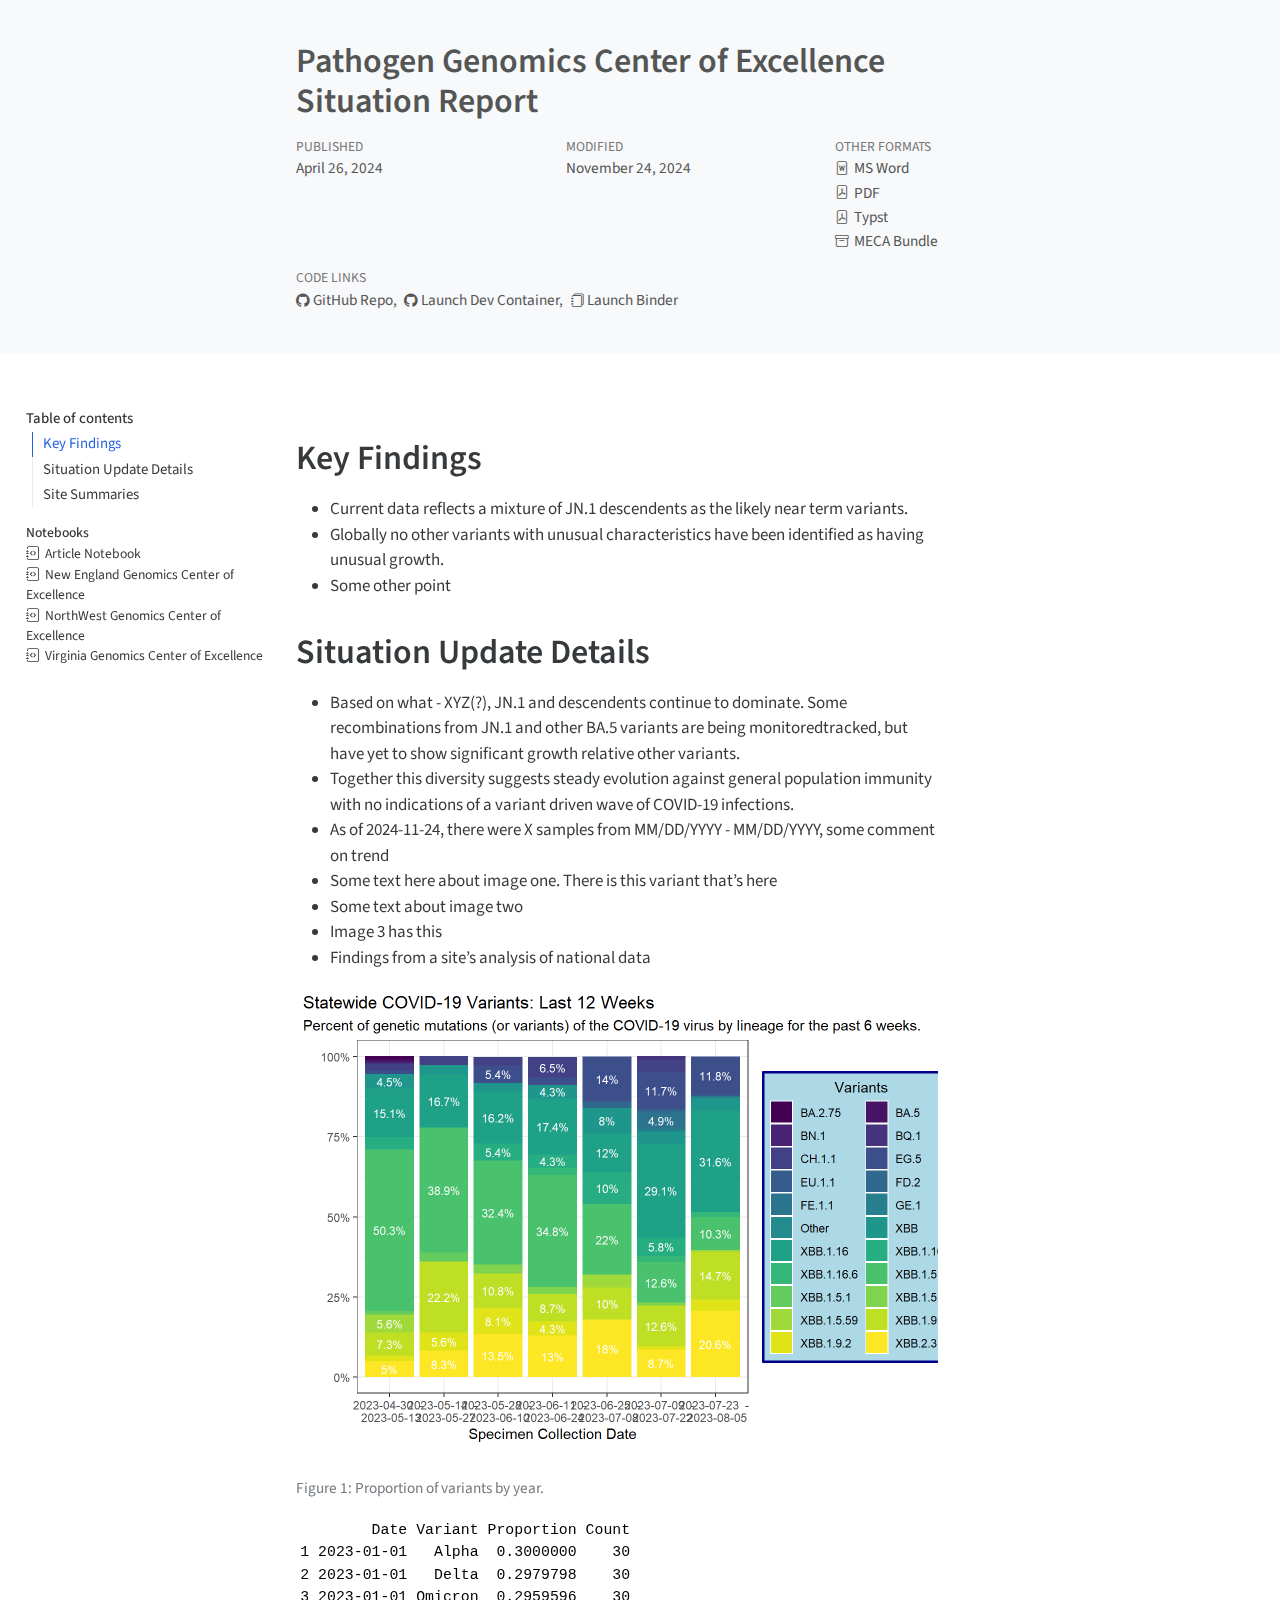
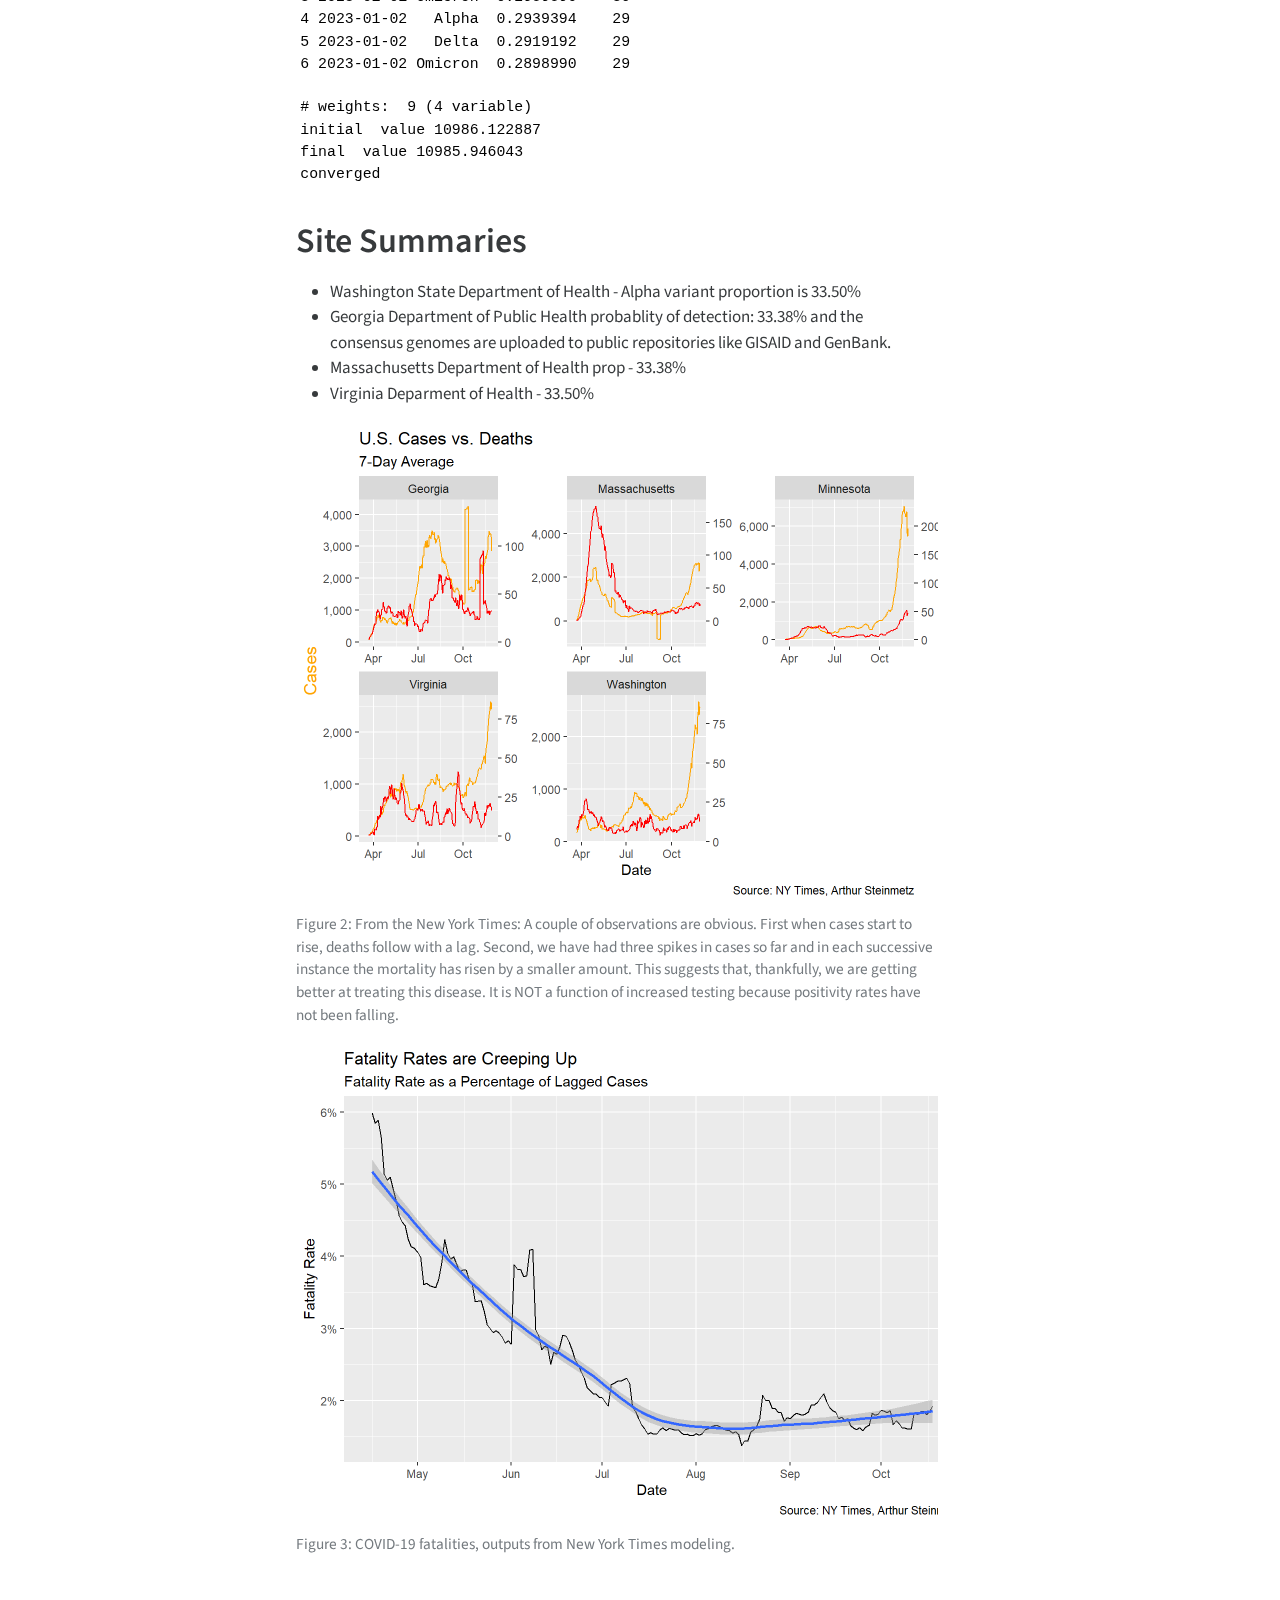
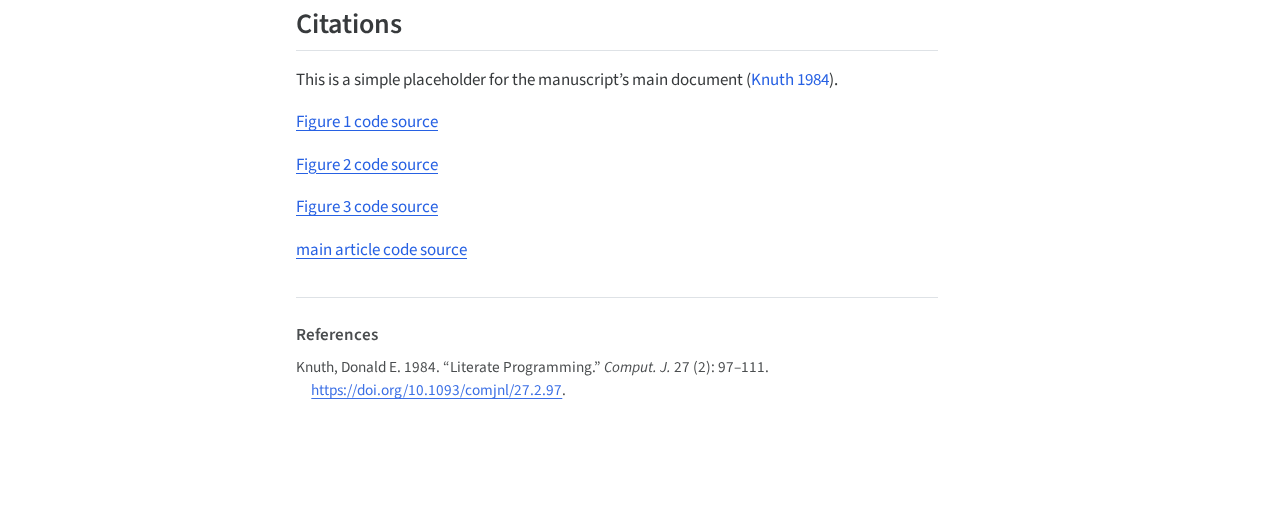
<file: index.html>
<!DOCTYPE html>
<html xmlns="http://www.w3.org/1999/xhtml" lang="en" xml:lang="en"><head>

<meta charset="utf-8">
<meta name="generator" content="quarto-1.5.22">

<meta name="viewport" content="width=device-width, initial-scale=1.0, user-scalable=yes">

<meta name="dcterms.date" content="2024-04-26">

<title>Pathogen Genomics Center of Excellence Situation Report</title>
<style>
code{white-space: pre-wrap;}
span.smallcaps{font-variant: small-caps;}
div.columns{display: flex; gap: min(4vw, 1.5em);}
div.column{flex: auto; overflow-x: auto;}
div.hanging-indent{margin-left: 1.5em; text-indent: -1.5em;}
ul.task-list{list-style: none;}
ul.task-list li input[type="checkbox"] {
  width: 0.8em;
  margin: 0 0.8em 0.2em -1em; /* quarto-specific, see https://github.com/quarto-dev/quarto-cli/issues/4556 */ 
  vertical-align: middle;
}
/* CSS for citations */
div.csl-bib-body { }
div.csl-entry {
  clear: both;
  margin-bottom: 0em;
}
.hanging-indent div.csl-entry {
  margin-left:2em;
  text-indent:-2em;
}
div.csl-left-margin {
  min-width:2em;
  float:left;
}
div.csl-right-inline {
  margin-left:2em;
  padding-left:1em;
}
div.csl-indent {
  margin-left: 2em;
}</style>


<script src="site_libs/clipboard/clipboard.min.js"></script>
<script src="site_libs/quarto-html/quarto.js"></script>
<script src="site_libs/quarto-html/popper.min.js"></script>
<script src="site_libs/quarto-html/tippy.umd.min.js"></script>
<script src="site_libs/quarto-html/anchor.min.js"></script>
<link href="site_libs/quarto-html/tippy.css" rel="stylesheet">
<link href="site_libs/quarto-html/quarto-syntax-highlighting.css" rel="stylesheet" id="quarto-text-highlighting-styles">
<script src="site_libs/bootstrap/bootstrap.min.js"></script>
<link href="site_libs/bootstrap/bootstrap-icons.css" rel="stylesheet">
<link href="site_libs/bootstrap/bootstrap.min.css" rel="stylesheet" id="quarto-bootstrap" data-mode="light">
<script src="site_libs/quarto-contrib/glightbox/glightbox.min.js"></script>
<link href="site_libs/quarto-contrib/glightbox/glightbox.min.css" rel="stylesheet">
<link href="site_libs/quarto-contrib/glightbox/lightbox.css" rel="stylesheet">
<script async="" src="https://hypothes.is/embed.js"></script>
<script>
  window.document.addEventListener("DOMContentLoaded", function (_event) {
    document.body.classList.add('hypothesis-enabled');
  });
</script>


<meta name="citation_title" content="Pathogen Genomics Center of Excellence Situation Report">
<meta name="citation_publication_date" content="2024-04-26">
<meta name="citation_cover_date" content="2024-04-26">
<meta name="citation_year" content="2024">
<meta name="citation_online_date" content="2024-04-26">
<meta name="citation_language" content="en">
<meta name="citation_reference" content="citation_title=Literate programming;,citation_author=Donald E. Knuth;,citation_publication_date=1984-05;,citation_cover_date=1984-05;,citation_year=1984;,citation_fulltext_html_url=https://doi.org/10.1093/comjnl/27.2.97;,citation_issue=2;,citation_doi=10.1093/comjnl/27.2.97;,citation_issn=0010-4620;,citation_volume=27;,citation_journal_title=Comput. J.;,citation_publisher=Oxford University Press, Inc.;">
</head>

<body>

<header id="title-block-header" class="quarto-title-block default toc-left page-columns page-full">
  <div class="quarto-title-banner page-columns page-full">
    <div class="quarto-title column-body">
      <h1 class="title">Pathogen Genomics Center of Excellence Situation Report</h1>
          </div>

    
    <div class="quarto-title-meta-container">
      <div class="quarto-title-meta-column-start">
        
        <div class="quarto-title-meta">

                
                <div>
            <div class="quarto-title-meta-heading">Published</div>
            <div class="quarto-title-meta-contents">
              <p class="date">April 26, 2024</p>
            </div>
          </div>
          
                <div>
            <div class="quarto-title-meta-heading">Modified</div>
            <div class="quarto-title-meta-contents">
              <p class="date-modified">November 24, 2024</p>
            </div>
          </div>
                
              </div>
      </div>
      <div class="quarto-title-meta-column-end quarto-other-formats-target">
      <div class="quarto-alternate-formats"><div class="quarto-title-meta-heading">Other Formats</div><div class="quarto-title-meta-contents"><p><a href="index.docx"><i class="bi bi-file-word"></i>MS Word</a></p></div><div class="quarto-title-meta-contents"><p><a href="report.pdf"><i class="bi bi-file-pdf"></i>PDF</a></p></div><div class="quarto-title-meta-contents"><p><a href="typst-report.pdf"><i class="bi bi-file-pdf"></i>Typst</a></p></div><div class="quarto-title-meta-contents"><p><a href="index-meca.zip" data-meca-link="true"><i class="bi bi-archive"></i>MECA Bundle</a></p></div></div></div>
    </div>



    <div class="quarto-other-links-text-target">
    <div class="quarto-code-links"><div class="quarto-title-meta-heading">Code Links</div><div class="quarto-title-meta-contents"><span style="padding-right: 0.5em;"><a href="https://github.com/coe-test-org/sitrep-demo/" target="_blank"><i class="bi bi-github"></i>GitHub Repo</a>,</span><span style="padding-right: 0.5em;"><a href="https://github.com/codespaces/new/coe-test-org/sitrep-demo?resume=1" target="_blank"><i class="bi bi-github"></i>Launch Dev Container</a>,</span><span><a href="https://mybinder.org/v2/gh/coe-test-org/sitrep-demo/HEAD?urlpath=rstudio" target="_blank"><i class="bi bi-journals"></i>Launch Binder</a></span></div></div></div>  </div>
</header><div id="quarto-content" class="page-columns page-rows-contents page-layout-article toc-left">
<div id="quarto-sidebar-toc-left" class="sidebar toc-left">
  <nav id="TOC" role="doc-toc" class="toc-active">
    <h2 id="toc-title">Table of contents</h2>
   
  <ul>
  <li><a href="#key-findings" id="toc-key-findings" class="nav-link active" data-scroll-target="#key-findings">Key Findings</a></li>
  <li><a href="#situation-update-details" id="toc-situation-update-details" class="nav-link" data-scroll-target="#situation-update-details">Situation Update Details</a></li>
  <li><a href="#site-summaries" id="toc-site-summaries" class="nav-link" data-scroll-target="#site-summaries">Site Summaries</a>
  <ul class="collapse">
  <li><a href="#citations" id="toc-citations" class="nav-link" data-scroll-target="#citations">Citations</a></li>
  </ul></li>
  </ul>
<div class="quarto-alternate-notebooks"><h2>Notebooks</h2><ul><li><a href="index-preview.html"><i class="bi bi-journal-code"></i>Article Notebook</a></li><li><a href="notebooks\necoe-preview.html"><i class="bi bi-journal-code"></i>New England Genomics Center of Excellence</a></li><li><a href="notebooks\nwcoe-preview.html"><i class="bi bi-journal-code"></i>NorthWest Genomics Center of Excellence</a></li><li><a href="notebooks\vacoe-preview.html"><i class="bi bi-journal-code"></i>Virginia Genomics Center of Excellence</a></li></ul></div></nav>
</div>
<div id="quarto-margin-sidebar" class="sidebar margin-sidebar zindex-bottom">
</div>
<main class="content quarto-banner-title-block" id="quarto-document-content">



  


<section id="key-findings" class="level1">
<h1>Key Findings</h1>
<ul>
<li>Current data reflects a mixture of JN.1 descendents as the likely near term variants.<br>
</li>
<li>Globally no other variants with unusual characteristics have been identified as having unusual growth.</li>
<li>Some other point</li>
</ul>
</section>
<section id="situation-update-details" class="level1">
<h1>Situation Update Details</h1>
<ul>
<li>Based on what - XYZ(?), JN.1 and descendents continue to dominate. Some recombinations from JN.1 and other BA.5 variants are being monitoredtracked, but have yet to show significant growth relative other variants.</li>
<li>Together this diversity suggests steady evolution against general population immunity with no indications of a variant driven wave of COVID-19 infections.</li>
<li>As of 2024-11-24, there were X samples from MM/DD/YYYY - MM/DD/YYYY, some comment on trend</li>
<li>Some text here about image one. There is this variant that’s here</li>
<li>Some text about image two</li>
<li>Image 3 has this</li>
<li>Findings from a site’s analysis of national data</li>
</ul>
<div class="quarto-embed-nb-cell">
<div id="cell-fig-countprop" class="cell">
<div class="cell-output cell-output-display">
<div id="fig-countprop" class="quarto-figure quarto-figure-center quarto-float anchored">
<figure class="quarto-float quarto-float-fig figure">
<div aria-describedby="fig-countprop-caption-0ceaefa1-69ba-4598-a22c-09a6ac19f8ca">
<a href="index_files/figure-html/notebooks-nwcoe-fig-countprop-output-1.png" class="lightbox" data-gallery="quarto-lightbox-gallery-1" title="Figure&nbsp;1: Proportion of variants by year."><img src="index_files/figure-html/notebooks-nwcoe-fig-countprop-output-1.png" width="672" height="480" class="figure-img"></a>
</div>
<figcaption class="quarto-float-caption-bottom quarto-float-caption quarto-float-fig" id="fig-countprop-caption-0ceaefa1-69ba-4598-a22c-09a6ac19f8ca">
Figure&nbsp;1: Proportion of variants by year.
</figcaption>
</figure>
</div>
</div>
</div>
</div>
<div class="cell">
<div class="cell-output cell-output-stdout">
<pre><code>        Date Variant Proportion Count
1 2023-01-01   Alpha  0.3000000    30
2 2023-01-01   Delta  0.2979798    30
3 2023-01-01 Omicron  0.2959596    30
4 2023-01-02   Alpha  0.2939394    29
5 2023-01-02   Delta  0.2919192    29
6 2023-01-02 Omicron  0.2898990    29</code></pre>
</div>
<div class="cell-output cell-output-stdout">
<pre><code># weights:  9 (4 variable)
initial  value 10986.122887 
final  value 10985.946043 
converged</code></pre>
</div>
</div>
</section>
<section id="site-summaries" class="level1">
<h1>Site Summaries</h1>
<ul>
<li>Washington State Department of Health - Alpha variant proportion is 33.50%</li>
<li>Georgia Department of Public Health probablity of detection: 33.38% and the consensus genomes are uploaded to public repositories like GISAID and GenBank.</li>
<li>Massachusetts Department of Health prop - 33.38%</li>
<li>Virginia Deparment of Health - 33.50%</li>
</ul>
<div class="quarto-embed-nb-cell">
<div id="cell-fig-state-analysis" class="cell" data-message="false">
<div class="cell-output cell-output-display">
<div id="fig-state-analysis" class="quarto-figure quarto-figure-center quarto-float anchored">
<figure class="quarto-float quarto-float-fig figure">
<div aria-describedby="fig-state-analysis-caption-0ceaefa1-69ba-4598-a22c-09a6ac19f8ca">
<a href="index_files/figure-html/notebooks-necoe-fig-state-analysis-output-2.png" class="lightbox" data-gallery="quarto-lightbox-gallery-2" title="Figure&nbsp;2: From the New York Times: A couple of observations are obvious. First when cases start to rise, deaths follow with a lag. Second, we have had three spikes in cases so far and in each successive instance the mortality has risen by a smaller amount. This suggests that, thankfully, we are getting better at treating this disease. It is NOT a function of increased testing because positivity rates have not been falling."><img src="index_files/figure-html/notebooks-necoe-fig-state-analysis-output-2.png" width="672" height="480" class="figure-img"></a>
</div>
<figcaption class="quarto-float-caption-bottom quarto-float-caption quarto-float-fig" id="fig-state-analysis-caption-0ceaefa1-69ba-4598-a22c-09a6ac19f8ca">
Figure&nbsp;2: From the New York Times: A couple of observations are obvious. First when cases start to rise, deaths follow with a lag. Second, we have had three spikes in cases so far and in each successive instance the mortality has risen by a smaller amount. This suggests that, thankfully, we are getting better at treating this disease. It is NOT a function of increased testing because positivity rates have not been falling.
</figcaption>
</figure>
</div>
</div>
</div>
</div>
<div class="quarto-embed-nb-cell">
<div id="cell-fig-fatality-plot" class="cell" data-message="false">
<div class="cell-output cell-output-display">
<div id="fig-fatality-plot" class="quarto-figure quarto-figure-center quarto-float anchored">
<figure class="quarto-float quarto-float-fig figure">
<div aria-describedby="fig-fatality-plot-caption-0ceaefa1-69ba-4598-a22c-09a6ac19f8ca">
<a href="index_files/figure-html/notebooks-vacoe-fig-fatality-plot-output-2.png" class="lightbox" data-gallery="quarto-lightbox-gallery-3" title="Figure&nbsp;3: COVID-19 fatalities, outputs from New York Times modeling."><img src="index_files/figure-html/notebooks-vacoe-fig-fatality-plot-output-2.png" width="672" height="480" class="figure-img"></a>
</div>
<figcaption class="quarto-float-caption-bottom quarto-float-caption quarto-float-fig" id="fig-fatality-plot-caption-0ceaefa1-69ba-4598-a22c-09a6ac19f8ca">
Figure&nbsp;3: COVID-19 fatalities, outputs from New York Times modeling.
</figcaption>
</figure>
</div>
</div>
</div>
</div>
<section id="citations" class="level2">
<h2 class="anchored" data-anchor-id="citations">Citations</h2>
<p>This is a simple placeholder for the manuscript’s main document <span class="citation" data-cites="knuth84">(<a href="#ref-knuth84" role="doc-biblioref">Knuth 1984</a>)</span>.</p>
<p><a href="https://coe-test-org.github.io/sitrep-demo/notebooks/nwcoe-preview.html#cell-fig-countprop"><span class="quarto-xref">Figure&nbsp;1</span> code source</a></p>
<p><a href="https://coe-test-org.github.io/sitrep-demo/notebooks/necoe-preview.html#cell-fig-state-analysis"><span class="quarto-xref">Figure&nbsp;2</span> code source</a></p>
<p><a href="https://coe-test-org.github.io/sitrep-demo/notebooks/vacoe-preview.html#cell-fig-fatality-plot"><span class="quarto-xref">Figure&nbsp;3</span> code source</a></p>
<p><a href="https://coe-test-org.github.io/sitrep-demo/index-preview.html">main article code source</a></p>

</section>
</section>

<div id="quarto-appendix" class="default"><section class="quarto-appendix-contents" role="doc-bibliography" id="quarto-bibliography"><h2 class="anchored quarto-appendix-heading">References</h2><div id="refs" class="references csl-bib-body hanging-indent" data-entry-spacing="0" role="list">
<div id="ref-knuth84" class="csl-entry" role="listitem">
Knuth, Donald E. 1984. <span>“Literate Programming.”</span> <em>Comput. J.</em> 27 (2): 97–111. <a href="https://doi.org/10.1093/comjnl/27.2.97">https://doi.org/10.1093/comjnl/27.2.97</a>.
</div>
</div></section></div></main>
<!-- /main column -->
<script id="quarto-html-after-body" type="application/javascript">
window.document.addEventListener("DOMContentLoaded", function (event) {
  const toggleBodyColorMode = (bsSheetEl) => {
    const mode = bsSheetEl.getAttribute("data-mode");
    const bodyEl = window.document.querySelector("body");
    if (mode === "dark") {
      bodyEl.classList.add("quarto-dark");
      bodyEl.classList.remove("quarto-light");
    } else {
      bodyEl.classList.add("quarto-light");
      bodyEl.classList.remove("quarto-dark");
    }
  }
  const toggleBodyColorPrimary = () => {
    const bsSheetEl = window.document.querySelector("link#quarto-bootstrap");
    if (bsSheetEl) {
      toggleBodyColorMode(bsSheetEl);
    }
  }
  toggleBodyColorPrimary();  
  const icon = "";
  const anchorJS = new window.AnchorJS();
  anchorJS.options = {
    placement: 'right',
    icon: icon
  };
  anchorJS.add('.anchored');
  const isCodeAnnotation = (el) => {
    for (const clz of el.classList) {
      if (clz.startsWith('code-annotation-')) {                     
        return true;
      }
    }
    return false;
  }
  const clipboard = new window.ClipboardJS('.code-copy-button', {
    text: function(trigger) {
      const codeEl = trigger.previousElementSibling.cloneNode(true);
      for (const childEl of codeEl.children) {
        if (isCodeAnnotation(childEl)) {
          childEl.remove();
        }
      }
      return codeEl.innerText;
    }
  });
  clipboard.on('success', function(e) {
    // button target
    const button = e.trigger;
    // don't keep focus
    button.blur();
    // flash "checked"
    button.classList.add('code-copy-button-checked');
    var currentTitle = button.getAttribute("title");
    button.setAttribute("title", "Copied!");
    let tooltip;
    if (window.bootstrap) {
      button.setAttribute("data-bs-toggle", "tooltip");
      button.setAttribute("data-bs-placement", "left");
      button.setAttribute("data-bs-title", "Copied!");
      tooltip = new bootstrap.Tooltip(button, 
        { trigger: "manual", 
          customClass: "code-copy-button-tooltip",
          offset: [0, -8]});
      tooltip.show();    
    }
    setTimeout(function() {
      if (tooltip) {
        tooltip.hide();
        button.removeAttribute("data-bs-title");
        button.removeAttribute("data-bs-toggle");
        button.removeAttribute("data-bs-placement");
      }
      button.setAttribute("title", currentTitle);
      button.classList.remove('code-copy-button-checked');
    }, 1000);
    // clear code selection
    e.clearSelection();
  });
    var localhostRegex = new RegExp(/^(?:http|https):\/\/localhost\:?[0-9]*\//);
    var mailtoRegex = new RegExp(/^mailto:/);
      var filterRegex = new RegExp('/' + window.location.host + '/');
    var isInternal = (href) => {
        return filterRegex.test(href) || localhostRegex.test(href) || mailtoRegex.test(href);
    }
    // Inspect non-navigation links and adorn them if external
 	var links = window.document.querySelectorAll('a[href]:not(.nav-link):not(.navbar-brand):not(.toc-action):not(.sidebar-link):not(.sidebar-item-toggle):not(.pagination-link):not(.no-external):not([aria-hidden]):not(.dropdown-item):not(.quarto-navigation-tool)');
    for (var i=0; i<links.length; i++) {
      const link = links[i];
      if (!isInternal(link.href)) {
        // undo the damage that might have been done by quarto-nav.js in the case of
        // links that we want to consider external
        if (link.dataset.originalHref !== undefined) {
          link.href = link.dataset.originalHref;
        }
      }
    }
  function tippyHover(el, contentFn, onTriggerFn, onUntriggerFn) {
    const config = {
      allowHTML: true,
      maxWidth: 500,
      delay: 100,
      arrow: false,
      appendTo: function(el) {
          return el.parentElement;
      },
      interactive: true,
      interactiveBorder: 10,
      theme: 'quarto',
      placement: 'bottom-start',
    };
    if (contentFn) {
      config.content = contentFn;
    }
    if (onTriggerFn) {
      config.onTrigger = onTriggerFn;
    }
    if (onUntriggerFn) {
      config.onUntrigger = onUntriggerFn;
    }
    window.tippy(el, config); 
  }
  const noterefs = window.document.querySelectorAll('a[role="doc-noteref"]');
  for (var i=0; i<noterefs.length; i++) {
    const ref = noterefs[i];
    tippyHover(ref, function() {
      // use id or data attribute instead here
      let href = ref.getAttribute('data-footnote-href') || ref.getAttribute('href');
      try { href = new URL(href).hash; } catch {}
      const id = href.replace(/^#\/?/, "");
      const note = window.document.getElementById(id);
      if (note) {
        return note.innerHTML;
      } else {
        return "";
      }
    });
  }
  const xrefs = window.document.querySelectorAll('a.quarto-xref');
  const processXRef = (id, note) => {
    // Strip column container classes
    const stripColumnClz = (el) => {
      el.classList.remove("page-full", "page-columns");
      if (el.children) {
        for (const child of el.children) {
          stripColumnClz(child);
        }
      }
    }
    stripColumnClz(note)
    if (id === null || id.startsWith('sec-')) {
      // Special case sections, only their first couple elements
      const container = document.createElement("div");
      if (note.children && note.children.length > 2) {
        container.appendChild(note.children[0].cloneNode(true));
        for (let i = 1; i < note.children.length; i++) {
          const child = note.children[i];
          if (child.tagName === "P" && child.innerText === "") {
            continue;
          } else {
            container.appendChild(child.cloneNode(true));
            break;
          }
        }
        if (window.Quarto?.typesetMath) {
          window.Quarto.typesetMath(container);
        }
        return container.innerHTML
      } else {
        if (window.Quarto?.typesetMath) {
          window.Quarto.typesetMath(note);
        }
        return note.innerHTML;
      }
    } else {
      // Remove any anchor links if they are present
      const anchorLink = note.querySelector('a.anchorjs-link');
      if (anchorLink) {
        anchorLink.remove();
      }
      if (window.Quarto?.typesetMath) {
        window.Quarto.typesetMath(note);
      }
      // TODO in 1.5, we should make sure this works without a callout special case
      if (note.classList.contains("callout")) {
        return note.outerHTML;
      } else {
        return note.innerHTML;
      }
    }
  }
  for (var i=0; i<xrefs.length; i++) {
    const xref = xrefs[i];
    tippyHover(xref, undefined, function(instance) {
      instance.disable();
      let url = xref.getAttribute('href');
      let hash = undefined; 
      if (url.startsWith('#')) {
        hash = url;
      } else {
        try { hash = new URL(url).hash; } catch {}
      }
      if (hash) {
        const id = hash.replace(/^#\/?/, "");
        const note = window.document.getElementById(id);
        if (note !== null) {
          try {
            const html = processXRef(id, note.cloneNode(true));
            instance.setContent(html);
          } finally {
            instance.enable();
            instance.show();
          }
        } else {
          // See if we can fetch this
          fetch(url.split('#')[0])
          .then(res => res.text())
          .then(html => {
            const parser = new DOMParser();
            const htmlDoc = parser.parseFromString(html, "text/html");
            const note = htmlDoc.getElementById(id);
            if (note !== null) {
              const html = processXRef(id, note);
              instance.setContent(html);
            } 
          }).finally(() => {
            instance.enable();
            instance.show();
          });
        }
      } else {
        // See if we can fetch a full url (with no hash to target)
        // This is a special case and we should probably do some content thinning / targeting
        fetch(url)
        .then(res => res.text())
        .then(html => {
          const parser = new DOMParser();
          const htmlDoc = parser.parseFromString(html, "text/html");
          const note = htmlDoc.querySelector('main.content');
          if (note !== null) {
            // This should only happen for chapter cross references
            // (since there is no id in the URL)
            // remove the first header
            if (note.children.length > 0 && note.children[0].tagName === "HEADER") {
              note.children[0].remove();
            }
            const html = processXRef(null, note);
            instance.setContent(html);
          } 
        }).finally(() => {
          instance.enable();
          instance.show();
        });
      }
    }, function(instance) {
    });
  }
      let selectedAnnoteEl;
      const selectorForAnnotation = ( cell, annotation) => {
        let cellAttr = 'data-code-cell="' + cell + '"';
        let lineAttr = 'data-code-annotation="' +  annotation + '"';
        const selector = 'span[' + cellAttr + '][' + lineAttr + ']';
        return selector;
      }
      const selectCodeLines = (annoteEl) => {
        const doc = window.document;
        const targetCell = annoteEl.getAttribute("data-target-cell");
        const targetAnnotation = annoteEl.getAttribute("data-target-annotation");
        const annoteSpan = window.document.querySelector(selectorForAnnotation(targetCell, targetAnnotation));
        const lines = annoteSpan.getAttribute("data-code-lines").split(",");
        const lineIds = lines.map((line) => {
          return targetCell + "-" + line;
        })
        let top = null;
        let height = null;
        let parent = null;
        if (lineIds.length > 0) {
            //compute the position of the single el (top and bottom and make a div)
            const el = window.document.getElementById(lineIds[0]);
            top = el.offsetTop;
            height = el.offsetHeight;
            parent = el.parentElement.parentElement;
          if (lineIds.length > 1) {
            const lastEl = window.document.getElementById(lineIds[lineIds.length - 1]);
            const bottom = lastEl.offsetTop + lastEl.offsetHeight;
            height = bottom - top;
          }
          if (top !== null && height !== null && parent !== null) {
            // cook up a div (if necessary) and position it 
            let div = window.document.getElementById("code-annotation-line-highlight");
            if (div === null) {
              div = window.document.createElement("div");
              div.setAttribute("id", "code-annotation-line-highlight");
              div.style.position = 'absolute';
              parent.appendChild(div);
            }
            div.style.top = top - 2 + "px";
            div.style.height = height + 4 + "px";
            div.style.left = 0;
            let gutterDiv = window.document.getElementById("code-annotation-line-highlight-gutter");
            if (gutterDiv === null) {
              gutterDiv = window.document.createElement("div");
              gutterDiv.setAttribute("id", "code-annotation-line-highlight-gutter");
              gutterDiv.style.position = 'absolute';
              const codeCell = window.document.getElementById(targetCell);
              const gutter = codeCell.querySelector('.code-annotation-gutter');
              gutter.appendChild(gutterDiv);
            }
            gutterDiv.style.top = top - 2 + "px";
            gutterDiv.style.height = height + 4 + "px";
          }
          selectedAnnoteEl = annoteEl;
        }
      };
      const unselectCodeLines = () => {
        const elementsIds = ["code-annotation-line-highlight", "code-annotation-line-highlight-gutter"];
        elementsIds.forEach((elId) => {
          const div = window.document.getElementById(elId);
          if (div) {
            div.remove();
          }
        });
        selectedAnnoteEl = undefined;
      };
        // Handle positioning of the toggle
    window.addEventListener(
      "resize",
      throttle(() => {
        elRect = undefined;
        if (selectedAnnoteEl) {
          selectCodeLines(selectedAnnoteEl);
        }
      }, 10)
    );
    function throttle(fn, ms) {
    let throttle = false;
    let timer;
      return (...args) => {
        if(!throttle) { // first call gets through
            fn.apply(this, args);
            throttle = true;
        } else { // all the others get throttled
            if(timer) clearTimeout(timer); // cancel #2
            timer = setTimeout(() => {
              fn.apply(this, args);
              timer = throttle = false;
            }, ms);
        }
      };
    }
      // Attach click handler to the DT
      const annoteDls = window.document.querySelectorAll('dt[data-target-cell]');
      for (const annoteDlNode of annoteDls) {
        annoteDlNode.addEventListener('click', (event) => {
          const clickedEl = event.target;
          if (clickedEl !== selectedAnnoteEl) {
            unselectCodeLines();
            const activeEl = window.document.querySelector('dt[data-target-cell].code-annotation-active');
            if (activeEl) {
              activeEl.classList.remove('code-annotation-active');
            }
            selectCodeLines(clickedEl);
            clickedEl.classList.add('code-annotation-active');
          } else {
            // Unselect the line
            unselectCodeLines();
            clickedEl.classList.remove('code-annotation-active');
          }
        });
      }
  const findCites = (el) => {
    const parentEl = el.parentElement;
    if (parentEl) {
      const cites = parentEl.dataset.cites;
      if (cites) {
        return {
          el,
          cites: cites.split(' ')
        };
      } else {
        return findCites(el.parentElement)
      }
    } else {
      return undefined;
    }
  };
  var bibliorefs = window.document.querySelectorAll('a[role="doc-biblioref"]');
  for (var i=0; i<bibliorefs.length; i++) {
    const ref = bibliorefs[i];
    const citeInfo = findCites(ref);
    if (citeInfo) {
      tippyHover(citeInfo.el, function() {
        var popup = window.document.createElement('div');
        citeInfo.cites.forEach(function(cite) {
          var citeDiv = window.document.createElement('div');
          citeDiv.classList.add('hanging-indent');
          citeDiv.classList.add('csl-entry');
          var biblioDiv = window.document.getElementById('ref-' + cite);
          if (biblioDiv) {
            citeDiv.innerHTML = biblioDiv.innerHTML;
          }
          popup.appendChild(citeDiv);
        });
        return popup.innerHTML;
      });
    }
  }
});
</script>
</div> <!-- /content -->
<script>var lightboxQuarto = GLightbox({"loop":false,"openEffect":"zoom","selector":".lightbox","closeEffect":"zoom","descPosition":"bottom"});
window.onload = () => {
  lightboxQuarto.on('slide_before_load', (data) => {
    const { slideIndex, slideNode, slideConfig, player, trigger } = data;
    const href = trigger.getAttribute('href');
    if (href !== null) {
      const imgEl = window.document.querySelector(`a[href="${href}"] img`);
      if (imgEl !== null) {
        const srcAttr = imgEl.getAttribute("src");
        if (srcAttr && srcAttr.startsWith("data:")) {
          slideConfig.href = srcAttr;
        }
      }
    } 
  });

  lightboxQuarto.on('slide_after_load', (data) => {
    const { slideIndex, slideNode, slideConfig, player, trigger } = data;
    if (window.Quarto?.typesetMath) {
      window.Quarto.typesetMath(slideNode);
    }
  });

};
          </script>




</body></html>
</file>
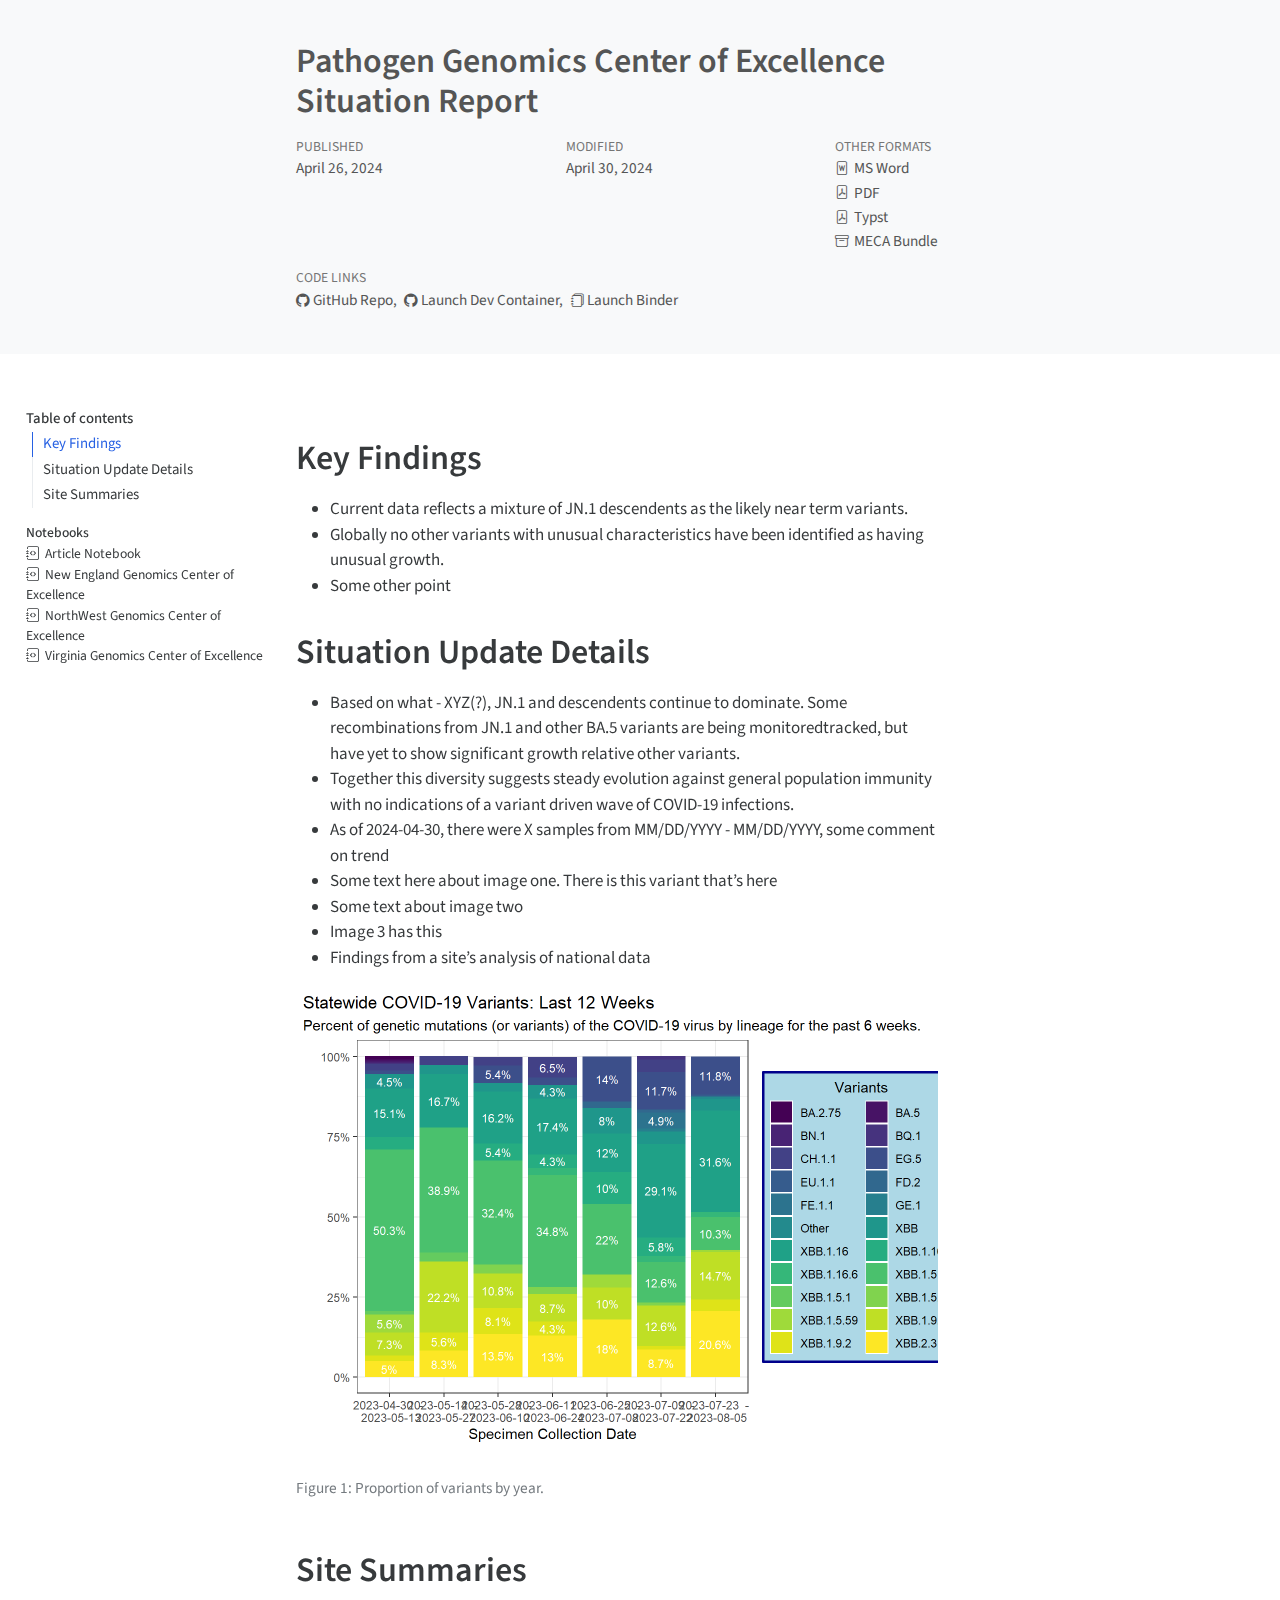
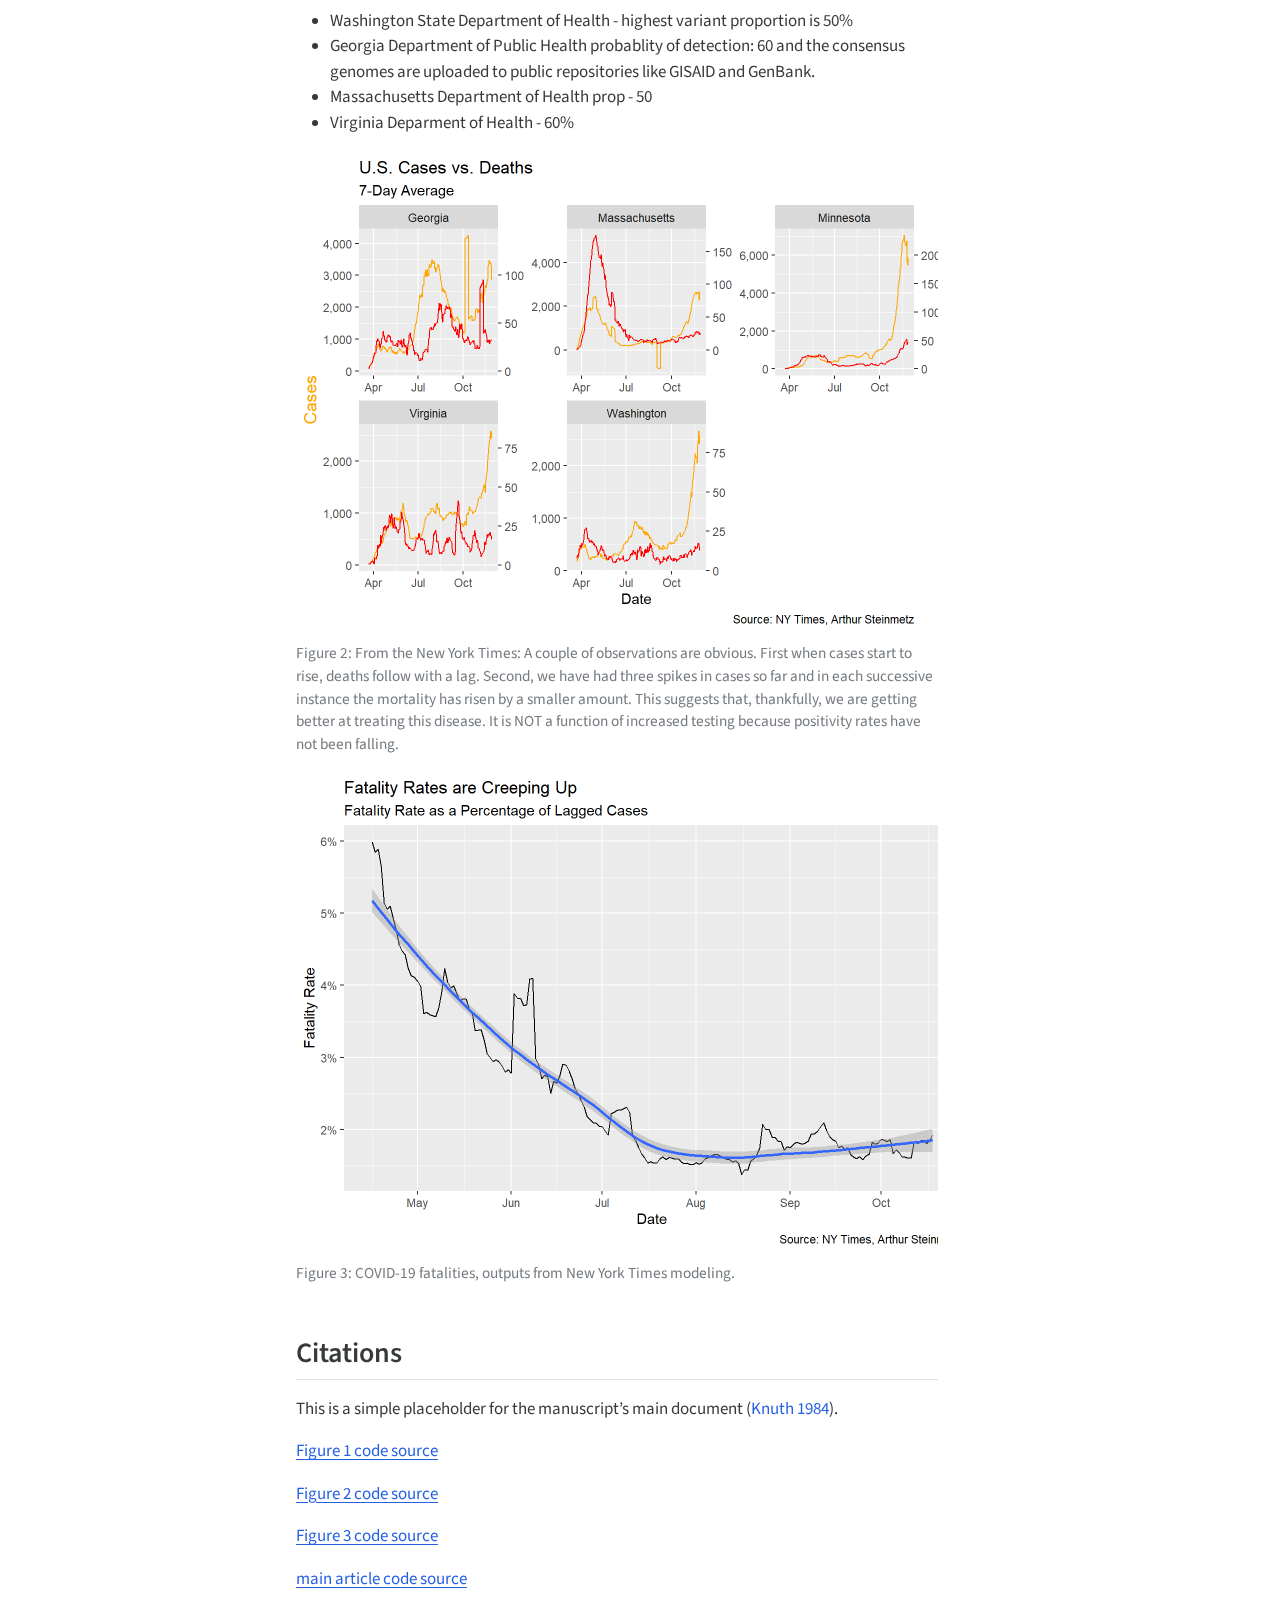
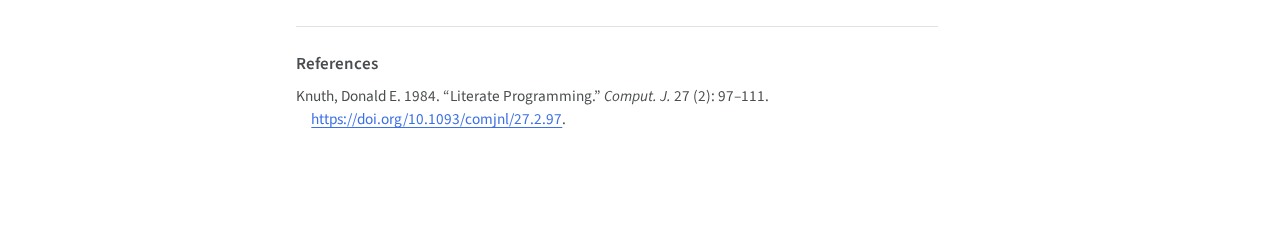
<file: docs/_manuscript/index.html>
<!DOCTYPE html>
<html xmlns="http://www.w3.org/1999/xhtml" lang="en" xml:lang="en"><head>

<meta charset="utf-8">
<meta name="generator" content="quarto-1.5.22">

<meta name="viewport" content="width=device-width, initial-scale=1.0, user-scalable=yes">

<meta name="dcterms.date" content="2024-04-26">

<title>Pathogen Genomics Center of Excellence Situation Report</title>
<style>
code{white-space: pre-wrap;}
span.smallcaps{font-variant: small-caps;}
div.columns{display: flex; gap: min(4vw, 1.5em);}
div.column{flex: auto; overflow-x: auto;}
div.hanging-indent{margin-left: 1.5em; text-indent: -1.5em;}
ul.task-list{list-style: none;}
ul.task-list li input[type="checkbox"] {
  width: 0.8em;
  margin: 0 0.8em 0.2em -1em; /* quarto-specific, see https://github.com/quarto-dev/quarto-cli/issues/4556 */ 
  vertical-align: middle;
}
/* CSS for citations */
div.csl-bib-body { }
div.csl-entry {
  clear: both;
  margin-bottom: 0em;
}
.hanging-indent div.csl-entry {
  margin-left:2em;
  text-indent:-2em;
}
div.csl-left-margin {
  min-width:2em;
  float:left;
}
div.csl-right-inline {
  margin-left:2em;
  padding-left:1em;
}
div.csl-indent {
  margin-left: 2em;
}</style>


<script src="site_libs/clipboard/clipboard.min.js"></script>
<script src="site_libs/quarto-html/quarto.js"></script>
<script src="site_libs/quarto-html/popper.min.js"></script>
<script src="site_libs/quarto-html/tippy.umd.min.js"></script>
<script src="site_libs/quarto-html/anchor.min.js"></script>
<link href="site_libs/quarto-html/tippy.css" rel="stylesheet">
<link href="site_libs/quarto-html/quarto-syntax-highlighting.css" rel="stylesheet" id="quarto-text-highlighting-styles">
<script src="site_libs/bootstrap/bootstrap.min.js"></script>
<link href="site_libs/bootstrap/bootstrap-icons.css" rel="stylesheet">
<link href="site_libs/bootstrap/bootstrap.min.css" rel="stylesheet" id="quarto-bootstrap" data-mode="light">
<script src="site_libs/quarto-contrib/glightbox/glightbox.min.js"></script>
<link href="site_libs/quarto-contrib/glightbox/glightbox.min.css" rel="stylesheet">
<link href="site_libs/quarto-contrib/glightbox/lightbox.css" rel="stylesheet">
<script async="" src="https://hypothes.is/embed.js"></script>
<script>
  window.document.addEventListener("DOMContentLoaded", function (_event) {
    document.body.classList.add('hypothesis-enabled');
  });
</script>


<meta name="citation_title" content="Pathogen Genomics Center of Excellence Situation Report">
<meta name="citation_publication_date" content="2024-04-26">
<meta name="citation_cover_date" content="2024-04-26">
<meta name="citation_year" content="2024">
<meta name="citation_online_date" content="2024-04-26">
<meta name="citation_language" content="en">
<meta name="citation_reference" content="citation_title=Literate programming;,citation_author=Donald E. Knuth;,citation_publication_date=1984-05;,citation_cover_date=1984-05;,citation_year=1984;,citation_fulltext_html_url=https://doi.org/10.1093/comjnl/27.2.97;,citation_issue=2;,citation_doi=10.1093/comjnl/27.2.97;,citation_issn=0010-4620;,citation_volume=27;,citation_journal_title=Comput. J.;,citation_publisher=Oxford University Press, Inc.;">
</head>

<body>

<header id="title-block-header" class="quarto-title-block default toc-left page-columns page-full">
  <div class="quarto-title-banner page-columns page-full">
    <div class="quarto-title column-body">
      <h1 class="title">Pathogen Genomics Center of Excellence Situation Report</h1>
          </div>

    
    <div class="quarto-title-meta-container">
      <div class="quarto-title-meta-column-start">
        
        <div class="quarto-title-meta">

                
                <div>
            <div class="quarto-title-meta-heading">Published</div>
            <div class="quarto-title-meta-contents">
              <p class="date">April 26, 2024</p>
            </div>
          </div>
          
                <div>
            <div class="quarto-title-meta-heading">Modified</div>
            <div class="quarto-title-meta-contents">
              <p class="date-modified">April 30, 2024</p>
            </div>
          </div>
                
              </div>
      </div>
      <div class="quarto-title-meta-column-end quarto-other-formats-target">
      <div class="quarto-alternate-formats"><div class="quarto-title-meta-heading">Other Formats</div><div class="quarto-title-meta-contents"><p><a href="index.docx"><i class="bi bi-file-word"></i>MS Word</a></p></div><div class="quarto-title-meta-contents"><p><a href="report.pdf"><i class="bi bi-file-pdf"></i>PDF</a></p></div><div class="quarto-title-meta-contents"><p><a href="typst-report.pdf"><i class="bi bi-file-pdf"></i>Typst</a></p></div><div class="quarto-title-meta-contents"><p><a href="index-meca.zip" data-meca-link="true"><i class="bi bi-archive"></i>MECA Bundle</a></p></div></div></div>
    </div>



    <div class="quarto-other-links-text-target">
    <div class="quarto-code-links"><div class="quarto-title-meta-heading">Code Links</div><div class="quarto-title-meta-contents"><span style="padding-right: 0.5em;"><a href="https://github.com/coe-test-org/sitrep-demo/" target="_blank"><i class="bi bi-github"></i>GitHub Repo</a>,</span><span style="padding-right: 0.5em;"><a href="https://github.com/codespaces/new/coe-test-org/sitrep-demo?resume=1" target="_blank"><i class="bi bi-github"></i>Launch Dev Container</a>,</span><span><a href="https://mybinder.org/v2/gh/coe-test-org/sitrep-demo/HEAD?urlpath=rstudio" target="_blank"><i class="bi bi-journals"></i>Launch Binder</a></span></div></div></div>  </div>
</header><div id="quarto-content" class="page-columns page-rows-contents page-layout-article toc-left">
<div id="quarto-sidebar-toc-left" class="sidebar toc-left">
  <nav id="TOC" role="doc-toc" class="toc-active">
    <h2 id="toc-title">Table of contents</h2>
   
  <ul>
  <li><a href="#key-findings" id="toc-key-findings" class="nav-link active" data-scroll-target="#key-findings">Key Findings</a></li>
  <li><a href="#situation-update-details" id="toc-situation-update-details" class="nav-link" data-scroll-target="#situation-update-details">Situation Update Details</a></li>
  <li><a href="#site-summaries" id="toc-site-summaries" class="nav-link" data-scroll-target="#site-summaries">Site Summaries</a>
  <ul class="collapse">
  <li><a href="#citations" id="toc-citations" class="nav-link" data-scroll-target="#citations">Citations</a></li>
  </ul></li>
  </ul>
<div class="quarto-alternate-notebooks"><h2>Notebooks</h2><ul><li><a href="index-preview.html"><i class="bi bi-journal-code"></i>Article Notebook</a></li><li><a href="notebooks\necoe-preview.html"><i class="bi bi-journal-code"></i>New England Genomics Center of Excellence</a></li><li><a href="notebooks\nwcoe-preview.html"><i class="bi bi-journal-code"></i>NorthWest Genomics Center of Excellence</a></li><li><a href="notebooks\vacoe-preview.html"><i class="bi bi-journal-code"></i>Virginia Genomics Center of Excellence</a></li></ul></div></nav>
</div>
<div id="quarto-margin-sidebar" class="sidebar margin-sidebar zindex-bottom">
</div>
<main class="content quarto-banner-title-block" id="quarto-document-content">



  


<section id="key-findings" class="level1">
<h1>Key Findings</h1>
<ul>
<li>Current data reflects a mixture of JN.1 descendents as the likely near term variants.<br>
</li>
<li>Globally no other variants with unusual characteristics have been identified as having unusual growth.</li>
<li>Some other point</li>
</ul>
</section>
<section id="situation-update-details" class="level1">
<h1>Situation Update Details</h1>
<ul>
<li>Based on what - XYZ(?), JN.1 and descendents continue to dominate. Some recombinations from JN.1 and other BA.5 variants are being monitoredtracked, but have yet to show significant growth relative other variants.</li>
<li>Together this diversity suggests steady evolution against general population immunity with no indications of a variant driven wave of COVID-19 infections.</li>
<li>As of 2024-04-30, there were X samples from MM/DD/YYYY - MM/DD/YYYY, some comment on trend</li>
<li>Some text here about image one. There is this variant that’s here</li>
<li>Some text about image two</li>
<li>Image 3 has this</li>
<li>Findings from a site’s analysis of national data</li>
</ul>
<div class="quarto-embed-nb-cell">
<div id="cell-fig-countprop" class="cell">
<div class="cell-output cell-output-display">
<div id="fig-countprop" class="quarto-figure quarto-figure-center quarto-float anchored">
<figure class="quarto-float quarto-float-fig figure">
<div aria-describedby="fig-countprop-caption-0ceaefa1-69ba-4598-a22c-09a6ac19f8ca">
<a href="index_files/figure-html/notebooks-nwcoe-fig-countprop-output-1.png" class="lightbox" data-gallery="quarto-lightbox-gallery-1" title="Figure&nbsp;1: Proportion of variants by year."><img src="index_files/figure-html/notebooks-nwcoe-fig-countprop-output-1.png" width="672" height="480" class="figure-img"></a>
</div>
<figcaption class="quarto-float-caption-bottom quarto-float-caption quarto-float-fig" id="fig-countprop-caption-0ceaefa1-69ba-4598-a22c-09a6ac19f8ca">
Figure&nbsp;1: Proportion of variants by year.
</figcaption>
</figure>
</div>
</div>
</div>
</div>
</section>
<section id="site-summaries" class="level1">
<h1>Site Summaries</h1>
<ul>
<li>Washington State Department of Health - highest variant proportion is 50%</li>
<li>Georgia Department of Public Health probablity of detection: 60 and the consensus genomes are uploaded to public repositories like GISAID and GenBank.</li>
<li>Massachusetts Department of Health prop - 50</li>
<li>Virginia Deparment of Health - 60%</li>
</ul>
<div class="quarto-embed-nb-cell">
<div id="cell-fig-state-analysis" class="cell" data-message="false">
<div class="cell-output cell-output-display">
<div id="fig-state-analysis" class="quarto-figure quarto-figure-center quarto-float anchored">
<figure class="quarto-float quarto-float-fig figure">
<div aria-describedby="fig-state-analysis-caption-0ceaefa1-69ba-4598-a22c-09a6ac19f8ca">
<a href="index_files/figure-html/notebooks-necoe-fig-state-analysis-output-2.png" class="lightbox" data-gallery="quarto-lightbox-gallery-2" title="Figure&nbsp;2: From the New York Times: A couple of observations are obvious. First when cases start to rise, deaths follow with a lag. Second, we have had three spikes in cases so far and in each successive instance the mortality has risen by a smaller amount. This suggests that, thankfully, we are getting better at treating this disease. It is NOT a function of increased testing because positivity rates have not been falling."><img src="index_files/figure-html/notebooks-necoe-fig-state-analysis-output-2.png" width="672" height="480" class="figure-img"></a>
</div>
<figcaption class="quarto-float-caption-bottom quarto-float-caption quarto-float-fig" id="fig-state-analysis-caption-0ceaefa1-69ba-4598-a22c-09a6ac19f8ca">
Figure&nbsp;2: From the New York Times: A couple of observations are obvious. First when cases start to rise, deaths follow with a lag. Second, we have had three spikes in cases so far and in each successive instance the mortality has risen by a smaller amount. This suggests that, thankfully, we are getting better at treating this disease. It is NOT a function of increased testing because positivity rates have not been falling.
</figcaption>
</figure>
</div>
</div>
</div>
</div>
<div class="quarto-embed-nb-cell">
<div id="cell-fig-fatality-plot" class="cell" data-message="false">
<div class="cell-output cell-output-display">
<div id="fig-fatality-plot" class="quarto-figure quarto-figure-center quarto-float anchored">
<figure class="quarto-float quarto-float-fig figure">
<div aria-describedby="fig-fatality-plot-caption-0ceaefa1-69ba-4598-a22c-09a6ac19f8ca">
<a href="index_files/figure-html/notebooks-vacoe-fig-fatality-plot-output-2.png" class="lightbox" data-gallery="quarto-lightbox-gallery-3" title="Figure&nbsp;3: COVID-19 fatalities, outputs from New York Times modeling."><img src="index_files/figure-html/notebooks-vacoe-fig-fatality-plot-output-2.png" width="672" height="480" class="figure-img"></a>
</div>
<figcaption class="quarto-float-caption-bottom quarto-float-caption quarto-float-fig" id="fig-fatality-plot-caption-0ceaefa1-69ba-4598-a22c-09a6ac19f8ca">
Figure&nbsp;3: COVID-19 fatalities, outputs from New York Times modeling.
</figcaption>
</figure>
</div>
</div>
</div>
</div>
<section id="citations" class="level2">
<h2 class="anchored" data-anchor-id="citations">Citations</h2>
<p>This is a simple placeholder for the manuscript’s main document <span class="citation" data-cites="knuth84">(<a href="#ref-knuth84" role="doc-biblioref">Knuth 1984</a>)</span>.</p>
<p><a href="https://coe-test-org.github.io/sitrep-demo/notebooks/nwcoe-preview.html#cell-fig-countprop"><span class="quarto-xref">Figure&nbsp;1</span> code source</a></p>
<p><a href="https://coe-test-org.github.io/sitrep-demo/notebooks/necoe-preview.html#cell-fig-state-analysis"><span class="quarto-xref">Figure&nbsp;2</span> code source</a></p>
<p><a href="https://coe-test-org.github.io/sitrep-demo/notebooks/vacoe-preview.html#cell-fig-fatality-plot"><span class="quarto-xref">Figure&nbsp;3</span> code source</a></p>
<p><a href="https://coe-test-org.github.io/sitrep-demo/index-preview.html">main article code source</a></p>

</section>
</section>

<div id="quarto-appendix" class="default"><section class="quarto-appendix-contents" role="doc-bibliography" id="quarto-bibliography"><h2 class="anchored quarto-appendix-heading">References</h2><div id="refs" class="references csl-bib-body hanging-indent" data-entry-spacing="0" role="list">
<div id="ref-knuth84" class="csl-entry" role="listitem">
Knuth, Donald E. 1984. <span>“Literate Programming.”</span> <em>Comput. J.</em> 27 (2): 97–111. <a href="https://doi.org/10.1093/comjnl/27.2.97">https://doi.org/10.1093/comjnl/27.2.97</a>.
</div>
</div></section></div></main>
<!-- /main column -->
<script id="quarto-html-after-body" type="application/javascript">
window.document.addEventListener("DOMContentLoaded", function (event) {
  const toggleBodyColorMode = (bsSheetEl) => {
    const mode = bsSheetEl.getAttribute("data-mode");
    const bodyEl = window.document.querySelector("body");
    if (mode === "dark") {
      bodyEl.classList.add("quarto-dark");
      bodyEl.classList.remove("quarto-light");
    } else {
      bodyEl.classList.add("quarto-light");
      bodyEl.classList.remove("quarto-dark");
    }
  }
  const toggleBodyColorPrimary = () => {
    const bsSheetEl = window.document.querySelector("link#quarto-bootstrap");
    if (bsSheetEl) {
      toggleBodyColorMode(bsSheetEl);
    }
  }
  toggleBodyColorPrimary();  
  const icon = "";
  const anchorJS = new window.AnchorJS();
  anchorJS.options = {
    placement: 'right',
    icon: icon
  };
  anchorJS.add('.anchored');
  const isCodeAnnotation = (el) => {
    for (const clz of el.classList) {
      if (clz.startsWith('code-annotation-')) {                     
        return true;
      }
    }
    return false;
  }
  const clipboard = new window.ClipboardJS('.code-copy-button', {
    text: function(trigger) {
      const codeEl = trigger.previousElementSibling.cloneNode(true);
      for (const childEl of codeEl.children) {
        if (isCodeAnnotation(childEl)) {
          childEl.remove();
        }
      }
      return codeEl.innerText;
    }
  });
  clipboard.on('success', function(e) {
    // button target
    const button = e.trigger;
    // don't keep focus
    button.blur();
    // flash "checked"
    button.classList.add('code-copy-button-checked');
    var currentTitle = button.getAttribute("title");
    button.setAttribute("title", "Copied!");
    let tooltip;
    if (window.bootstrap) {
      button.setAttribute("data-bs-toggle", "tooltip");
      button.setAttribute("data-bs-placement", "left");
      button.setAttribute("data-bs-title", "Copied!");
      tooltip = new bootstrap.Tooltip(button, 
        { trigger: "manual", 
          customClass: "code-copy-button-tooltip",
          offset: [0, -8]});
      tooltip.show();    
    }
    setTimeout(function() {
      if (tooltip) {
        tooltip.hide();
        button.removeAttribute("data-bs-title");
        button.removeAttribute("data-bs-toggle");
        button.removeAttribute("data-bs-placement");
      }
      button.setAttribute("title", currentTitle);
      button.classList.remove('code-copy-button-checked');
    }, 1000);
    // clear code selection
    e.clearSelection();
  });
    var localhostRegex = new RegExp(/^(?:http|https):\/\/localhost\:?[0-9]*\//);
    var mailtoRegex = new RegExp(/^mailto:/);
      var filterRegex = new RegExp('/' + window.location.host + '/');
    var isInternal = (href) => {
        return filterRegex.test(href) || localhostRegex.test(href) || mailtoRegex.test(href);
    }
    // Inspect non-navigation links and adorn them if external
 	var links = window.document.querySelectorAll('a[href]:not(.nav-link):not(.navbar-brand):not(.toc-action):not(.sidebar-link):not(.sidebar-item-toggle):not(.pagination-link):not(.no-external):not([aria-hidden]):not(.dropdown-item):not(.quarto-navigation-tool)');
    for (var i=0; i<links.length; i++) {
      const link = links[i];
      if (!isInternal(link.href)) {
        // undo the damage that might have been done by quarto-nav.js in the case of
        // links that we want to consider external
        if (link.dataset.originalHref !== undefined) {
          link.href = link.dataset.originalHref;
        }
      }
    }
  function tippyHover(el, contentFn, onTriggerFn, onUntriggerFn) {
    const config = {
      allowHTML: true,
      maxWidth: 500,
      delay: 100,
      arrow: false,
      appendTo: function(el) {
          return el.parentElement;
      },
      interactive: true,
      interactiveBorder: 10,
      theme: 'quarto',
      placement: 'bottom-start',
    };
    if (contentFn) {
      config.content = contentFn;
    }
    if (onTriggerFn) {
      config.onTrigger = onTriggerFn;
    }
    if (onUntriggerFn) {
      config.onUntrigger = onUntriggerFn;
    }
    window.tippy(el, config); 
  }
  const noterefs = window.document.querySelectorAll('a[role="doc-noteref"]');
  for (var i=0; i<noterefs.length; i++) {
    const ref = noterefs[i];
    tippyHover(ref, function() {
      // use id or data attribute instead here
      let href = ref.getAttribute('data-footnote-href') || ref.getAttribute('href');
      try { href = new URL(href).hash; } catch {}
      const id = href.replace(/^#\/?/, "");
      const note = window.document.getElementById(id);
      if (note) {
        return note.innerHTML;
      } else {
        return "";
      }
    });
  }
  const xrefs = window.document.querySelectorAll('a.quarto-xref');
  const processXRef = (id, note) => {
    // Strip column container classes
    const stripColumnClz = (el) => {
      el.classList.remove("page-full", "page-columns");
      if (el.children) {
        for (const child of el.children) {
          stripColumnClz(child);
        }
      }
    }
    stripColumnClz(note)
    if (id === null || id.startsWith('sec-')) {
      // Special case sections, only their first couple elements
      const container = document.createElement("div");
      if (note.children && note.children.length > 2) {
        container.appendChild(note.children[0].cloneNode(true));
        for (let i = 1; i < note.children.length; i++) {
          const child = note.children[i];
          if (child.tagName === "P" && child.innerText === "") {
            continue;
          } else {
            container.appendChild(child.cloneNode(true));
            break;
          }
        }
        if (window.Quarto?.typesetMath) {
          window.Quarto.typesetMath(container);
        }
        return container.innerHTML
      } else {
        if (window.Quarto?.typesetMath) {
          window.Quarto.typesetMath(note);
        }
        return note.innerHTML;
      }
    } else {
      // Remove any anchor links if they are present
      const anchorLink = note.querySelector('a.anchorjs-link');
      if (anchorLink) {
        anchorLink.remove();
      }
      if (window.Quarto?.typesetMath) {
        window.Quarto.typesetMath(note);
      }
      // TODO in 1.5, we should make sure this works without a callout special case
      if (note.classList.contains("callout")) {
        return note.outerHTML;
      } else {
        return note.innerHTML;
      }
    }
  }
  for (var i=0; i<xrefs.length; i++) {
    const xref = xrefs[i];
    tippyHover(xref, undefined, function(instance) {
      instance.disable();
      let url = xref.getAttribute('href');
      let hash = undefined; 
      if (url.startsWith('#')) {
        hash = url;
      } else {
        try { hash = new URL(url).hash; } catch {}
      }
      if (hash) {
        const id = hash.replace(/^#\/?/, "");
        const note = window.document.getElementById(id);
        if (note !== null) {
          try {
            const html = processXRef(id, note.cloneNode(true));
            instance.setContent(html);
          } finally {
            instance.enable();
            instance.show();
          }
        } else {
          // See if we can fetch this
          fetch(url.split('#')[0])
          .then(res => res.text())
          .then(html => {
            const parser = new DOMParser();
            const htmlDoc = parser.parseFromString(html, "text/html");
            const note = htmlDoc.getElementById(id);
            if (note !== null) {
              const html = processXRef(id, note);
              instance.setContent(html);
            } 
          }).finally(() => {
            instance.enable();
            instance.show();
          });
        }
      } else {
        // See if we can fetch a full url (with no hash to target)
        // This is a special case and we should probably do some content thinning / targeting
        fetch(url)
        .then(res => res.text())
        .then(html => {
          const parser = new DOMParser();
          const htmlDoc = parser.parseFromString(html, "text/html");
          const note = htmlDoc.querySelector('main.content');
          if (note !== null) {
            // This should only happen for chapter cross references
            // (since there is no id in the URL)
            // remove the first header
            if (note.children.length > 0 && note.children[0].tagName === "HEADER") {
              note.children[0].remove();
            }
            const html = processXRef(null, note);
            instance.setContent(html);
          } 
        }).finally(() => {
          instance.enable();
          instance.show();
        });
      }
    }, function(instance) {
    });
  }
      let selectedAnnoteEl;
      const selectorForAnnotation = ( cell, annotation) => {
        let cellAttr = 'data-code-cell="' + cell + '"';
        let lineAttr = 'data-code-annotation="' +  annotation + '"';
        const selector = 'span[' + cellAttr + '][' + lineAttr + ']';
        return selector;
      }
      const selectCodeLines = (annoteEl) => {
        const doc = window.document;
        const targetCell = annoteEl.getAttribute("data-target-cell");
        const targetAnnotation = annoteEl.getAttribute("data-target-annotation");
        const annoteSpan = window.document.querySelector(selectorForAnnotation(targetCell, targetAnnotation));
        const lines = annoteSpan.getAttribute("data-code-lines").split(",");
        const lineIds = lines.map((line) => {
          return targetCell + "-" + line;
        })
        let top = null;
        let height = null;
        let parent = null;
        if (lineIds.length > 0) {
            //compute the position of the single el (top and bottom and make a div)
            const el = window.document.getElementById(lineIds[0]);
            top = el.offsetTop;
            height = el.offsetHeight;
            parent = el.parentElement.parentElement;
          if (lineIds.length > 1) {
            const lastEl = window.document.getElementById(lineIds[lineIds.length - 1]);
            const bottom = lastEl.offsetTop + lastEl.offsetHeight;
            height = bottom - top;
          }
          if (top !== null && height !== null && parent !== null) {
            // cook up a div (if necessary) and position it 
            let div = window.document.getElementById("code-annotation-line-highlight");
            if (div === null) {
              div = window.document.createElement("div");
              div.setAttribute("id", "code-annotation-line-highlight");
              div.style.position = 'absolute';
              parent.appendChild(div);
            }
            div.style.top = top - 2 + "px";
            div.style.height = height + 4 + "px";
            div.style.left = 0;
            let gutterDiv = window.document.getElementById("code-annotation-line-highlight-gutter");
            if (gutterDiv === null) {
              gutterDiv = window.document.createElement("div");
              gutterDiv.setAttribute("id", "code-annotation-line-highlight-gutter");
              gutterDiv.style.position = 'absolute';
              const codeCell = window.document.getElementById(targetCell);
              const gutter = codeCell.querySelector('.code-annotation-gutter');
              gutter.appendChild(gutterDiv);
            }
            gutterDiv.style.top = top - 2 + "px";
            gutterDiv.style.height = height + 4 + "px";
          }
          selectedAnnoteEl = annoteEl;
        }
      };
      const unselectCodeLines = () => {
        const elementsIds = ["code-annotation-line-highlight", "code-annotation-line-highlight-gutter"];
        elementsIds.forEach((elId) => {
          const div = window.document.getElementById(elId);
          if (div) {
            div.remove();
          }
        });
        selectedAnnoteEl = undefined;
      };
        // Handle positioning of the toggle
    window.addEventListener(
      "resize",
      throttle(() => {
        elRect = undefined;
        if (selectedAnnoteEl) {
          selectCodeLines(selectedAnnoteEl);
        }
      }, 10)
    );
    function throttle(fn, ms) {
    let throttle = false;
    let timer;
      return (...args) => {
        if(!throttle) { // first call gets through
            fn.apply(this, args);
            throttle = true;
        } else { // all the others get throttled
            if(timer) clearTimeout(timer); // cancel #2
            timer = setTimeout(() => {
              fn.apply(this, args);
              timer = throttle = false;
            }, ms);
        }
      };
    }
      // Attach click handler to the DT
      const annoteDls = window.document.querySelectorAll('dt[data-target-cell]');
      for (const annoteDlNode of annoteDls) {
        annoteDlNode.addEventListener('click', (event) => {
          const clickedEl = event.target;
          if (clickedEl !== selectedAnnoteEl) {
            unselectCodeLines();
            const activeEl = window.document.querySelector('dt[data-target-cell].code-annotation-active');
            if (activeEl) {
              activeEl.classList.remove('code-annotation-active');
            }
            selectCodeLines(clickedEl);
            clickedEl.classList.add('code-annotation-active');
          } else {
            // Unselect the line
            unselectCodeLines();
            clickedEl.classList.remove('code-annotation-active');
          }
        });
      }
  const findCites = (el) => {
    const parentEl = el.parentElement;
    if (parentEl) {
      const cites = parentEl.dataset.cites;
      if (cites) {
        return {
          el,
          cites: cites.split(' ')
        };
      } else {
        return findCites(el.parentElement)
      }
    } else {
      return undefined;
    }
  };
  var bibliorefs = window.document.querySelectorAll('a[role="doc-biblioref"]');
  for (var i=0; i<bibliorefs.length; i++) {
    const ref = bibliorefs[i];
    const citeInfo = findCites(ref);
    if (citeInfo) {
      tippyHover(citeInfo.el, function() {
        var popup = window.document.createElement('div');
        citeInfo.cites.forEach(function(cite) {
          var citeDiv = window.document.createElement('div');
          citeDiv.classList.add('hanging-indent');
          citeDiv.classList.add('csl-entry');
          var biblioDiv = window.document.getElementById('ref-' + cite);
          if (biblioDiv) {
            citeDiv.innerHTML = biblioDiv.innerHTML;
          }
          popup.appendChild(citeDiv);
        });
        return popup.innerHTML;
      });
    }
  }
});
</script>
</div> <!-- /content -->
<script>var lightboxQuarto = GLightbox({"openEffect":"zoom","closeEffect":"zoom","selector":".lightbox","loop":false,"descPosition":"bottom"});
window.onload = () => {
  lightboxQuarto.on('slide_before_load', (data) => {
    const { slideIndex, slideNode, slideConfig, player, trigger } = data;
    const href = trigger.getAttribute('href');
    if (href !== null) {
      const imgEl = window.document.querySelector(`a[href="${href}"] img`);
      if (imgEl !== null) {
        const srcAttr = imgEl.getAttribute("src");
        if (srcAttr && srcAttr.startsWith("data:")) {
          slideConfig.href = srcAttr;
        }
      }
    } 
  });

  lightboxQuarto.on('slide_after_load', (data) => {
    const { slideIndex, slideNode, slideConfig, player, trigger } = data;
    if (window.Quarto?.typesetMath) {
      window.Quarto.typesetMath(slideNode);
    }
  });

};
          </script>




</body></html>
</file>
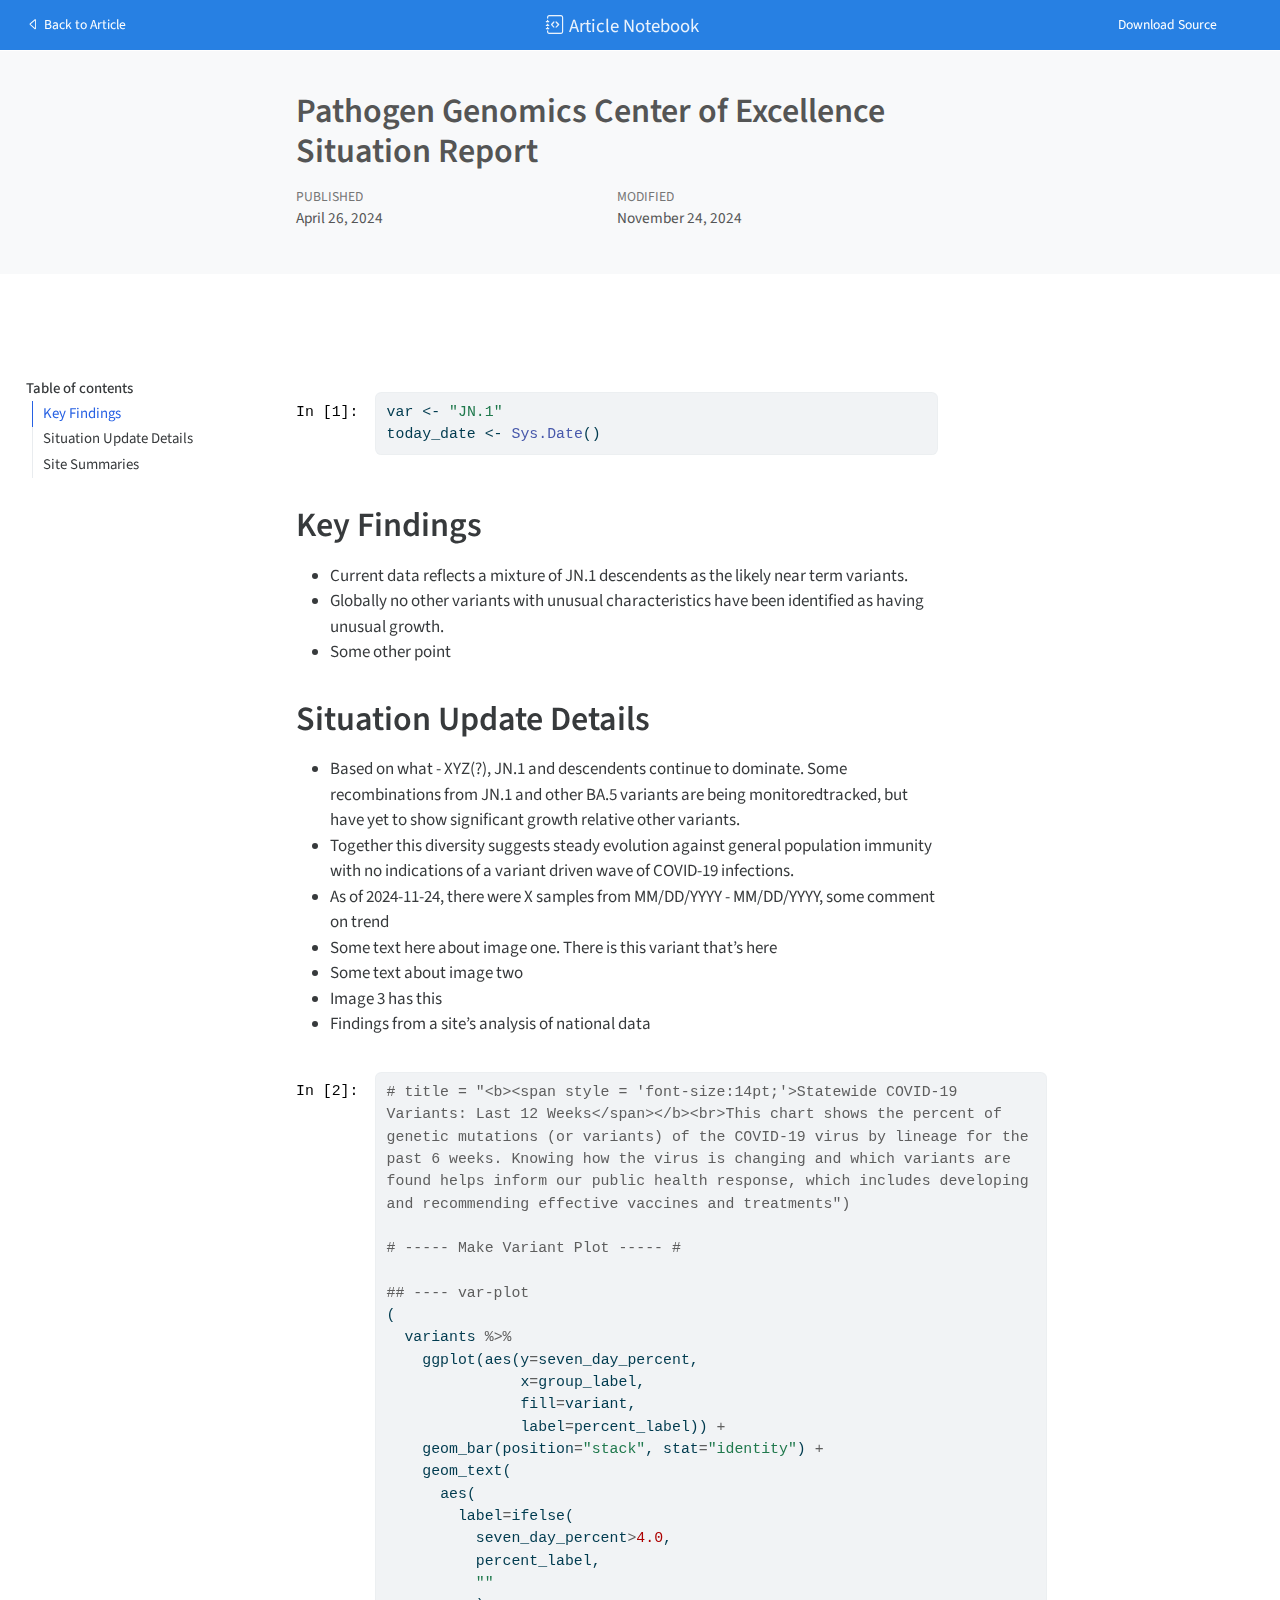
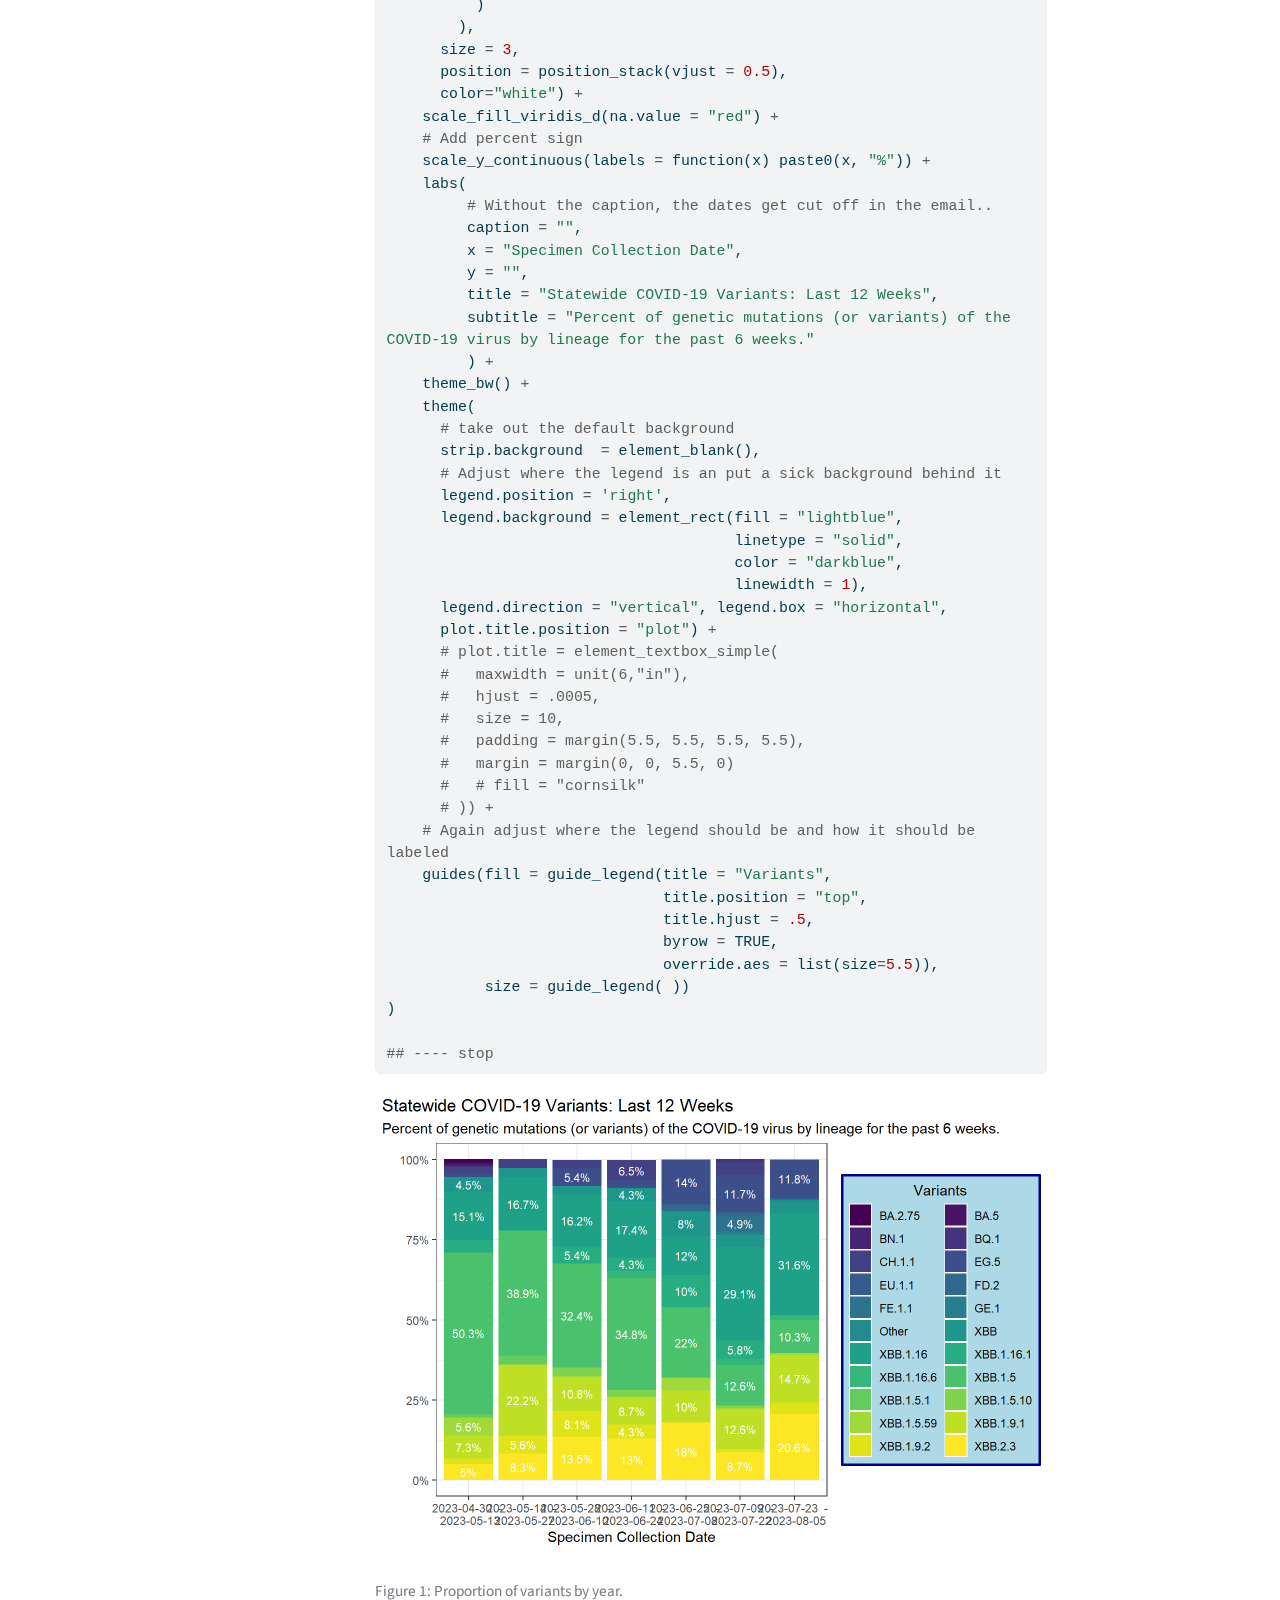
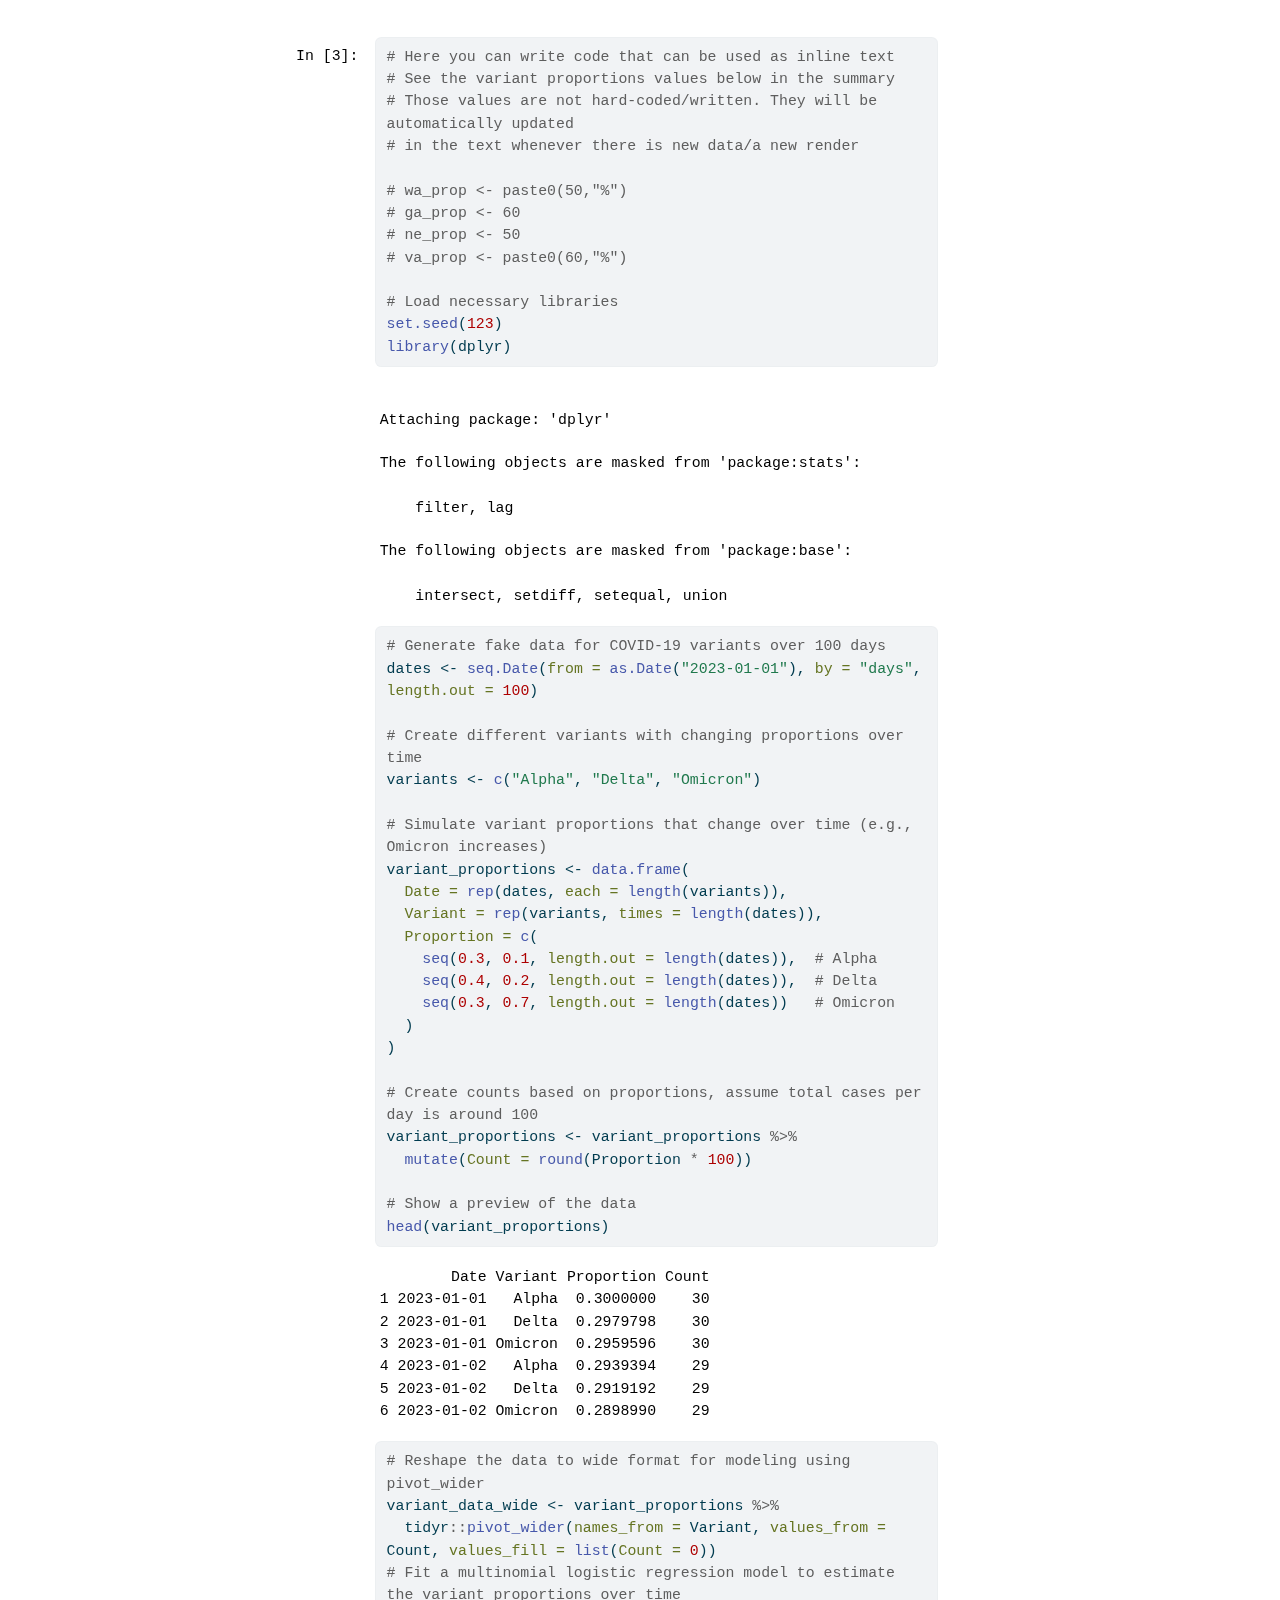
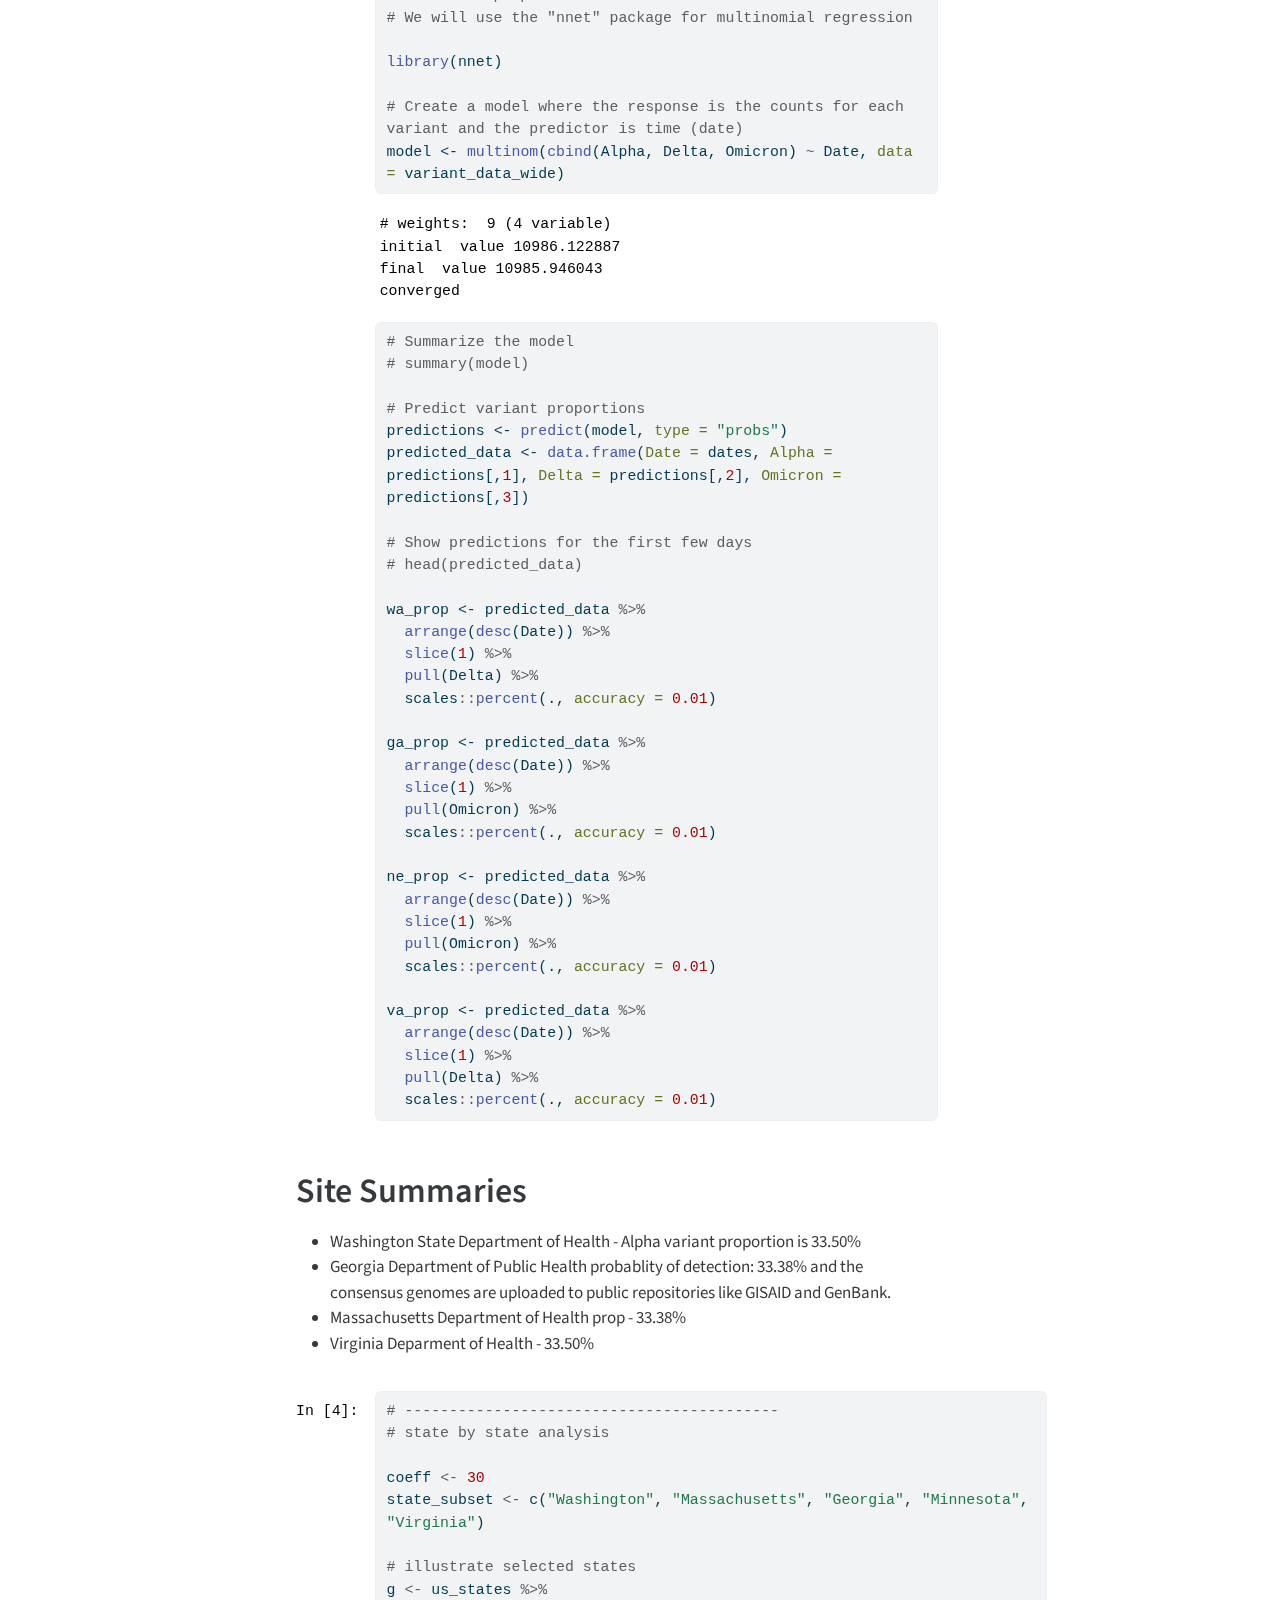
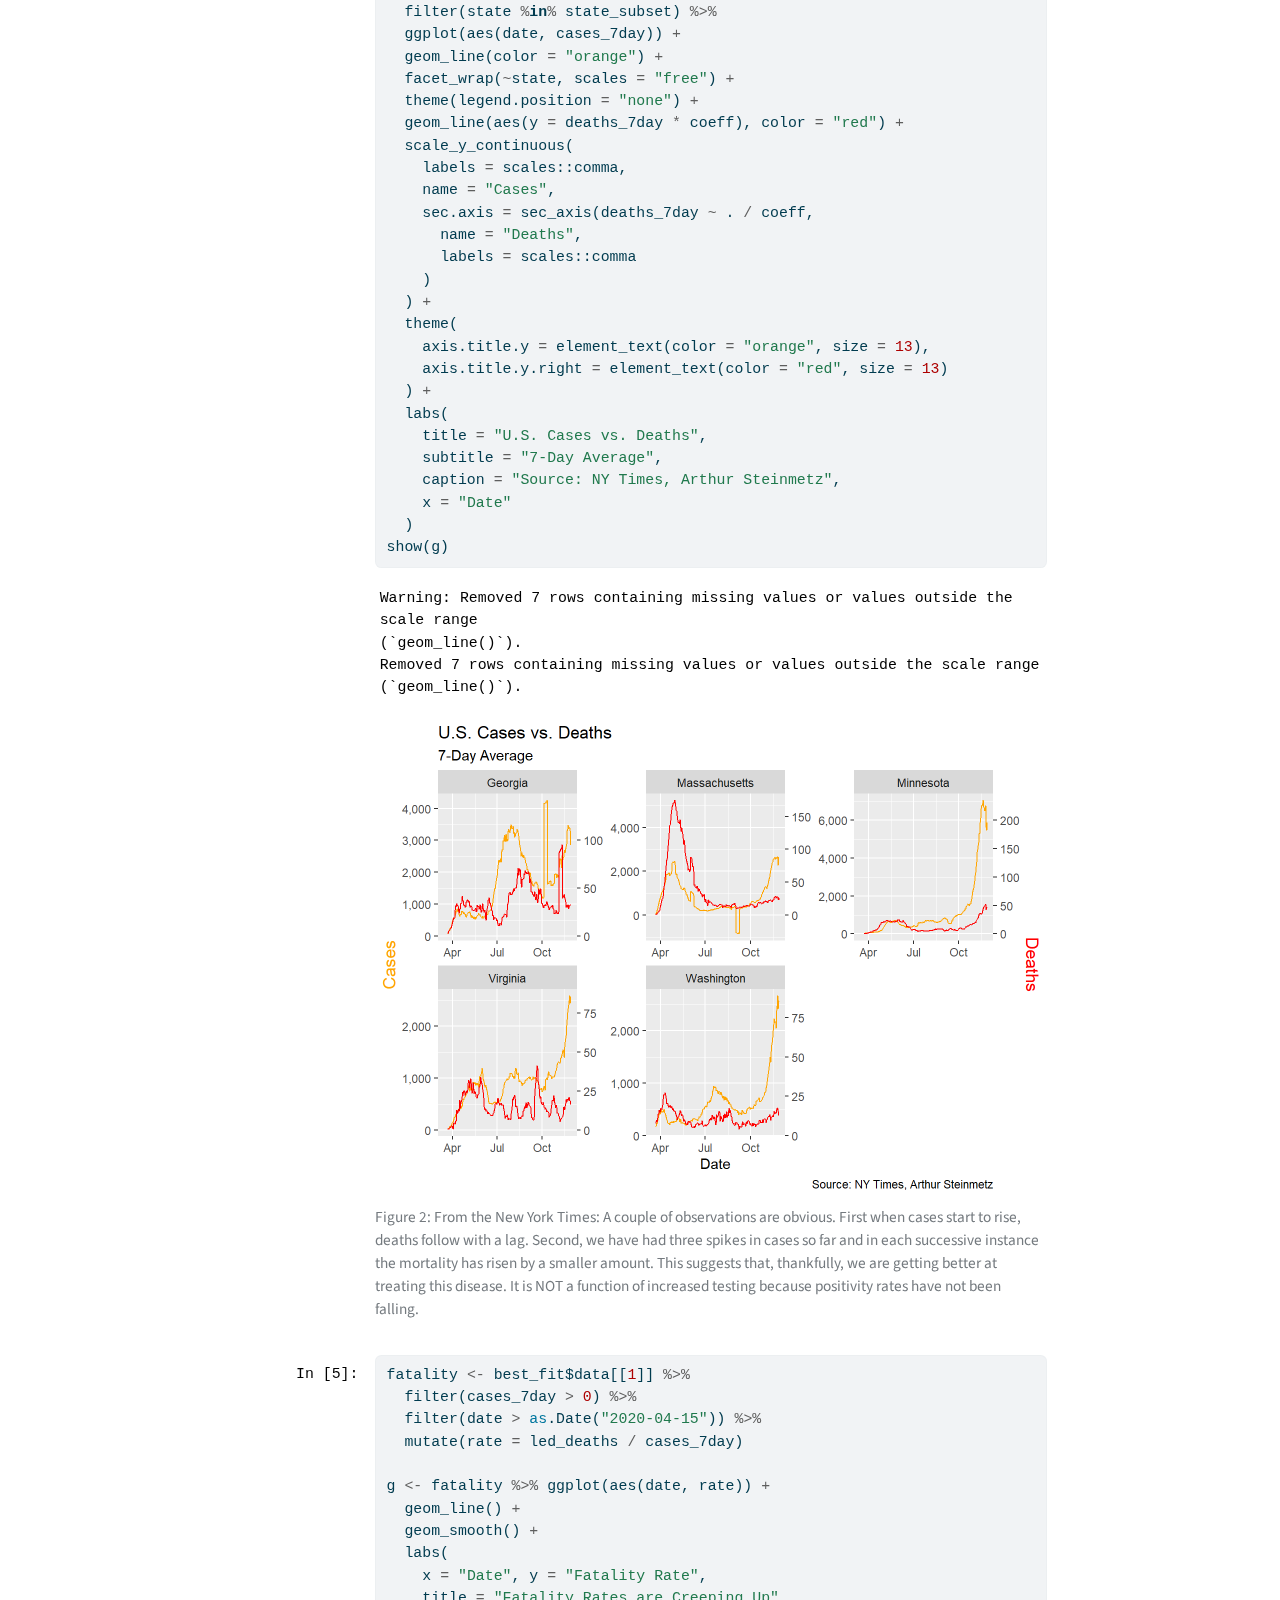
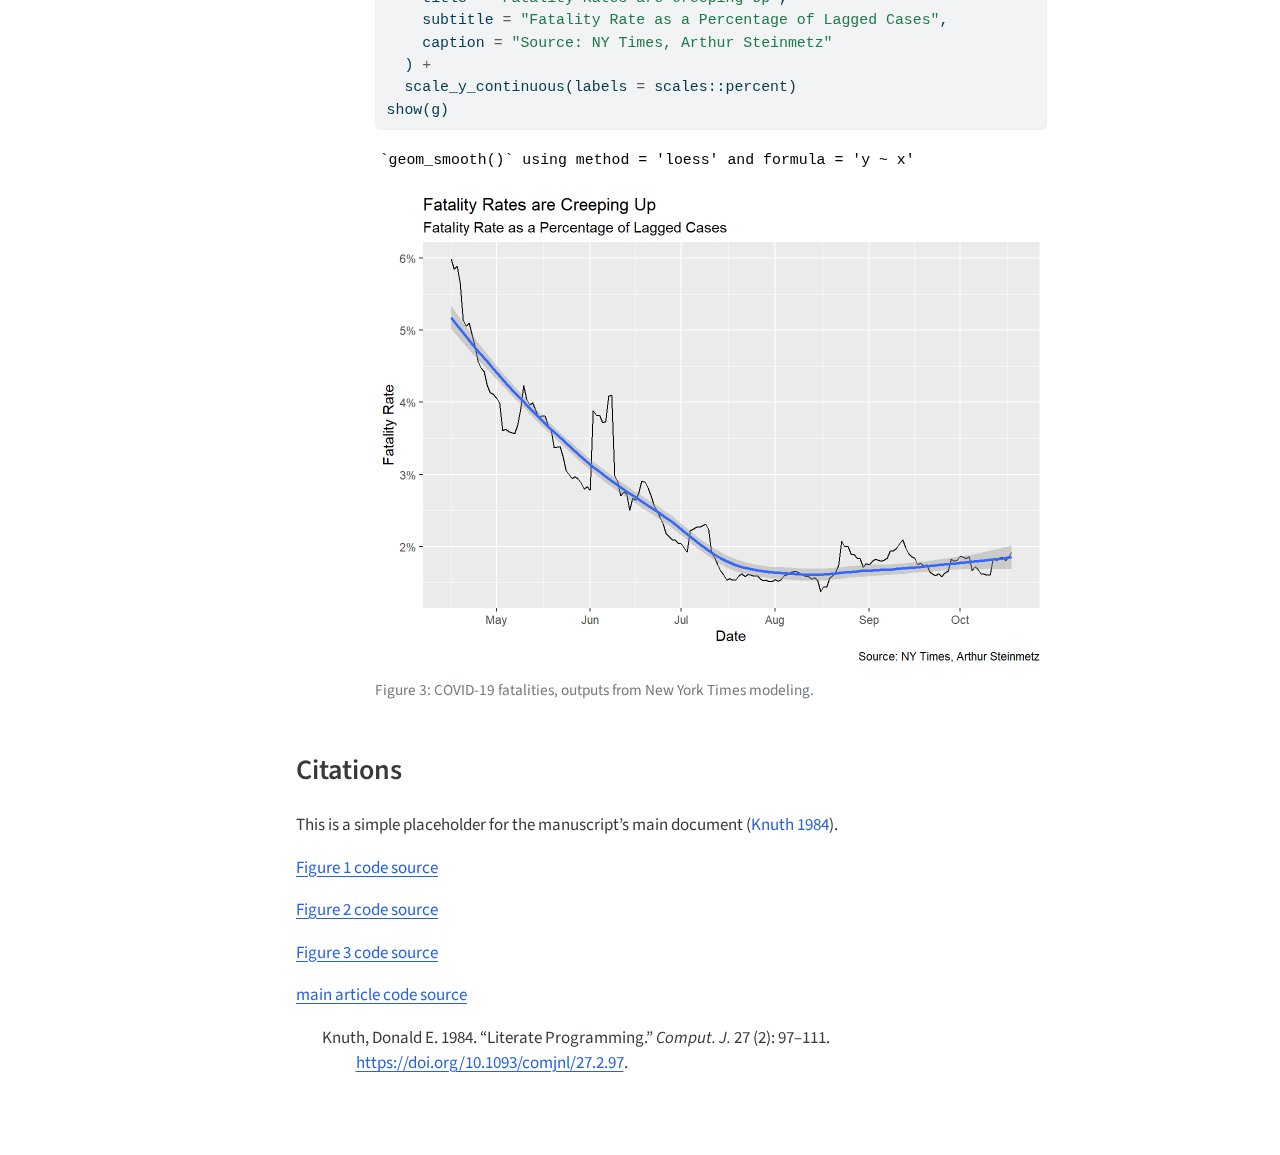
<file: index-preview.html>
<!DOCTYPE html>
<html xmlns="http://www.w3.org/1999/xhtml" lang="en" xml:lang="en"><head>
    <meta charset="utf-8">
    <meta name="generator" content="quarto-1.5.22">

    <meta name="viewport" content="width=device-width, initial-scale=1.0, user-scalable=yes">

    <meta name="dcterms.date" content="2024-04-26">

    <title>Pathogen Genomics Center of Excellence Situation Report</title>
    <style>
      code{white-space: pre-wrap;}
      span.smallcaps{font-variant: small-caps;}
      div.columns{display: flex; gap: min(4vw, 1.5em);}
      div.column{flex: auto; overflow-x: auto;}
      div.hanging-indent{margin-left: 1.5em; text-indent: -1.5em;}
      ul.task-list{list-style: none;}
      ul.task-list li input[type="checkbox"] {
        width: 0.8em;
        margin: 0 0.8em 0.2em -1em; /* quarto-specific, see https://github.com/quarto-dev/quarto-cli/issues/4556 */ 
        vertical-align: middle;
      }
      /* CSS for syntax highlighting */
      pre > code.sourceCode { white-space: pre; position: relative; }
      pre > code.sourceCode > span { line-height: 1.25; }
      pre > code.sourceCode > span:empty { height: 1.2em; }
      .sourceCode { overflow: visible; }
      code.sourceCode > span { color: inherit; text-decoration: inherit; }
      div.sourceCode { margin: 1em 0; }
      pre.sourceCode { margin: 0; }
      @media screen {
      div.sourceCode { overflow: auto; }
      }
      @media print {
      pre > code.sourceCode { white-space: pre-wrap; }
      pre > code.sourceCode > span { text-indent: -5em; padding-left: 5em; }
      }
      pre.numberSource code
        { counter-reset: source-line 0; }
      pre.numberSource code > span
        { position: relative; left: -4em; counter-increment: source-line; }
      pre.numberSource code > span > a:first-child::before
        { content: counter(source-line);
          position: relative; left: -1em; text-align: right; vertical-align: baseline;
          border: none; display: inline-block;
          -webkit-touch-callout: none; -webkit-user-select: none;
          -khtml-user-select: none; -moz-user-select: none;
          -ms-user-select: none; user-select: none;
          padding: 0 4px; width: 4em;
        }
      pre.numberSource { margin-left: 3em;  padding-left: 4px; }
      div.sourceCode
        {   }
      @media screen {
      pre > code.sourceCode > span > a:first-child::before { text-decoration: underline; }
      }
      /* CSS for citations */
      div.csl-bib-body { }
      div.csl-entry {
        clear: both;
        margin-bottom: 0em;
      }
      .hanging-indent div.csl-entry {
        margin-left:2em;
        text-indent:-2em;
      }
      div.csl-left-margin {
        min-width:2em;
        float:left;
      }
      div.csl-right-inline {
        margin-left:2em;
        padding-left:1em;
      }
      div.csl-indent {
        margin-left: 2em;
      }    </style>

    <style>
      body.hypothesis-enabled #quarto-embed-header {
        padding-right: 36px;
      }

      #quarto-embed-header {
        height: 3em;
        width: 100%;
        display: flex;
        justify-content: space-between;
        align-items: center;
        border-bottom: solid 1px;
      }

      #quarto-embed-header h6 {
        font-size: 1.1em;
        padding-top: 0.6em;
        margin-left: 1em;
        margin-right: 1em;
        font-weight: 400;
      }

      #quarto-embed-header a.quarto-back-link,
      #quarto-embed-header a.quarto-download-embed {
        font-size: 0.8em;
        margin-top: 1em;
        margin-bottom: 1em;
        margin-left: 1em;
        margin-right: 1em;
      }

      .quarto-back-container {
        padding-left: 0.5em;
        display: flex;
      }

      .headroom {
          will-change: transform;
          transition: transform 200ms linear;
      }

      .headroom--pinned {
          transform: translateY(0%);
      }

      .headroom--unpinned {
          transform: translateY(-100%);
      }      
    </style>

    <script>
    window.document.addEventListener("DOMContentLoaded", function () {

      var header = window.document.querySelector("#quarto-embed-header");
      const titleBannerEl = window.document.querySelector("body > #title-block-header");
      if (titleBannerEl) {
        titleBannerEl.style.paddingTop = header.clientHeight + "px";
      }
      const contentEl = window.document.getElementById('quarto-content');
      for (const child of contentEl.children) {
        child.style.paddingTop = header.clientHeight + "px";
        child.style.marginTop = "1em";
      }

      // Use the article root if the `back` call doesn't work. This isn't perfect
      // but should typically work
      window.quartoBackToArticle = () => {
        var currentUrl = window.location.href;
        window.history.back();
        setTimeout(() => {
            // if location was not changed in 100 ms, then there is no history back
            if(currentUrl === window.location.href){              
                // redirect to site root
                window.location.href = "index.html";
            }
        }, 100);
      }

      const headroom = new window.Headroom(header, {
        tolerance: 5,
        onPin: function () {
        },
        onUnpin: function () {
        },
      });
      headroom.init();
    });
    </script>

    
<script src="site_libs/manuscript-notebook/headroom.min.js"></script>
<script src="site_libs/clipboard/clipboard.min.js"></script>
<script src="site_libs/quarto-html/quarto.js"></script>
<script src="site_libs/quarto-html/popper.min.js"></script>
<script src="site_libs/quarto-html/tippy.umd.min.js"></script>
<script src="site_libs/quarto-html/anchor.min.js"></script>
<link href="site_libs/quarto-html/tippy.css" rel="stylesheet">
<link href="site_libs/quarto-html/quarto-syntax-highlighting.css" rel="stylesheet" id="quarto-text-highlighting-styles">
<script src="site_libs/bootstrap/bootstrap.min.js"></script>
<link href="site_libs/bootstrap/bootstrap-icons.css" rel="stylesheet">
<link href="site_libs/bootstrap/bootstrap.min.css" rel="stylesheet" id="quarto-bootstrap" data-mode="light">
<script src="site_libs/quarto-contrib/glightbox/glightbox.min.js"></script>
<link href="site_libs/quarto-contrib/glightbox/glightbox.min.css" rel="stylesheet">
<link href="site_libs/quarto-contrib/glightbox/lightbox.css" rel="stylesheet">
     <script async="" src="https://hypothes.is/embed.js"></script>
<script>
  window.document.addEventListener("DOMContentLoaded", function (_event) {
    document.body.classList.add('hypothesis-enabled');
  });
</script>  
      <meta name="citation_title" content="Pathogen Genomics Center of Excellence Situation Report">
<meta name="citation_publication_date" content="2024-04-26">
<meta name="citation_cover_date" content="2024-04-26">
<meta name="citation_year" content="2024">
<meta name="citation_online_date" content="2024-04-26">
<meta name="citation_language" content="en">
<meta name="citation_reference" content="citation_title=Literate programming;,citation_author=Donald E. Knuth;,citation_publication_date=1984-05;,citation_cover_date=1984-05;,citation_year=1984;,citation_fulltext_html_url=https://doi.org/10.1093/comjnl/27.2.97;,citation_issue=2;,citation_doi=10.1093/comjnl/27.2.97;,citation_issn=0010-4620;,citation_volume=27;,citation_journal_title=Comput. J.;,citation_publisher=Oxford University Press, Inc.;">
</head>

  <body class="quarto-notebook">
    <div id="quarto-embed-header" class="headroom fixed-top bg-primary">
      
      <a onclick="window.quartoBackToArticle(); return false;" class="btn btn-primary quarto-back-link" href=""><i class="bi bi-caret-left"></i> Back to Article</a>
      <h6><i class="bi bi-journal-code"></i> Article Notebook</h6>

            <a href="./index.qmd" class="btn btn-primary quarto-download-embed" download="index.qmd">Download Source</a>
          </div>

     <header id="title-block-header" class="quarto-title-block default toc-left page-columns page-full">
  <div class="quarto-title-banner page-columns page-full">
    <div class="quarto-title column-body">
      <h1 class="title">Pathogen Genomics Center of Excellence Situation Report</h1>
          </div>

    
    <div class="quarto-title-meta-container">
      <div class="quarto-title-meta-column-start">
        
        <div class="quarto-title-meta">

                
                <div>
            <div class="quarto-title-meta-heading">Published</div>
            <div class="quarto-title-meta-contents">
              <p class="date">April 26, 2024</p>
            </div>
          </div>
          
                <div>
            <div class="quarto-title-meta-heading">Modified</div>
            <div class="quarto-title-meta-contents">
              <p class="date-modified">November 24, 2024</p>
            </div>
          </div>
                
              </div>
      </div>
      <div class="quarto-title-meta-column-end quarto-other-formats-target">
      </div>
    </div>



    <div class="quarto-other-links-text-target">
    </div>  </div>
</header><div id="quarto-content" class="page-columns page-rows-contents page-layout-article toc-left">
<div id="quarto-sidebar-toc-left" class="sidebar toc-left">
  <nav id="TOC" role="doc-toc" class="toc-active">
    <h2 id="toc-title">Table of contents</h2>
   
  <ul>
  <li><a href="#key-findings" id="toc-key-findings" class="nav-link active" data-scroll-target="#key-findings">Key Findings</a></li>
  <li><a href="#situation-update-details" id="toc-situation-update-details" class="nav-link" data-scroll-target="#situation-update-details">Situation Update Details</a></li>
  <li><a href="#site-summaries" id="toc-site-summaries" class="nav-link" data-scroll-target="#site-summaries">Site Summaries</a>
  <ul class="collapse">
  <li><a href="#citations" id="toc-citations" class="nav-link" data-scroll-target="#citations">Citations</a></li>
  </ul></li>
  </ul>
</nav>
</div>
<div id="quarto-margin-sidebar" class="sidebar margin-sidebar zindex-bottom">
</div>
<main class="content quarto-banner-title-block" id="quarto-document-content">      

       <div class="cell-container"><div class="cell-decorator"><pre>In [1]:</pre></div><div class="cell">
<div class="sourceCode cell-code" id="cb1"><pre class="sourceCode r code-with-copy"><code class="sourceCode r"><span id="cb1-1"><a href="#cb1-1" aria-hidden="true" tabindex="-1"></a>var <span class="ot">&lt;-</span> <span class="st">"JN.1"</span></span>
<span id="cb1-2"><a href="#cb1-2" aria-hidden="true" tabindex="-1"></a>today_date <span class="ot">&lt;-</span> <span class="fu">Sys.Date</span>()</span></code><button title="Copy to Clipboard" class="code-copy-button"><i class="bi"></i></button></pre></div>
</div></div>
<section id="key-findings" class="level1">
<h1>Key Findings</h1>
<ul>
<li>Current data reflects a mixture of JN.1 descendents as the likely near term variants.<br>
</li>
<li>Globally no other variants with unusual characteristics have been identified as having unusual growth.</li>
<li>Some other point</li>
</ul>
</section>
<section id="situation-update-details" class="level1">
<h1>Situation Update Details</h1>
<ul>
<li>Based on what - XYZ(?), JN.1 and descendents continue to dominate. Some recombinations from JN.1 and other BA.5 variants are being monitoredtracked, but have yet to show significant growth relative other variants.</li>
<li>Together this diversity suggests steady evolution against general population immunity with no indications of a variant driven wave of COVID-19 infections.</li>
<li>As of 2024-11-24, there were X samples from MM/DD/YYYY - MM/DD/YYYY, some comment on trend</li>
<li>Some text here about image one. There is this variant that’s here</li>
<li>Some text about image two</li>
<li>Image 3 has this</li>
<li>Findings from a site’s analysis of national data</li>
</ul>
<div class="quarto-embed-nb-cell" data-notebook="D:\a\sitrep-demo\sitrep-demo\docs\notebooks\nwcoe.qmd" data-notebook-title="NorthWest Genomics Center of Excellence" data-notebook-cellid="cell-fig-countprop">
<div class="cell-container"><div class="cell-decorator"><pre>In [2]:</pre></div><div id="cell-fig-countprop" class="cell">
<div class="sourceCode cell-code" id="cb2"><pre class="sourceCode python code-with-copy"><code class="sourceCode python"><span id="cb2-1"><a href="#cb2-1" aria-hidden="true" tabindex="-1"></a><span class="co"># title = "&lt;b&gt;&lt;span style = 'font-size:14pt;'&gt;Statewide COVID-19 Variants: Last 12 Weeks&lt;/span&gt;&lt;/b&gt;&lt;br&gt;This chart shows the percent of genetic mutations (or variants) of the COVID-19 virus by lineage for the past 6 weeks. Knowing how the virus is changing and which variants are found helps inform our public health response, which includes developing and recommending effective vaccines and treatments")</span></span>
<span id="cb2-2"><a href="#cb2-2" aria-hidden="true" tabindex="-1"></a></span>
<span id="cb2-3"><a href="#cb2-3" aria-hidden="true" tabindex="-1"></a><span class="co"># ----- Make Variant Plot ----- #</span></span>
<span id="cb2-4"><a href="#cb2-4" aria-hidden="true" tabindex="-1"></a></span>
<span id="cb2-5"><a href="#cb2-5" aria-hidden="true" tabindex="-1"></a><span class="co">## ---- var-plot</span></span>
<span id="cb2-6"><a href="#cb2-6" aria-hidden="true" tabindex="-1"></a>(</span>
<span id="cb2-7"><a href="#cb2-7" aria-hidden="true" tabindex="-1"></a>  variants <span class="op">%&gt;%</span></span>
<span id="cb2-8"><a href="#cb2-8" aria-hidden="true" tabindex="-1"></a>    ggplot(aes(y<span class="op">=</span>seven_day_percent,</span>
<span id="cb2-9"><a href="#cb2-9" aria-hidden="true" tabindex="-1"></a>               x<span class="op">=</span>group_label,</span>
<span id="cb2-10"><a href="#cb2-10" aria-hidden="true" tabindex="-1"></a>               fill<span class="op">=</span>variant,</span>
<span id="cb2-11"><a href="#cb2-11" aria-hidden="true" tabindex="-1"></a>               label<span class="op">=</span>percent_label)) <span class="op">+</span></span>
<span id="cb2-12"><a href="#cb2-12" aria-hidden="true" tabindex="-1"></a>    geom_bar(position<span class="op">=</span><span class="st">"stack"</span>, stat<span class="op">=</span><span class="st">"identity"</span>) <span class="op">+</span></span>
<span id="cb2-13"><a href="#cb2-13" aria-hidden="true" tabindex="-1"></a>    geom_text(</span>
<span id="cb2-14"><a href="#cb2-14" aria-hidden="true" tabindex="-1"></a>      aes(</span>
<span id="cb2-15"><a href="#cb2-15" aria-hidden="true" tabindex="-1"></a>        label<span class="op">=</span>ifelse(</span>
<span id="cb2-16"><a href="#cb2-16" aria-hidden="true" tabindex="-1"></a>          seven_day_percent<span class="op">&gt;</span><span class="fl">4.0</span>,</span>
<span id="cb2-17"><a href="#cb2-17" aria-hidden="true" tabindex="-1"></a>          percent_label,</span>
<span id="cb2-18"><a href="#cb2-18" aria-hidden="true" tabindex="-1"></a>          <span class="st">""</span></span>
<span id="cb2-19"><a href="#cb2-19" aria-hidden="true" tabindex="-1"></a>          )</span>
<span id="cb2-20"><a href="#cb2-20" aria-hidden="true" tabindex="-1"></a>        ),</span>
<span id="cb2-21"><a href="#cb2-21" aria-hidden="true" tabindex="-1"></a>      size <span class="op">=</span> <span class="dv">3</span>,</span>
<span id="cb2-22"><a href="#cb2-22" aria-hidden="true" tabindex="-1"></a>      position <span class="op">=</span> position_stack(vjust <span class="op">=</span> <span class="fl">0.5</span>),</span>
<span id="cb2-23"><a href="#cb2-23" aria-hidden="true" tabindex="-1"></a>      color<span class="op">=</span><span class="st">"white"</span>) <span class="op">+</span></span>
<span id="cb2-24"><a href="#cb2-24" aria-hidden="true" tabindex="-1"></a>    scale_fill_viridis_d(na.value <span class="op">=</span> <span class="st">"red"</span>) <span class="op">+</span></span>
<span id="cb2-25"><a href="#cb2-25" aria-hidden="true" tabindex="-1"></a>    <span class="co"># Add percent sign </span></span>
<span id="cb2-26"><a href="#cb2-26" aria-hidden="true" tabindex="-1"></a>    scale_y_continuous(labels <span class="op">=</span> function(x) paste0(x, <span class="st">"%"</span>)) <span class="op">+</span></span>
<span id="cb2-27"><a href="#cb2-27" aria-hidden="true" tabindex="-1"></a>    labs(</span>
<span id="cb2-28"><a href="#cb2-28" aria-hidden="true" tabindex="-1"></a>         <span class="co"># Without the caption, the dates get cut off in the email..</span></span>
<span id="cb2-29"><a href="#cb2-29" aria-hidden="true" tabindex="-1"></a>         caption <span class="op">=</span> <span class="st">""</span>,</span>
<span id="cb2-30"><a href="#cb2-30" aria-hidden="true" tabindex="-1"></a>         x <span class="op">=</span> <span class="st">"Specimen Collection Date"</span>,</span>
<span id="cb2-31"><a href="#cb2-31" aria-hidden="true" tabindex="-1"></a>         y <span class="op">=</span> <span class="st">""</span>,</span>
<span id="cb2-32"><a href="#cb2-32" aria-hidden="true" tabindex="-1"></a>         title <span class="op">=</span> <span class="st">"Statewide COVID-19 Variants: Last 12 Weeks"</span>,</span>
<span id="cb2-33"><a href="#cb2-33" aria-hidden="true" tabindex="-1"></a>         subtitle <span class="op">=</span> <span class="st">"Percent of genetic mutations (or variants) of the COVID-19 virus by lineage for the past 6 weeks."</span></span>
<span id="cb2-34"><a href="#cb2-34" aria-hidden="true" tabindex="-1"></a>         ) <span class="op">+</span></span>
<span id="cb2-35"><a href="#cb2-35" aria-hidden="true" tabindex="-1"></a>    theme_bw() <span class="op">+</span></span>
<span id="cb2-36"><a href="#cb2-36" aria-hidden="true" tabindex="-1"></a>    theme(</span>
<span id="cb2-37"><a href="#cb2-37" aria-hidden="true" tabindex="-1"></a>      <span class="co"># take out the default background</span></span>
<span id="cb2-38"><a href="#cb2-38" aria-hidden="true" tabindex="-1"></a>      strip.background  <span class="op">=</span> element_blank(),</span>
<span id="cb2-39"><a href="#cb2-39" aria-hidden="true" tabindex="-1"></a>      <span class="co"># Adjust where the legend is an put a sick background behind it</span></span>
<span id="cb2-40"><a href="#cb2-40" aria-hidden="true" tabindex="-1"></a>      legend.position <span class="op">=</span> <span class="st">'right'</span>,</span>
<span id="cb2-41"><a href="#cb2-41" aria-hidden="true" tabindex="-1"></a>      legend.background <span class="op">=</span> element_rect(fill <span class="op">=</span> <span class="st">"lightblue"</span>,</span>
<span id="cb2-42"><a href="#cb2-42" aria-hidden="true" tabindex="-1"></a>                                       linetype <span class="op">=</span> <span class="st">"solid"</span>,</span>
<span id="cb2-43"><a href="#cb2-43" aria-hidden="true" tabindex="-1"></a>                                       color <span class="op">=</span> <span class="st">"darkblue"</span>,</span>
<span id="cb2-44"><a href="#cb2-44" aria-hidden="true" tabindex="-1"></a>                                       linewidth <span class="op">=</span> <span class="dv">1</span>),</span>
<span id="cb2-45"><a href="#cb2-45" aria-hidden="true" tabindex="-1"></a>      legend.direction <span class="op">=</span> <span class="st">"vertical"</span>, legend.box <span class="op">=</span> <span class="st">"horizontal"</span>,</span>
<span id="cb2-46"><a href="#cb2-46" aria-hidden="true" tabindex="-1"></a>      plot.title.position <span class="op">=</span> <span class="st">"plot"</span>) <span class="op">+</span></span>
<span id="cb2-47"><a href="#cb2-47" aria-hidden="true" tabindex="-1"></a>      <span class="co"># plot.title = element_textbox_simple(</span></span>
<span id="cb2-48"><a href="#cb2-48" aria-hidden="true" tabindex="-1"></a>      <span class="co">#   maxwidth = unit(6,"in"),</span></span>
<span id="cb2-49"><a href="#cb2-49" aria-hidden="true" tabindex="-1"></a>      <span class="co">#   hjust = .0005,</span></span>
<span id="cb2-50"><a href="#cb2-50" aria-hidden="true" tabindex="-1"></a>      <span class="co">#   size = 10,</span></span>
<span id="cb2-51"><a href="#cb2-51" aria-hidden="true" tabindex="-1"></a>      <span class="co">#   padding = margin(5.5, 5.5, 5.5, 5.5),</span></span>
<span id="cb2-52"><a href="#cb2-52" aria-hidden="true" tabindex="-1"></a>      <span class="co">#   margin = margin(0, 0, 5.5, 0)</span></span>
<span id="cb2-53"><a href="#cb2-53" aria-hidden="true" tabindex="-1"></a>      <span class="co">#   # fill = "cornsilk"</span></span>
<span id="cb2-54"><a href="#cb2-54" aria-hidden="true" tabindex="-1"></a>      <span class="co"># )) +</span></span>
<span id="cb2-55"><a href="#cb2-55" aria-hidden="true" tabindex="-1"></a>    <span class="co"># Again adjust where the legend should be and how it should be labeled</span></span>
<span id="cb2-56"><a href="#cb2-56" aria-hidden="true" tabindex="-1"></a>    guides(fill <span class="op">=</span> guide_legend(title <span class="op">=</span> <span class="st">"Variants"</span>, </span>
<span id="cb2-57"><a href="#cb2-57" aria-hidden="true" tabindex="-1"></a>                               title.position <span class="op">=</span> <span class="st">"top"</span>,</span>
<span id="cb2-58"><a href="#cb2-58" aria-hidden="true" tabindex="-1"></a>                               title.hjust <span class="op">=</span> <span class="fl">.5</span>,</span>
<span id="cb2-59"><a href="#cb2-59" aria-hidden="true" tabindex="-1"></a>                               byrow <span class="op">=</span> TRUE,</span>
<span id="cb2-60"><a href="#cb2-60" aria-hidden="true" tabindex="-1"></a>                               override.aes <span class="op">=</span> <span class="bu">list</span>(size<span class="op">=</span><span class="fl">5.5</span>)),</span>
<span id="cb2-61"><a href="#cb2-61" aria-hidden="true" tabindex="-1"></a>           size <span class="op">=</span> guide_legend( )) </span>
<span id="cb2-62"><a href="#cb2-62" aria-hidden="true" tabindex="-1"></a>)</span>
<span id="cb2-63"><a href="#cb2-63" aria-hidden="true" tabindex="-1"></a></span>
<span id="cb2-64"><a href="#cb2-64" aria-hidden="true" tabindex="-1"></a><span class="co">## ---- stop</span></span></code><button title="Copy to Clipboard" class="code-copy-button"><i class="bi"></i></button></pre></div>
<div class="cell-output cell-output-display">
<div id="fig-countprop" class="quarto-figure quarto-figure-center quarto-float anchored">
<figure class="quarto-float quarto-float-fig figure">
<div aria-describedby="fig-countprop-caption-0ceaefa1-69ba-4598-a22c-09a6ac19f8ca" class="">
<a href="index_files/figure-html/notebooks-nwcoe-fig-countprop-output-1.png" class="lightbox" data-gallery="quarto-lightbox-gallery-1" title="Figure&nbsp;1: Proportion of variants by year."><img src="index_files/figure-html/notebooks-nwcoe-fig-countprop-output-1.png" width="672" height="480" class="figure-img"></a>
</div>
<figcaption class="quarto-float-caption-bottom quarto-float-caption quarto-float-fig" id="fig-countprop-caption-0ceaefa1-69ba-4598-a22c-09a6ac19f8ca">
Figure&nbsp;1: Proportion of variants by year.
</figcaption>
</figure>
</div>
</div>
</div></div>
</div>
<div class="cell-container"><div class="cell-decorator"><pre>In [3]:</pre></div><div class="cell">
<div class="sourceCode cell-code" id="cb3"><pre class="sourceCode r code-with-copy"><code class="sourceCode r"><span id="cb3-1"><a href="#cb3-1" aria-hidden="true" tabindex="-1"></a><span class="co"># Here you can write code that can be used as inline text</span></span>
<span id="cb3-2"><a href="#cb3-2" aria-hidden="true" tabindex="-1"></a><span class="co"># See the variant proportions values below in the summary</span></span>
<span id="cb3-3"><a href="#cb3-3" aria-hidden="true" tabindex="-1"></a><span class="co"># Those values are not hard-coded/written. They will be automatically updated </span></span>
<span id="cb3-4"><a href="#cb3-4" aria-hidden="true" tabindex="-1"></a><span class="co"># in the text whenever there is new data/a new render</span></span>
<span id="cb3-5"><a href="#cb3-5" aria-hidden="true" tabindex="-1"></a></span>
<span id="cb3-6"><a href="#cb3-6" aria-hidden="true" tabindex="-1"></a><span class="co"># wa_prop &lt;- paste0(50,"%")</span></span>
<span id="cb3-7"><a href="#cb3-7" aria-hidden="true" tabindex="-1"></a><span class="co"># ga_prop &lt;- 60</span></span>
<span id="cb3-8"><a href="#cb3-8" aria-hidden="true" tabindex="-1"></a><span class="co"># ne_prop &lt;- 50</span></span>
<span id="cb3-9"><a href="#cb3-9" aria-hidden="true" tabindex="-1"></a><span class="co"># va_prop &lt;- paste0(60,"%")</span></span>
<span id="cb3-10"><a href="#cb3-10" aria-hidden="true" tabindex="-1"></a></span>
<span id="cb3-11"><a href="#cb3-11" aria-hidden="true" tabindex="-1"></a><span class="co"># Load necessary libraries</span></span>
<span id="cb3-12"><a href="#cb3-12" aria-hidden="true" tabindex="-1"></a><span class="fu">set.seed</span>(<span class="dv">123</span>)</span>
<span id="cb3-13"><a href="#cb3-13" aria-hidden="true" tabindex="-1"></a><span class="fu">library</span>(dplyr)</span></code><button title="Copy to Clipboard" class="code-copy-button"><i class="bi"></i></button></pre></div>
<div class="cell-output cell-output-stderr">
<pre><code>
Attaching package: 'dplyr'</code></pre>
</div>
<div class="cell-output cell-output-stderr">
<pre><code>The following objects are masked from 'package:stats':

    filter, lag</code></pre>
</div>
<div class="cell-output cell-output-stderr">
<pre><code>The following objects are masked from 'package:base':

    intersect, setdiff, setequal, union</code></pre>
</div>
<div class="sourceCode cell-code" id="cb7"><pre class="sourceCode r code-with-copy"><code class="sourceCode r"><span id="cb7-1"><a href="#cb7-1" aria-hidden="true" tabindex="-1"></a><span class="co"># Generate fake data for COVID-19 variants over 100 days</span></span>
<span id="cb7-2"><a href="#cb7-2" aria-hidden="true" tabindex="-1"></a>dates <span class="ot">&lt;-</span> <span class="fu">seq.Date</span>(<span class="at">from =</span> <span class="fu">as.Date</span>(<span class="st">"2023-01-01"</span>), <span class="at">by =</span> <span class="st">"days"</span>, <span class="at">length.out =</span> <span class="dv">100</span>)</span>
<span id="cb7-3"><a href="#cb7-3" aria-hidden="true" tabindex="-1"></a></span>
<span id="cb7-4"><a href="#cb7-4" aria-hidden="true" tabindex="-1"></a><span class="co"># Create different variants with changing proportions over time</span></span>
<span id="cb7-5"><a href="#cb7-5" aria-hidden="true" tabindex="-1"></a>variants <span class="ot">&lt;-</span> <span class="fu">c</span>(<span class="st">"Alpha"</span>, <span class="st">"Delta"</span>, <span class="st">"Omicron"</span>)</span>
<span id="cb7-6"><a href="#cb7-6" aria-hidden="true" tabindex="-1"></a></span>
<span id="cb7-7"><a href="#cb7-7" aria-hidden="true" tabindex="-1"></a><span class="co"># Simulate variant proportions that change over time (e.g., Omicron increases)</span></span>
<span id="cb7-8"><a href="#cb7-8" aria-hidden="true" tabindex="-1"></a>variant_proportions <span class="ot">&lt;-</span> <span class="fu">data.frame</span>(</span>
<span id="cb7-9"><a href="#cb7-9" aria-hidden="true" tabindex="-1"></a>  <span class="at">Date =</span> <span class="fu">rep</span>(dates, <span class="at">each =</span> <span class="fu">length</span>(variants)),</span>
<span id="cb7-10"><a href="#cb7-10" aria-hidden="true" tabindex="-1"></a>  <span class="at">Variant =</span> <span class="fu">rep</span>(variants, <span class="at">times =</span> <span class="fu">length</span>(dates)),</span>
<span id="cb7-11"><a href="#cb7-11" aria-hidden="true" tabindex="-1"></a>  <span class="at">Proportion =</span> <span class="fu">c</span>(</span>
<span id="cb7-12"><a href="#cb7-12" aria-hidden="true" tabindex="-1"></a>    <span class="fu">seq</span>(<span class="fl">0.3</span>, <span class="fl">0.1</span>, <span class="at">length.out =</span> <span class="fu">length</span>(dates)),  <span class="co"># Alpha</span></span>
<span id="cb7-13"><a href="#cb7-13" aria-hidden="true" tabindex="-1"></a>    <span class="fu">seq</span>(<span class="fl">0.4</span>, <span class="fl">0.2</span>, <span class="at">length.out =</span> <span class="fu">length</span>(dates)),  <span class="co"># Delta</span></span>
<span id="cb7-14"><a href="#cb7-14" aria-hidden="true" tabindex="-1"></a>    <span class="fu">seq</span>(<span class="fl">0.3</span>, <span class="fl">0.7</span>, <span class="at">length.out =</span> <span class="fu">length</span>(dates))   <span class="co"># Omicron</span></span>
<span id="cb7-15"><a href="#cb7-15" aria-hidden="true" tabindex="-1"></a>  )</span>
<span id="cb7-16"><a href="#cb7-16" aria-hidden="true" tabindex="-1"></a>)</span>
<span id="cb7-17"><a href="#cb7-17" aria-hidden="true" tabindex="-1"></a></span>
<span id="cb7-18"><a href="#cb7-18" aria-hidden="true" tabindex="-1"></a><span class="co"># Create counts based on proportions, assume total cases per day is around 100</span></span>
<span id="cb7-19"><a href="#cb7-19" aria-hidden="true" tabindex="-1"></a>variant_proportions <span class="ot">&lt;-</span> variant_proportions <span class="sc">%&gt;%</span></span>
<span id="cb7-20"><a href="#cb7-20" aria-hidden="true" tabindex="-1"></a>  <span class="fu">mutate</span>(<span class="at">Count =</span> <span class="fu">round</span>(Proportion <span class="sc">*</span> <span class="dv">100</span>))</span>
<span id="cb7-21"><a href="#cb7-21" aria-hidden="true" tabindex="-1"></a></span>
<span id="cb7-22"><a href="#cb7-22" aria-hidden="true" tabindex="-1"></a><span class="co"># Show a preview of the data</span></span>
<span id="cb7-23"><a href="#cb7-23" aria-hidden="true" tabindex="-1"></a><span class="fu">head</span>(variant_proportions)</span></code><button title="Copy to Clipboard" class="code-copy-button"><i class="bi"></i></button></pre></div>
<div class="cell-output cell-output-stdout">
<pre><code>        Date Variant Proportion Count
1 2023-01-01   Alpha  0.3000000    30
2 2023-01-01   Delta  0.2979798    30
3 2023-01-01 Omicron  0.2959596    30
4 2023-01-02   Alpha  0.2939394    29
5 2023-01-02   Delta  0.2919192    29
6 2023-01-02 Omicron  0.2898990    29</code></pre>
</div>
<div class="sourceCode cell-code" id="cb9"><pre class="sourceCode r code-with-copy"><code class="sourceCode r"><span id="cb9-1"><a href="#cb9-1" aria-hidden="true" tabindex="-1"></a><span class="co"># Reshape the data to wide format for modeling using pivot_wider</span></span>
<span id="cb9-2"><a href="#cb9-2" aria-hidden="true" tabindex="-1"></a>variant_data_wide <span class="ot">&lt;-</span> variant_proportions <span class="sc">%&gt;%</span></span>
<span id="cb9-3"><a href="#cb9-3" aria-hidden="true" tabindex="-1"></a>  tidyr<span class="sc">::</span><span class="fu">pivot_wider</span>(<span class="at">names_from =</span> Variant, <span class="at">values_from =</span> Count, <span class="at">values_fill =</span> <span class="fu">list</span>(<span class="at">Count =</span> <span class="dv">0</span>))</span>
<span id="cb9-4"><a href="#cb9-4" aria-hidden="true" tabindex="-1"></a><span class="co"># Fit a multinomial logistic regression model to estimate the variant proportions over time</span></span>
<span id="cb9-5"><a href="#cb9-5" aria-hidden="true" tabindex="-1"></a><span class="co"># We will use the "nnet" package for multinomial regression</span></span>
<span id="cb9-6"><a href="#cb9-6" aria-hidden="true" tabindex="-1"></a></span>
<span id="cb9-7"><a href="#cb9-7" aria-hidden="true" tabindex="-1"></a><span class="fu">library</span>(nnet)</span>
<span id="cb9-8"><a href="#cb9-8" aria-hidden="true" tabindex="-1"></a></span>
<span id="cb9-9"><a href="#cb9-9" aria-hidden="true" tabindex="-1"></a><span class="co"># Create a model where the response is the counts for each variant and the predictor is time (date)</span></span>
<span id="cb9-10"><a href="#cb9-10" aria-hidden="true" tabindex="-1"></a>model <span class="ot">&lt;-</span> <span class="fu">multinom</span>(<span class="fu">cbind</span>(Alpha, Delta, Omicron) <span class="sc">~</span> Date, <span class="at">data =</span> variant_data_wide)</span></code><button title="Copy to Clipboard" class="code-copy-button"><i class="bi"></i></button></pre></div>
<div class="cell-output cell-output-stdout">
<pre><code># weights:  9 (4 variable)
initial  value 10986.122887 
final  value 10985.946043 
converged</code></pre>
</div>
<div class="sourceCode cell-code" id="cb11"><pre class="sourceCode r code-with-copy"><code class="sourceCode r"><span id="cb11-1"><a href="#cb11-1" aria-hidden="true" tabindex="-1"></a><span class="co"># Summarize the model</span></span>
<span id="cb11-2"><a href="#cb11-2" aria-hidden="true" tabindex="-1"></a><span class="co"># summary(model)</span></span>
<span id="cb11-3"><a href="#cb11-3" aria-hidden="true" tabindex="-1"></a></span>
<span id="cb11-4"><a href="#cb11-4" aria-hidden="true" tabindex="-1"></a><span class="co"># Predict variant proportions</span></span>
<span id="cb11-5"><a href="#cb11-5" aria-hidden="true" tabindex="-1"></a>predictions <span class="ot">&lt;-</span> <span class="fu">predict</span>(model, <span class="at">type =</span> <span class="st">"probs"</span>)</span>
<span id="cb11-6"><a href="#cb11-6" aria-hidden="true" tabindex="-1"></a>predicted_data <span class="ot">&lt;-</span> <span class="fu">data.frame</span>(<span class="at">Date =</span> dates, <span class="at">Alpha =</span> predictions[,<span class="dv">1</span>], <span class="at">Delta =</span> predictions[,<span class="dv">2</span>], <span class="at">Omicron =</span> predictions[,<span class="dv">3</span>])</span>
<span id="cb11-7"><a href="#cb11-7" aria-hidden="true" tabindex="-1"></a></span>
<span id="cb11-8"><a href="#cb11-8" aria-hidden="true" tabindex="-1"></a><span class="co"># Show predictions for the first few days</span></span>
<span id="cb11-9"><a href="#cb11-9" aria-hidden="true" tabindex="-1"></a><span class="co"># head(predicted_data)</span></span>
<span id="cb11-10"><a href="#cb11-10" aria-hidden="true" tabindex="-1"></a></span>
<span id="cb11-11"><a href="#cb11-11" aria-hidden="true" tabindex="-1"></a>wa_prop <span class="ot">&lt;-</span> predicted_data <span class="sc">%&gt;%</span></span>
<span id="cb11-12"><a href="#cb11-12" aria-hidden="true" tabindex="-1"></a>  <span class="fu">arrange</span>(<span class="fu">desc</span>(Date)) <span class="sc">%&gt;%</span></span>
<span id="cb11-13"><a href="#cb11-13" aria-hidden="true" tabindex="-1"></a>  <span class="fu">slice</span>(<span class="dv">1</span>) <span class="sc">%&gt;%</span></span>
<span id="cb11-14"><a href="#cb11-14" aria-hidden="true" tabindex="-1"></a>  <span class="fu">pull</span>(Delta) <span class="sc">%&gt;%</span></span>
<span id="cb11-15"><a href="#cb11-15" aria-hidden="true" tabindex="-1"></a>  scales<span class="sc">::</span><span class="fu">percent</span>(., <span class="at">accuracy =</span> <span class="fl">0.01</span>)</span>
<span id="cb11-16"><a href="#cb11-16" aria-hidden="true" tabindex="-1"></a></span>
<span id="cb11-17"><a href="#cb11-17" aria-hidden="true" tabindex="-1"></a>ga_prop <span class="ot">&lt;-</span> predicted_data <span class="sc">%&gt;%</span></span>
<span id="cb11-18"><a href="#cb11-18" aria-hidden="true" tabindex="-1"></a>  <span class="fu">arrange</span>(<span class="fu">desc</span>(Date)) <span class="sc">%&gt;%</span></span>
<span id="cb11-19"><a href="#cb11-19" aria-hidden="true" tabindex="-1"></a>  <span class="fu">slice</span>(<span class="dv">1</span>) <span class="sc">%&gt;%</span></span>
<span id="cb11-20"><a href="#cb11-20" aria-hidden="true" tabindex="-1"></a>  <span class="fu">pull</span>(Omicron) <span class="sc">%&gt;%</span></span>
<span id="cb11-21"><a href="#cb11-21" aria-hidden="true" tabindex="-1"></a>  scales<span class="sc">::</span><span class="fu">percent</span>(., <span class="at">accuracy =</span> <span class="fl">0.01</span>)</span>
<span id="cb11-22"><a href="#cb11-22" aria-hidden="true" tabindex="-1"></a></span>
<span id="cb11-23"><a href="#cb11-23" aria-hidden="true" tabindex="-1"></a>ne_prop <span class="ot">&lt;-</span> predicted_data <span class="sc">%&gt;%</span></span>
<span id="cb11-24"><a href="#cb11-24" aria-hidden="true" tabindex="-1"></a>  <span class="fu">arrange</span>(<span class="fu">desc</span>(Date)) <span class="sc">%&gt;%</span></span>
<span id="cb11-25"><a href="#cb11-25" aria-hidden="true" tabindex="-1"></a>  <span class="fu">slice</span>(<span class="dv">1</span>) <span class="sc">%&gt;%</span></span>
<span id="cb11-26"><a href="#cb11-26" aria-hidden="true" tabindex="-1"></a>  <span class="fu">pull</span>(Omicron) <span class="sc">%&gt;%</span></span>
<span id="cb11-27"><a href="#cb11-27" aria-hidden="true" tabindex="-1"></a>  scales<span class="sc">::</span><span class="fu">percent</span>(., <span class="at">accuracy =</span> <span class="fl">0.01</span>)</span>
<span id="cb11-28"><a href="#cb11-28" aria-hidden="true" tabindex="-1"></a></span>
<span id="cb11-29"><a href="#cb11-29" aria-hidden="true" tabindex="-1"></a>va_prop <span class="ot">&lt;-</span> predicted_data <span class="sc">%&gt;%</span></span>
<span id="cb11-30"><a href="#cb11-30" aria-hidden="true" tabindex="-1"></a>  <span class="fu">arrange</span>(<span class="fu">desc</span>(Date)) <span class="sc">%&gt;%</span></span>
<span id="cb11-31"><a href="#cb11-31" aria-hidden="true" tabindex="-1"></a>  <span class="fu">slice</span>(<span class="dv">1</span>) <span class="sc">%&gt;%</span></span>
<span id="cb11-32"><a href="#cb11-32" aria-hidden="true" tabindex="-1"></a>  <span class="fu">pull</span>(Delta) <span class="sc">%&gt;%</span></span>
<span id="cb11-33"><a href="#cb11-33" aria-hidden="true" tabindex="-1"></a>  scales<span class="sc">::</span><span class="fu">percent</span>(., <span class="at">accuracy =</span> <span class="fl">0.01</span>)</span></code><button title="Copy to Clipboard" class="code-copy-button"><i class="bi"></i></button></pre></div>
</div></div>
</section>
<section id="site-summaries" class="level1">
<h1>Site Summaries</h1>
<ul>
<li>Washington State Department of Health - Alpha variant proportion is 33.50%</li>
<li>Georgia Department of Public Health probablity of detection: 33.38% and the consensus genomes are uploaded to public repositories like GISAID and GenBank.</li>
<li>Massachusetts Department of Health prop - 33.38%</li>
<li>Virginia Deparment of Health - 33.50%</li>
</ul>
<div class="quarto-embed-nb-cell" data-notebook="D:\a\sitrep-demo\sitrep-demo\docs\notebooks\necoe.qmd" data-notebook-title="New England Genomics Center of Excellence" data-notebook-cellid="cell-fig-state-analysis">
<div class="cell-container"><div class="cell-decorator"><pre>In [4]:</pre></div><div id="cell-fig-state-analysis" class="cell" data-message="false">
<div class="sourceCode cell-code" id="cb12"><pre class="sourceCode python code-with-copy"><code class="sourceCode python"><span id="cb12-1"><a href="#cb12-1" aria-hidden="true" tabindex="-1"></a><span class="co"># ------------------------------------------</span></span>
<span id="cb12-2"><a href="#cb12-2" aria-hidden="true" tabindex="-1"></a><span class="co"># state by state analysis</span></span>
<span id="cb12-3"><a href="#cb12-3" aria-hidden="true" tabindex="-1"></a></span>
<span id="cb12-4"><a href="#cb12-4" aria-hidden="true" tabindex="-1"></a>coeff <span class="op">&lt;-</span> <span class="dv">30</span></span>
<span id="cb12-5"><a href="#cb12-5" aria-hidden="true" tabindex="-1"></a>state_subset <span class="op">&lt;-</span> c(<span class="st">"Washington"</span>, <span class="st">"Massachusetts"</span>, <span class="st">"Georgia"</span>, <span class="st">"Minnesota"</span>, <span class="st">"Virginia"</span>)</span>
<span id="cb12-6"><a href="#cb12-6" aria-hidden="true" tabindex="-1"></a></span>
<span id="cb12-7"><a href="#cb12-7" aria-hidden="true" tabindex="-1"></a><span class="co"># illustrate selected states</span></span>
<span id="cb12-8"><a href="#cb12-8" aria-hidden="true" tabindex="-1"></a>g <span class="op">&lt;-</span> us_states <span class="op">%&gt;%</span></span>
<span id="cb12-9"><a href="#cb12-9" aria-hidden="true" tabindex="-1"></a>  <span class="bu">filter</span>(state <span class="op">%</span><span class="kw">in</span><span class="op">%</span> state_subset) <span class="op">%&gt;%</span></span>
<span id="cb12-10"><a href="#cb12-10" aria-hidden="true" tabindex="-1"></a>  ggplot(aes(date, cases_7day)) <span class="op">+</span></span>
<span id="cb12-11"><a href="#cb12-11" aria-hidden="true" tabindex="-1"></a>  geom_line(color <span class="op">=</span> <span class="st">"orange"</span>) <span class="op">+</span></span>
<span id="cb12-12"><a href="#cb12-12" aria-hidden="true" tabindex="-1"></a>  facet_wrap(<span class="op">~</span>state, scales <span class="op">=</span> <span class="st">"free"</span>) <span class="op">+</span></span>
<span id="cb12-13"><a href="#cb12-13" aria-hidden="true" tabindex="-1"></a>  theme(legend.position <span class="op">=</span> <span class="st">"none"</span>) <span class="op">+</span></span>
<span id="cb12-14"><a href="#cb12-14" aria-hidden="true" tabindex="-1"></a>  geom_line(aes(y <span class="op">=</span> deaths_7day <span class="op">*</span> coeff), color <span class="op">=</span> <span class="st">"red"</span>) <span class="op">+</span></span>
<span id="cb12-15"><a href="#cb12-15" aria-hidden="true" tabindex="-1"></a>  scale_y_continuous(</span>
<span id="cb12-16"><a href="#cb12-16" aria-hidden="true" tabindex="-1"></a>    labels <span class="op">=</span> scales::comma,</span>
<span id="cb12-17"><a href="#cb12-17" aria-hidden="true" tabindex="-1"></a>    name <span class="op">=</span> <span class="st">"Cases"</span>,</span>
<span id="cb12-18"><a href="#cb12-18" aria-hidden="true" tabindex="-1"></a>    sec.axis <span class="op">=</span> sec_axis(deaths_7day <span class="op">~</span> . <span class="op">/</span> coeff,</span>
<span id="cb12-19"><a href="#cb12-19" aria-hidden="true" tabindex="-1"></a>      name <span class="op">=</span> <span class="st">"Deaths"</span>,</span>
<span id="cb12-20"><a href="#cb12-20" aria-hidden="true" tabindex="-1"></a>      labels <span class="op">=</span> scales::comma</span>
<span id="cb12-21"><a href="#cb12-21" aria-hidden="true" tabindex="-1"></a>    )</span>
<span id="cb12-22"><a href="#cb12-22" aria-hidden="true" tabindex="-1"></a>  ) <span class="op">+</span></span>
<span id="cb12-23"><a href="#cb12-23" aria-hidden="true" tabindex="-1"></a>  theme(</span>
<span id="cb12-24"><a href="#cb12-24" aria-hidden="true" tabindex="-1"></a>    axis.title.y <span class="op">=</span> element_text(color <span class="op">=</span> <span class="st">"orange"</span>, size <span class="op">=</span> <span class="dv">13</span>),</span>
<span id="cb12-25"><a href="#cb12-25" aria-hidden="true" tabindex="-1"></a>    axis.title.y.right <span class="op">=</span> element_text(color <span class="op">=</span> <span class="st">"red"</span>, size <span class="op">=</span> <span class="dv">13</span>)</span>
<span id="cb12-26"><a href="#cb12-26" aria-hidden="true" tabindex="-1"></a>  ) <span class="op">+</span></span>
<span id="cb12-27"><a href="#cb12-27" aria-hidden="true" tabindex="-1"></a>  labs(</span>
<span id="cb12-28"><a href="#cb12-28" aria-hidden="true" tabindex="-1"></a>    title <span class="op">=</span> <span class="st">"U.S. Cases vs. Deaths"</span>,</span>
<span id="cb12-29"><a href="#cb12-29" aria-hidden="true" tabindex="-1"></a>    subtitle <span class="op">=</span> <span class="st">"7-Day Average"</span>,</span>
<span id="cb12-30"><a href="#cb12-30" aria-hidden="true" tabindex="-1"></a>    caption <span class="op">=</span> <span class="st">"Source: NY Times, Arthur Steinmetz"</span>,</span>
<span id="cb12-31"><a href="#cb12-31" aria-hidden="true" tabindex="-1"></a>    x <span class="op">=</span> <span class="st">"Date"</span></span>
<span id="cb12-32"><a href="#cb12-32" aria-hidden="true" tabindex="-1"></a>  )</span>
<span id="cb12-33"><a href="#cb12-33" aria-hidden="true" tabindex="-1"></a>show(g)</span></code><button title="Copy to Clipboard" class="code-copy-button"><i class="bi"></i></button></pre></div>
<div class="cell-output cell-output-stderr">
<pre><code>Warning: Removed 7 rows containing missing values or values outside the scale range
(`geom_line()`).
Removed 7 rows containing missing values or values outside the scale range
(`geom_line()`).</code></pre>
</div>
<div class="cell-output cell-output-display">
<div id="fig-state-analysis" class="quarto-figure quarto-figure-center quarto-float anchored">
<figure class="quarto-float quarto-float-fig figure">
<div aria-describedby="fig-state-analysis-caption-0ceaefa1-69ba-4598-a22c-09a6ac19f8ca" class="">
<a href="index_files/figure-html/notebooks-necoe-fig-state-analysis-output-2.png" class="lightbox" data-gallery="quarto-lightbox-gallery-2" title="Figure&nbsp;2: From the New York Times: A couple of observations are obvious. First when cases start to rise, deaths follow with a lag. Second, we have had three spikes in cases so far and in each successive instance the mortality has risen by a smaller amount. This suggests that, thankfully, we are getting better at treating this disease. It is NOT a function of increased testing because positivity rates have not been falling."><img src="index_files/figure-html/notebooks-necoe-fig-state-analysis-output-2.png" width="672" height="480" class="figure-img"></a>
</div>
<figcaption class="quarto-float-caption-bottom quarto-float-caption quarto-float-fig" id="fig-state-analysis-caption-0ceaefa1-69ba-4598-a22c-09a6ac19f8ca">
Figure&nbsp;2: From the New York Times: A couple of observations are obvious. First when cases start to rise, deaths follow with a lag. Second, we have had three spikes in cases so far and in each successive instance the mortality has risen by a smaller amount. This suggests that, thankfully, we are getting better at treating this disease. It is NOT a function of increased testing because positivity rates have not been falling.
</figcaption>
</figure>
</div>
</div>
</div></div>
</div>
<div class="quarto-embed-nb-cell" data-notebook="D:\a\sitrep-demo\sitrep-demo\docs\notebooks\vacoe.qmd" data-notebook-title="Virginia Genomics Center of Excellence" data-notebook-cellid="cell-fig-fatality-plot">
<div class="cell-container"><div class="cell-decorator"><pre>In [5]:</pre></div><div id="cell-fig-fatality-plot" class="cell" data-message="false">
<div class="sourceCode cell-code" id="cb14"><pre class="sourceCode python code-with-copy"><code class="sourceCode python"><span id="cb14-1"><a href="#cb14-1" aria-hidden="true" tabindex="-1"></a>fatality <span class="op">&lt;-</span> best_fit$data[[<span class="dv">1</span>]] <span class="op">%&gt;%</span></span>
<span id="cb14-2"><a href="#cb14-2" aria-hidden="true" tabindex="-1"></a>  <span class="bu">filter</span>(cases_7day <span class="op">&gt;</span> <span class="dv">0</span>) <span class="op">%&gt;%</span></span>
<span id="cb14-3"><a href="#cb14-3" aria-hidden="true" tabindex="-1"></a>  <span class="bu">filter</span>(date <span class="op">&gt;</span> <span class="im">as</span>.Date(<span class="st">"2020-04-15"</span>)) <span class="op">%&gt;%</span></span>
<span id="cb14-4"><a href="#cb14-4" aria-hidden="true" tabindex="-1"></a>  mutate(rate <span class="op">=</span> led_deaths <span class="op">/</span> cases_7day)</span>
<span id="cb14-5"><a href="#cb14-5" aria-hidden="true" tabindex="-1"></a></span>
<span id="cb14-6"><a href="#cb14-6" aria-hidden="true" tabindex="-1"></a>g <span class="op">&lt;-</span> fatality <span class="op">%&gt;%</span> ggplot(aes(date, rate)) <span class="op">+</span></span>
<span id="cb14-7"><a href="#cb14-7" aria-hidden="true" tabindex="-1"></a>  geom_line() <span class="op">+</span></span>
<span id="cb14-8"><a href="#cb14-8" aria-hidden="true" tabindex="-1"></a>  geom_smooth() <span class="op">+</span></span>
<span id="cb14-9"><a href="#cb14-9" aria-hidden="true" tabindex="-1"></a>  labs(</span>
<span id="cb14-10"><a href="#cb14-10" aria-hidden="true" tabindex="-1"></a>    x <span class="op">=</span> <span class="st">"Date"</span>, y <span class="op">=</span> <span class="st">"Fatality Rate"</span>,</span>
<span id="cb14-11"><a href="#cb14-11" aria-hidden="true" tabindex="-1"></a>    title <span class="op">=</span> <span class="st">"Fatality Rates are Creeping Up"</span>,</span>
<span id="cb14-12"><a href="#cb14-12" aria-hidden="true" tabindex="-1"></a>    subtitle <span class="op">=</span> <span class="st">"Fatality Rate as a Percentage of Lagged Cases"</span>,</span>
<span id="cb14-13"><a href="#cb14-13" aria-hidden="true" tabindex="-1"></a>    caption <span class="op">=</span> <span class="st">"Source: NY Times, Arthur Steinmetz"</span></span>
<span id="cb14-14"><a href="#cb14-14" aria-hidden="true" tabindex="-1"></a>  ) <span class="op">+</span></span>
<span id="cb14-15"><a href="#cb14-15" aria-hidden="true" tabindex="-1"></a>  scale_y_continuous(labels <span class="op">=</span> scales::percent)</span>
<span id="cb14-16"><a href="#cb14-16" aria-hidden="true" tabindex="-1"></a>show(g)</span></code><button title="Copy to Clipboard" class="code-copy-button"><i class="bi"></i></button></pre></div>
<div class="cell-output cell-output-stderr">
<pre><code>`geom_smooth()` using method = 'loess' and formula = 'y ~ x'</code></pre>
</div>
<div class="cell-output cell-output-display">
<div id="fig-fatality-plot" class="quarto-figure quarto-figure-center quarto-float anchored">
<figure class="quarto-float quarto-float-fig figure">
<div aria-describedby="fig-fatality-plot-caption-0ceaefa1-69ba-4598-a22c-09a6ac19f8ca" class="">
<a href="index_files/figure-html/notebooks-vacoe-fig-fatality-plot-output-2.png" class="lightbox" data-gallery="quarto-lightbox-gallery-3" title="Figure&nbsp;3: COVID-19 fatalities, outputs from New York Times modeling."><img src="index_files/figure-html/notebooks-vacoe-fig-fatality-plot-output-2.png" width="672" height="480" class="figure-img"></a>
</div>
<figcaption class="quarto-float-caption-bottom quarto-float-caption quarto-float-fig" id="fig-fatality-plot-caption-0ceaefa1-69ba-4598-a22c-09a6ac19f8ca">
Figure&nbsp;3: COVID-19 fatalities, outputs from New York Times modeling.
</figcaption>
</figure>
</div>
</div>
</div></div>
</div>
<section id="citations" class="level2">
<h2 class="anchored" data-anchor-id="citations">Citations</h2>
<p>This is a simple placeholder for the manuscript’s main document <span class="citation" data-cites="knuth84">(<a href="#ref-knuth84" role="doc-biblioref">Knuth 1984</a>)</span>.</p>
<p><a href="https://coe-test-org.github.io/sitrep-demo/notebooks/nwcoe-preview.html#cell-fig-countprop"><span class="quarto-xref">Figure&nbsp;1</span> code source</a></p>
<p><a href="https://coe-test-org.github.io/sitrep-demo/notebooks/necoe-preview.html#cell-fig-state-analysis"><span class="quarto-xref">Figure&nbsp;2</span> code source</a></p>
<p><a href="https://coe-test-org.github.io/sitrep-demo/notebooks/vacoe-preview.html#cell-fig-fatality-plot"><span class="quarto-xref">Figure&nbsp;3</span> code source</a></p>
<p><a href="https://coe-test-org.github.io/sitrep-demo/index-preview.html">main article code source</a></p>
<div id="refs" class="references csl-bib-body hanging-indent" data-entry-spacing="0" role="list">
<div id="ref-knuth84" class="csl-entry" role="listitem">
Knuth, Donald E. 1984. <span>“Literate Programming.”</span> <em>Comput. J.</em> 27 (2): 97–111. <a href="https://doi.org/10.1093/comjnl/27.2.97">https://doi.org/10.1093/comjnl/27.2.97</a>.
</div>
</div>
</section>
</section>
     </main>
<!-- /main column -->  <script id="quarto-html-after-body" type="application/javascript">
window.document.addEventListener("DOMContentLoaded", function (event) {
  const toggleBodyColorMode = (bsSheetEl) => {
    const mode = bsSheetEl.getAttribute("data-mode");
    const bodyEl = window.document.querySelector("body");
    if (mode === "dark") {
      bodyEl.classList.add("quarto-dark");
      bodyEl.classList.remove("quarto-light");
    } else {
      bodyEl.classList.add("quarto-light");
      bodyEl.classList.remove("quarto-dark");
    }
  }
  const toggleBodyColorPrimary = () => {
    const bsSheetEl = window.document.querySelector("link#quarto-bootstrap");
    if (bsSheetEl) {
      toggleBodyColorMode(bsSheetEl);
    }
  }
  toggleBodyColorPrimary();  
  const icon = "";
  const anchorJS = new window.AnchorJS();
  anchorJS.options = {
    placement: 'right',
    icon: icon
  };
  anchorJS.add('.anchored');
  const isCodeAnnotation = (el) => {
    for (const clz of el.classList) {
      if (clz.startsWith('code-annotation-')) {                     
        return true;
      }
    }
    return false;
  }
  const clipboard = new window.ClipboardJS('.code-copy-button', {
    text: function(trigger) {
      const codeEl = trigger.previousElementSibling.cloneNode(true);
      for (const childEl of codeEl.children) {
        if (isCodeAnnotation(childEl)) {
          childEl.remove();
        }
      }
      return codeEl.innerText;
    }
  });
  clipboard.on('success', function(e) {
    // button target
    const button = e.trigger;
    // don't keep focus
    button.blur();
    // flash "checked"
    button.classList.add('code-copy-button-checked');
    var currentTitle = button.getAttribute("title");
    button.setAttribute("title", "Copied!");
    let tooltip;
    if (window.bootstrap) {
      button.setAttribute("data-bs-toggle", "tooltip");
      button.setAttribute("data-bs-placement", "left");
      button.setAttribute("data-bs-title", "Copied!");
      tooltip = new bootstrap.Tooltip(button, 
        { trigger: "manual", 
          customClass: "code-copy-button-tooltip",
          offset: [0, -8]});
      tooltip.show();    
    }
    setTimeout(function() {
      if (tooltip) {
        tooltip.hide();
        button.removeAttribute("data-bs-title");
        button.removeAttribute("data-bs-toggle");
        button.removeAttribute("data-bs-placement");
      }
      button.setAttribute("title", currentTitle);
      button.classList.remove('code-copy-button-checked');
    }, 1000);
    // clear code selection
    e.clearSelection();
  });
    var localhostRegex = new RegExp(/^(?:http|https):\/\/localhost\:?[0-9]*\//);
    var mailtoRegex = new RegExp(/^mailto:/);
      var filterRegex = new RegExp('/' + window.location.host + '/');
    var isInternal = (href) => {
        return filterRegex.test(href) || localhostRegex.test(href) || mailtoRegex.test(href);
    }
    // Inspect non-navigation links and adorn them if external
 	var links = window.document.querySelectorAll('a[href]:not(.nav-link):not(.navbar-brand):not(.toc-action):not(.sidebar-link):not(.sidebar-item-toggle):not(.pagination-link):not(.no-external):not([aria-hidden]):not(.dropdown-item):not(.quarto-navigation-tool)');
    for (var i=0; i<links.length; i++) {
      const link = links[i];
      if (!isInternal(link.href)) {
        // undo the damage that might have been done by quarto-nav.js in the case of
        // links that we want to consider external
        if (link.dataset.originalHref !== undefined) {
          link.href = link.dataset.originalHref;
        }
      }
    }
  function tippyHover(el, contentFn, onTriggerFn, onUntriggerFn) {
    const config = {
      allowHTML: true,
      maxWidth: 500,
      delay: 100,
      arrow: false,
      appendTo: function(el) {
          return el.parentElement;
      },
      interactive: true,
      interactiveBorder: 10,
      theme: 'quarto',
      placement: 'bottom-start',
    };
    if (contentFn) {
      config.content = contentFn;
    }
    if (onTriggerFn) {
      config.onTrigger = onTriggerFn;
    }
    if (onUntriggerFn) {
      config.onUntrigger = onUntriggerFn;
    }
    window.tippy(el, config); 
  }
  const noterefs = window.document.querySelectorAll('a[role="doc-noteref"]');
  for (var i=0; i<noterefs.length; i++) {
    const ref = noterefs[i];
    tippyHover(ref, function() {
      // use id or data attribute instead here
      let href = ref.getAttribute('data-footnote-href') || ref.getAttribute('href');
      try { href = new URL(href).hash; } catch {}
      const id = href.replace(/^#\/?/, "");
      const note = window.document.getElementById(id);
      if (note) {
        return note.innerHTML;
      } else {
        return "";
      }
    });
  }
  const xrefs = window.document.querySelectorAll('a.quarto-xref');
  const processXRef = (id, note) => {
    // Strip column container classes
    const stripColumnClz = (el) => {
      el.classList.remove("page-full", "page-columns");
      if (el.children) {
        for (const child of el.children) {
          stripColumnClz(child);
        }
      }
    }
    stripColumnClz(note)
    if (id === null || id.startsWith('sec-')) {
      // Special case sections, only their first couple elements
      const container = document.createElement("div");
      if (note.children && note.children.length > 2) {
        container.appendChild(note.children[0].cloneNode(true));
        for (let i = 1; i < note.children.length; i++) {
          const child = note.children[i];
          if (child.tagName === "P" && child.innerText === "") {
            continue;
          } else {
            container.appendChild(child.cloneNode(true));
            break;
          }
        }
        if (window.Quarto?.typesetMath) {
          window.Quarto.typesetMath(container);
        }
        return container.innerHTML
      } else {
        if (window.Quarto?.typesetMath) {
          window.Quarto.typesetMath(note);
        }
        return note.innerHTML;
      }
    } else {
      // Remove any anchor links if they are present
      const anchorLink = note.querySelector('a.anchorjs-link');
      if (anchorLink) {
        anchorLink.remove();
      }
      if (window.Quarto?.typesetMath) {
        window.Quarto.typesetMath(note);
      }
      // TODO in 1.5, we should make sure this works without a callout special case
      if (note.classList.contains("callout")) {
        return note.outerHTML;
      } else {
        return note.innerHTML;
      }
    }
  }
  for (var i=0; i<xrefs.length; i++) {
    const xref = xrefs[i];
    tippyHover(xref, undefined, function(instance) {
      instance.disable();
      let url = xref.getAttribute('href');
      let hash = undefined; 
      if (url.startsWith('#')) {
        hash = url;
      } else {
        try { hash = new URL(url).hash; } catch {}
      }
      if (hash) {
        const id = hash.replace(/^#\/?/, "");
        const note = window.document.getElementById(id);
        if (note !== null) {
          try {
            const html = processXRef(id, note.cloneNode(true));
            instance.setContent(html);
          } finally {
            instance.enable();
            instance.show();
          }
        } else {
          // See if we can fetch this
          fetch(url.split('#')[0])
          .then(res => res.text())
          .then(html => {
            const parser = new DOMParser();
            const htmlDoc = parser.parseFromString(html, "text/html");
            const note = htmlDoc.getElementById(id);
            if (note !== null) {
              const html = processXRef(id, note);
              instance.setContent(html);
            } 
          }).finally(() => {
            instance.enable();
            instance.show();
          });
        }
      } else {
        // See if we can fetch a full url (with no hash to target)
        // This is a special case and we should probably do some content thinning / targeting
        fetch(url)
        .then(res => res.text())
        .then(html => {
          const parser = new DOMParser();
          const htmlDoc = parser.parseFromString(html, "text/html");
          const note = htmlDoc.querySelector('main.content');
          if (note !== null) {
            // This should only happen for chapter cross references
            // (since there is no id in the URL)
            // remove the first header
            if (note.children.length > 0 && note.children[0].tagName === "HEADER") {
              note.children[0].remove();
            }
            const html = processXRef(null, note);
            instance.setContent(html);
          } 
        }).finally(() => {
          instance.enable();
          instance.show();
        });
      }
    }, function(instance) {
    });
  }
      let selectedAnnoteEl;
      const selectorForAnnotation = ( cell, annotation) => {
        let cellAttr = 'data-code-cell="' + cell + '"';
        let lineAttr = 'data-code-annotation="' +  annotation + '"';
        const selector = 'span[' + cellAttr + '][' + lineAttr + ']';
        return selector;
      }
      const selectCodeLines = (annoteEl) => {
        const doc = window.document;
        const targetCell = annoteEl.getAttribute("data-target-cell");
        const targetAnnotation = annoteEl.getAttribute("data-target-annotation");
        const annoteSpan = window.document.querySelector(selectorForAnnotation(targetCell, targetAnnotation));
        const lines = annoteSpan.getAttribute("data-code-lines").split(",");
        const lineIds = lines.map((line) => {
          return targetCell + "-" + line;
        })
        let top = null;
        let height = null;
        let parent = null;
        if (lineIds.length > 0) {
            //compute the position of the single el (top and bottom and make a div)
            const el = window.document.getElementById(lineIds[0]);
            top = el.offsetTop;
            height = el.offsetHeight;
            parent = el.parentElement.parentElement;
          if (lineIds.length > 1) {
            const lastEl = window.document.getElementById(lineIds[lineIds.length - 1]);
            const bottom = lastEl.offsetTop + lastEl.offsetHeight;
            height = bottom - top;
          }
          if (top !== null && height !== null && parent !== null) {
            // cook up a div (if necessary) and position it 
            let div = window.document.getElementById("code-annotation-line-highlight");
            if (div === null) {
              div = window.document.createElement("div");
              div.setAttribute("id", "code-annotation-line-highlight");
              div.style.position = 'absolute';
              parent.appendChild(div);
            }
            div.style.top = top - 2 + "px";
            div.style.height = height + 4 + "px";
            div.style.left = 0;
            let gutterDiv = window.document.getElementById("code-annotation-line-highlight-gutter");
            if (gutterDiv === null) {
              gutterDiv = window.document.createElement("div");
              gutterDiv.setAttribute("id", "code-annotation-line-highlight-gutter");
              gutterDiv.style.position = 'absolute';
              const codeCell = window.document.getElementById(targetCell);
              const gutter = codeCell.querySelector('.code-annotation-gutter');
              gutter.appendChild(gutterDiv);
            }
            gutterDiv.style.top = top - 2 + "px";
            gutterDiv.style.height = height + 4 + "px";
          }
          selectedAnnoteEl = annoteEl;
        }
      };
      const unselectCodeLines = () => {
        const elementsIds = ["code-annotation-line-highlight", "code-annotation-line-highlight-gutter"];
        elementsIds.forEach((elId) => {
          const div = window.document.getElementById(elId);
          if (div) {
            div.remove();
          }
        });
        selectedAnnoteEl = undefined;
      };
        // Handle positioning of the toggle
    window.addEventListener(
      "resize",
      throttle(() => {
        elRect = undefined;
        if (selectedAnnoteEl) {
          selectCodeLines(selectedAnnoteEl);
        }
      }, 10)
    );
    function throttle(fn, ms) {
    let throttle = false;
    let timer;
      return (...args) => {
        if(!throttle) { // first call gets through
            fn.apply(this, args);
            throttle = true;
        } else { // all the others get throttled
            if(timer) clearTimeout(timer); // cancel #2
            timer = setTimeout(() => {
              fn.apply(this, args);
              timer = throttle = false;
            }, ms);
        }
      };
    }
      // Attach click handler to the DT
      const annoteDls = window.document.querySelectorAll('dt[data-target-cell]');
      for (const annoteDlNode of annoteDls) {
        annoteDlNode.addEventListener('click', (event) => {
          const clickedEl = event.target;
          if (clickedEl !== selectedAnnoteEl) {
            unselectCodeLines();
            const activeEl = window.document.querySelector('dt[data-target-cell].code-annotation-active');
            if (activeEl) {
              activeEl.classList.remove('code-annotation-active');
            }
            selectCodeLines(clickedEl);
            clickedEl.classList.add('code-annotation-active');
          } else {
            // Unselect the line
            unselectCodeLines();
            clickedEl.classList.remove('code-annotation-active');
          }
        });
      }
  const findCites = (el) => {
    const parentEl = el.parentElement;
    if (parentEl) {
      const cites = parentEl.dataset.cites;
      if (cites) {
        return {
          el,
          cites: cites.split(' ')
        };
      } else {
        return findCites(el.parentElement)
      }
    } else {
      return undefined;
    }
  };
  var bibliorefs = window.document.querySelectorAll('a[role="doc-biblioref"]');
  for (var i=0; i<bibliorefs.length; i++) {
    const ref = bibliorefs[i];
    const citeInfo = findCites(ref);
    if (citeInfo) {
      tippyHover(citeInfo.el, function() {
        var popup = window.document.createElement('div');
        citeInfo.cites.forEach(function(cite) {
          var citeDiv = window.document.createElement('div');
          citeDiv.classList.add('hanging-indent');
          citeDiv.classList.add('csl-entry');
          var biblioDiv = window.document.getElementById('ref-' + cite);
          if (biblioDiv) {
            citeDiv.innerHTML = biblioDiv.innerHTML;
          }
          popup.appendChild(citeDiv);
        });
        return popup.innerHTML;
      });
    }
  }
});
</script>  </div> <!-- /content -->  <script>var lightboxQuarto = GLightbox({"selector":".lightbox","closeEffect":"zoom","openEffect":"zoom","descPosition":"bottom","loop":false});
window.onload = () => {
  lightboxQuarto.on('slide_before_load', (data) => {
    const { slideIndex, slideNode, slideConfig, player, trigger } = data;
    const href = trigger.getAttribute('href');
    if (href !== null) {
      const imgEl = window.document.querySelector(`a[href="${href}"] img`);
      if (imgEl !== null) {
        const srcAttr = imgEl.getAttribute("src");
        if (srcAttr && srcAttr.startsWith("data:")) {
          slideConfig.href = srcAttr;
        }
      }
    } 
  });

  lightboxQuarto.on('slide_after_load', (data) => {
    const { slideIndex, slideNode, slideConfig, player, trigger } = data;
    if (window.Quarto?.typesetMath) {
      window.Quarto.typesetMath(slideNode);
    }
  });

};
          </script> 
  
</body></html>
</file>
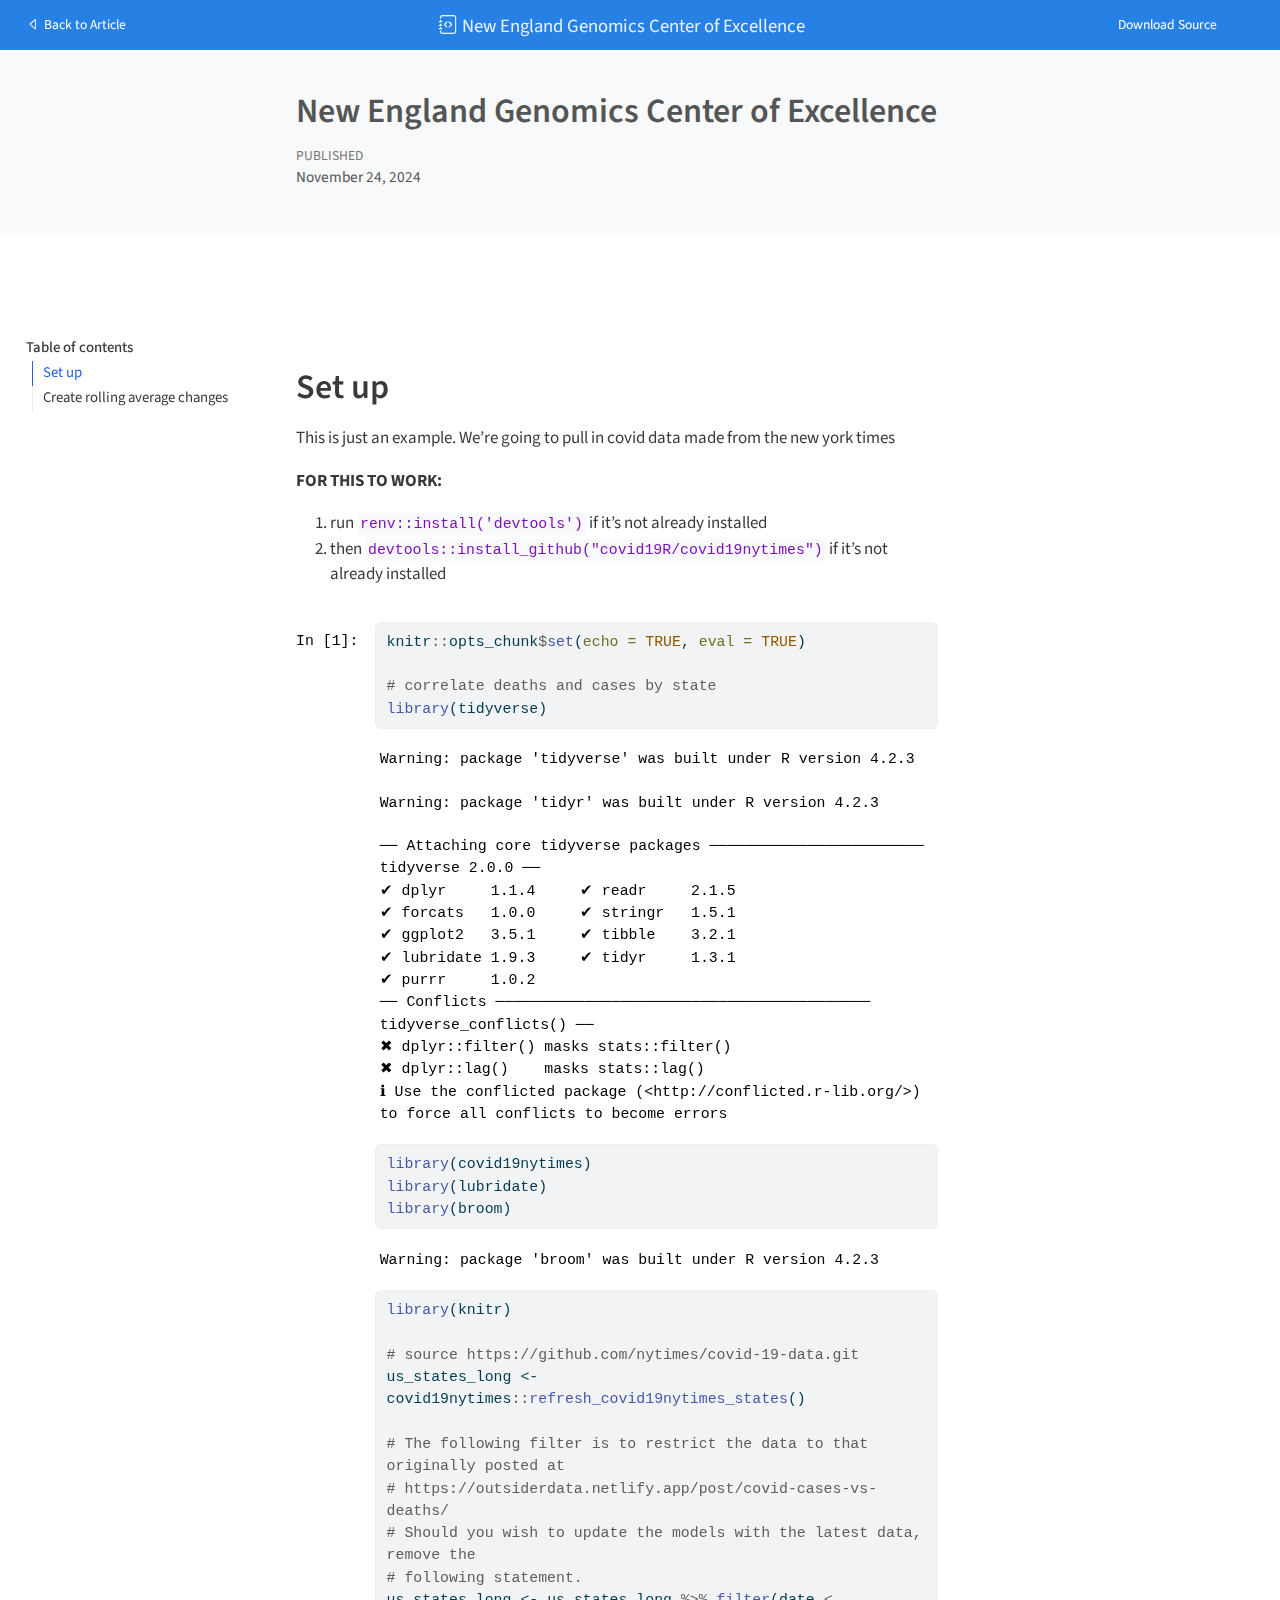
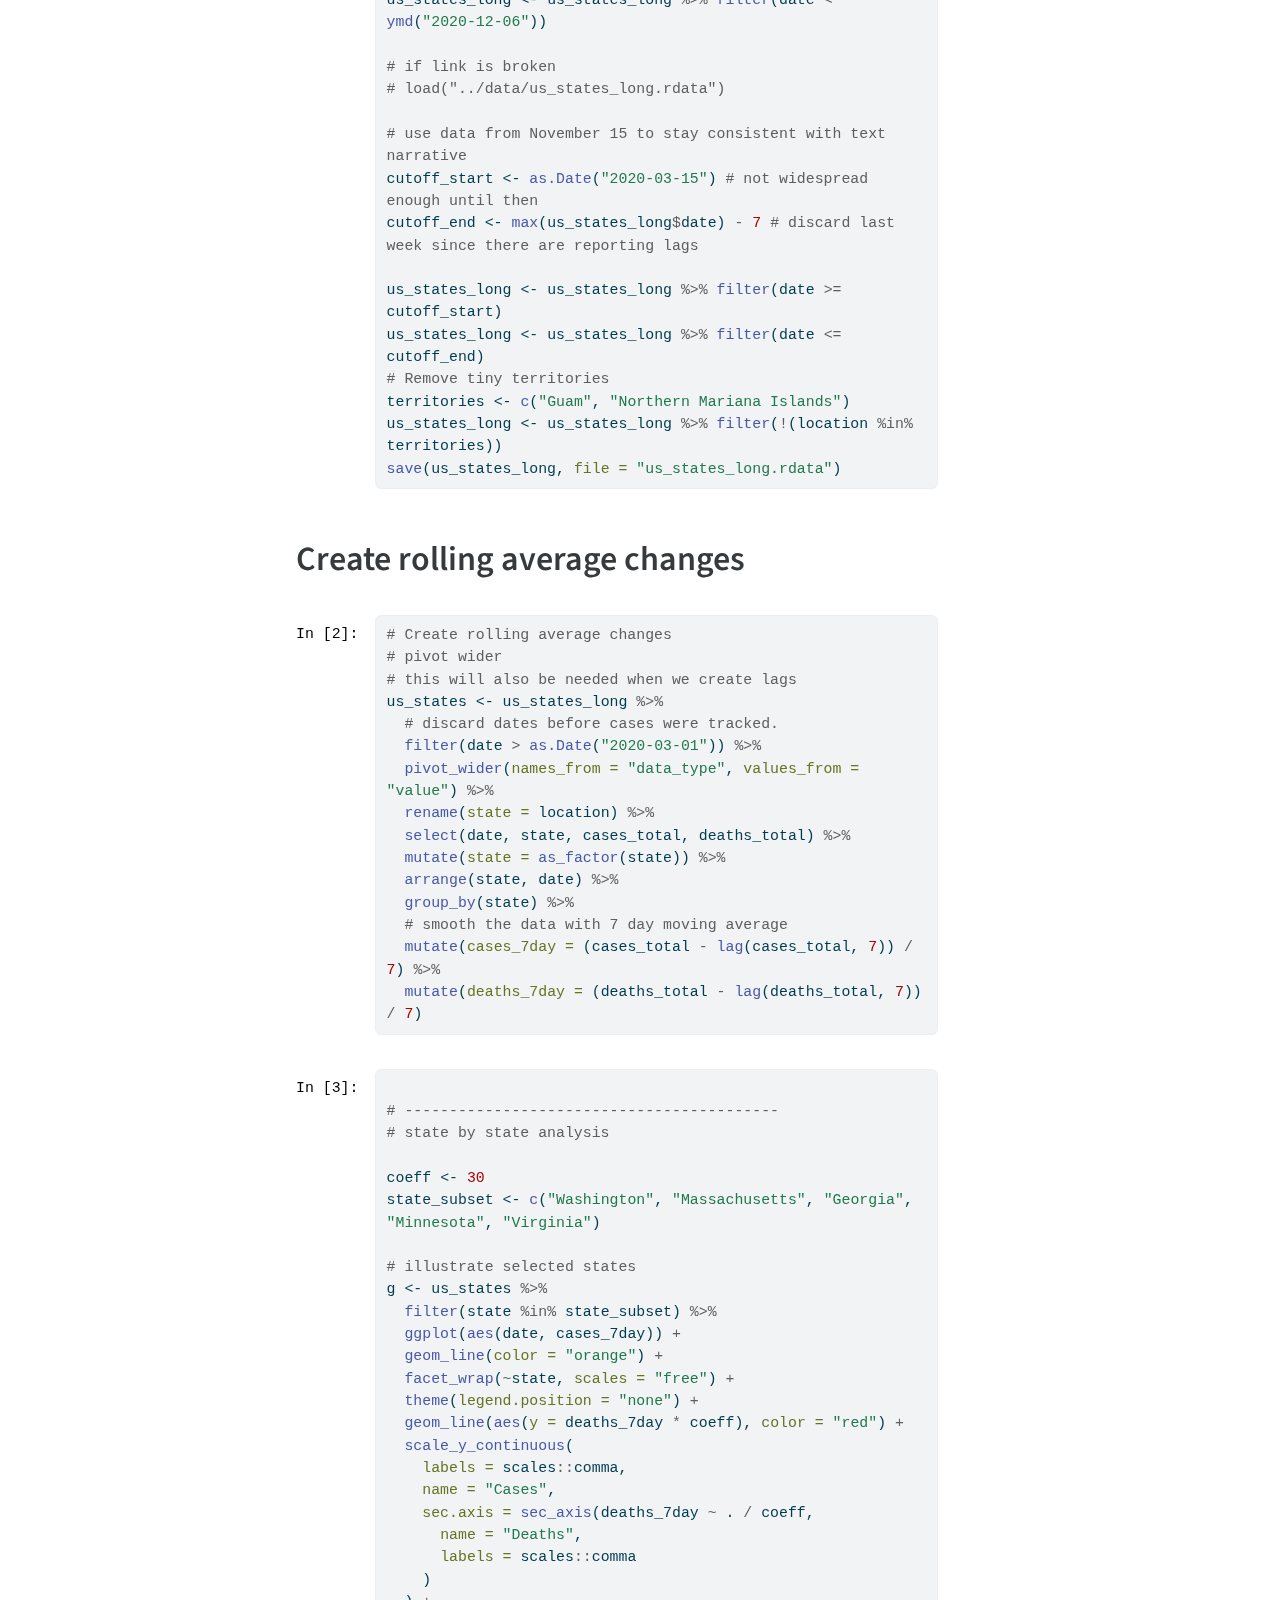
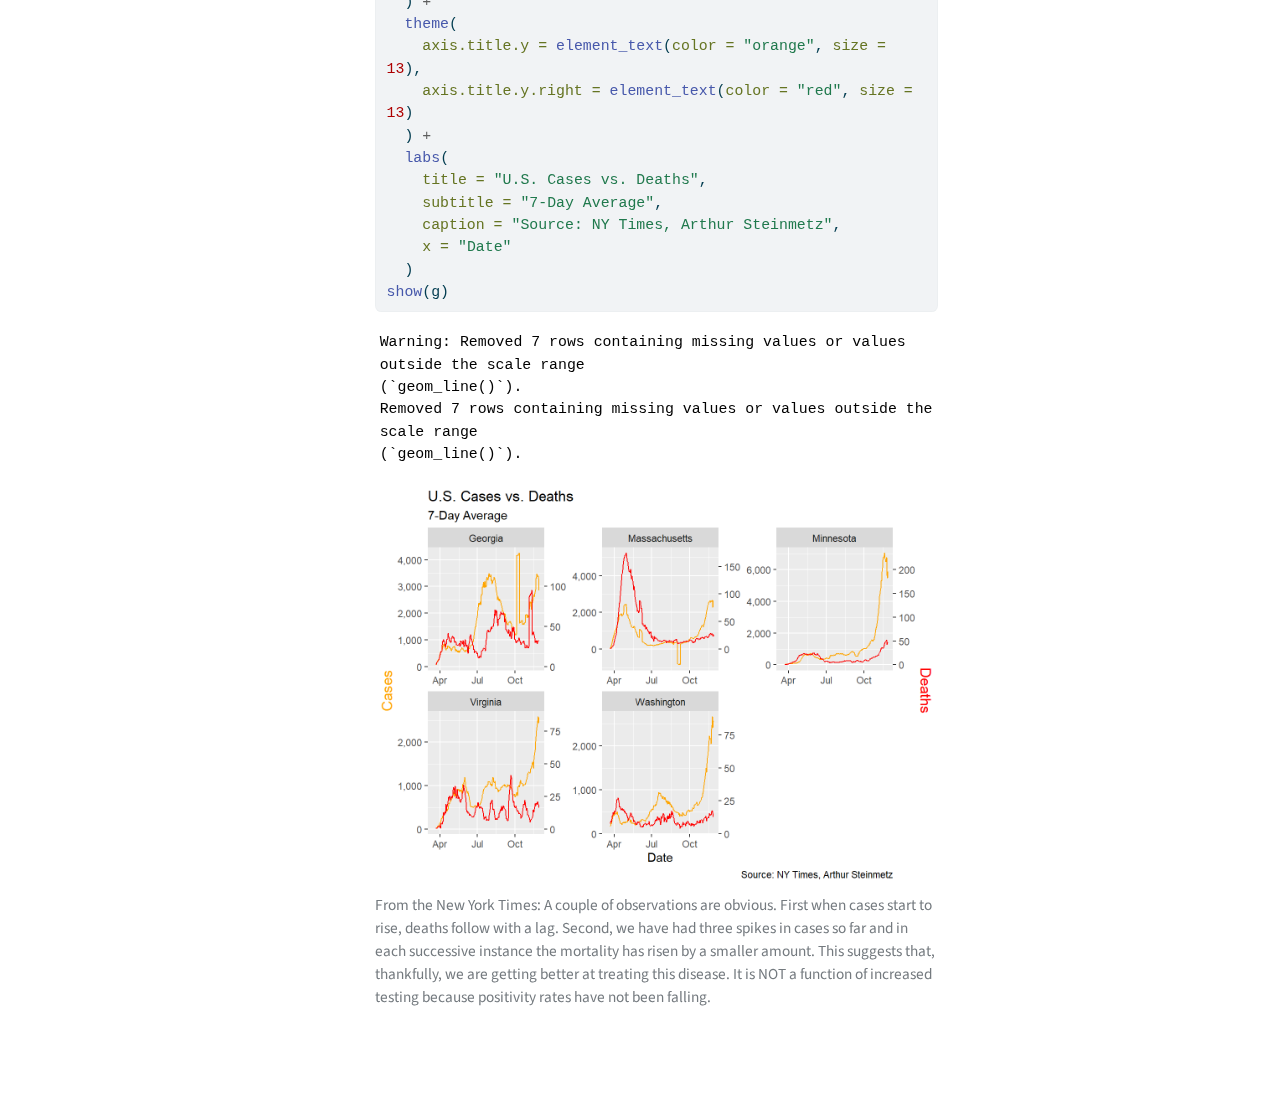
<file: notebooks/necoe-preview.html>
<!DOCTYPE html>
<html xmlns="http://www.w3.org/1999/xhtml" lang="en" xml:lang="en"><head>
    <meta charset="utf-8">
    <meta name="generator" content="quarto-1.5.22">

    <meta name="viewport" content="width=device-width, initial-scale=1.0, user-scalable=yes">

    <meta name="dcterms.date" content="2024-11-24">

    <title>New England Genomics Center of Excellence</title>
    <style>
      code{white-space: pre-wrap;}
      span.smallcaps{font-variant: small-caps;}
      div.columns{display: flex; gap: min(4vw, 1.5em);}
      div.column{flex: auto; overflow-x: auto;}
      div.hanging-indent{margin-left: 1.5em; text-indent: -1.5em;}
      ul.task-list{list-style: none;}
      ul.task-list li input[type="checkbox"] {
        width: 0.8em;
        margin: 0 0.8em 0.2em -1em; /* quarto-specific, see https://github.com/quarto-dev/quarto-cli/issues/4556 */ 
        vertical-align: middle;
      }
      /* CSS for syntax highlighting */
      pre > code.sourceCode { white-space: pre; position: relative; }
      pre > code.sourceCode > span { line-height: 1.25; }
      pre > code.sourceCode > span:empty { height: 1.2em; }
      .sourceCode { overflow: visible; }
      code.sourceCode > span { color: inherit; text-decoration: inherit; }
      div.sourceCode { margin: 1em 0; }
      pre.sourceCode { margin: 0; }
      @media screen {
      div.sourceCode { overflow: auto; }
      }
      @media print {
      pre > code.sourceCode { white-space: pre-wrap; }
      pre > code.sourceCode > span { text-indent: -5em; padding-left: 5em; }
      }
      pre.numberSource code
        { counter-reset: source-line 0; }
      pre.numberSource code > span
        { position: relative; left: -4em; counter-increment: source-line; }
      pre.numberSource code > span > a:first-child::before
        { content: counter(source-line);
          position: relative; left: -1em; text-align: right; vertical-align: baseline;
          border: none; display: inline-block;
          -webkit-touch-callout: none; -webkit-user-select: none;
          -khtml-user-select: none; -moz-user-select: none;
          -ms-user-select: none; user-select: none;
          padding: 0 4px; width: 4em;
        }
      pre.numberSource { margin-left: 3em;  padding-left: 4px; }
      div.sourceCode
        {   }
      @media screen {
      pre > code.sourceCode > span > a:first-child::before { text-decoration: underline; }
      }
    </style>

    <style>
      body.hypothesis-enabled #quarto-embed-header {
        padding-right: 36px;
      }

      #quarto-embed-header {
        height: 3em;
        width: 100%;
        display: flex;
        justify-content: space-between;
        align-items: center;
        border-bottom: solid 1px;
      }

      #quarto-embed-header h6 {
        font-size: 1.1em;
        padding-top: 0.6em;
        margin-left: 1em;
        margin-right: 1em;
        font-weight: 400;
      }

      #quarto-embed-header a.quarto-back-link,
      #quarto-embed-header a.quarto-download-embed {
        font-size: 0.8em;
        margin-top: 1em;
        margin-bottom: 1em;
        margin-left: 1em;
        margin-right: 1em;
      }

      .quarto-back-container {
        padding-left: 0.5em;
        display: flex;
      }

      .headroom {
          will-change: transform;
          transition: transform 200ms linear;
      }

      .headroom--pinned {
          transform: translateY(0%);
      }

      .headroom--unpinned {
          transform: translateY(-100%);
      }      
    </style>

    <script>
    window.document.addEventListener("DOMContentLoaded", function () {

      var header = window.document.querySelector("#quarto-embed-header");
      const titleBannerEl = window.document.querySelector("body > #title-block-header");
      if (titleBannerEl) {
        titleBannerEl.style.paddingTop = header.clientHeight + "px";
      }
      const contentEl = window.document.getElementById('quarto-content');
      for (const child of contentEl.children) {
        child.style.paddingTop = header.clientHeight + "px";
        child.style.marginTop = "1em";
      }

      // Use the article root if the `back` call doesn't work. This isn't perfect
      // but should typically work
      window.quartoBackToArticle = () => {
        var currentUrl = window.location.href;
        window.history.back();
        setTimeout(() => {
            // if location was not changed in 100 ms, then there is no history back
            if(currentUrl === window.location.href){              
                // redirect to site root
                window.location.href = "...html";
            }
        }, 100);
      }

      const headroom = new window.Headroom(header, {
        tolerance: 5,
        onPin: function () {
        },
        onUnpin: function () {
        },
      });
      headroom.init();
    });
    </script>

    
<script src="../site_libs/manuscript-notebook/headroom.min.js"></script>
<script src="../site_libs/clipboard/clipboard.min.js"></script>
<script src="../site_libs/quarto-html/quarto.js"></script>
<script src="../site_libs/quarto-html/popper.min.js"></script>
<script src="../site_libs/quarto-html/tippy.umd.min.js"></script>
<script src="../site_libs/quarto-html/anchor.min.js"></script>
<link href="../site_libs/quarto-html/tippy.css" rel="stylesheet">
<link href="../site_libs/quarto-html/quarto-syntax-highlighting.css" rel="stylesheet" id="quarto-text-highlighting-styles">
<script src="../site_libs/bootstrap/bootstrap.min.js"></script>
<link href="../site_libs/bootstrap/bootstrap-icons.css" rel="stylesheet">
<link href="../site_libs/bootstrap/bootstrap.min.css" rel="stylesheet" id="quarto-bootstrap" data-mode="light">
<script src="../site_libs/quarto-contrib/glightbox/glightbox.min.js"></script>
<link href="../site_libs/quarto-contrib/glightbox/glightbox.min.css" rel="stylesheet">
<link href="../site_libs/quarto-contrib/glightbox/lightbox.css" rel="stylesheet">
     <script async="" src="https://hypothes.is/embed.js"></script>
<script>
  window.document.addEventListener("DOMContentLoaded", function (_event) {
    document.body.classList.add('hypothesis-enabled');
  });
</script>  
      </head>

  <body class="quarto-notebook">
    <div id="quarto-embed-header" class="headroom fixed-top bg-primary">
      
      <a onclick="window.quartoBackToArticle(); return false;" class="btn btn-primary quarto-back-link" href=""><i class="bi bi-caret-left"></i> Back to Article</a>
      <h6><i class="bi bi-journal-code"></i> New England Genomics Center of Excellence</h6>

            <a href="../notebooks/necoe.qmd" class="btn btn-primary quarto-download-embed" download="necoe.qmd">Download Source</a>
          </div>

     <header id="title-block-header" class="quarto-title-block default toc-left page-columns page-full">
  <div class="quarto-title-banner page-columns page-full">
    <div class="quarto-title column-body">
      <h1 class="title">New England Genomics Center of Excellence</h1>
          </div>

    
    <div class="quarto-title-meta-container">
      <div class="quarto-title-meta-column-start">
        
        <div class="quarto-title-meta">

                
                <div>
            <div class="quarto-title-meta-heading">Published</div>
            <div class="quarto-title-meta-contents">
              <p class="date">November 24, 2024</p>
            </div>
          </div>
          
                
              </div>
      </div>
      <div class="quarto-title-meta-column-end quarto-other-formats-target">
      </div>
    </div>



    <div class="quarto-other-links-text-target">
    </div>  </div>
</header><div id="quarto-content" class="page-columns page-rows-contents page-layout-article toc-left">
<div id="quarto-sidebar-toc-left" class="sidebar toc-left">
  <nav id="TOC" role="doc-toc" class="toc-active">
    <h2 id="toc-title">Table of contents</h2>
   
  <ul>
  <li><a href="#set-up" id="toc-set-up" class="nav-link active" data-scroll-target="#set-up">Set up</a></li>
  <li><a href="#create-rolling-average-changes" id="toc-create-rolling-average-changes" class="nav-link" data-scroll-target="#create-rolling-average-changes">Create rolling average changes</a></li>
  </ul>
</nav>
</div>
<div id="quarto-margin-sidebar" class="sidebar margin-sidebar zindex-bottom">
</div>
<main class="content quarto-banner-title-block" id="quarto-document-content">      

       <section id="set-up" class="level1">
<h1>Set up</h1>
<p>This is just an example. We’re going to pull in covid data made from the new york times</p>
<p><strong>FOR THIS TO WORK:</strong></p>
<ol type="1">
<li>run <code>renv::install('devtools')</code> if it’s not already installed</li>
<li>then <code>devtools::install_github("covid19R/covid19nytimes")</code> if it’s not already installed</li>
</ol>
<div class="cell-container"><div class="cell-decorator"><pre>In [1]:</pre></div><div class="cell">
<div class="sourceCode cell-code" id="cb1"><pre class="sourceCode r code-with-copy"><code class="sourceCode r"><span id="cb1-1"><a href="#cb1-1" aria-hidden="true" tabindex="-1"></a>knitr<span class="sc">::</span>opts_chunk<span class="sc">$</span><span class="fu">set</span>(<span class="at">echo =</span> <span class="cn">TRUE</span>, <span class="at">eval =</span> <span class="cn">TRUE</span>)</span>
<span id="cb1-2"><a href="#cb1-2" aria-hidden="true" tabindex="-1"></a></span>
<span id="cb1-3"><a href="#cb1-3" aria-hidden="true" tabindex="-1"></a><span class="co"># correlate deaths and cases by state</span></span>
<span id="cb1-4"><a href="#cb1-4" aria-hidden="true" tabindex="-1"></a><span class="fu">library</span>(tidyverse)</span></code><button title="Copy to Clipboard" class="code-copy-button"><i class="bi"></i></button></pre></div>
<div class="cell-output cell-output-stderr">
<pre><code>Warning: package 'tidyverse' was built under R version 4.2.3</code></pre>
</div>
<div class="cell-output cell-output-stderr">
<pre><code>Warning: package 'tidyr' was built under R version 4.2.3</code></pre>
</div>
<div class="cell-output cell-output-stderr">
<pre><code>── Attaching core tidyverse packages ──────────────────────── tidyverse 2.0.0 ──
✔ dplyr     1.1.4     ✔ readr     2.1.5
✔ forcats   1.0.0     ✔ stringr   1.5.1
✔ ggplot2   3.5.1     ✔ tibble    3.2.1
✔ lubridate 1.9.3     ✔ tidyr     1.3.1
✔ purrr     1.0.2     
── Conflicts ────────────────────────────────────────── tidyverse_conflicts() ──
✖ dplyr::filter() masks stats::filter()
✖ dplyr::lag()    masks stats::lag()
ℹ Use the conflicted package (&lt;http://conflicted.r-lib.org/&gt;) to force all conflicts to become errors</code></pre>
</div>
<div class="sourceCode cell-code" id="cb5"><pre class="sourceCode r code-with-copy"><code class="sourceCode r"><span id="cb5-1"><a href="#cb5-1" aria-hidden="true" tabindex="-1"></a><span class="fu">library</span>(covid19nytimes)</span>
<span id="cb5-2"><a href="#cb5-2" aria-hidden="true" tabindex="-1"></a><span class="fu">library</span>(lubridate)</span>
<span id="cb5-3"><a href="#cb5-3" aria-hidden="true" tabindex="-1"></a><span class="fu">library</span>(broom)</span></code><button title="Copy to Clipboard" class="code-copy-button"><i class="bi"></i></button></pre></div>
<div class="cell-output cell-output-stderr">
<pre><code>Warning: package 'broom' was built under R version 4.2.3</code></pre>
</div>
<div class="sourceCode cell-code" id="cb7"><pre class="sourceCode r code-with-copy"><code class="sourceCode r"><span id="cb7-1"><a href="#cb7-1" aria-hidden="true" tabindex="-1"></a><span class="fu">library</span>(knitr)</span>
<span id="cb7-2"><a href="#cb7-2" aria-hidden="true" tabindex="-1"></a></span>
<span id="cb7-3"><a href="#cb7-3" aria-hidden="true" tabindex="-1"></a><span class="co"># source https://github.com/nytimes/covid-19-data.git</span></span>
<span id="cb7-4"><a href="#cb7-4" aria-hidden="true" tabindex="-1"></a>us_states_long <span class="ot">&lt;-</span> covid19nytimes<span class="sc">::</span><span class="fu">refresh_covid19nytimes_states</span>()</span>
<span id="cb7-5"><a href="#cb7-5" aria-hidden="true" tabindex="-1"></a></span>
<span id="cb7-6"><a href="#cb7-6" aria-hidden="true" tabindex="-1"></a><span class="co"># The following filter is to restrict the data to that originally posted at</span></span>
<span id="cb7-7"><a href="#cb7-7" aria-hidden="true" tabindex="-1"></a><span class="co"># https://outsiderdata.netlify.app/post/covid-cases-vs-deaths/</span></span>
<span id="cb7-8"><a href="#cb7-8" aria-hidden="true" tabindex="-1"></a><span class="co"># Should you wish to update the models with the latest data, remove the</span></span>
<span id="cb7-9"><a href="#cb7-9" aria-hidden="true" tabindex="-1"></a><span class="co"># following statement.</span></span>
<span id="cb7-10"><a href="#cb7-10" aria-hidden="true" tabindex="-1"></a>us_states_long <span class="ot">&lt;-</span> us_states_long <span class="sc">%&gt;%</span> <span class="fu">filter</span>(date <span class="sc">&lt;</span> <span class="fu">ymd</span>(<span class="st">"2020-12-06"</span>))</span>
<span id="cb7-11"><a href="#cb7-11" aria-hidden="true" tabindex="-1"></a></span>
<span id="cb7-12"><a href="#cb7-12" aria-hidden="true" tabindex="-1"></a><span class="co"># if link is broken</span></span>
<span id="cb7-13"><a href="#cb7-13" aria-hidden="true" tabindex="-1"></a><span class="co"># load("../data/us_states_long.rdata")</span></span>
<span id="cb7-14"><a href="#cb7-14" aria-hidden="true" tabindex="-1"></a></span>
<span id="cb7-15"><a href="#cb7-15" aria-hidden="true" tabindex="-1"></a><span class="co"># use data from November 15 to stay consistent with text narrative</span></span>
<span id="cb7-16"><a href="#cb7-16" aria-hidden="true" tabindex="-1"></a>cutoff_start <span class="ot">&lt;-</span> <span class="fu">as.Date</span>(<span class="st">"2020-03-15"</span>) <span class="co"># not widespread enough until then</span></span>
<span id="cb7-17"><a href="#cb7-17" aria-hidden="true" tabindex="-1"></a>cutoff_end <span class="ot">&lt;-</span> <span class="fu">max</span>(us_states_long<span class="sc">$</span>date) <span class="sc">-</span> <span class="dv">7</span> <span class="co"># discard last week since there are reporting lags</span></span>
<span id="cb7-18"><a href="#cb7-18" aria-hidden="true" tabindex="-1"></a></span>
<span id="cb7-19"><a href="#cb7-19" aria-hidden="true" tabindex="-1"></a>us_states_long <span class="ot">&lt;-</span> us_states_long <span class="sc">%&gt;%</span> <span class="fu">filter</span>(date <span class="sc">&gt;=</span> cutoff_start)</span>
<span id="cb7-20"><a href="#cb7-20" aria-hidden="true" tabindex="-1"></a>us_states_long <span class="ot">&lt;-</span> us_states_long <span class="sc">%&gt;%</span> <span class="fu">filter</span>(date <span class="sc">&lt;=</span> cutoff_end)</span>
<span id="cb7-21"><a href="#cb7-21" aria-hidden="true" tabindex="-1"></a><span class="co"># Remove tiny territories</span></span>
<span id="cb7-22"><a href="#cb7-22" aria-hidden="true" tabindex="-1"></a>territories <span class="ot">&lt;-</span> <span class="fu">c</span>(<span class="st">"Guam"</span>, <span class="st">"Northern Mariana Islands"</span>)</span>
<span id="cb7-23"><a href="#cb7-23" aria-hidden="true" tabindex="-1"></a>us_states_long <span class="ot">&lt;-</span> us_states_long <span class="sc">%&gt;%</span> <span class="fu">filter</span>(<span class="sc">!</span>(location <span class="sc">%in%</span> territories))</span>
<span id="cb7-24"><a href="#cb7-24" aria-hidden="true" tabindex="-1"></a><span class="fu">save</span>(us_states_long, <span class="at">file =</span> <span class="st">"us_states_long.rdata"</span>)</span></code><button title="Copy to Clipboard" class="code-copy-button"><i class="bi"></i></button></pre></div>
</div></div>
</section>
<section id="create-rolling-average-changes" class="level1">
<h1>Create rolling average changes</h1>
<div class="cell-container"><div class="cell-decorator"><pre>In [2]:</pre></div><div class="cell">
<div class="sourceCode cell-code" id="cb8"><pre class="sourceCode r code-with-copy"><code class="sourceCode r"><span id="cb8-1"><a href="#cb8-1" aria-hidden="true" tabindex="-1"></a><span class="co"># Create rolling average changes</span></span>
<span id="cb8-2"><a href="#cb8-2" aria-hidden="true" tabindex="-1"></a><span class="co"># pivot wider</span></span>
<span id="cb8-3"><a href="#cb8-3" aria-hidden="true" tabindex="-1"></a><span class="co"># this will also be needed when we create lags</span></span>
<span id="cb8-4"><a href="#cb8-4" aria-hidden="true" tabindex="-1"></a>us_states <span class="ot">&lt;-</span> us_states_long <span class="sc">%&gt;%</span></span>
<span id="cb8-5"><a href="#cb8-5" aria-hidden="true" tabindex="-1"></a>  <span class="co"># discard dates before cases were tracked.</span></span>
<span id="cb8-6"><a href="#cb8-6" aria-hidden="true" tabindex="-1"></a>  <span class="fu">filter</span>(date <span class="sc">&gt;</span> <span class="fu">as.Date</span>(<span class="st">"2020-03-01"</span>)) <span class="sc">%&gt;%</span></span>
<span id="cb8-7"><a href="#cb8-7" aria-hidden="true" tabindex="-1"></a>  <span class="fu">pivot_wider</span>(<span class="at">names_from =</span> <span class="st">"data_type"</span>, <span class="at">values_from =</span> <span class="st">"value"</span>) <span class="sc">%&gt;%</span></span>
<span id="cb8-8"><a href="#cb8-8" aria-hidden="true" tabindex="-1"></a>  <span class="fu">rename</span>(<span class="at">state =</span> location) <span class="sc">%&gt;%</span></span>
<span id="cb8-9"><a href="#cb8-9" aria-hidden="true" tabindex="-1"></a>  <span class="fu">select</span>(date, state, cases_total, deaths_total) <span class="sc">%&gt;%</span></span>
<span id="cb8-10"><a href="#cb8-10" aria-hidden="true" tabindex="-1"></a>  <span class="fu">mutate</span>(<span class="at">state =</span> <span class="fu">as_factor</span>(state)) <span class="sc">%&gt;%</span></span>
<span id="cb8-11"><a href="#cb8-11" aria-hidden="true" tabindex="-1"></a>  <span class="fu">arrange</span>(state, date) <span class="sc">%&gt;%</span></span>
<span id="cb8-12"><a href="#cb8-12" aria-hidden="true" tabindex="-1"></a>  <span class="fu">group_by</span>(state) <span class="sc">%&gt;%</span></span>
<span id="cb8-13"><a href="#cb8-13" aria-hidden="true" tabindex="-1"></a>  <span class="co"># smooth the data with 7 day moving average</span></span>
<span id="cb8-14"><a href="#cb8-14" aria-hidden="true" tabindex="-1"></a>  <span class="fu">mutate</span>(<span class="at">cases_7day =</span> (cases_total <span class="sc">-</span> <span class="fu">lag</span>(cases_total, <span class="dv">7</span>)) <span class="sc">/</span> <span class="dv">7</span>) <span class="sc">%&gt;%</span></span>
<span id="cb8-15"><a href="#cb8-15" aria-hidden="true" tabindex="-1"></a>  <span class="fu">mutate</span>(<span class="at">deaths_7day =</span> (deaths_total <span class="sc">-</span> <span class="fu">lag</span>(deaths_total, <span class="dv">7</span>)) <span class="sc">/</span> <span class="dv">7</span>)</span></code><button title="Copy to Clipboard" class="code-copy-button"><i class="bi"></i></button></pre></div>
</div></div>
<div class="cell-container"><div class="cell-decorator"><pre>In [3]:</pre></div><div id="cell-fig-state-analysis" class="cell">
<div class="sourceCode cell-code" id="cb9"><pre class="sourceCode r code-with-copy"><code class="sourceCode r"><span id="cb9-1"><a href="#cb9-1" aria-hidden="true" tabindex="-1"></a></span>
<span id="cb9-2"><a href="#cb9-2" aria-hidden="true" tabindex="-1"></a><span class="co"># ------------------------------------------</span></span>
<span id="cb9-3"><a href="#cb9-3" aria-hidden="true" tabindex="-1"></a><span class="co"># state by state analysis</span></span>
<span id="cb9-4"><a href="#cb9-4" aria-hidden="true" tabindex="-1"></a></span>
<span id="cb9-5"><a href="#cb9-5" aria-hidden="true" tabindex="-1"></a>coeff <span class="ot">&lt;-</span> <span class="dv">30</span></span>
<span id="cb9-6"><a href="#cb9-6" aria-hidden="true" tabindex="-1"></a>state_subset <span class="ot">&lt;-</span> <span class="fu">c</span>(<span class="st">"Washington"</span>, <span class="st">"Massachusetts"</span>, <span class="st">"Georgia"</span>, <span class="st">"Minnesota"</span>, <span class="st">"Virginia"</span>)</span>
<span id="cb9-7"><a href="#cb9-7" aria-hidden="true" tabindex="-1"></a></span>
<span id="cb9-8"><a href="#cb9-8" aria-hidden="true" tabindex="-1"></a><span class="co"># illustrate selected states</span></span>
<span id="cb9-9"><a href="#cb9-9" aria-hidden="true" tabindex="-1"></a>g <span class="ot">&lt;-</span> us_states <span class="sc">%&gt;%</span></span>
<span id="cb9-10"><a href="#cb9-10" aria-hidden="true" tabindex="-1"></a>  <span class="fu">filter</span>(state <span class="sc">%in%</span> state_subset) <span class="sc">%&gt;%</span></span>
<span id="cb9-11"><a href="#cb9-11" aria-hidden="true" tabindex="-1"></a>  <span class="fu">ggplot</span>(<span class="fu">aes</span>(date, cases_7day)) <span class="sc">+</span></span>
<span id="cb9-12"><a href="#cb9-12" aria-hidden="true" tabindex="-1"></a>  <span class="fu">geom_line</span>(<span class="at">color =</span> <span class="st">"orange"</span>) <span class="sc">+</span></span>
<span id="cb9-13"><a href="#cb9-13" aria-hidden="true" tabindex="-1"></a>  <span class="fu">facet_wrap</span>(<span class="sc">~</span>state, <span class="at">scales =</span> <span class="st">"free"</span>) <span class="sc">+</span></span>
<span id="cb9-14"><a href="#cb9-14" aria-hidden="true" tabindex="-1"></a>  <span class="fu">theme</span>(<span class="at">legend.position =</span> <span class="st">"none"</span>) <span class="sc">+</span></span>
<span id="cb9-15"><a href="#cb9-15" aria-hidden="true" tabindex="-1"></a>  <span class="fu">geom_line</span>(<span class="fu">aes</span>(<span class="at">y =</span> deaths_7day <span class="sc">*</span> coeff), <span class="at">color =</span> <span class="st">"red"</span>) <span class="sc">+</span></span>
<span id="cb9-16"><a href="#cb9-16" aria-hidden="true" tabindex="-1"></a>  <span class="fu">scale_y_continuous</span>(</span>
<span id="cb9-17"><a href="#cb9-17" aria-hidden="true" tabindex="-1"></a>    <span class="at">labels =</span> scales<span class="sc">::</span>comma,</span>
<span id="cb9-18"><a href="#cb9-18" aria-hidden="true" tabindex="-1"></a>    <span class="at">name =</span> <span class="st">"Cases"</span>,</span>
<span id="cb9-19"><a href="#cb9-19" aria-hidden="true" tabindex="-1"></a>    <span class="at">sec.axis =</span> <span class="fu">sec_axis</span>(deaths_7day <span class="sc">~</span> . <span class="sc">/</span> coeff,</span>
<span id="cb9-20"><a href="#cb9-20" aria-hidden="true" tabindex="-1"></a>      <span class="at">name =</span> <span class="st">"Deaths"</span>,</span>
<span id="cb9-21"><a href="#cb9-21" aria-hidden="true" tabindex="-1"></a>      <span class="at">labels =</span> scales<span class="sc">::</span>comma</span>
<span id="cb9-22"><a href="#cb9-22" aria-hidden="true" tabindex="-1"></a>    )</span>
<span id="cb9-23"><a href="#cb9-23" aria-hidden="true" tabindex="-1"></a>  ) <span class="sc">+</span></span>
<span id="cb9-24"><a href="#cb9-24" aria-hidden="true" tabindex="-1"></a>  <span class="fu">theme</span>(</span>
<span id="cb9-25"><a href="#cb9-25" aria-hidden="true" tabindex="-1"></a>    <span class="at">axis.title.y =</span> <span class="fu">element_text</span>(<span class="at">color =</span> <span class="st">"orange"</span>, <span class="at">size =</span> <span class="dv">13</span>),</span>
<span id="cb9-26"><a href="#cb9-26" aria-hidden="true" tabindex="-1"></a>    <span class="at">axis.title.y.right =</span> <span class="fu">element_text</span>(<span class="at">color =</span> <span class="st">"red"</span>, <span class="at">size =</span> <span class="dv">13</span>)</span>
<span id="cb9-27"><a href="#cb9-27" aria-hidden="true" tabindex="-1"></a>  ) <span class="sc">+</span></span>
<span id="cb9-28"><a href="#cb9-28" aria-hidden="true" tabindex="-1"></a>  <span class="fu">labs</span>(</span>
<span id="cb9-29"><a href="#cb9-29" aria-hidden="true" tabindex="-1"></a>    <span class="at">title =</span> <span class="st">"U.S. Cases vs. Deaths"</span>,</span>
<span id="cb9-30"><a href="#cb9-30" aria-hidden="true" tabindex="-1"></a>    <span class="at">subtitle =</span> <span class="st">"7-Day Average"</span>,</span>
<span id="cb9-31"><a href="#cb9-31" aria-hidden="true" tabindex="-1"></a>    <span class="at">caption =</span> <span class="st">"Source: NY Times, Arthur Steinmetz"</span>,</span>
<span id="cb9-32"><a href="#cb9-32" aria-hidden="true" tabindex="-1"></a>    <span class="at">x =</span> <span class="st">"Date"</span></span>
<span id="cb9-33"><a href="#cb9-33" aria-hidden="true" tabindex="-1"></a>  )</span>
<span id="cb9-34"><a href="#cb9-34" aria-hidden="true" tabindex="-1"></a><span class="fu">show</span>(g)</span></code><button title="Copy to Clipboard" class="code-copy-button"><i class="bi"></i></button></pre></div>
<div class="cell-output cell-output-stderr">
<pre><code>Warning: Removed 7 rows containing missing values or values outside the scale range
(`geom_line()`).
Removed 7 rows containing missing values or values outside the scale range
(`geom_line()`).</code></pre>
</div>
<div class="cell-output-display">
<div id="fig-state-analysis" class="quarto-figure quarto-figure-center quarto-float anchored">
<figure class="quarto-float quarto-float-fig figure">
<div aria-describedby="fig-state-analysis-caption-0ceaefa1-69ba-4598-a22c-09a6ac19f8ca" class="">
<a href="necoe_files/figure-html/fig-state-analysis-1.png" class="lightbox" data-gallery="quarto-lightbox-gallery-1" title="From the New York Times: A couple of observations are obvious. First when cases start to rise, deaths follow with a lag. Second, we have had three spikes in cases so far and in each successive instance the mortality has risen by a smaller amount. This suggests that, thankfully, we are getting better at treating this disease. It is NOT a function of increased testing because positivity rates have not been falling."><img src="necoe_files/figure-html/fig-state-analysis-1.png" class="img-fluid figure-img" width="672"></a>
</div>
<figcaption class="quarto-float-caption-bottom quarto-float-caption quarto-float-fig" id="fig-state-analysis-caption-0ceaefa1-69ba-4598-a22c-09a6ac19f8ca">
From the New York Times: A couple of observations are obvious. First when cases start to rise, deaths follow with a lag. Second, we have had three spikes in cases so far and in each successive instance the mortality has risen by a smaller amount. This suggests that, thankfully, we are getting better at treating this disease. It is NOT a function of increased testing because positivity rates have not been falling.
</figcaption>
</figure>
</div>
</div>
</div></div>
</section>
     </main>
<!-- /main column -->  <script id="quarto-html-after-body" type="application/javascript">
window.document.addEventListener("DOMContentLoaded", function (event) {
  const toggleBodyColorMode = (bsSheetEl) => {
    const mode = bsSheetEl.getAttribute("data-mode");
    const bodyEl = window.document.querySelector("body");
    if (mode === "dark") {
      bodyEl.classList.add("quarto-dark");
      bodyEl.classList.remove("quarto-light");
    } else {
      bodyEl.classList.add("quarto-light");
      bodyEl.classList.remove("quarto-dark");
    }
  }
  const toggleBodyColorPrimary = () => {
    const bsSheetEl = window.document.querySelector("link#quarto-bootstrap");
    if (bsSheetEl) {
      toggleBodyColorMode(bsSheetEl);
    }
  }
  toggleBodyColorPrimary();  
  const icon = "";
  const anchorJS = new window.AnchorJS();
  anchorJS.options = {
    placement: 'right',
    icon: icon
  };
  anchorJS.add('.anchored');
  const isCodeAnnotation = (el) => {
    for (const clz of el.classList) {
      if (clz.startsWith('code-annotation-')) {                     
        return true;
      }
    }
    return false;
  }
  const clipboard = new window.ClipboardJS('.code-copy-button', {
    text: function(trigger) {
      const codeEl = trigger.previousElementSibling.cloneNode(true);
      for (const childEl of codeEl.children) {
        if (isCodeAnnotation(childEl)) {
          childEl.remove();
        }
      }
      return codeEl.innerText;
    }
  });
  clipboard.on('success', function(e) {
    // button target
    const button = e.trigger;
    // don't keep focus
    button.blur();
    // flash "checked"
    button.classList.add('code-copy-button-checked');
    var currentTitle = button.getAttribute("title");
    button.setAttribute("title", "Copied!");
    let tooltip;
    if (window.bootstrap) {
      button.setAttribute("data-bs-toggle", "tooltip");
      button.setAttribute("data-bs-placement", "left");
      button.setAttribute("data-bs-title", "Copied!");
      tooltip = new bootstrap.Tooltip(button, 
        { trigger: "manual", 
          customClass: "code-copy-button-tooltip",
          offset: [0, -8]});
      tooltip.show();    
    }
    setTimeout(function() {
      if (tooltip) {
        tooltip.hide();
        button.removeAttribute("data-bs-title");
        button.removeAttribute("data-bs-toggle");
        button.removeAttribute("data-bs-placement");
      }
      button.setAttribute("title", currentTitle);
      button.classList.remove('code-copy-button-checked');
    }, 1000);
    // clear code selection
    e.clearSelection();
  });
    var localhostRegex = new RegExp(/^(?:http|https):\/\/localhost\:?[0-9]*\//);
    var mailtoRegex = new RegExp(/^mailto:/);
      var filterRegex = new RegExp('/' + window.location.host + '/');
    var isInternal = (href) => {
        return filterRegex.test(href) || localhostRegex.test(href) || mailtoRegex.test(href);
    }
    // Inspect non-navigation links and adorn them if external
 	var links = window.document.querySelectorAll('a[href]:not(.nav-link):not(.navbar-brand):not(.toc-action):not(.sidebar-link):not(.sidebar-item-toggle):not(.pagination-link):not(.no-external):not([aria-hidden]):not(.dropdown-item):not(.quarto-navigation-tool)');
    for (var i=0; i<links.length; i++) {
      const link = links[i];
      if (!isInternal(link.href)) {
        // undo the damage that might have been done by quarto-nav.js in the case of
        // links that we want to consider external
        if (link.dataset.originalHref !== undefined) {
          link.href = link.dataset.originalHref;
        }
      }
    }
  function tippyHover(el, contentFn, onTriggerFn, onUntriggerFn) {
    const config = {
      allowHTML: true,
      maxWidth: 500,
      delay: 100,
      arrow: false,
      appendTo: function(el) {
          return el.parentElement;
      },
      interactive: true,
      interactiveBorder: 10,
      theme: 'quarto',
      placement: 'bottom-start',
    };
    if (contentFn) {
      config.content = contentFn;
    }
    if (onTriggerFn) {
      config.onTrigger = onTriggerFn;
    }
    if (onUntriggerFn) {
      config.onUntrigger = onUntriggerFn;
    }
    window.tippy(el, config); 
  }
  const noterefs = window.document.querySelectorAll('a[role="doc-noteref"]');
  for (var i=0; i<noterefs.length; i++) {
    const ref = noterefs[i];
    tippyHover(ref, function() {
      // use id or data attribute instead here
      let href = ref.getAttribute('data-footnote-href') || ref.getAttribute('href');
      try { href = new URL(href).hash; } catch {}
      const id = href.replace(/^#\/?/, "");
      const note = window.document.getElementById(id);
      if (note) {
        return note.innerHTML;
      } else {
        return "";
      }
    });
  }
  const xrefs = window.document.querySelectorAll('a.quarto-xref');
  const processXRef = (id, note) => {
    // Strip column container classes
    const stripColumnClz = (el) => {
      el.classList.remove("page-full", "page-columns");
      if (el.children) {
        for (const child of el.children) {
          stripColumnClz(child);
        }
      }
    }
    stripColumnClz(note)
    if (id === null || id.startsWith('sec-')) {
      // Special case sections, only their first couple elements
      const container = document.createElement("div");
      if (note.children && note.children.length > 2) {
        container.appendChild(note.children[0].cloneNode(true));
        for (let i = 1; i < note.children.length; i++) {
          const child = note.children[i];
          if (child.tagName === "P" && child.innerText === "") {
            continue;
          } else {
            container.appendChild(child.cloneNode(true));
            break;
          }
        }
        if (window.Quarto?.typesetMath) {
          window.Quarto.typesetMath(container);
        }
        return container.innerHTML
      } else {
        if (window.Quarto?.typesetMath) {
          window.Quarto.typesetMath(note);
        }
        return note.innerHTML;
      }
    } else {
      // Remove any anchor links if they are present
      const anchorLink = note.querySelector('a.anchorjs-link');
      if (anchorLink) {
        anchorLink.remove();
      }
      if (window.Quarto?.typesetMath) {
        window.Quarto.typesetMath(note);
      }
      // TODO in 1.5, we should make sure this works without a callout special case
      if (note.classList.contains("callout")) {
        return note.outerHTML;
      } else {
        return note.innerHTML;
      }
    }
  }
  for (var i=0; i<xrefs.length; i++) {
    const xref = xrefs[i];
    tippyHover(xref, undefined, function(instance) {
      instance.disable();
      let url = xref.getAttribute('href');
      let hash = undefined; 
      if (url.startsWith('#')) {
        hash = url;
      } else {
        try { hash = new URL(url).hash; } catch {}
      }
      if (hash) {
        const id = hash.replace(/^#\/?/, "");
        const note = window.document.getElementById(id);
        if (note !== null) {
          try {
            const html = processXRef(id, note.cloneNode(true));
            instance.setContent(html);
          } finally {
            instance.enable();
            instance.show();
          }
        } else {
          // See if we can fetch this
          fetch(url.split('#')[0])
          .then(res => res.text())
          .then(html => {
            const parser = new DOMParser();
            const htmlDoc = parser.parseFromString(html, "text/html");
            const note = htmlDoc.getElementById(id);
            if (note !== null) {
              const html = processXRef(id, note);
              instance.setContent(html);
            } 
          }).finally(() => {
            instance.enable();
            instance.show();
          });
        }
      } else {
        // See if we can fetch a full url (with no hash to target)
        // This is a special case and we should probably do some content thinning / targeting
        fetch(url)
        .then(res => res.text())
        .then(html => {
          const parser = new DOMParser();
          const htmlDoc = parser.parseFromString(html, "text/html");
          const note = htmlDoc.querySelector('main.content');
          if (note !== null) {
            // This should only happen for chapter cross references
            // (since there is no id in the URL)
            // remove the first header
            if (note.children.length > 0 && note.children[0].tagName === "HEADER") {
              note.children[0].remove();
            }
            const html = processXRef(null, note);
            instance.setContent(html);
          } 
        }).finally(() => {
          instance.enable();
          instance.show();
        });
      }
    }, function(instance) {
    });
  }
      let selectedAnnoteEl;
      const selectorForAnnotation = ( cell, annotation) => {
        let cellAttr = 'data-code-cell="' + cell + '"';
        let lineAttr = 'data-code-annotation="' +  annotation + '"';
        const selector = 'span[' + cellAttr + '][' + lineAttr + ']';
        return selector;
      }
      const selectCodeLines = (annoteEl) => {
        const doc = window.document;
        const targetCell = annoteEl.getAttribute("data-target-cell");
        const targetAnnotation = annoteEl.getAttribute("data-target-annotation");
        const annoteSpan = window.document.querySelector(selectorForAnnotation(targetCell, targetAnnotation));
        const lines = annoteSpan.getAttribute("data-code-lines").split(",");
        const lineIds = lines.map((line) => {
          return targetCell + "-" + line;
        })
        let top = null;
        let height = null;
        let parent = null;
        if (lineIds.length > 0) {
            //compute the position of the single el (top and bottom and make a div)
            const el = window.document.getElementById(lineIds[0]);
            top = el.offsetTop;
            height = el.offsetHeight;
            parent = el.parentElement.parentElement;
          if (lineIds.length > 1) {
            const lastEl = window.document.getElementById(lineIds[lineIds.length - 1]);
            const bottom = lastEl.offsetTop + lastEl.offsetHeight;
            height = bottom - top;
          }
          if (top !== null && height !== null && parent !== null) {
            // cook up a div (if necessary) and position it 
            let div = window.document.getElementById("code-annotation-line-highlight");
            if (div === null) {
              div = window.document.createElement("div");
              div.setAttribute("id", "code-annotation-line-highlight");
              div.style.position = 'absolute';
              parent.appendChild(div);
            }
            div.style.top = top - 2 + "px";
            div.style.height = height + 4 + "px";
            div.style.left = 0;
            let gutterDiv = window.document.getElementById("code-annotation-line-highlight-gutter");
            if (gutterDiv === null) {
              gutterDiv = window.document.createElement("div");
              gutterDiv.setAttribute("id", "code-annotation-line-highlight-gutter");
              gutterDiv.style.position = 'absolute';
              const codeCell = window.document.getElementById(targetCell);
              const gutter = codeCell.querySelector('.code-annotation-gutter');
              gutter.appendChild(gutterDiv);
            }
            gutterDiv.style.top = top - 2 + "px";
            gutterDiv.style.height = height + 4 + "px";
          }
          selectedAnnoteEl = annoteEl;
        }
      };
      const unselectCodeLines = () => {
        const elementsIds = ["code-annotation-line-highlight", "code-annotation-line-highlight-gutter"];
        elementsIds.forEach((elId) => {
          const div = window.document.getElementById(elId);
          if (div) {
            div.remove();
          }
        });
        selectedAnnoteEl = undefined;
      };
        // Handle positioning of the toggle
    window.addEventListener(
      "resize",
      throttle(() => {
        elRect = undefined;
        if (selectedAnnoteEl) {
          selectCodeLines(selectedAnnoteEl);
        }
      }, 10)
    );
    function throttle(fn, ms) {
    let throttle = false;
    let timer;
      return (...args) => {
        if(!throttle) { // first call gets through
            fn.apply(this, args);
            throttle = true;
        } else { // all the others get throttled
            if(timer) clearTimeout(timer); // cancel #2
            timer = setTimeout(() => {
              fn.apply(this, args);
              timer = throttle = false;
            }, ms);
        }
      };
    }
      // Attach click handler to the DT
      const annoteDls = window.document.querySelectorAll('dt[data-target-cell]');
      for (const annoteDlNode of annoteDls) {
        annoteDlNode.addEventListener('click', (event) => {
          const clickedEl = event.target;
          if (clickedEl !== selectedAnnoteEl) {
            unselectCodeLines();
            const activeEl = window.document.querySelector('dt[data-target-cell].code-annotation-active');
            if (activeEl) {
              activeEl.classList.remove('code-annotation-active');
            }
            selectCodeLines(clickedEl);
            clickedEl.classList.add('code-annotation-active');
          } else {
            // Unselect the line
            unselectCodeLines();
            clickedEl.classList.remove('code-annotation-active');
          }
        });
      }
  const findCites = (el) => {
    const parentEl = el.parentElement;
    if (parentEl) {
      const cites = parentEl.dataset.cites;
      if (cites) {
        return {
          el,
          cites: cites.split(' ')
        };
      } else {
        return findCites(el.parentElement)
      }
    } else {
      return undefined;
    }
  };
  var bibliorefs = window.document.querySelectorAll('a[role="doc-biblioref"]');
  for (var i=0; i<bibliorefs.length; i++) {
    const ref = bibliorefs[i];
    const citeInfo = findCites(ref);
    if (citeInfo) {
      tippyHover(citeInfo.el, function() {
        var popup = window.document.createElement('div');
        citeInfo.cites.forEach(function(cite) {
          var citeDiv = window.document.createElement('div');
          citeDiv.classList.add('hanging-indent');
          citeDiv.classList.add('csl-entry');
          var biblioDiv = window.document.getElementById('ref-' + cite);
          if (biblioDiv) {
            citeDiv.innerHTML = biblioDiv.innerHTML;
          }
          popup.appendChild(citeDiv);
        });
        return popup.innerHTML;
      });
    }
  }
});
</script>  </div> <!-- /content -->  <script>var lightboxQuarto = GLightbox({"closeEffect":"zoom","loop":false,"selector":".lightbox","descPosition":"bottom","openEffect":"zoom"});
window.onload = () => {
  lightboxQuarto.on('slide_before_load', (data) => {
    const { slideIndex, slideNode, slideConfig, player, trigger } = data;
    const href = trigger.getAttribute('href');
    if (href !== null) {
      const imgEl = window.document.querySelector(`a[href="${href}"] img`);
      if (imgEl !== null) {
        const srcAttr = imgEl.getAttribute("src");
        if (srcAttr && srcAttr.startsWith("data:")) {
          slideConfig.href = srcAttr;
        }
      }
    } 
  });

  lightboxQuarto.on('slide_after_load', (data) => {
    const { slideIndex, slideNode, slideConfig, player, trigger } = data;
    if (window.Quarto?.typesetMath) {
      window.Quarto.typesetMath(slideNode);
    }
  });

};
          </script> 
  
</body></html>
</file>
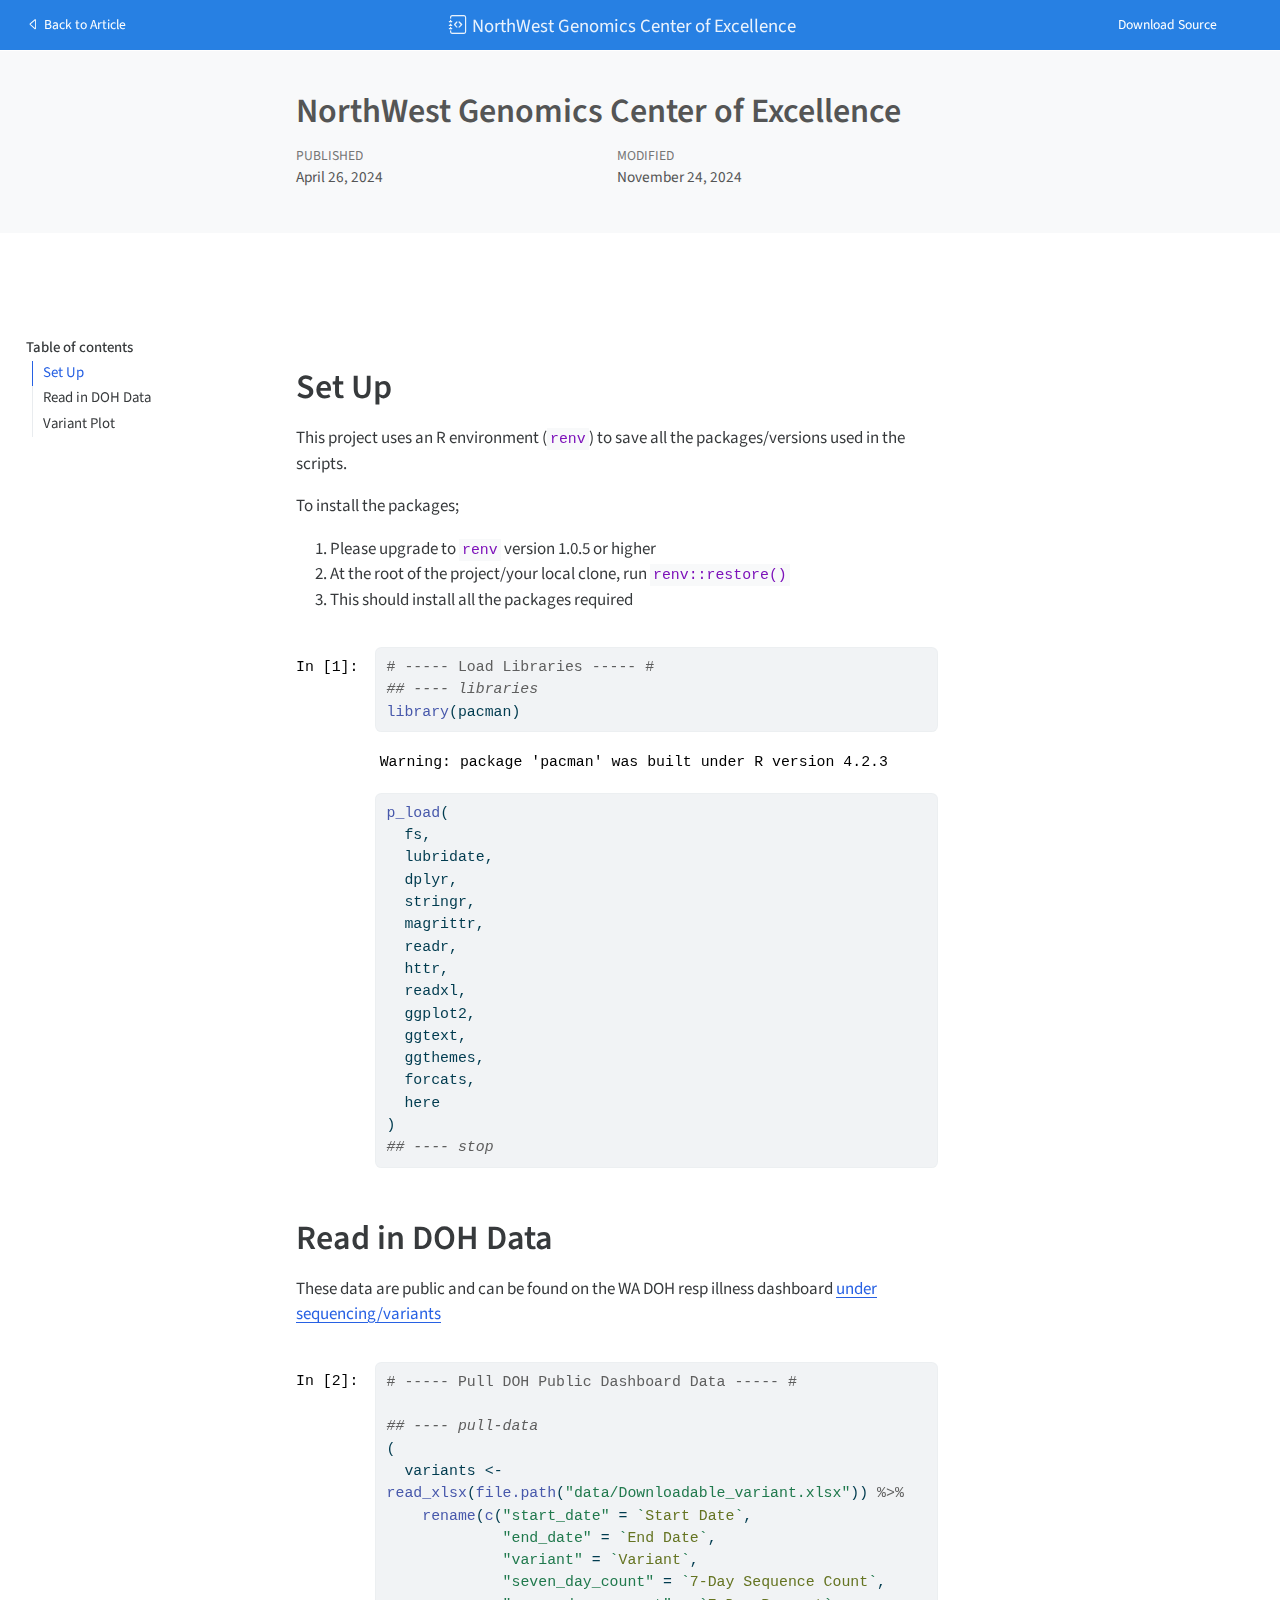
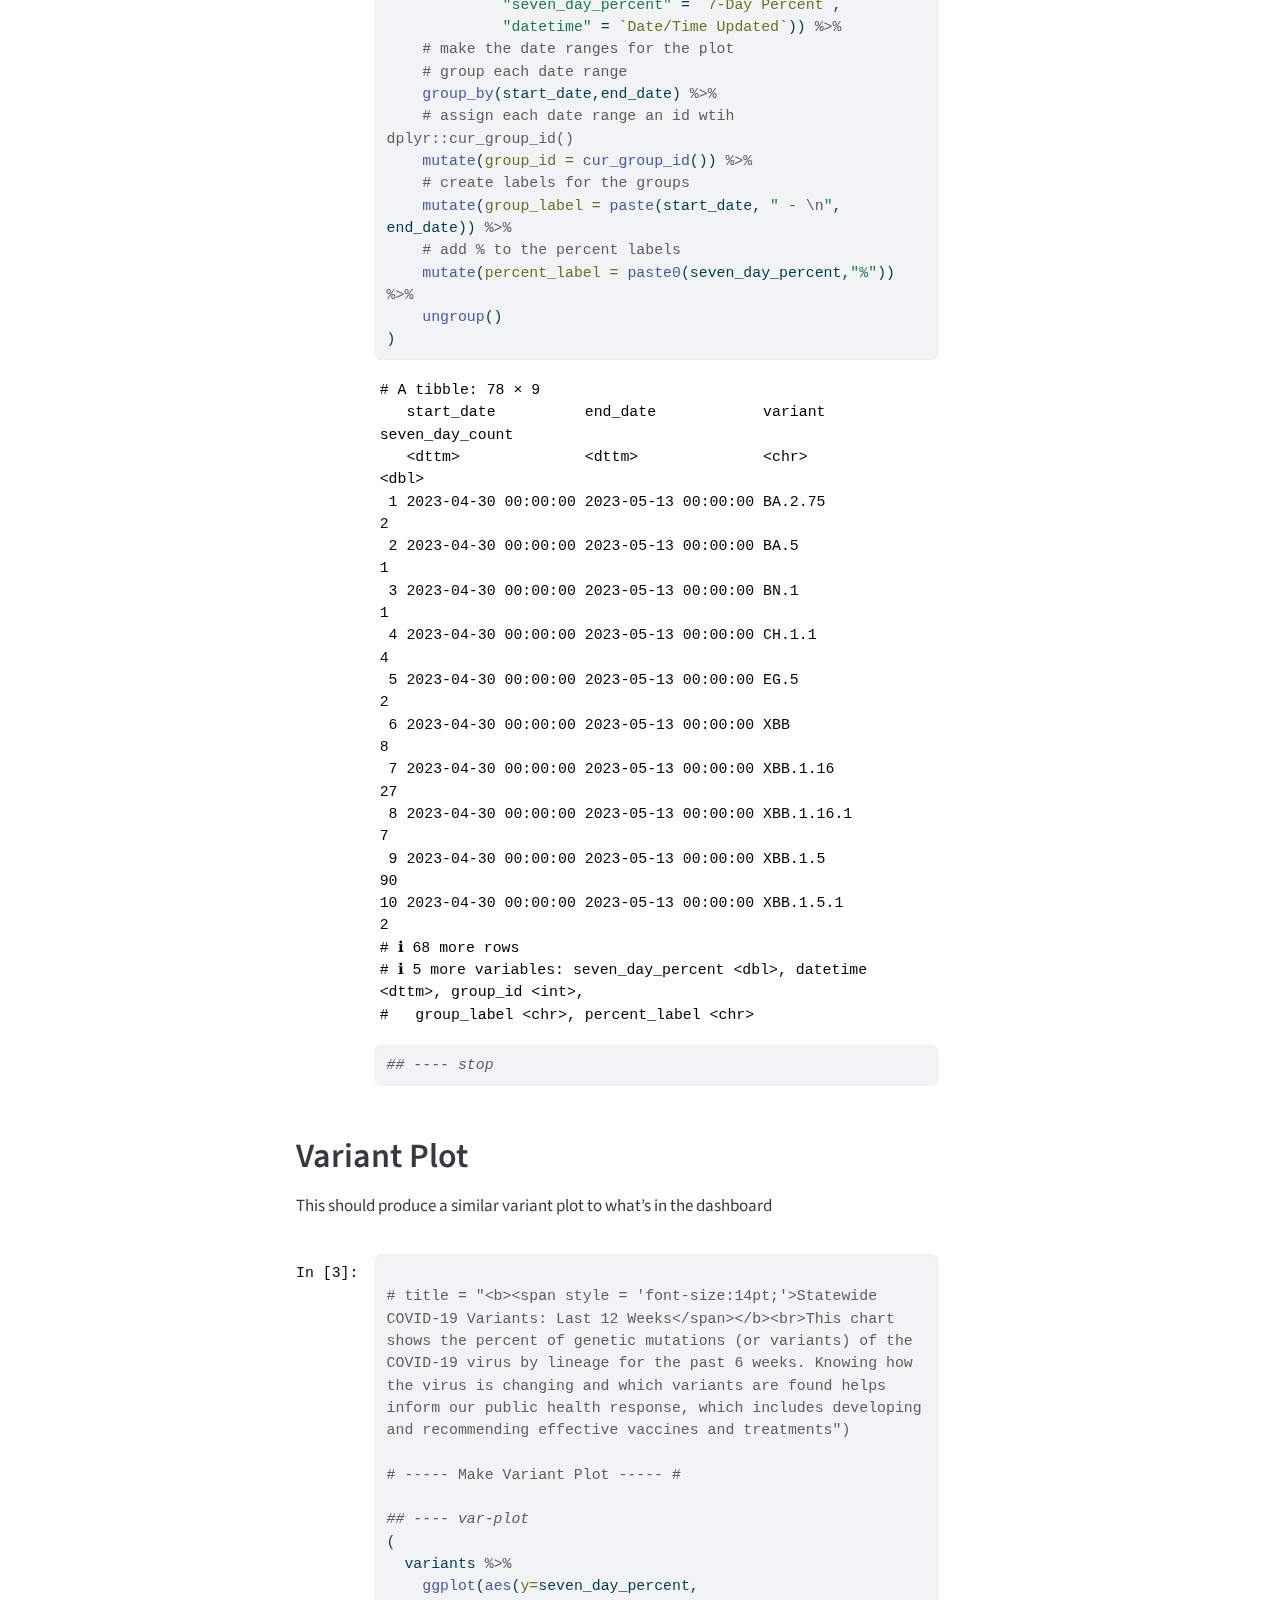
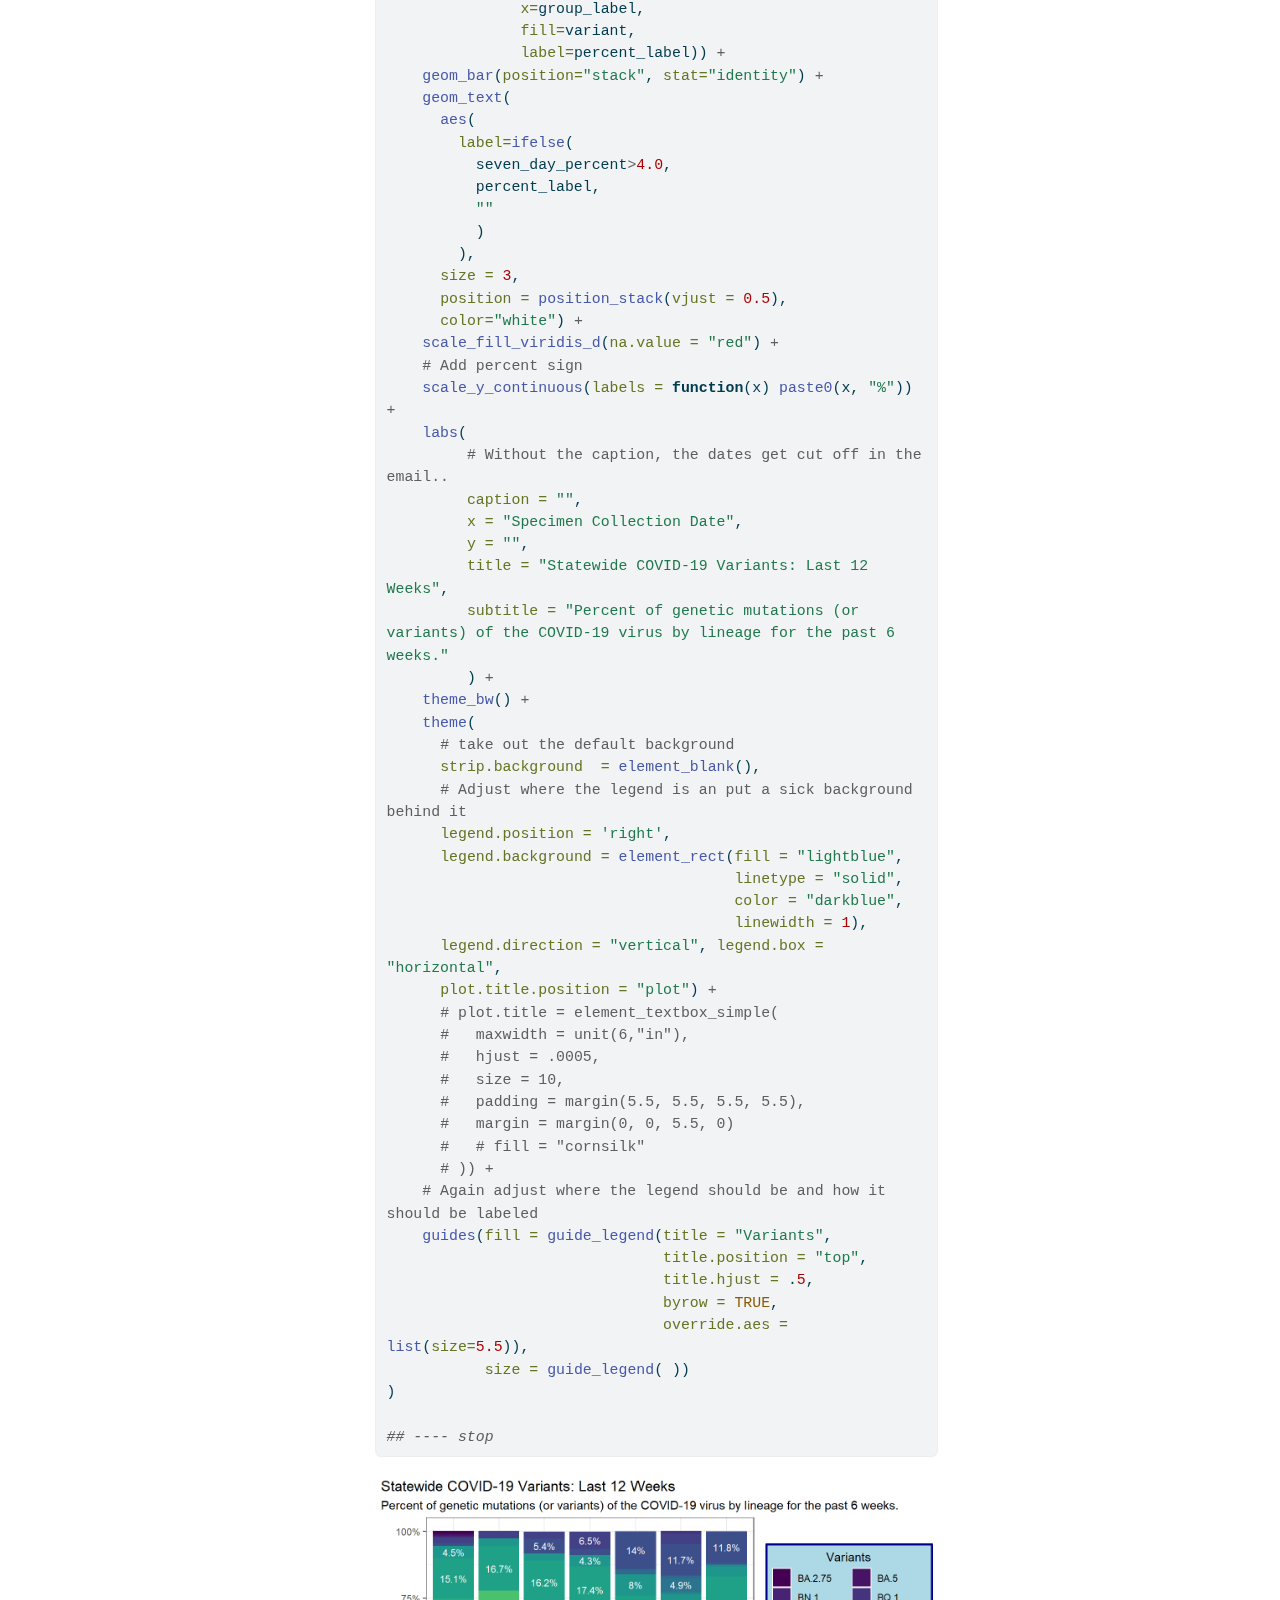
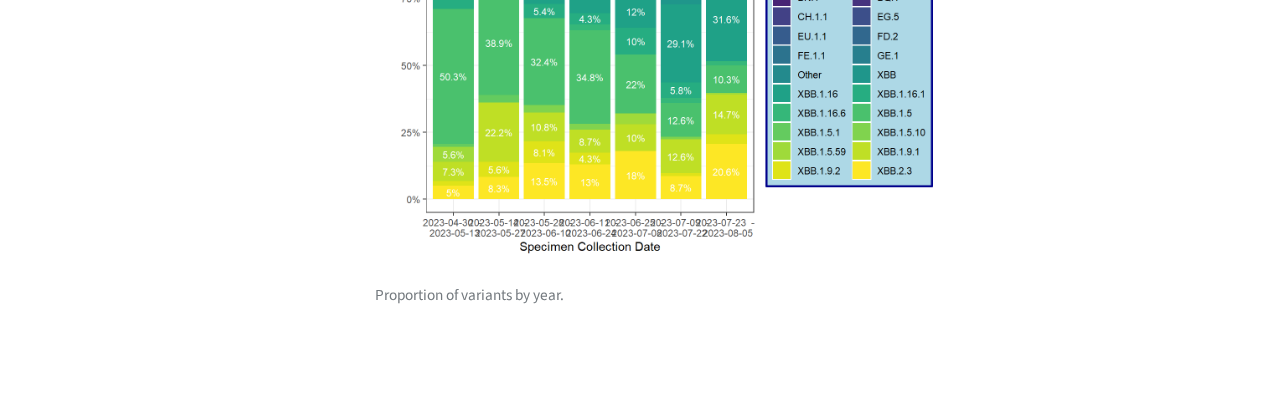
<file: notebooks/nwcoe-preview.html>
<!DOCTYPE html>
<html xmlns="http://www.w3.org/1999/xhtml" lang="en" xml:lang="en"><head>
    <meta charset="utf-8">
    <meta name="generator" content="quarto-1.5.22">

    <meta name="viewport" content="width=device-width, initial-scale=1.0, user-scalable=yes">

    <meta name="dcterms.date" content="2024-04-26">

    <title>NorthWest Genomics Center of Excellence</title>
    <style>
      code{white-space: pre-wrap;}
      span.smallcaps{font-variant: small-caps;}
      div.columns{display: flex; gap: min(4vw, 1.5em);}
      div.column{flex: auto; overflow-x: auto;}
      div.hanging-indent{margin-left: 1.5em; text-indent: -1.5em;}
      ul.task-list{list-style: none;}
      ul.task-list li input[type="checkbox"] {
        width: 0.8em;
        margin: 0 0.8em 0.2em -1em; /* quarto-specific, see https://github.com/quarto-dev/quarto-cli/issues/4556 */ 
        vertical-align: middle;
      }
      /* CSS for syntax highlighting */
      pre > code.sourceCode { white-space: pre; position: relative; }
      pre > code.sourceCode > span { line-height: 1.25; }
      pre > code.sourceCode > span:empty { height: 1.2em; }
      .sourceCode { overflow: visible; }
      code.sourceCode > span { color: inherit; text-decoration: inherit; }
      div.sourceCode { margin: 1em 0; }
      pre.sourceCode { margin: 0; }
      @media screen {
      div.sourceCode { overflow: auto; }
      }
      @media print {
      pre > code.sourceCode { white-space: pre-wrap; }
      pre > code.sourceCode > span { text-indent: -5em; padding-left: 5em; }
      }
      pre.numberSource code
        { counter-reset: source-line 0; }
      pre.numberSource code > span
        { position: relative; left: -4em; counter-increment: source-line; }
      pre.numberSource code > span > a:first-child::before
        { content: counter(source-line);
          position: relative; left: -1em; text-align: right; vertical-align: baseline;
          border: none; display: inline-block;
          -webkit-touch-callout: none; -webkit-user-select: none;
          -khtml-user-select: none; -moz-user-select: none;
          -ms-user-select: none; user-select: none;
          padding: 0 4px; width: 4em;
        }
      pre.numberSource { margin-left: 3em;  padding-left: 4px; }
      div.sourceCode
        {   }
      @media screen {
      pre > code.sourceCode > span > a:first-child::before { text-decoration: underline; }
      }
    </style>

    <style>
      body.hypothesis-enabled #quarto-embed-header {
        padding-right: 36px;
      }

      #quarto-embed-header {
        height: 3em;
        width: 100%;
        display: flex;
        justify-content: space-between;
        align-items: center;
        border-bottom: solid 1px;
      }

      #quarto-embed-header h6 {
        font-size: 1.1em;
        padding-top: 0.6em;
        margin-left: 1em;
        margin-right: 1em;
        font-weight: 400;
      }

      #quarto-embed-header a.quarto-back-link,
      #quarto-embed-header a.quarto-download-embed {
        font-size: 0.8em;
        margin-top: 1em;
        margin-bottom: 1em;
        margin-left: 1em;
        margin-right: 1em;
      }

      .quarto-back-container {
        padding-left: 0.5em;
        display: flex;
      }

      .headroom {
          will-change: transform;
          transition: transform 200ms linear;
      }

      .headroom--pinned {
          transform: translateY(0%);
      }

      .headroom--unpinned {
          transform: translateY(-100%);
      }      
    </style>

    <script>
    window.document.addEventListener("DOMContentLoaded", function () {

      var header = window.document.querySelector("#quarto-embed-header");
      const titleBannerEl = window.document.querySelector("body > #title-block-header");
      if (titleBannerEl) {
        titleBannerEl.style.paddingTop = header.clientHeight + "px";
      }
      const contentEl = window.document.getElementById('quarto-content');
      for (const child of contentEl.children) {
        child.style.paddingTop = header.clientHeight + "px";
        child.style.marginTop = "1em";
      }

      // Use the article root if the `back` call doesn't work. This isn't perfect
      // but should typically work
      window.quartoBackToArticle = () => {
        var currentUrl = window.location.href;
        window.history.back();
        setTimeout(() => {
            // if location was not changed in 100 ms, then there is no history back
            if(currentUrl === window.location.href){              
                // redirect to site root
                window.location.href = "...html";
            }
        }, 100);
      }

      const headroom = new window.Headroom(header, {
        tolerance: 5,
        onPin: function () {
        },
        onUnpin: function () {
        },
      });
      headroom.init();
    });
    </script>

    
<script src="../site_libs/manuscript-notebook/headroom.min.js"></script>
<script src="../site_libs/clipboard/clipboard.min.js"></script>
<script src="../site_libs/quarto-html/quarto.js"></script>
<script src="../site_libs/quarto-html/popper.min.js"></script>
<script src="../site_libs/quarto-html/tippy.umd.min.js"></script>
<script src="../site_libs/quarto-html/anchor.min.js"></script>
<link href="../site_libs/quarto-html/tippy.css" rel="stylesheet">
<link href="../site_libs/quarto-html/quarto-syntax-highlighting.css" rel="stylesheet" id="quarto-text-highlighting-styles">
<script src="../site_libs/bootstrap/bootstrap.min.js"></script>
<link href="../site_libs/bootstrap/bootstrap-icons.css" rel="stylesheet">
<link href="../site_libs/bootstrap/bootstrap.min.css" rel="stylesheet" id="quarto-bootstrap" data-mode="light">
<script src="../site_libs/quarto-contrib/glightbox/glightbox.min.js"></script>
<link href="../site_libs/quarto-contrib/glightbox/glightbox.min.css" rel="stylesheet">
<link href="../site_libs/quarto-contrib/glightbox/lightbox.css" rel="stylesheet">
     <script async="" src="https://hypothes.is/embed.js"></script>
<script>
  window.document.addEventListener("DOMContentLoaded", function (_event) {
    document.body.classList.add('hypothesis-enabled');
  });
</script>  
      </head>

  <body class="quarto-notebook">
    <div id="quarto-embed-header" class="headroom fixed-top bg-primary">
      
      <a onclick="window.quartoBackToArticle(); return false;" class="btn btn-primary quarto-back-link" href=""><i class="bi bi-caret-left"></i> Back to Article</a>
      <h6><i class="bi bi-journal-code"></i> NorthWest Genomics Center of Excellence</h6>

            <a href="../notebooks/nwcoe.qmd" class="btn btn-primary quarto-download-embed" download="nwcoe.qmd">Download Source</a>
          </div>

     <header id="title-block-header" class="quarto-title-block default toc-left page-columns page-full">
  <div class="quarto-title-banner page-columns page-full">
    <div class="quarto-title column-body">
      <h1 class="title">NorthWest Genomics Center of Excellence</h1>
          </div>

    
    <div class="quarto-title-meta-container">
      <div class="quarto-title-meta-column-start">
        
        <div class="quarto-title-meta">

                
                <div>
            <div class="quarto-title-meta-heading">Published</div>
            <div class="quarto-title-meta-contents">
              <p class="date">April 26, 2024</p>
            </div>
          </div>
          
                <div>
            <div class="quarto-title-meta-heading">Modified</div>
            <div class="quarto-title-meta-contents">
              <p class="date-modified">November 24, 2024</p>
            </div>
          </div>
                
              </div>
      </div>
      <div class="quarto-title-meta-column-end quarto-other-formats-target">
      </div>
    </div>



    <div class="quarto-other-links-text-target">
    </div>  </div>
</header><div id="quarto-content" class="page-columns page-rows-contents page-layout-article toc-left">
<div id="quarto-sidebar-toc-left" class="sidebar toc-left">
  <nav id="TOC" role="doc-toc" class="toc-active">
    <h2 id="toc-title">Table of contents</h2>
   
  <ul>
  <li><a href="#set-up" id="toc-set-up" class="nav-link active" data-scroll-target="#set-up">Set Up</a></li>
  <li><a href="#read-in-doh-data" id="toc-read-in-doh-data" class="nav-link" data-scroll-target="#read-in-doh-data">Read in DOH Data</a></li>
  <li><a href="#variant-plot" id="toc-variant-plot" class="nav-link" data-scroll-target="#variant-plot">Variant Plot</a></li>
  </ul>
</nav>
</div>
<div id="quarto-margin-sidebar" class="sidebar margin-sidebar zindex-bottom">
</div>
<main class="content quarto-banner-title-block" id="quarto-document-content">      

       <section id="set-up" class="level1">
<h1>Set Up</h1>
<p>This project uses an R environment (<code>renv</code>) to save all the packages/versions used in the scripts.</p>
<p>To install the packages;</p>
<ol type="1">
<li>Please upgrade to <code>renv</code> version 1.0.5 or higher</li>
<li>At the root of the project/your local clone, run <code>renv::restore()</code></li>
<li>This should install all the packages required</li>
</ol>
<div class="cell-container"><div class="cell-decorator"><pre>In [1]:</pre></div><div class="cell">
<div class="sourceCode cell-code" id="cb1"><pre class="sourceCode r code-with-copy"><code class="sourceCode r"><span id="cb1-1"><a href="#cb1-1" aria-hidden="true" tabindex="-1"></a><span class="co"># ----- Load Libraries ----- #</span></span>
<span id="cb1-2"><a href="#cb1-2" aria-hidden="true" tabindex="-1"></a><span class="do">## ---- libraries</span></span>
<span id="cb1-3"><a href="#cb1-3" aria-hidden="true" tabindex="-1"></a><span class="fu">library</span>(pacman)</span></code><button title="Copy to Clipboard" class="code-copy-button"><i class="bi"></i></button></pre></div>
<div class="cell-output cell-output-stderr">
<pre><code>Warning: package 'pacman' was built under R version 4.2.3</code></pre>
</div>
<div class="sourceCode cell-code" id="cb3"><pre class="sourceCode r code-with-copy"><code class="sourceCode r"><span id="cb3-1"><a href="#cb3-1" aria-hidden="true" tabindex="-1"></a><span class="fu">p_load</span>(</span>
<span id="cb3-2"><a href="#cb3-2" aria-hidden="true" tabindex="-1"></a>  fs,</span>
<span id="cb3-3"><a href="#cb3-3" aria-hidden="true" tabindex="-1"></a>  lubridate,</span>
<span id="cb3-4"><a href="#cb3-4" aria-hidden="true" tabindex="-1"></a>  dplyr,</span>
<span id="cb3-5"><a href="#cb3-5" aria-hidden="true" tabindex="-1"></a>  stringr,</span>
<span id="cb3-6"><a href="#cb3-6" aria-hidden="true" tabindex="-1"></a>  magrittr,</span>
<span id="cb3-7"><a href="#cb3-7" aria-hidden="true" tabindex="-1"></a>  readr,</span>
<span id="cb3-8"><a href="#cb3-8" aria-hidden="true" tabindex="-1"></a>  httr,</span>
<span id="cb3-9"><a href="#cb3-9" aria-hidden="true" tabindex="-1"></a>  readxl,</span>
<span id="cb3-10"><a href="#cb3-10" aria-hidden="true" tabindex="-1"></a>  ggplot2,</span>
<span id="cb3-11"><a href="#cb3-11" aria-hidden="true" tabindex="-1"></a>  ggtext,</span>
<span id="cb3-12"><a href="#cb3-12" aria-hidden="true" tabindex="-1"></a>  ggthemes,</span>
<span id="cb3-13"><a href="#cb3-13" aria-hidden="true" tabindex="-1"></a>  forcats,</span>
<span id="cb3-14"><a href="#cb3-14" aria-hidden="true" tabindex="-1"></a>  here</span>
<span id="cb3-15"><a href="#cb3-15" aria-hidden="true" tabindex="-1"></a>)</span>
<span id="cb3-16"><a href="#cb3-16" aria-hidden="true" tabindex="-1"></a><span class="do">## ---- stop</span></span></code><button title="Copy to Clipboard" class="code-copy-button"><i class="bi"></i></button></pre></div>
</div></div>
</section>
<section id="read-in-doh-data" class="level1">
<h1>Read in DOH Data</h1>
<p>These data are public and can be found on the WA DOH resp illness dashboard <a href="https://doh.wa.gov/data-and-statistical-reports/diseases-and-chronic-conditions/communicable-disease-surveillance-data/respiratory-illness-data-dashboard#downloads">under sequencing/variants</a></p>
<div class="cell-container"><div class="cell-decorator"><pre>In [2]:</pre></div><div class="cell">
<div class="sourceCode cell-code" id="cb4"><pre class="sourceCode r code-with-copy"><code class="sourceCode r"><span id="cb4-1"><a href="#cb4-1" aria-hidden="true" tabindex="-1"></a><span class="co"># ----- Pull DOH Public Dashboard Data ----- #</span></span>
<span id="cb4-2"><a href="#cb4-2" aria-hidden="true" tabindex="-1"></a></span>
<span id="cb4-3"><a href="#cb4-3" aria-hidden="true" tabindex="-1"></a><span class="do">## ---- pull-data</span></span>
<span id="cb4-4"><a href="#cb4-4" aria-hidden="true" tabindex="-1"></a>(</span>
<span id="cb4-5"><a href="#cb4-5" aria-hidden="true" tabindex="-1"></a>  variants <span class="ot">&lt;-</span> <span class="fu">read_xlsx</span>(<span class="fu">file.path</span>(<span class="st">"data/Downloadable_variant.xlsx"</span>)) <span class="sc">%&gt;%</span></span>
<span id="cb4-6"><a href="#cb4-6" aria-hidden="true" tabindex="-1"></a>    <span class="fu">rename</span>(<span class="fu">c</span>(<span class="st">"start_date"</span> <span class="ot">=</span> <span class="st">`</span><span class="at">Start Date</span><span class="st">`</span>,</span>
<span id="cb4-7"><a href="#cb4-7" aria-hidden="true" tabindex="-1"></a>             <span class="st">"end_date"</span> <span class="ot">=</span> <span class="st">`</span><span class="at">End Date</span><span class="st">`</span>,</span>
<span id="cb4-8"><a href="#cb4-8" aria-hidden="true" tabindex="-1"></a>             <span class="st">"variant"</span> <span class="ot">=</span> <span class="st">`</span><span class="at">Variant</span><span class="st">`</span>,</span>
<span id="cb4-9"><a href="#cb4-9" aria-hidden="true" tabindex="-1"></a>             <span class="st">"seven_day_count"</span> <span class="ot">=</span> <span class="st">`</span><span class="at">7-Day Sequence Count</span><span class="st">`</span>,</span>
<span id="cb4-10"><a href="#cb4-10" aria-hidden="true" tabindex="-1"></a>             <span class="st">"seven_day_percent"</span> <span class="ot">=</span> <span class="st">`</span><span class="at">7-Day Percent</span><span class="st">`</span>,</span>
<span id="cb4-11"><a href="#cb4-11" aria-hidden="true" tabindex="-1"></a>             <span class="st">"datetime"</span> <span class="ot">=</span> <span class="st">`</span><span class="at">Date/Time Updated</span><span class="st">`</span>)) <span class="sc">%&gt;%</span></span>
<span id="cb4-12"><a href="#cb4-12" aria-hidden="true" tabindex="-1"></a>    <span class="co"># make the date ranges for the plot</span></span>
<span id="cb4-13"><a href="#cb4-13" aria-hidden="true" tabindex="-1"></a>    <span class="co"># group each date range</span></span>
<span id="cb4-14"><a href="#cb4-14" aria-hidden="true" tabindex="-1"></a>    <span class="fu">group_by</span>(start_date,end_date) <span class="sc">%&gt;%</span></span>
<span id="cb4-15"><a href="#cb4-15" aria-hidden="true" tabindex="-1"></a>    <span class="co"># assign each date range an id wtih dplyr::cur_group_id()</span></span>
<span id="cb4-16"><a href="#cb4-16" aria-hidden="true" tabindex="-1"></a>    <span class="fu">mutate</span>(<span class="at">group_id =</span> <span class="fu">cur_group_id</span>()) <span class="sc">%&gt;%</span></span>
<span id="cb4-17"><a href="#cb4-17" aria-hidden="true" tabindex="-1"></a>    <span class="co"># create labels for the groups</span></span>
<span id="cb4-18"><a href="#cb4-18" aria-hidden="true" tabindex="-1"></a>    <span class="fu">mutate</span>(<span class="at">group_label =</span> <span class="fu">paste</span>(start_date, <span class="st">" - </span><span class="sc">\n</span><span class="st">"</span>, end_date)) <span class="sc">%&gt;%</span></span>
<span id="cb4-19"><a href="#cb4-19" aria-hidden="true" tabindex="-1"></a>    <span class="co"># add % to the percent labels</span></span>
<span id="cb4-20"><a href="#cb4-20" aria-hidden="true" tabindex="-1"></a>    <span class="fu">mutate</span>(<span class="at">percent_label =</span> <span class="fu">paste0</span>(seven_day_percent,<span class="st">"%"</span>)) <span class="sc">%&gt;%</span></span>
<span id="cb4-21"><a href="#cb4-21" aria-hidden="true" tabindex="-1"></a>    <span class="fu">ungroup</span>()</span>
<span id="cb4-22"><a href="#cb4-22" aria-hidden="true" tabindex="-1"></a>)</span></code><button title="Copy to Clipboard" class="code-copy-button"><i class="bi"></i></button></pre></div>
<div class="cell-output cell-output-stdout">
<pre><code># A tibble: 78 × 9
   start_date          end_date            variant    seven_day_count
   &lt;dttm&gt;              &lt;dttm&gt;              &lt;chr&gt;                &lt;dbl&gt;
 1 2023-04-30 00:00:00 2023-05-13 00:00:00 BA.2.75                  2
 2 2023-04-30 00:00:00 2023-05-13 00:00:00 BA.5                     1
 3 2023-04-30 00:00:00 2023-05-13 00:00:00 BN.1                     1
 4 2023-04-30 00:00:00 2023-05-13 00:00:00 CH.1.1                   4
 5 2023-04-30 00:00:00 2023-05-13 00:00:00 EG.5                     2
 6 2023-04-30 00:00:00 2023-05-13 00:00:00 XBB                      8
 7 2023-04-30 00:00:00 2023-05-13 00:00:00 XBB.1.16                27
 8 2023-04-30 00:00:00 2023-05-13 00:00:00 XBB.1.16.1               7
 9 2023-04-30 00:00:00 2023-05-13 00:00:00 XBB.1.5                 90
10 2023-04-30 00:00:00 2023-05-13 00:00:00 XBB.1.5.1                2
# ℹ 68 more rows
# ℹ 5 more variables: seven_day_percent &lt;dbl&gt;, datetime &lt;dttm&gt;, group_id &lt;int&gt;,
#   group_label &lt;chr&gt;, percent_label &lt;chr&gt;</code></pre>
</div>
<div class="sourceCode cell-code" id="cb6"><pre class="sourceCode r code-with-copy"><code class="sourceCode r"><span id="cb6-1"><a href="#cb6-1" aria-hidden="true" tabindex="-1"></a><span class="do">## ---- stop</span></span></code><button title="Copy to Clipboard" class="code-copy-button"><i class="bi"></i></button></pre></div>
</div></div>
</section>
<section id="variant-plot" class="level1">
<h1>Variant Plot</h1>
<p>This should produce a similar variant plot to what’s in the dashboard</p>
<div class="cell-container"><div class="cell-decorator"><pre>In [3]:</pre></div><div id="cell-fig-countprop" class="cell">
<div class="sourceCode cell-code" id="cb7"><pre class="sourceCode r code-with-copy"><code class="sourceCode r"><span id="cb7-1"><a href="#cb7-1" aria-hidden="true" tabindex="-1"></a></span>
<span id="cb7-2"><a href="#cb7-2" aria-hidden="true" tabindex="-1"></a><span class="co"># title = "&lt;b&gt;&lt;span style = 'font-size:14pt;'&gt;Statewide COVID-19 Variants: Last 12 Weeks&lt;/span&gt;&lt;/b&gt;&lt;br&gt;This chart shows the percent of genetic mutations (or variants) of the COVID-19 virus by lineage for the past 6 weeks. Knowing how the virus is changing and which variants are found helps inform our public health response, which includes developing and recommending effective vaccines and treatments")</span></span>
<span id="cb7-3"><a href="#cb7-3" aria-hidden="true" tabindex="-1"></a></span>
<span id="cb7-4"><a href="#cb7-4" aria-hidden="true" tabindex="-1"></a><span class="co"># ----- Make Variant Plot ----- #</span></span>
<span id="cb7-5"><a href="#cb7-5" aria-hidden="true" tabindex="-1"></a></span>
<span id="cb7-6"><a href="#cb7-6" aria-hidden="true" tabindex="-1"></a><span class="do">## ---- var-plot</span></span>
<span id="cb7-7"><a href="#cb7-7" aria-hidden="true" tabindex="-1"></a>(</span>
<span id="cb7-8"><a href="#cb7-8" aria-hidden="true" tabindex="-1"></a>  variants <span class="sc">%&gt;%</span></span>
<span id="cb7-9"><a href="#cb7-9" aria-hidden="true" tabindex="-1"></a>    <span class="fu">ggplot</span>(<span class="fu">aes</span>(<span class="at">y=</span>seven_day_percent,</span>
<span id="cb7-10"><a href="#cb7-10" aria-hidden="true" tabindex="-1"></a>               <span class="at">x=</span>group_label,</span>
<span id="cb7-11"><a href="#cb7-11" aria-hidden="true" tabindex="-1"></a>               <span class="at">fill=</span>variant,</span>
<span id="cb7-12"><a href="#cb7-12" aria-hidden="true" tabindex="-1"></a>               <span class="at">label=</span>percent_label)) <span class="sc">+</span></span>
<span id="cb7-13"><a href="#cb7-13" aria-hidden="true" tabindex="-1"></a>    <span class="fu">geom_bar</span>(<span class="at">position=</span><span class="st">"stack"</span>, <span class="at">stat=</span><span class="st">"identity"</span>) <span class="sc">+</span></span>
<span id="cb7-14"><a href="#cb7-14" aria-hidden="true" tabindex="-1"></a>    <span class="fu">geom_text</span>(</span>
<span id="cb7-15"><a href="#cb7-15" aria-hidden="true" tabindex="-1"></a>      <span class="fu">aes</span>(</span>
<span id="cb7-16"><a href="#cb7-16" aria-hidden="true" tabindex="-1"></a>        <span class="at">label=</span><span class="fu">ifelse</span>(</span>
<span id="cb7-17"><a href="#cb7-17" aria-hidden="true" tabindex="-1"></a>          seven_day_percent<span class="sc">&gt;</span><span class="fl">4.0</span>,</span>
<span id="cb7-18"><a href="#cb7-18" aria-hidden="true" tabindex="-1"></a>          percent_label,</span>
<span id="cb7-19"><a href="#cb7-19" aria-hidden="true" tabindex="-1"></a>          <span class="st">""</span></span>
<span id="cb7-20"><a href="#cb7-20" aria-hidden="true" tabindex="-1"></a>          )</span>
<span id="cb7-21"><a href="#cb7-21" aria-hidden="true" tabindex="-1"></a>        ),</span>
<span id="cb7-22"><a href="#cb7-22" aria-hidden="true" tabindex="-1"></a>      <span class="at">size =</span> <span class="dv">3</span>,</span>
<span id="cb7-23"><a href="#cb7-23" aria-hidden="true" tabindex="-1"></a>      <span class="at">position =</span> <span class="fu">position_stack</span>(<span class="at">vjust =</span> <span class="fl">0.5</span>),</span>
<span id="cb7-24"><a href="#cb7-24" aria-hidden="true" tabindex="-1"></a>      <span class="at">color=</span><span class="st">"white"</span>) <span class="sc">+</span></span>
<span id="cb7-25"><a href="#cb7-25" aria-hidden="true" tabindex="-1"></a>    <span class="fu">scale_fill_viridis_d</span>(<span class="at">na.value =</span> <span class="st">"red"</span>) <span class="sc">+</span></span>
<span id="cb7-26"><a href="#cb7-26" aria-hidden="true" tabindex="-1"></a>    <span class="co"># Add percent sign </span></span>
<span id="cb7-27"><a href="#cb7-27" aria-hidden="true" tabindex="-1"></a>    <span class="fu">scale_y_continuous</span>(<span class="at">labels =</span> <span class="cf">function</span>(x) <span class="fu">paste0</span>(x, <span class="st">"%"</span>)) <span class="sc">+</span></span>
<span id="cb7-28"><a href="#cb7-28" aria-hidden="true" tabindex="-1"></a>    <span class="fu">labs</span>(</span>
<span id="cb7-29"><a href="#cb7-29" aria-hidden="true" tabindex="-1"></a>         <span class="co"># Without the caption, the dates get cut off in the email..</span></span>
<span id="cb7-30"><a href="#cb7-30" aria-hidden="true" tabindex="-1"></a>         <span class="at">caption =</span> <span class="st">""</span>,</span>
<span id="cb7-31"><a href="#cb7-31" aria-hidden="true" tabindex="-1"></a>         <span class="at">x =</span> <span class="st">"Specimen Collection Date"</span>,</span>
<span id="cb7-32"><a href="#cb7-32" aria-hidden="true" tabindex="-1"></a>         <span class="at">y =</span> <span class="st">""</span>,</span>
<span id="cb7-33"><a href="#cb7-33" aria-hidden="true" tabindex="-1"></a>         <span class="at">title =</span> <span class="st">"Statewide COVID-19 Variants: Last 12 Weeks"</span>,</span>
<span id="cb7-34"><a href="#cb7-34" aria-hidden="true" tabindex="-1"></a>         <span class="at">subtitle =</span> <span class="st">"Percent of genetic mutations (or variants) of the COVID-19 virus by lineage for the past 6 weeks."</span></span>
<span id="cb7-35"><a href="#cb7-35" aria-hidden="true" tabindex="-1"></a>         ) <span class="sc">+</span></span>
<span id="cb7-36"><a href="#cb7-36" aria-hidden="true" tabindex="-1"></a>    <span class="fu">theme_bw</span>() <span class="sc">+</span></span>
<span id="cb7-37"><a href="#cb7-37" aria-hidden="true" tabindex="-1"></a>    <span class="fu">theme</span>(</span>
<span id="cb7-38"><a href="#cb7-38" aria-hidden="true" tabindex="-1"></a>      <span class="co"># take out the default background</span></span>
<span id="cb7-39"><a href="#cb7-39" aria-hidden="true" tabindex="-1"></a>      <span class="at">strip.background  =</span> <span class="fu">element_blank</span>(),</span>
<span id="cb7-40"><a href="#cb7-40" aria-hidden="true" tabindex="-1"></a>      <span class="co"># Adjust where the legend is an put a sick background behind it</span></span>
<span id="cb7-41"><a href="#cb7-41" aria-hidden="true" tabindex="-1"></a>      <span class="at">legend.position =</span> <span class="st">'right'</span>,</span>
<span id="cb7-42"><a href="#cb7-42" aria-hidden="true" tabindex="-1"></a>      <span class="at">legend.background =</span> <span class="fu">element_rect</span>(<span class="at">fill =</span> <span class="st">"lightblue"</span>,</span>
<span id="cb7-43"><a href="#cb7-43" aria-hidden="true" tabindex="-1"></a>                                       <span class="at">linetype =</span> <span class="st">"solid"</span>,</span>
<span id="cb7-44"><a href="#cb7-44" aria-hidden="true" tabindex="-1"></a>                                       <span class="at">color =</span> <span class="st">"darkblue"</span>,</span>
<span id="cb7-45"><a href="#cb7-45" aria-hidden="true" tabindex="-1"></a>                                       <span class="at">linewidth =</span> <span class="dv">1</span>),</span>
<span id="cb7-46"><a href="#cb7-46" aria-hidden="true" tabindex="-1"></a>      <span class="at">legend.direction =</span> <span class="st">"vertical"</span>, <span class="at">legend.box =</span> <span class="st">"horizontal"</span>,</span>
<span id="cb7-47"><a href="#cb7-47" aria-hidden="true" tabindex="-1"></a>      <span class="at">plot.title.position =</span> <span class="st">"plot"</span>) <span class="sc">+</span></span>
<span id="cb7-48"><a href="#cb7-48" aria-hidden="true" tabindex="-1"></a>      <span class="co"># plot.title = element_textbox_simple(</span></span>
<span id="cb7-49"><a href="#cb7-49" aria-hidden="true" tabindex="-1"></a>      <span class="co">#   maxwidth = unit(6,"in"),</span></span>
<span id="cb7-50"><a href="#cb7-50" aria-hidden="true" tabindex="-1"></a>      <span class="co">#   hjust = .0005,</span></span>
<span id="cb7-51"><a href="#cb7-51" aria-hidden="true" tabindex="-1"></a>      <span class="co">#   size = 10,</span></span>
<span id="cb7-52"><a href="#cb7-52" aria-hidden="true" tabindex="-1"></a>      <span class="co">#   padding = margin(5.5, 5.5, 5.5, 5.5),</span></span>
<span id="cb7-53"><a href="#cb7-53" aria-hidden="true" tabindex="-1"></a>      <span class="co">#   margin = margin(0, 0, 5.5, 0)</span></span>
<span id="cb7-54"><a href="#cb7-54" aria-hidden="true" tabindex="-1"></a>      <span class="co">#   # fill = "cornsilk"</span></span>
<span id="cb7-55"><a href="#cb7-55" aria-hidden="true" tabindex="-1"></a>      <span class="co"># )) +</span></span>
<span id="cb7-56"><a href="#cb7-56" aria-hidden="true" tabindex="-1"></a>    <span class="co"># Again adjust where the legend should be and how it should be labeled</span></span>
<span id="cb7-57"><a href="#cb7-57" aria-hidden="true" tabindex="-1"></a>    <span class="fu">guides</span>(<span class="at">fill =</span> <span class="fu">guide_legend</span>(<span class="at">title =</span> <span class="st">"Variants"</span>, </span>
<span id="cb7-58"><a href="#cb7-58" aria-hidden="true" tabindex="-1"></a>                               <span class="at">title.position =</span> <span class="st">"top"</span>,</span>
<span id="cb7-59"><a href="#cb7-59" aria-hidden="true" tabindex="-1"></a>                               <span class="at">title.hjust =</span> .<span class="dv">5</span>,</span>
<span id="cb7-60"><a href="#cb7-60" aria-hidden="true" tabindex="-1"></a>                               <span class="at">byrow =</span> <span class="cn">TRUE</span>,</span>
<span id="cb7-61"><a href="#cb7-61" aria-hidden="true" tabindex="-1"></a>                               <span class="at">override.aes =</span> <span class="fu">list</span>(<span class="at">size=</span><span class="fl">5.5</span>)),</span>
<span id="cb7-62"><a href="#cb7-62" aria-hidden="true" tabindex="-1"></a>           <span class="at">size =</span> <span class="fu">guide_legend</span>( )) </span>
<span id="cb7-63"><a href="#cb7-63" aria-hidden="true" tabindex="-1"></a>)</span>
<span id="cb7-64"><a href="#cb7-64" aria-hidden="true" tabindex="-1"></a></span>
<span id="cb7-65"><a href="#cb7-65" aria-hidden="true" tabindex="-1"></a><span class="do">## ---- stop</span></span></code><button title="Copy to Clipboard" class="code-copy-button"><i class="bi"></i></button></pre></div>
<div class="cell-output-display">
<div id="fig-countprop" class="quarto-figure quarto-figure-center quarto-float anchored">
<figure class="quarto-float quarto-float-fig figure">
<div aria-describedby="fig-countprop-caption-0ceaefa1-69ba-4598-a22c-09a6ac19f8ca" class="">
<a href="nwcoe_files/figure-html/fig-countprop-1.png" class="lightbox" data-gallery="quarto-lightbox-gallery-1" title="Proportion of variants by year."><img src="nwcoe_files/figure-html/fig-countprop-1.png" class="img-fluid figure-img" width="672"></a>
</div>
<figcaption class="quarto-float-caption-bottom quarto-float-caption quarto-float-fig" id="fig-countprop-caption-0ceaefa1-69ba-4598-a22c-09a6ac19f8ca">
Proportion of variants by year.
</figcaption>
</figure>
</div>
</div>
</div></div>
</section>
     </main>
<!-- /main column -->  <script id="quarto-html-after-body" type="application/javascript">
window.document.addEventListener("DOMContentLoaded", function (event) {
  const toggleBodyColorMode = (bsSheetEl) => {
    const mode = bsSheetEl.getAttribute("data-mode");
    const bodyEl = window.document.querySelector("body");
    if (mode === "dark") {
      bodyEl.classList.add("quarto-dark");
      bodyEl.classList.remove("quarto-light");
    } else {
      bodyEl.classList.add("quarto-light");
      bodyEl.classList.remove("quarto-dark");
    }
  }
  const toggleBodyColorPrimary = () => {
    const bsSheetEl = window.document.querySelector("link#quarto-bootstrap");
    if (bsSheetEl) {
      toggleBodyColorMode(bsSheetEl);
    }
  }
  toggleBodyColorPrimary();  
  const icon = "";
  const anchorJS = new window.AnchorJS();
  anchorJS.options = {
    placement: 'right',
    icon: icon
  };
  anchorJS.add('.anchored');
  const isCodeAnnotation = (el) => {
    for (const clz of el.classList) {
      if (clz.startsWith('code-annotation-')) {                     
        return true;
      }
    }
    return false;
  }
  const clipboard = new window.ClipboardJS('.code-copy-button', {
    text: function(trigger) {
      const codeEl = trigger.previousElementSibling.cloneNode(true);
      for (const childEl of codeEl.children) {
        if (isCodeAnnotation(childEl)) {
          childEl.remove();
        }
      }
      return codeEl.innerText;
    }
  });
  clipboard.on('success', function(e) {
    // button target
    const button = e.trigger;
    // don't keep focus
    button.blur();
    // flash "checked"
    button.classList.add('code-copy-button-checked');
    var currentTitle = button.getAttribute("title");
    button.setAttribute("title", "Copied!");
    let tooltip;
    if (window.bootstrap) {
      button.setAttribute("data-bs-toggle", "tooltip");
      button.setAttribute("data-bs-placement", "left");
      button.setAttribute("data-bs-title", "Copied!");
      tooltip = new bootstrap.Tooltip(button, 
        { trigger: "manual", 
          customClass: "code-copy-button-tooltip",
          offset: [0, -8]});
      tooltip.show();    
    }
    setTimeout(function() {
      if (tooltip) {
        tooltip.hide();
        button.removeAttribute("data-bs-title");
        button.removeAttribute("data-bs-toggle");
        button.removeAttribute("data-bs-placement");
      }
      button.setAttribute("title", currentTitle);
      button.classList.remove('code-copy-button-checked');
    }, 1000);
    // clear code selection
    e.clearSelection();
  });
    var localhostRegex = new RegExp(/^(?:http|https):\/\/localhost\:?[0-9]*\//);
    var mailtoRegex = new RegExp(/^mailto:/);
      var filterRegex = new RegExp('/' + window.location.host + '/');
    var isInternal = (href) => {
        return filterRegex.test(href) || localhostRegex.test(href) || mailtoRegex.test(href);
    }
    // Inspect non-navigation links and adorn them if external
 	var links = window.document.querySelectorAll('a[href]:not(.nav-link):not(.navbar-brand):not(.toc-action):not(.sidebar-link):not(.sidebar-item-toggle):not(.pagination-link):not(.no-external):not([aria-hidden]):not(.dropdown-item):not(.quarto-navigation-tool)');
    for (var i=0; i<links.length; i++) {
      const link = links[i];
      if (!isInternal(link.href)) {
        // undo the damage that might have been done by quarto-nav.js in the case of
        // links that we want to consider external
        if (link.dataset.originalHref !== undefined) {
          link.href = link.dataset.originalHref;
        }
      }
    }
  function tippyHover(el, contentFn, onTriggerFn, onUntriggerFn) {
    const config = {
      allowHTML: true,
      maxWidth: 500,
      delay: 100,
      arrow: false,
      appendTo: function(el) {
          return el.parentElement;
      },
      interactive: true,
      interactiveBorder: 10,
      theme: 'quarto',
      placement: 'bottom-start',
    };
    if (contentFn) {
      config.content = contentFn;
    }
    if (onTriggerFn) {
      config.onTrigger = onTriggerFn;
    }
    if (onUntriggerFn) {
      config.onUntrigger = onUntriggerFn;
    }
    window.tippy(el, config); 
  }
  const noterefs = window.document.querySelectorAll('a[role="doc-noteref"]');
  for (var i=0; i<noterefs.length; i++) {
    const ref = noterefs[i];
    tippyHover(ref, function() {
      // use id or data attribute instead here
      let href = ref.getAttribute('data-footnote-href') || ref.getAttribute('href');
      try { href = new URL(href).hash; } catch {}
      const id = href.replace(/^#\/?/, "");
      const note = window.document.getElementById(id);
      if (note) {
        return note.innerHTML;
      } else {
        return "";
      }
    });
  }
  const xrefs = window.document.querySelectorAll('a.quarto-xref');
  const processXRef = (id, note) => {
    // Strip column container classes
    const stripColumnClz = (el) => {
      el.classList.remove("page-full", "page-columns");
      if (el.children) {
        for (const child of el.children) {
          stripColumnClz(child);
        }
      }
    }
    stripColumnClz(note)
    if (id === null || id.startsWith('sec-')) {
      // Special case sections, only their first couple elements
      const container = document.createElement("div");
      if (note.children && note.children.length > 2) {
        container.appendChild(note.children[0].cloneNode(true));
        for (let i = 1; i < note.children.length; i++) {
          const child = note.children[i];
          if (child.tagName === "P" && child.innerText === "") {
            continue;
          } else {
            container.appendChild(child.cloneNode(true));
            break;
          }
        }
        if (window.Quarto?.typesetMath) {
          window.Quarto.typesetMath(container);
        }
        return container.innerHTML
      } else {
        if (window.Quarto?.typesetMath) {
          window.Quarto.typesetMath(note);
        }
        return note.innerHTML;
      }
    } else {
      // Remove any anchor links if they are present
      const anchorLink = note.querySelector('a.anchorjs-link');
      if (anchorLink) {
        anchorLink.remove();
      }
      if (window.Quarto?.typesetMath) {
        window.Quarto.typesetMath(note);
      }
      // TODO in 1.5, we should make sure this works without a callout special case
      if (note.classList.contains("callout")) {
        return note.outerHTML;
      } else {
        return note.innerHTML;
      }
    }
  }
  for (var i=0; i<xrefs.length; i++) {
    const xref = xrefs[i];
    tippyHover(xref, undefined, function(instance) {
      instance.disable();
      let url = xref.getAttribute('href');
      let hash = undefined; 
      if (url.startsWith('#')) {
        hash = url;
      } else {
        try { hash = new URL(url).hash; } catch {}
      }
      if (hash) {
        const id = hash.replace(/^#\/?/, "");
        const note = window.document.getElementById(id);
        if (note !== null) {
          try {
            const html = processXRef(id, note.cloneNode(true));
            instance.setContent(html);
          } finally {
            instance.enable();
            instance.show();
          }
        } else {
          // See if we can fetch this
          fetch(url.split('#')[0])
          .then(res => res.text())
          .then(html => {
            const parser = new DOMParser();
            const htmlDoc = parser.parseFromString(html, "text/html");
            const note = htmlDoc.getElementById(id);
            if (note !== null) {
              const html = processXRef(id, note);
              instance.setContent(html);
            } 
          }).finally(() => {
            instance.enable();
            instance.show();
          });
        }
      } else {
        // See if we can fetch a full url (with no hash to target)
        // This is a special case and we should probably do some content thinning / targeting
        fetch(url)
        .then(res => res.text())
        .then(html => {
          const parser = new DOMParser();
          const htmlDoc = parser.parseFromString(html, "text/html");
          const note = htmlDoc.querySelector('main.content');
          if (note !== null) {
            // This should only happen for chapter cross references
            // (since there is no id in the URL)
            // remove the first header
            if (note.children.length > 0 && note.children[0].tagName === "HEADER") {
              note.children[0].remove();
            }
            const html = processXRef(null, note);
            instance.setContent(html);
          } 
        }).finally(() => {
          instance.enable();
          instance.show();
        });
      }
    }, function(instance) {
    });
  }
      let selectedAnnoteEl;
      const selectorForAnnotation = ( cell, annotation) => {
        let cellAttr = 'data-code-cell="' + cell + '"';
        let lineAttr = 'data-code-annotation="' +  annotation + '"';
        const selector = 'span[' + cellAttr + '][' + lineAttr + ']';
        return selector;
      }
      const selectCodeLines = (annoteEl) => {
        const doc = window.document;
        const targetCell = annoteEl.getAttribute("data-target-cell");
        const targetAnnotation = annoteEl.getAttribute("data-target-annotation");
        const annoteSpan = window.document.querySelector(selectorForAnnotation(targetCell, targetAnnotation));
        const lines = annoteSpan.getAttribute("data-code-lines").split(",");
        const lineIds = lines.map((line) => {
          return targetCell + "-" + line;
        })
        let top = null;
        let height = null;
        let parent = null;
        if (lineIds.length > 0) {
            //compute the position of the single el (top and bottom and make a div)
            const el = window.document.getElementById(lineIds[0]);
            top = el.offsetTop;
            height = el.offsetHeight;
            parent = el.parentElement.parentElement;
          if (lineIds.length > 1) {
            const lastEl = window.document.getElementById(lineIds[lineIds.length - 1]);
            const bottom = lastEl.offsetTop + lastEl.offsetHeight;
            height = bottom - top;
          }
          if (top !== null && height !== null && parent !== null) {
            // cook up a div (if necessary) and position it 
            let div = window.document.getElementById("code-annotation-line-highlight");
            if (div === null) {
              div = window.document.createElement("div");
              div.setAttribute("id", "code-annotation-line-highlight");
              div.style.position = 'absolute';
              parent.appendChild(div);
            }
            div.style.top = top - 2 + "px";
            div.style.height = height + 4 + "px";
            div.style.left = 0;
            let gutterDiv = window.document.getElementById("code-annotation-line-highlight-gutter");
            if (gutterDiv === null) {
              gutterDiv = window.document.createElement("div");
              gutterDiv.setAttribute("id", "code-annotation-line-highlight-gutter");
              gutterDiv.style.position = 'absolute';
              const codeCell = window.document.getElementById(targetCell);
              const gutter = codeCell.querySelector('.code-annotation-gutter');
              gutter.appendChild(gutterDiv);
            }
            gutterDiv.style.top = top - 2 + "px";
            gutterDiv.style.height = height + 4 + "px";
          }
          selectedAnnoteEl = annoteEl;
        }
      };
      const unselectCodeLines = () => {
        const elementsIds = ["code-annotation-line-highlight", "code-annotation-line-highlight-gutter"];
        elementsIds.forEach((elId) => {
          const div = window.document.getElementById(elId);
          if (div) {
            div.remove();
          }
        });
        selectedAnnoteEl = undefined;
      };
        // Handle positioning of the toggle
    window.addEventListener(
      "resize",
      throttle(() => {
        elRect = undefined;
        if (selectedAnnoteEl) {
          selectCodeLines(selectedAnnoteEl);
        }
      }, 10)
    );
    function throttle(fn, ms) {
    let throttle = false;
    let timer;
      return (...args) => {
        if(!throttle) { // first call gets through
            fn.apply(this, args);
            throttle = true;
        } else { // all the others get throttled
            if(timer) clearTimeout(timer); // cancel #2
            timer = setTimeout(() => {
              fn.apply(this, args);
              timer = throttle = false;
            }, ms);
        }
      };
    }
      // Attach click handler to the DT
      const annoteDls = window.document.querySelectorAll('dt[data-target-cell]');
      for (const annoteDlNode of annoteDls) {
        annoteDlNode.addEventListener('click', (event) => {
          const clickedEl = event.target;
          if (clickedEl !== selectedAnnoteEl) {
            unselectCodeLines();
            const activeEl = window.document.querySelector('dt[data-target-cell].code-annotation-active');
            if (activeEl) {
              activeEl.classList.remove('code-annotation-active');
            }
            selectCodeLines(clickedEl);
            clickedEl.classList.add('code-annotation-active');
          } else {
            // Unselect the line
            unselectCodeLines();
            clickedEl.classList.remove('code-annotation-active');
          }
        });
      }
  const findCites = (el) => {
    const parentEl = el.parentElement;
    if (parentEl) {
      const cites = parentEl.dataset.cites;
      if (cites) {
        return {
          el,
          cites: cites.split(' ')
        };
      } else {
        return findCites(el.parentElement)
      }
    } else {
      return undefined;
    }
  };
  var bibliorefs = window.document.querySelectorAll('a[role="doc-biblioref"]');
  for (var i=0; i<bibliorefs.length; i++) {
    const ref = bibliorefs[i];
    const citeInfo = findCites(ref);
    if (citeInfo) {
      tippyHover(citeInfo.el, function() {
        var popup = window.document.createElement('div');
        citeInfo.cites.forEach(function(cite) {
          var citeDiv = window.document.createElement('div');
          citeDiv.classList.add('hanging-indent');
          citeDiv.classList.add('csl-entry');
          var biblioDiv = window.document.getElementById('ref-' + cite);
          if (biblioDiv) {
            citeDiv.innerHTML = biblioDiv.innerHTML;
          }
          popup.appendChild(citeDiv);
        });
        return popup.innerHTML;
      });
    }
  }
});
</script>  </div> <!-- /content -->  <script>var lightboxQuarto = GLightbox({"loop":false,"descPosition":"bottom","openEffect":"zoom","closeEffect":"zoom","selector":".lightbox"});
window.onload = () => {
  lightboxQuarto.on('slide_before_load', (data) => {
    const { slideIndex, slideNode, slideConfig, player, trigger } = data;
    const href = trigger.getAttribute('href');
    if (href !== null) {
      const imgEl = window.document.querySelector(`a[href="${href}"] img`);
      if (imgEl !== null) {
        const srcAttr = imgEl.getAttribute("src");
        if (srcAttr && srcAttr.startsWith("data:")) {
          slideConfig.href = srcAttr;
        }
      }
    } 
  });

  lightboxQuarto.on('slide_after_load', (data) => {
    const { slideIndex, slideNode, slideConfig, player, trigger } = data;
    if (window.Quarto?.typesetMath) {
      window.Quarto.typesetMath(slideNode);
    }
  });

};
          </script> 
  
</body></html>
</file>
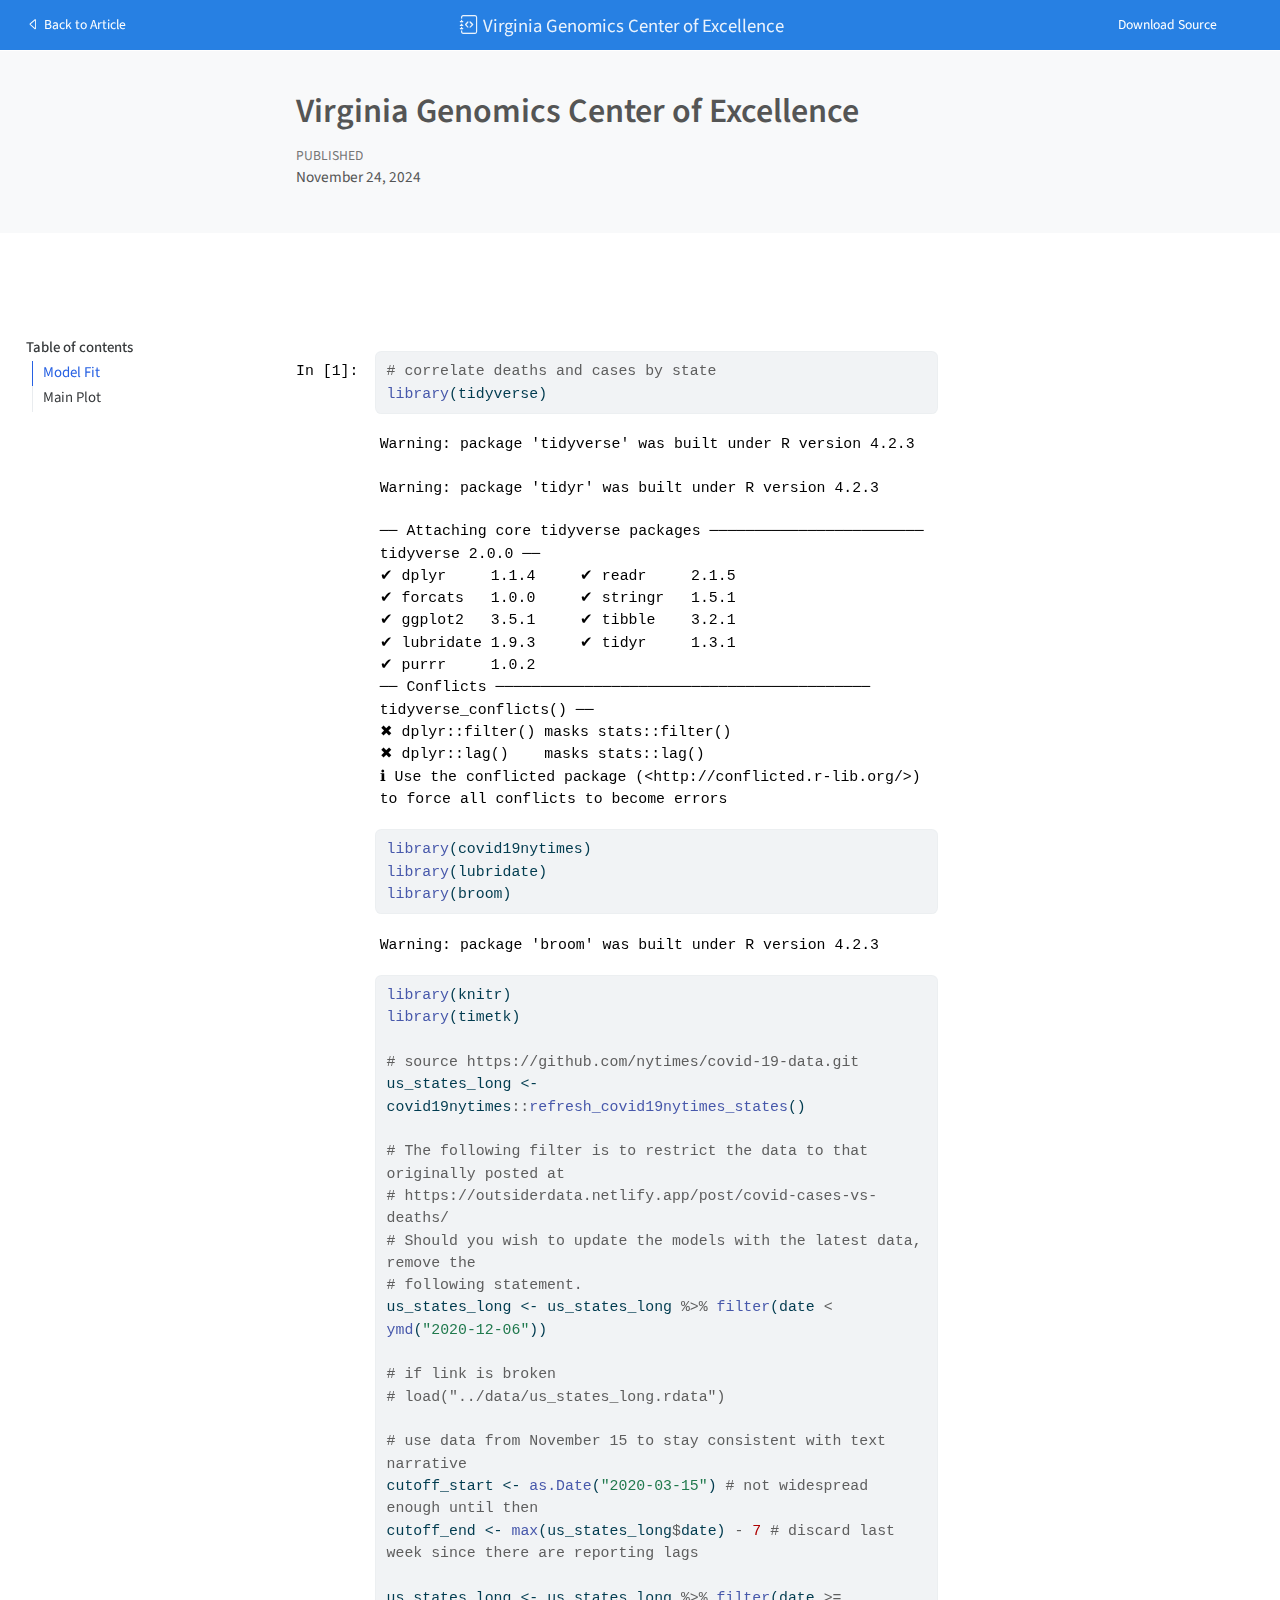
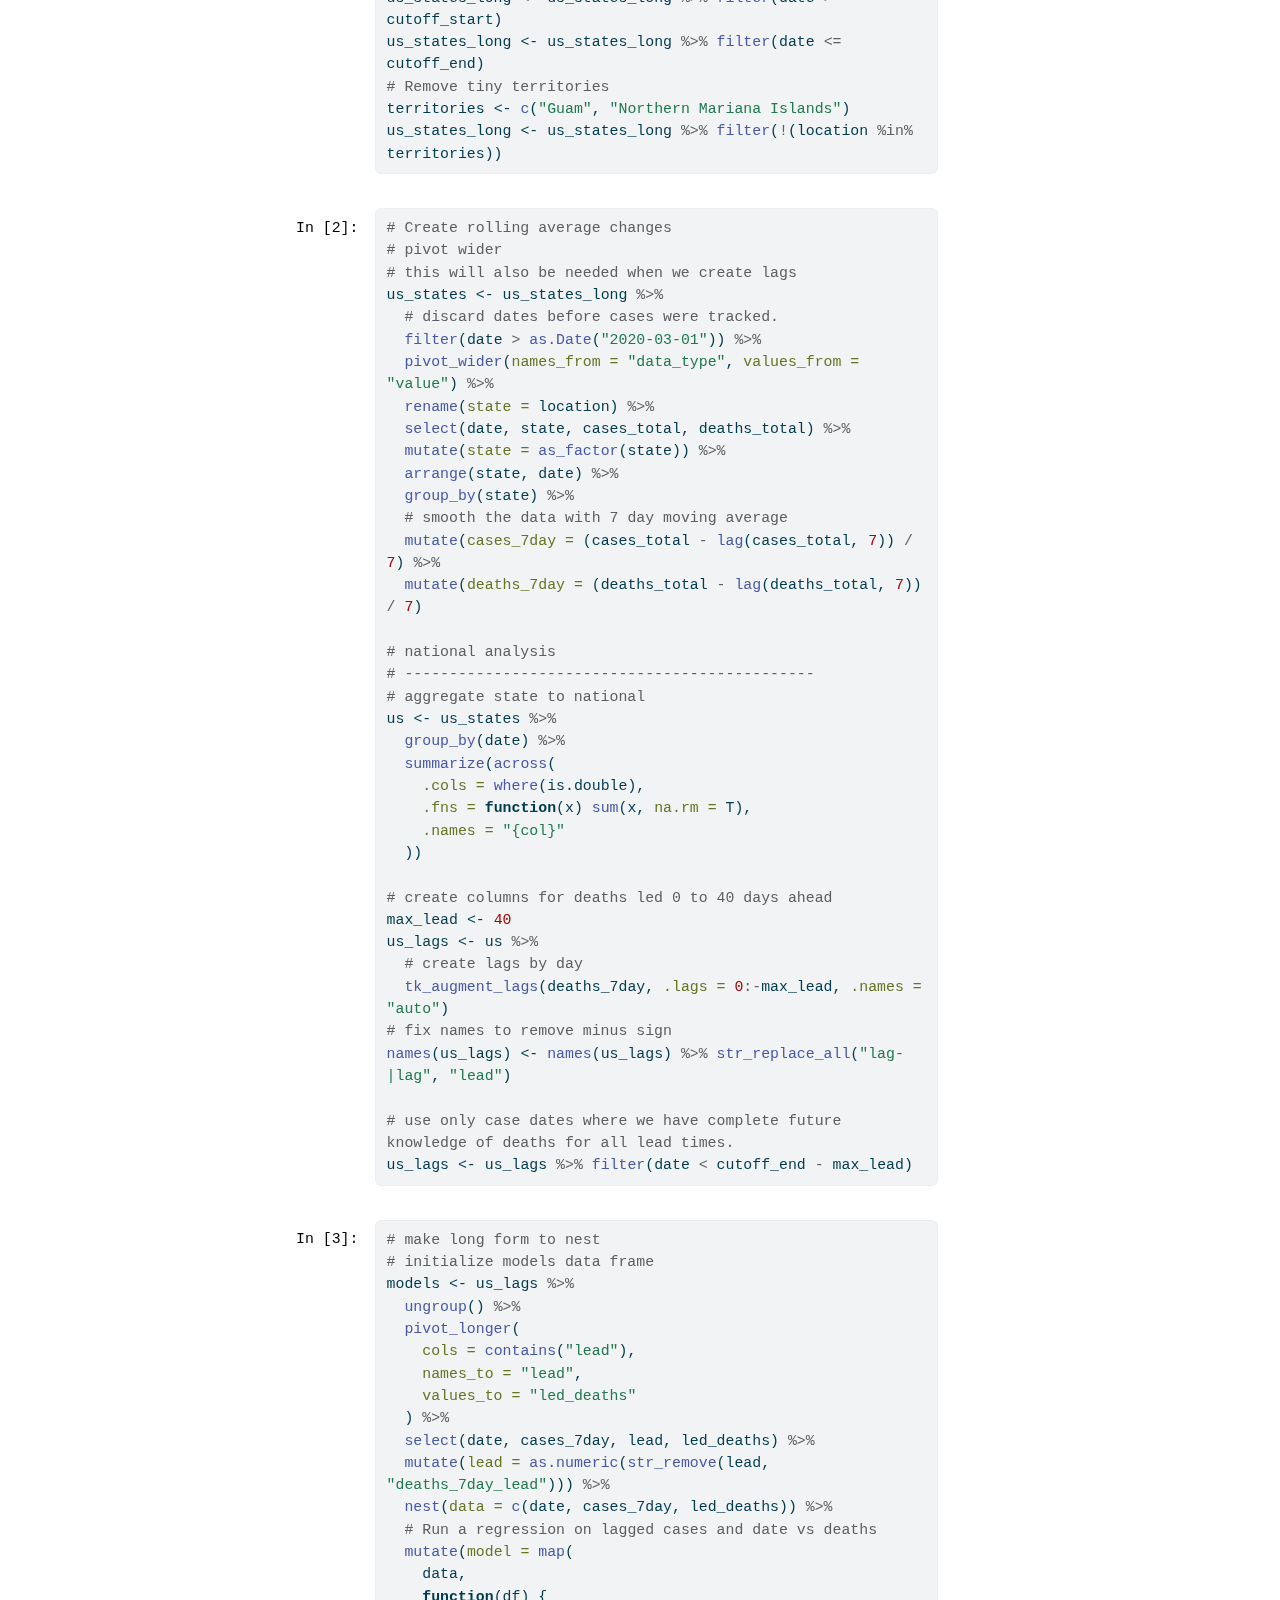
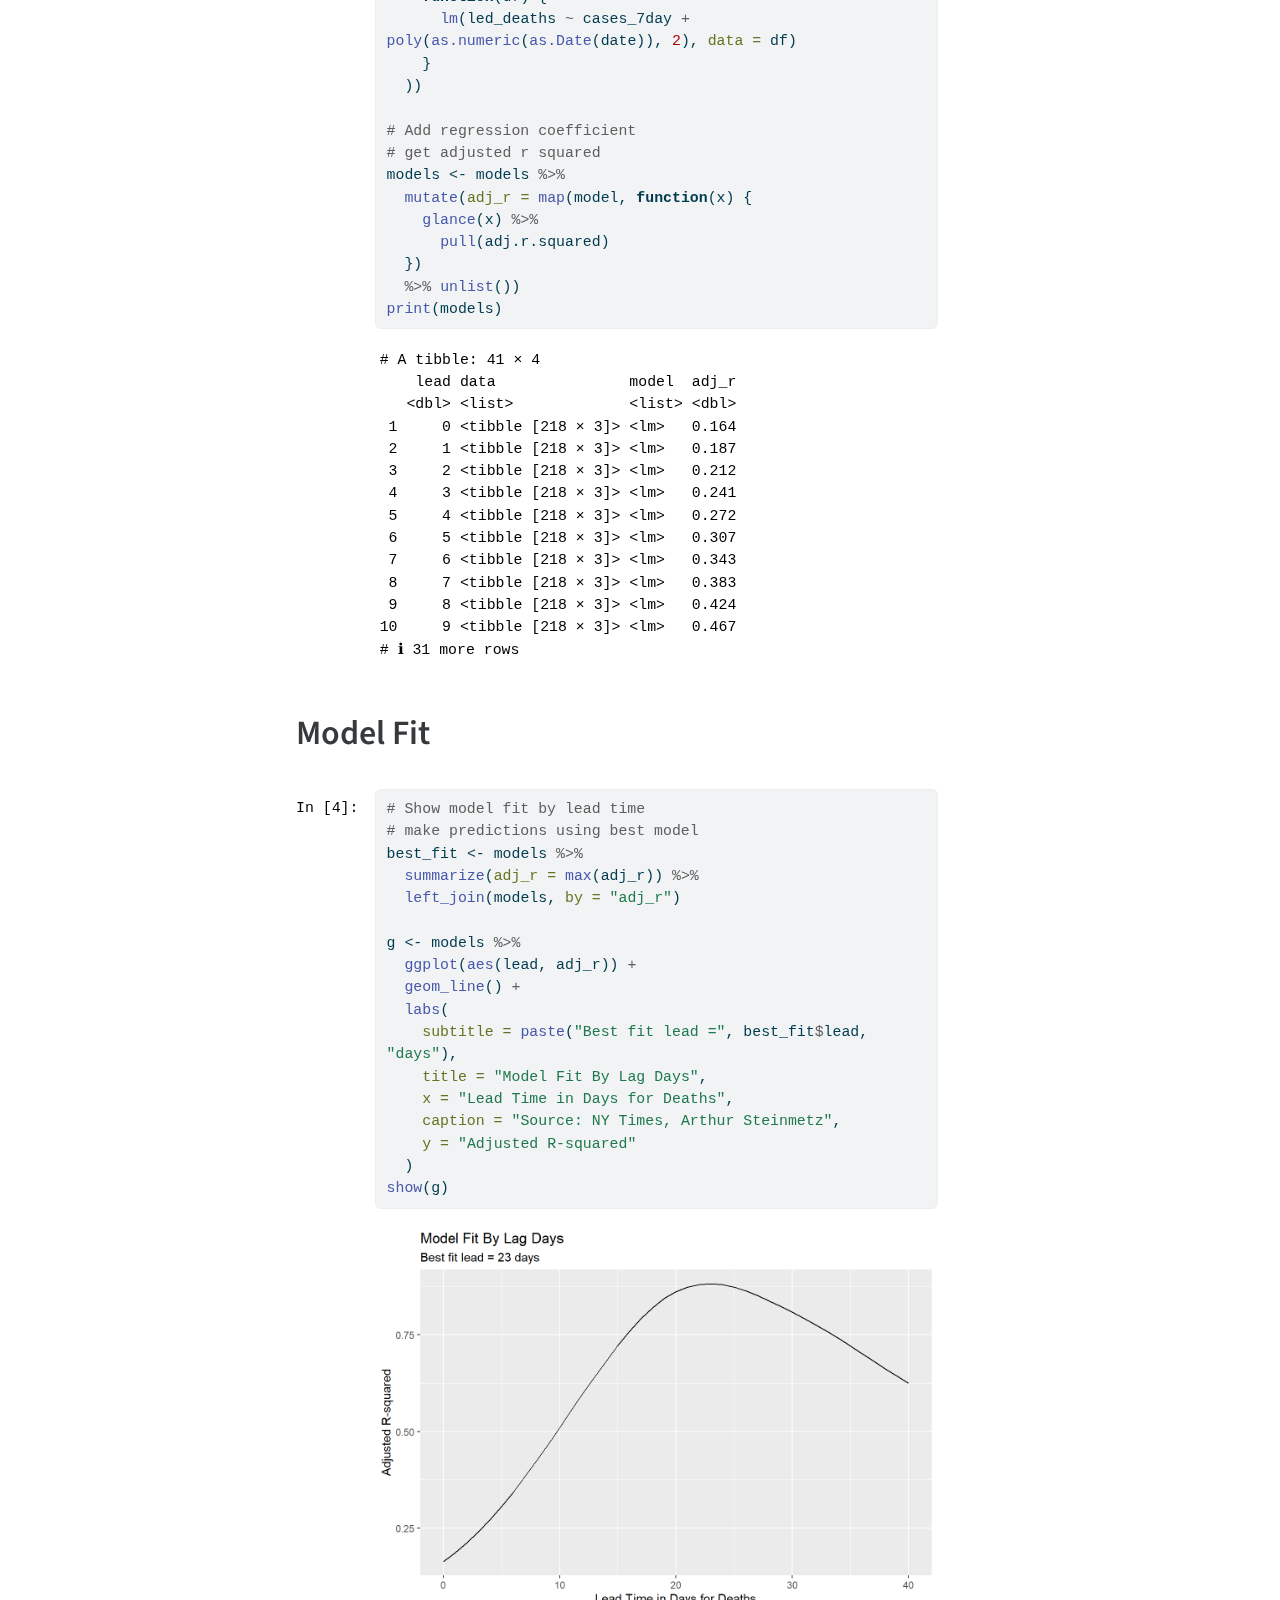
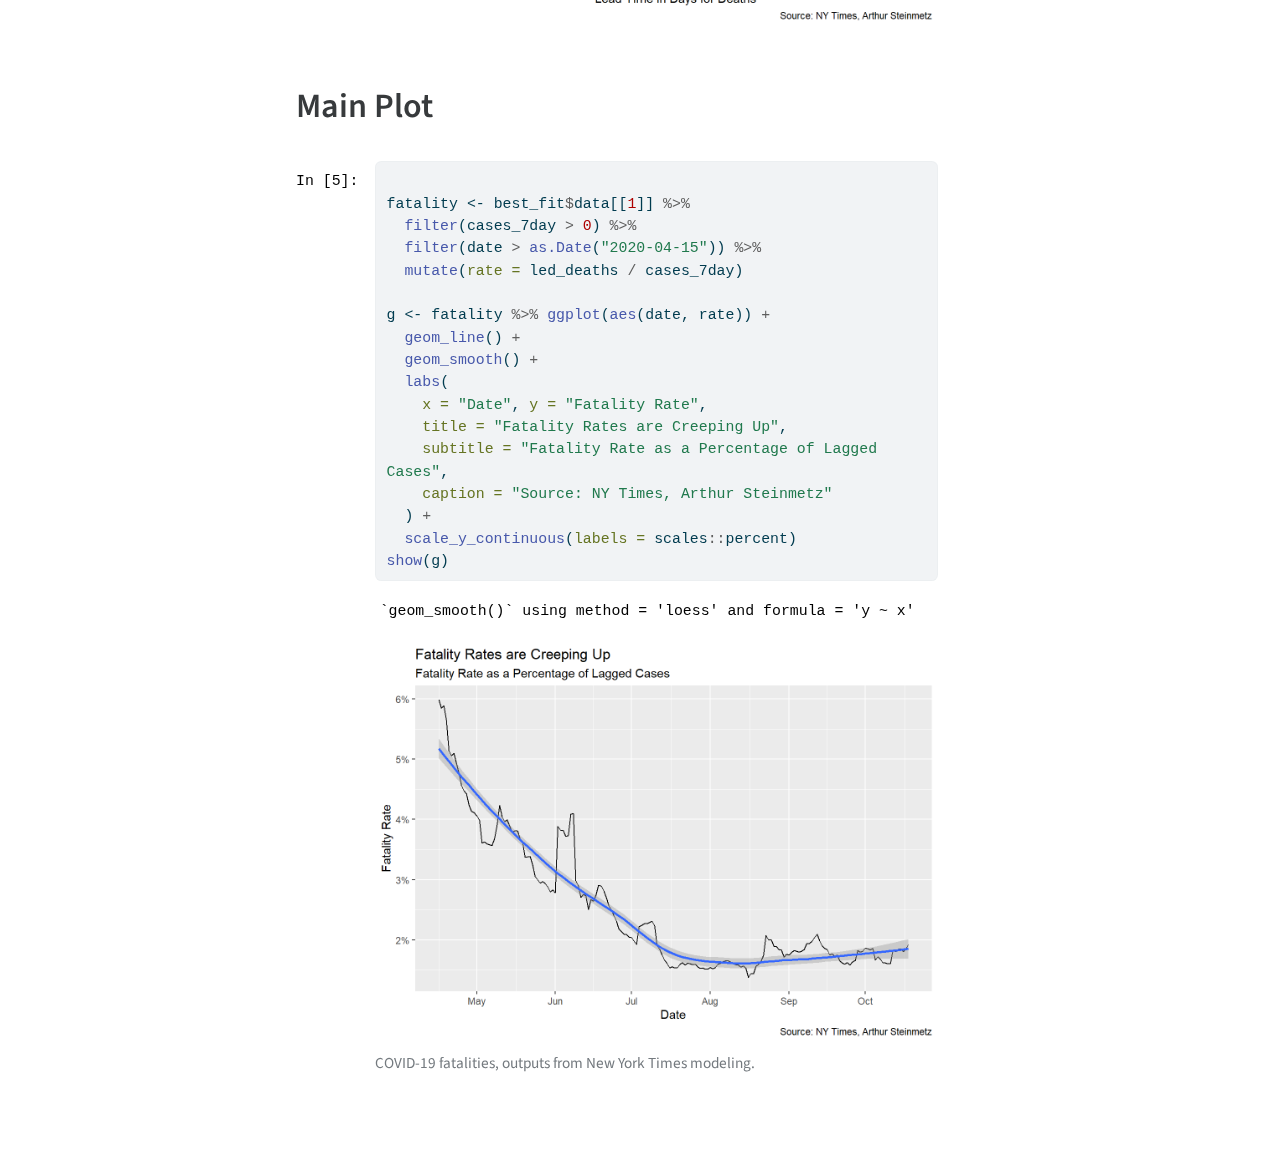
<file: notebooks/vacoe-preview.html>
<!DOCTYPE html>
<html xmlns="http://www.w3.org/1999/xhtml" lang="en" xml:lang="en"><head>
    <meta charset="utf-8">
    <meta name="generator" content="quarto-1.5.22">

    <meta name="viewport" content="width=device-width, initial-scale=1.0, user-scalable=yes">

    <meta name="dcterms.date" content="2024-11-24">

    <title>Virginia Genomics Center of Excellence</title>
    <style>
      code{white-space: pre-wrap;}
      span.smallcaps{font-variant: small-caps;}
      div.columns{display: flex; gap: min(4vw, 1.5em);}
      div.column{flex: auto; overflow-x: auto;}
      div.hanging-indent{margin-left: 1.5em; text-indent: -1.5em;}
      ul.task-list{list-style: none;}
      ul.task-list li input[type="checkbox"] {
        width: 0.8em;
        margin: 0 0.8em 0.2em -1em; /* quarto-specific, see https://github.com/quarto-dev/quarto-cli/issues/4556 */ 
        vertical-align: middle;
      }
      /* CSS for syntax highlighting */
      pre > code.sourceCode { white-space: pre; position: relative; }
      pre > code.sourceCode > span { line-height: 1.25; }
      pre > code.sourceCode > span:empty { height: 1.2em; }
      .sourceCode { overflow: visible; }
      code.sourceCode > span { color: inherit; text-decoration: inherit; }
      div.sourceCode { margin: 1em 0; }
      pre.sourceCode { margin: 0; }
      @media screen {
      div.sourceCode { overflow: auto; }
      }
      @media print {
      pre > code.sourceCode { white-space: pre-wrap; }
      pre > code.sourceCode > span { text-indent: -5em; padding-left: 5em; }
      }
      pre.numberSource code
        { counter-reset: source-line 0; }
      pre.numberSource code > span
        { position: relative; left: -4em; counter-increment: source-line; }
      pre.numberSource code > span > a:first-child::before
        { content: counter(source-line);
          position: relative; left: -1em; text-align: right; vertical-align: baseline;
          border: none; display: inline-block;
          -webkit-touch-callout: none; -webkit-user-select: none;
          -khtml-user-select: none; -moz-user-select: none;
          -ms-user-select: none; user-select: none;
          padding: 0 4px; width: 4em;
        }
      pre.numberSource { margin-left: 3em;  padding-left: 4px; }
      div.sourceCode
        {   }
      @media screen {
      pre > code.sourceCode > span > a:first-child::before { text-decoration: underline; }
      }
    </style>

    <style>
      body.hypothesis-enabled #quarto-embed-header {
        padding-right: 36px;
      }

      #quarto-embed-header {
        height: 3em;
        width: 100%;
        display: flex;
        justify-content: space-between;
        align-items: center;
        border-bottom: solid 1px;
      }

      #quarto-embed-header h6 {
        font-size: 1.1em;
        padding-top: 0.6em;
        margin-left: 1em;
        margin-right: 1em;
        font-weight: 400;
      }

      #quarto-embed-header a.quarto-back-link,
      #quarto-embed-header a.quarto-download-embed {
        font-size: 0.8em;
        margin-top: 1em;
        margin-bottom: 1em;
        margin-left: 1em;
        margin-right: 1em;
      }

      .quarto-back-container {
        padding-left: 0.5em;
        display: flex;
      }

      .headroom {
          will-change: transform;
          transition: transform 200ms linear;
      }

      .headroom--pinned {
          transform: translateY(0%);
      }

      .headroom--unpinned {
          transform: translateY(-100%);
      }      
    </style>

    <script>
    window.document.addEventListener("DOMContentLoaded", function () {

      var header = window.document.querySelector("#quarto-embed-header");
      const titleBannerEl = window.document.querySelector("body > #title-block-header");
      if (titleBannerEl) {
        titleBannerEl.style.paddingTop = header.clientHeight + "px";
      }
      const contentEl = window.document.getElementById('quarto-content');
      for (const child of contentEl.children) {
        child.style.paddingTop = header.clientHeight + "px";
        child.style.marginTop = "1em";
      }

      // Use the article root if the `back` call doesn't work. This isn't perfect
      // but should typically work
      window.quartoBackToArticle = () => {
        var currentUrl = window.location.href;
        window.history.back();
        setTimeout(() => {
            // if location was not changed in 100 ms, then there is no history back
            if(currentUrl === window.location.href){              
                // redirect to site root
                window.location.href = "...html";
            }
        }, 100);
      }

      const headroom = new window.Headroom(header, {
        tolerance: 5,
        onPin: function () {
        },
        onUnpin: function () {
        },
      });
      headroom.init();
    });
    </script>

    
<script src="../site_libs/manuscript-notebook/headroom.min.js"></script>
<script src="../site_libs/clipboard/clipboard.min.js"></script>
<script src="../site_libs/quarto-html/quarto.js"></script>
<script src="../site_libs/quarto-html/popper.min.js"></script>
<script src="../site_libs/quarto-html/tippy.umd.min.js"></script>
<script src="../site_libs/quarto-html/anchor.min.js"></script>
<link href="../site_libs/quarto-html/tippy.css" rel="stylesheet">
<link href="../site_libs/quarto-html/quarto-syntax-highlighting.css" rel="stylesheet" id="quarto-text-highlighting-styles">
<script src="../site_libs/bootstrap/bootstrap.min.js"></script>
<link href="../site_libs/bootstrap/bootstrap-icons.css" rel="stylesheet">
<link href="../site_libs/bootstrap/bootstrap.min.css" rel="stylesheet" id="quarto-bootstrap" data-mode="light">
<script src="../site_libs/quarto-contrib/glightbox/glightbox.min.js"></script>
<link href="../site_libs/quarto-contrib/glightbox/glightbox.min.css" rel="stylesheet">
<link href="../site_libs/quarto-contrib/glightbox/lightbox.css" rel="stylesheet">
     <script async="" src="https://hypothes.is/embed.js"></script>
<script>
  window.document.addEventListener("DOMContentLoaded", function (_event) {
    document.body.classList.add('hypothesis-enabled');
  });
</script>  
      </head>

  <body class="quarto-notebook">
    <div id="quarto-embed-header" class="headroom fixed-top bg-primary">
      
      <a onclick="window.quartoBackToArticle(); return false;" class="btn btn-primary quarto-back-link" href=""><i class="bi bi-caret-left"></i> Back to Article</a>
      <h6><i class="bi bi-journal-code"></i> Virginia Genomics Center of Excellence</h6>

            <a href="../notebooks/vacoe.qmd" class="btn btn-primary quarto-download-embed" download="vacoe.qmd">Download Source</a>
          </div>

     <header id="title-block-header" class="quarto-title-block default toc-left page-columns page-full">
  <div class="quarto-title-banner page-columns page-full">
    <div class="quarto-title column-body">
      <h1 class="title">Virginia Genomics Center of Excellence</h1>
          </div>

    
    <div class="quarto-title-meta-container">
      <div class="quarto-title-meta-column-start">
        
        <div class="quarto-title-meta">

                
                <div>
            <div class="quarto-title-meta-heading">Published</div>
            <div class="quarto-title-meta-contents">
              <p class="date">November 24, 2024</p>
            </div>
          </div>
          
                
              </div>
      </div>
      <div class="quarto-title-meta-column-end quarto-other-formats-target">
      </div>
    </div>



    <div class="quarto-other-links-text-target">
    </div>  </div>
</header><div id="quarto-content" class="page-columns page-rows-contents page-layout-article toc-left">
<div id="quarto-sidebar-toc-left" class="sidebar toc-left">
  <nav id="TOC" role="doc-toc" class="toc-active">
    <h2 id="toc-title">Table of contents</h2>
   
  <ul>
  <li><a href="#model-fit" id="toc-model-fit" class="nav-link active" data-scroll-target="#model-fit">Model Fit</a></li>
  <li><a href="#main-plot" id="toc-main-plot" class="nav-link" data-scroll-target="#main-plot">Main Plot</a></li>
  </ul>
</nav>
</div>
<div id="quarto-margin-sidebar" class="sidebar margin-sidebar zindex-bottom">
</div>
<main class="content quarto-banner-title-block" id="quarto-document-content">      

       <div class="cell-container"><div class="cell-decorator"><pre>In [1]:</pre></div><div class="cell">
<div class="sourceCode cell-code" id="cb1"><pre class="sourceCode r code-with-copy"><code class="sourceCode r"><span id="cb1-1"><a href="#cb1-1" aria-hidden="true" tabindex="-1"></a><span class="co"># correlate deaths and cases by state</span></span>
<span id="cb1-2"><a href="#cb1-2" aria-hidden="true" tabindex="-1"></a><span class="fu">library</span>(tidyverse)</span></code><button title="Copy to Clipboard" class="code-copy-button"><i class="bi"></i></button></pre></div>
<div class="cell-output cell-output-stderr">
<pre><code>Warning: package 'tidyverse' was built under R version 4.2.3</code></pre>
</div>
<div class="cell-output cell-output-stderr">
<pre><code>Warning: package 'tidyr' was built under R version 4.2.3</code></pre>
</div>
<div class="cell-output cell-output-stderr">
<pre><code>── Attaching core tidyverse packages ──────────────────────── tidyverse 2.0.0 ──
✔ dplyr     1.1.4     ✔ readr     2.1.5
✔ forcats   1.0.0     ✔ stringr   1.5.1
✔ ggplot2   3.5.1     ✔ tibble    3.2.1
✔ lubridate 1.9.3     ✔ tidyr     1.3.1
✔ purrr     1.0.2     
── Conflicts ────────────────────────────────────────── tidyverse_conflicts() ──
✖ dplyr::filter() masks stats::filter()
✖ dplyr::lag()    masks stats::lag()
ℹ Use the conflicted package (&lt;http://conflicted.r-lib.org/&gt;) to force all conflicts to become errors</code></pre>
</div>
<div class="sourceCode cell-code" id="cb5"><pre class="sourceCode r code-with-copy"><code class="sourceCode r"><span id="cb5-1"><a href="#cb5-1" aria-hidden="true" tabindex="-1"></a><span class="fu">library</span>(covid19nytimes)</span>
<span id="cb5-2"><a href="#cb5-2" aria-hidden="true" tabindex="-1"></a><span class="fu">library</span>(lubridate)</span>
<span id="cb5-3"><a href="#cb5-3" aria-hidden="true" tabindex="-1"></a><span class="fu">library</span>(broom)</span></code><button title="Copy to Clipboard" class="code-copy-button"><i class="bi"></i></button></pre></div>
<div class="cell-output cell-output-stderr">
<pre><code>Warning: package 'broom' was built under R version 4.2.3</code></pre>
</div>
<div class="sourceCode cell-code" id="cb7"><pre class="sourceCode r code-with-copy"><code class="sourceCode r"><span id="cb7-1"><a href="#cb7-1" aria-hidden="true" tabindex="-1"></a><span class="fu">library</span>(knitr)</span>
<span id="cb7-2"><a href="#cb7-2" aria-hidden="true" tabindex="-1"></a><span class="fu">library</span>(timetk)</span>
<span id="cb7-3"><a href="#cb7-3" aria-hidden="true" tabindex="-1"></a></span>
<span id="cb7-4"><a href="#cb7-4" aria-hidden="true" tabindex="-1"></a><span class="co"># source https://github.com/nytimes/covid-19-data.git</span></span>
<span id="cb7-5"><a href="#cb7-5" aria-hidden="true" tabindex="-1"></a>us_states_long <span class="ot">&lt;-</span> covid19nytimes<span class="sc">::</span><span class="fu">refresh_covid19nytimes_states</span>()</span>
<span id="cb7-6"><a href="#cb7-6" aria-hidden="true" tabindex="-1"></a></span>
<span id="cb7-7"><a href="#cb7-7" aria-hidden="true" tabindex="-1"></a><span class="co"># The following filter is to restrict the data to that originally posted at</span></span>
<span id="cb7-8"><a href="#cb7-8" aria-hidden="true" tabindex="-1"></a><span class="co"># https://outsiderdata.netlify.app/post/covid-cases-vs-deaths/</span></span>
<span id="cb7-9"><a href="#cb7-9" aria-hidden="true" tabindex="-1"></a><span class="co"># Should you wish to update the models with the latest data, remove the</span></span>
<span id="cb7-10"><a href="#cb7-10" aria-hidden="true" tabindex="-1"></a><span class="co"># following statement.</span></span>
<span id="cb7-11"><a href="#cb7-11" aria-hidden="true" tabindex="-1"></a>us_states_long <span class="ot">&lt;-</span> us_states_long <span class="sc">%&gt;%</span> <span class="fu">filter</span>(date <span class="sc">&lt;</span> <span class="fu">ymd</span>(<span class="st">"2020-12-06"</span>))</span>
<span id="cb7-12"><a href="#cb7-12" aria-hidden="true" tabindex="-1"></a></span>
<span id="cb7-13"><a href="#cb7-13" aria-hidden="true" tabindex="-1"></a><span class="co"># if link is broken</span></span>
<span id="cb7-14"><a href="#cb7-14" aria-hidden="true" tabindex="-1"></a><span class="co"># load("../data/us_states_long.rdata")</span></span>
<span id="cb7-15"><a href="#cb7-15" aria-hidden="true" tabindex="-1"></a></span>
<span id="cb7-16"><a href="#cb7-16" aria-hidden="true" tabindex="-1"></a><span class="co"># use data from November 15 to stay consistent with text narrative</span></span>
<span id="cb7-17"><a href="#cb7-17" aria-hidden="true" tabindex="-1"></a>cutoff_start <span class="ot">&lt;-</span> <span class="fu">as.Date</span>(<span class="st">"2020-03-15"</span>) <span class="co"># not widespread enough until then</span></span>
<span id="cb7-18"><a href="#cb7-18" aria-hidden="true" tabindex="-1"></a>cutoff_end <span class="ot">&lt;-</span> <span class="fu">max</span>(us_states_long<span class="sc">$</span>date) <span class="sc">-</span> <span class="dv">7</span> <span class="co"># discard last week since there are reporting lags</span></span>
<span id="cb7-19"><a href="#cb7-19" aria-hidden="true" tabindex="-1"></a></span>
<span id="cb7-20"><a href="#cb7-20" aria-hidden="true" tabindex="-1"></a>us_states_long <span class="ot">&lt;-</span> us_states_long <span class="sc">%&gt;%</span> <span class="fu">filter</span>(date <span class="sc">&gt;=</span> cutoff_start)</span>
<span id="cb7-21"><a href="#cb7-21" aria-hidden="true" tabindex="-1"></a>us_states_long <span class="ot">&lt;-</span> us_states_long <span class="sc">%&gt;%</span> <span class="fu">filter</span>(date <span class="sc">&lt;=</span> cutoff_end)</span>
<span id="cb7-22"><a href="#cb7-22" aria-hidden="true" tabindex="-1"></a><span class="co"># Remove tiny territories</span></span>
<span id="cb7-23"><a href="#cb7-23" aria-hidden="true" tabindex="-1"></a>territories <span class="ot">&lt;-</span> <span class="fu">c</span>(<span class="st">"Guam"</span>, <span class="st">"Northern Mariana Islands"</span>)</span>
<span id="cb7-24"><a href="#cb7-24" aria-hidden="true" tabindex="-1"></a>us_states_long <span class="ot">&lt;-</span> us_states_long <span class="sc">%&gt;%</span> <span class="fu">filter</span>(<span class="sc">!</span>(location <span class="sc">%in%</span> territories))</span></code><button title="Copy to Clipboard" class="code-copy-button"><i class="bi"></i></button></pre></div>
</div></div>
<div class="cell-container"><div class="cell-decorator"><pre>In [2]:</pre></div><div class="cell">
<div class="sourceCode cell-code" id="cb8"><pre class="sourceCode r code-with-copy"><code class="sourceCode r"><span id="cb8-1"><a href="#cb8-1" aria-hidden="true" tabindex="-1"></a><span class="co"># Create rolling average changes</span></span>
<span id="cb8-2"><a href="#cb8-2" aria-hidden="true" tabindex="-1"></a><span class="co"># pivot wider</span></span>
<span id="cb8-3"><a href="#cb8-3" aria-hidden="true" tabindex="-1"></a><span class="co"># this will also be needed when we create lags</span></span>
<span id="cb8-4"><a href="#cb8-4" aria-hidden="true" tabindex="-1"></a>us_states <span class="ot">&lt;-</span> us_states_long <span class="sc">%&gt;%</span></span>
<span id="cb8-5"><a href="#cb8-5" aria-hidden="true" tabindex="-1"></a>  <span class="co"># discard dates before cases were tracked.</span></span>
<span id="cb8-6"><a href="#cb8-6" aria-hidden="true" tabindex="-1"></a>  <span class="fu">filter</span>(date <span class="sc">&gt;</span> <span class="fu">as.Date</span>(<span class="st">"2020-03-01"</span>)) <span class="sc">%&gt;%</span></span>
<span id="cb8-7"><a href="#cb8-7" aria-hidden="true" tabindex="-1"></a>  <span class="fu">pivot_wider</span>(<span class="at">names_from =</span> <span class="st">"data_type"</span>, <span class="at">values_from =</span> <span class="st">"value"</span>) <span class="sc">%&gt;%</span></span>
<span id="cb8-8"><a href="#cb8-8" aria-hidden="true" tabindex="-1"></a>  <span class="fu">rename</span>(<span class="at">state =</span> location) <span class="sc">%&gt;%</span></span>
<span id="cb8-9"><a href="#cb8-9" aria-hidden="true" tabindex="-1"></a>  <span class="fu">select</span>(date, state, cases_total, deaths_total) <span class="sc">%&gt;%</span></span>
<span id="cb8-10"><a href="#cb8-10" aria-hidden="true" tabindex="-1"></a>  <span class="fu">mutate</span>(<span class="at">state =</span> <span class="fu">as_factor</span>(state)) <span class="sc">%&gt;%</span></span>
<span id="cb8-11"><a href="#cb8-11" aria-hidden="true" tabindex="-1"></a>  <span class="fu">arrange</span>(state, date) <span class="sc">%&gt;%</span></span>
<span id="cb8-12"><a href="#cb8-12" aria-hidden="true" tabindex="-1"></a>  <span class="fu">group_by</span>(state) <span class="sc">%&gt;%</span></span>
<span id="cb8-13"><a href="#cb8-13" aria-hidden="true" tabindex="-1"></a>  <span class="co"># smooth the data with 7 day moving average</span></span>
<span id="cb8-14"><a href="#cb8-14" aria-hidden="true" tabindex="-1"></a>  <span class="fu">mutate</span>(<span class="at">cases_7day =</span> (cases_total <span class="sc">-</span> <span class="fu">lag</span>(cases_total, <span class="dv">7</span>)) <span class="sc">/</span> <span class="dv">7</span>) <span class="sc">%&gt;%</span></span>
<span id="cb8-15"><a href="#cb8-15" aria-hidden="true" tabindex="-1"></a>  <span class="fu">mutate</span>(<span class="at">deaths_7day =</span> (deaths_total <span class="sc">-</span> <span class="fu">lag</span>(deaths_total, <span class="dv">7</span>)) <span class="sc">/</span> <span class="dv">7</span>)</span>
<span id="cb8-16"><a href="#cb8-16" aria-hidden="true" tabindex="-1"></a></span>
<span id="cb8-17"><a href="#cb8-17" aria-hidden="true" tabindex="-1"></a><span class="co"># national analysis</span></span>
<span id="cb8-18"><a href="#cb8-18" aria-hidden="true" tabindex="-1"></a><span class="co"># ----------------------------------------------</span></span>
<span id="cb8-19"><a href="#cb8-19" aria-hidden="true" tabindex="-1"></a><span class="co"># aggregate state to national</span></span>
<span id="cb8-20"><a href="#cb8-20" aria-hidden="true" tabindex="-1"></a>us <span class="ot">&lt;-</span> us_states <span class="sc">%&gt;%</span></span>
<span id="cb8-21"><a href="#cb8-21" aria-hidden="true" tabindex="-1"></a>  <span class="fu">group_by</span>(date) <span class="sc">%&gt;%</span></span>
<span id="cb8-22"><a href="#cb8-22" aria-hidden="true" tabindex="-1"></a>  <span class="fu">summarize</span>(<span class="fu">across</span>(</span>
<span id="cb8-23"><a href="#cb8-23" aria-hidden="true" tabindex="-1"></a>    <span class="at">.cols =</span> <span class="fu">where</span>(is.double),</span>
<span id="cb8-24"><a href="#cb8-24" aria-hidden="true" tabindex="-1"></a>    <span class="at">.fns =</span> <span class="cf">function</span>(x) <span class="fu">sum</span>(x, <span class="at">na.rm =</span> T),</span>
<span id="cb8-25"><a href="#cb8-25" aria-hidden="true" tabindex="-1"></a>    <span class="at">.names =</span> <span class="st">"{col}"</span></span>
<span id="cb8-26"><a href="#cb8-26" aria-hidden="true" tabindex="-1"></a>  ))</span>
<span id="cb8-27"><a href="#cb8-27" aria-hidden="true" tabindex="-1"></a></span>
<span id="cb8-28"><a href="#cb8-28" aria-hidden="true" tabindex="-1"></a><span class="co"># create columns for deaths led 0 to 40 days ahead</span></span>
<span id="cb8-29"><a href="#cb8-29" aria-hidden="true" tabindex="-1"></a>max_lead <span class="ot">&lt;-</span> <span class="dv">40</span></span>
<span id="cb8-30"><a href="#cb8-30" aria-hidden="true" tabindex="-1"></a>us_lags <span class="ot">&lt;-</span> us <span class="sc">%&gt;%</span></span>
<span id="cb8-31"><a href="#cb8-31" aria-hidden="true" tabindex="-1"></a>  <span class="co"># create lags by day</span></span>
<span id="cb8-32"><a href="#cb8-32" aria-hidden="true" tabindex="-1"></a>  <span class="fu">tk_augment_lags</span>(deaths_7day, <span class="at">.lags =</span> <span class="dv">0</span><span class="sc">:-</span>max_lead, <span class="at">.names =</span> <span class="st">"auto"</span>)</span>
<span id="cb8-33"><a href="#cb8-33" aria-hidden="true" tabindex="-1"></a><span class="co"># fix names to remove minus sign</span></span>
<span id="cb8-34"><a href="#cb8-34" aria-hidden="true" tabindex="-1"></a><span class="fu">names</span>(us_lags) <span class="ot">&lt;-</span> <span class="fu">names</span>(us_lags) <span class="sc">%&gt;%</span> <span class="fu">str_replace_all</span>(<span class="st">"lag-|lag"</span>, <span class="st">"lead"</span>)</span>
<span id="cb8-35"><a href="#cb8-35" aria-hidden="true" tabindex="-1"></a></span>
<span id="cb8-36"><a href="#cb8-36" aria-hidden="true" tabindex="-1"></a><span class="co"># use only case dates where we have complete future knowledge of deaths for all lead times.</span></span>
<span id="cb8-37"><a href="#cb8-37" aria-hidden="true" tabindex="-1"></a>us_lags <span class="ot">&lt;-</span> us_lags <span class="sc">%&gt;%</span> <span class="fu">filter</span>(date <span class="sc">&lt;</span> cutoff_end <span class="sc">-</span> max_lead)</span></code><button title="Copy to Clipboard" class="code-copy-button"><i class="bi"></i></button></pre></div>
</div></div>
<div class="cell-container"><div class="cell-decorator"><pre>In [3]:</pre></div><div class="cell">
<div class="sourceCode cell-code" id="cb9"><pre class="sourceCode r code-with-copy"><code class="sourceCode r"><span id="cb9-1"><a href="#cb9-1" aria-hidden="true" tabindex="-1"></a><span class="co"># make long form to nest</span></span>
<span id="cb9-2"><a href="#cb9-2" aria-hidden="true" tabindex="-1"></a><span class="co"># initialize models data frame</span></span>
<span id="cb9-3"><a href="#cb9-3" aria-hidden="true" tabindex="-1"></a>models <span class="ot">&lt;-</span> us_lags <span class="sc">%&gt;%</span></span>
<span id="cb9-4"><a href="#cb9-4" aria-hidden="true" tabindex="-1"></a>  <span class="fu">ungroup</span>() <span class="sc">%&gt;%</span></span>
<span id="cb9-5"><a href="#cb9-5" aria-hidden="true" tabindex="-1"></a>  <span class="fu">pivot_longer</span>(</span>
<span id="cb9-6"><a href="#cb9-6" aria-hidden="true" tabindex="-1"></a>    <span class="at">cols =</span> <span class="fu">contains</span>(<span class="st">"lead"</span>),</span>
<span id="cb9-7"><a href="#cb9-7" aria-hidden="true" tabindex="-1"></a>    <span class="at">names_to =</span> <span class="st">"lead"</span>,</span>
<span id="cb9-8"><a href="#cb9-8" aria-hidden="true" tabindex="-1"></a>    <span class="at">values_to =</span> <span class="st">"led_deaths"</span></span>
<span id="cb9-9"><a href="#cb9-9" aria-hidden="true" tabindex="-1"></a>  ) <span class="sc">%&gt;%</span></span>
<span id="cb9-10"><a href="#cb9-10" aria-hidden="true" tabindex="-1"></a>  <span class="fu">select</span>(date, cases_7day, lead, led_deaths) <span class="sc">%&gt;%</span></span>
<span id="cb9-11"><a href="#cb9-11" aria-hidden="true" tabindex="-1"></a>  <span class="fu">mutate</span>(<span class="at">lead =</span> <span class="fu">as.numeric</span>(<span class="fu">str_remove</span>(lead, <span class="st">"deaths_7day_lead"</span>))) <span class="sc">%&gt;%</span></span>
<span id="cb9-12"><a href="#cb9-12" aria-hidden="true" tabindex="-1"></a>  <span class="fu">nest</span>(<span class="at">data =</span> <span class="fu">c</span>(date, cases_7day, led_deaths)) <span class="sc">%&gt;%</span></span>
<span id="cb9-13"><a href="#cb9-13" aria-hidden="true" tabindex="-1"></a>  <span class="co"># Run a regression on lagged cases and date vs deaths</span></span>
<span id="cb9-14"><a href="#cb9-14" aria-hidden="true" tabindex="-1"></a>  <span class="fu">mutate</span>(<span class="at">model =</span> <span class="fu">map</span>(</span>
<span id="cb9-15"><a href="#cb9-15" aria-hidden="true" tabindex="-1"></a>    data,</span>
<span id="cb9-16"><a href="#cb9-16" aria-hidden="true" tabindex="-1"></a>    <span class="cf">function</span>(df) {</span>
<span id="cb9-17"><a href="#cb9-17" aria-hidden="true" tabindex="-1"></a>      <span class="fu">lm</span>(led_deaths <span class="sc">~</span> cases_7day <span class="sc">+</span> <span class="fu">poly</span>(<span class="fu">as.numeric</span>(<span class="fu">as.Date</span>(date)), <span class="dv">2</span>), <span class="at">data =</span> df)</span>
<span id="cb9-18"><a href="#cb9-18" aria-hidden="true" tabindex="-1"></a>    }</span>
<span id="cb9-19"><a href="#cb9-19" aria-hidden="true" tabindex="-1"></a>  ))</span>
<span id="cb9-20"><a href="#cb9-20" aria-hidden="true" tabindex="-1"></a></span>
<span id="cb9-21"><a href="#cb9-21" aria-hidden="true" tabindex="-1"></a><span class="co"># Add regression coefficient</span></span>
<span id="cb9-22"><a href="#cb9-22" aria-hidden="true" tabindex="-1"></a><span class="co"># get adjusted r squared</span></span>
<span id="cb9-23"><a href="#cb9-23" aria-hidden="true" tabindex="-1"></a>models <span class="ot">&lt;-</span> models <span class="sc">%&gt;%</span></span>
<span id="cb9-24"><a href="#cb9-24" aria-hidden="true" tabindex="-1"></a>  <span class="fu">mutate</span>(<span class="at">adj_r =</span> <span class="fu">map</span>(model, <span class="cf">function</span>(x) {</span>
<span id="cb9-25"><a href="#cb9-25" aria-hidden="true" tabindex="-1"></a>    <span class="fu">glance</span>(x) <span class="sc">%&gt;%</span></span>
<span id="cb9-26"><a href="#cb9-26" aria-hidden="true" tabindex="-1"></a>      <span class="fu">pull</span>(adj.r.squared)</span>
<span id="cb9-27"><a href="#cb9-27" aria-hidden="true" tabindex="-1"></a>  })</span>
<span id="cb9-28"><a href="#cb9-28" aria-hidden="true" tabindex="-1"></a>  <span class="sc">%&gt;%</span> <span class="fu">unlist</span>())</span>
<span id="cb9-29"><a href="#cb9-29" aria-hidden="true" tabindex="-1"></a><span class="fu">print</span>(models)</span></code><button title="Copy to Clipboard" class="code-copy-button"><i class="bi"></i></button></pre></div>
<div class="cell-output cell-output-stdout">
<pre><code># A tibble: 41 × 4
    lead data               model  adj_r
   &lt;dbl&gt; &lt;list&gt;             &lt;list&gt; &lt;dbl&gt;
 1     0 &lt;tibble [218 × 3]&gt; &lt;lm&gt;   0.164
 2     1 &lt;tibble [218 × 3]&gt; &lt;lm&gt;   0.187
 3     2 &lt;tibble [218 × 3]&gt; &lt;lm&gt;   0.212
 4     3 &lt;tibble [218 × 3]&gt; &lt;lm&gt;   0.241
 5     4 &lt;tibble [218 × 3]&gt; &lt;lm&gt;   0.272
 6     5 &lt;tibble [218 × 3]&gt; &lt;lm&gt;   0.307
 7     6 &lt;tibble [218 × 3]&gt; &lt;lm&gt;   0.343
 8     7 &lt;tibble [218 × 3]&gt; &lt;lm&gt;   0.383
 9     8 &lt;tibble [218 × 3]&gt; &lt;lm&gt;   0.424
10     9 &lt;tibble [218 × 3]&gt; &lt;lm&gt;   0.467
# ℹ 31 more rows</code></pre>
</div>
</div></div>
<section id="model-fit" class="level1">
<h1>Model Fit</h1>
<div class="cell-container"><div class="cell-decorator"><pre>In [4]:</pre></div><div class="cell">
<div class="sourceCode cell-code" id="cb11"><pre class="sourceCode r code-with-copy"><code class="sourceCode r"><span id="cb11-1"><a href="#cb11-1" aria-hidden="true" tabindex="-1"></a><span class="co"># Show model fit by lead time</span></span>
<span id="cb11-2"><a href="#cb11-2" aria-hidden="true" tabindex="-1"></a><span class="co"># make predictions using best model</span></span>
<span id="cb11-3"><a href="#cb11-3" aria-hidden="true" tabindex="-1"></a>best_fit <span class="ot">&lt;-</span> models <span class="sc">%&gt;%</span></span>
<span id="cb11-4"><a href="#cb11-4" aria-hidden="true" tabindex="-1"></a>  <span class="fu">summarize</span>(<span class="at">adj_r =</span> <span class="fu">max</span>(adj_r)) <span class="sc">%&gt;%</span></span>
<span id="cb11-5"><a href="#cb11-5" aria-hidden="true" tabindex="-1"></a>  <span class="fu">left_join</span>(models, <span class="at">by =</span> <span class="st">"adj_r"</span>)</span>
<span id="cb11-6"><a href="#cb11-6" aria-hidden="true" tabindex="-1"></a></span>
<span id="cb11-7"><a href="#cb11-7" aria-hidden="true" tabindex="-1"></a>g <span class="ot">&lt;-</span> models <span class="sc">%&gt;%</span></span>
<span id="cb11-8"><a href="#cb11-8" aria-hidden="true" tabindex="-1"></a>  <span class="fu">ggplot</span>(<span class="fu">aes</span>(lead, adj_r)) <span class="sc">+</span></span>
<span id="cb11-9"><a href="#cb11-9" aria-hidden="true" tabindex="-1"></a>  <span class="fu">geom_line</span>() <span class="sc">+</span></span>
<span id="cb11-10"><a href="#cb11-10" aria-hidden="true" tabindex="-1"></a>  <span class="fu">labs</span>(</span>
<span id="cb11-11"><a href="#cb11-11" aria-hidden="true" tabindex="-1"></a>    <span class="at">subtitle =</span> <span class="fu">paste</span>(<span class="st">"Best fit lead ="</span>, best_fit<span class="sc">$</span>lead, <span class="st">"days"</span>),</span>
<span id="cb11-12"><a href="#cb11-12" aria-hidden="true" tabindex="-1"></a>    <span class="at">title =</span> <span class="st">"Model Fit By Lag Days"</span>,</span>
<span id="cb11-13"><a href="#cb11-13" aria-hidden="true" tabindex="-1"></a>    <span class="at">x =</span> <span class="st">"Lead Time in Days for Deaths"</span>,</span>
<span id="cb11-14"><a href="#cb11-14" aria-hidden="true" tabindex="-1"></a>    <span class="at">caption =</span> <span class="st">"Source: NY Times, Arthur Steinmetz"</span>,</span>
<span id="cb11-15"><a href="#cb11-15" aria-hidden="true" tabindex="-1"></a>    <span class="at">y =</span> <span class="st">"Adjusted R-squared"</span></span>
<span id="cb11-16"><a href="#cb11-16" aria-hidden="true" tabindex="-1"></a>  )</span>
<span id="cb11-17"><a href="#cb11-17" aria-hidden="true" tabindex="-1"></a><span class="fu">show</span>(g)</span></code><button title="Copy to Clipboard" class="code-copy-button"><i class="bi"></i></button></pre></div>
<div class="cell-output-display">
<div class="">
<figure class="figure">
<p class=""><a href="vacoe_files/figure-html/unnamed-chunk-4-1.png" class="lightbox" data-gallery="quarto-lightbox-gallery-1"><img src="vacoe_files/figure-html/unnamed-chunk-4-1.png" class="img-fluid figure-img" width="672"></a></p>
</figure>
</div>
</div>
</div></div>
</section>
<section id="main-plot" class="level1">
<h1>Main Plot</h1>
<div class="cell-container"><div class="cell-decorator"><pre>In [5]:</pre></div><div id="cell-fig-fatality-plot" class="cell">
<div class="sourceCode cell-code" id="cb12"><pre class="sourceCode r code-with-copy"><code class="sourceCode r"><span id="cb12-1"><a href="#cb12-1" aria-hidden="true" tabindex="-1"></a></span>
<span id="cb12-2"><a href="#cb12-2" aria-hidden="true" tabindex="-1"></a>fatality <span class="ot">&lt;-</span> best_fit<span class="sc">$</span>data[[<span class="dv">1</span>]] <span class="sc">%&gt;%</span></span>
<span id="cb12-3"><a href="#cb12-3" aria-hidden="true" tabindex="-1"></a>  <span class="fu">filter</span>(cases_7day <span class="sc">&gt;</span> <span class="dv">0</span>) <span class="sc">%&gt;%</span></span>
<span id="cb12-4"><a href="#cb12-4" aria-hidden="true" tabindex="-1"></a>  <span class="fu">filter</span>(date <span class="sc">&gt;</span> <span class="fu">as.Date</span>(<span class="st">"2020-04-15"</span>)) <span class="sc">%&gt;%</span></span>
<span id="cb12-5"><a href="#cb12-5" aria-hidden="true" tabindex="-1"></a>  <span class="fu">mutate</span>(<span class="at">rate =</span> led_deaths <span class="sc">/</span> cases_7day)</span>
<span id="cb12-6"><a href="#cb12-6" aria-hidden="true" tabindex="-1"></a></span>
<span id="cb12-7"><a href="#cb12-7" aria-hidden="true" tabindex="-1"></a>g <span class="ot">&lt;-</span> fatality <span class="sc">%&gt;%</span> <span class="fu">ggplot</span>(<span class="fu">aes</span>(date, rate)) <span class="sc">+</span></span>
<span id="cb12-8"><a href="#cb12-8" aria-hidden="true" tabindex="-1"></a>  <span class="fu">geom_line</span>() <span class="sc">+</span></span>
<span id="cb12-9"><a href="#cb12-9" aria-hidden="true" tabindex="-1"></a>  <span class="fu">geom_smooth</span>() <span class="sc">+</span></span>
<span id="cb12-10"><a href="#cb12-10" aria-hidden="true" tabindex="-1"></a>  <span class="fu">labs</span>(</span>
<span id="cb12-11"><a href="#cb12-11" aria-hidden="true" tabindex="-1"></a>    <span class="at">x =</span> <span class="st">"Date"</span>, <span class="at">y =</span> <span class="st">"Fatality Rate"</span>,</span>
<span id="cb12-12"><a href="#cb12-12" aria-hidden="true" tabindex="-1"></a>    <span class="at">title =</span> <span class="st">"Fatality Rates are Creeping Up"</span>,</span>
<span id="cb12-13"><a href="#cb12-13" aria-hidden="true" tabindex="-1"></a>    <span class="at">subtitle =</span> <span class="st">"Fatality Rate as a Percentage of Lagged Cases"</span>,</span>
<span id="cb12-14"><a href="#cb12-14" aria-hidden="true" tabindex="-1"></a>    <span class="at">caption =</span> <span class="st">"Source: NY Times, Arthur Steinmetz"</span></span>
<span id="cb12-15"><a href="#cb12-15" aria-hidden="true" tabindex="-1"></a>  ) <span class="sc">+</span></span>
<span id="cb12-16"><a href="#cb12-16" aria-hidden="true" tabindex="-1"></a>  <span class="fu">scale_y_continuous</span>(<span class="at">labels =</span> scales<span class="sc">::</span>percent)</span>
<span id="cb12-17"><a href="#cb12-17" aria-hidden="true" tabindex="-1"></a><span class="fu">show</span>(g)</span></code><button title="Copy to Clipboard" class="code-copy-button"><i class="bi"></i></button></pre></div>
<div class="cell-output cell-output-stderr">
<pre><code>`geom_smooth()` using method = 'loess' and formula = 'y ~ x'</code></pre>
</div>
<div class="cell-output-display">
<div id="fig-fatality-plot" class="quarto-figure quarto-figure-center quarto-float anchored">
<figure class="quarto-float quarto-float-fig figure">
<div aria-describedby="fig-fatality-plot-caption-0ceaefa1-69ba-4598-a22c-09a6ac19f8ca" class="">
<a href="vacoe_files/figure-html/fig-fatality-plot-1.png" class="lightbox" data-gallery="quarto-lightbox-gallery-2" title="COVID-19 fatalities, outputs from New York Times modeling."><img src="vacoe_files/figure-html/fig-fatality-plot-1.png" class="img-fluid figure-img" width="672"></a>
</div>
<figcaption class="quarto-float-caption-bottom quarto-float-caption quarto-float-fig" id="fig-fatality-plot-caption-0ceaefa1-69ba-4598-a22c-09a6ac19f8ca">
COVID-19 fatalities, outputs from New York Times modeling.
</figcaption>
</figure>
</div>
</div>
</div></div>
</section>
     </main>
<!-- /main column -->  <script id="quarto-html-after-body" type="application/javascript">
window.document.addEventListener("DOMContentLoaded", function (event) {
  const toggleBodyColorMode = (bsSheetEl) => {
    const mode = bsSheetEl.getAttribute("data-mode");
    const bodyEl = window.document.querySelector("body");
    if (mode === "dark") {
      bodyEl.classList.add("quarto-dark");
      bodyEl.classList.remove("quarto-light");
    } else {
      bodyEl.classList.add("quarto-light");
      bodyEl.classList.remove("quarto-dark");
    }
  }
  const toggleBodyColorPrimary = () => {
    const bsSheetEl = window.document.querySelector("link#quarto-bootstrap");
    if (bsSheetEl) {
      toggleBodyColorMode(bsSheetEl);
    }
  }
  toggleBodyColorPrimary();  
  const icon = "";
  const anchorJS = new window.AnchorJS();
  anchorJS.options = {
    placement: 'right',
    icon: icon
  };
  anchorJS.add('.anchored');
  const isCodeAnnotation = (el) => {
    for (const clz of el.classList) {
      if (clz.startsWith('code-annotation-')) {                     
        return true;
      }
    }
    return false;
  }
  const clipboard = new window.ClipboardJS('.code-copy-button', {
    text: function(trigger) {
      const codeEl = trigger.previousElementSibling.cloneNode(true);
      for (const childEl of codeEl.children) {
        if (isCodeAnnotation(childEl)) {
          childEl.remove();
        }
      }
      return codeEl.innerText;
    }
  });
  clipboard.on('success', function(e) {
    // button target
    const button = e.trigger;
    // don't keep focus
    button.blur();
    // flash "checked"
    button.classList.add('code-copy-button-checked');
    var currentTitle = button.getAttribute("title");
    button.setAttribute("title", "Copied!");
    let tooltip;
    if (window.bootstrap) {
      button.setAttribute("data-bs-toggle", "tooltip");
      button.setAttribute("data-bs-placement", "left");
      button.setAttribute("data-bs-title", "Copied!");
      tooltip = new bootstrap.Tooltip(button, 
        { trigger: "manual", 
          customClass: "code-copy-button-tooltip",
          offset: [0, -8]});
      tooltip.show();    
    }
    setTimeout(function() {
      if (tooltip) {
        tooltip.hide();
        button.removeAttribute("data-bs-title");
        button.removeAttribute("data-bs-toggle");
        button.removeAttribute("data-bs-placement");
      }
      button.setAttribute("title", currentTitle);
      button.classList.remove('code-copy-button-checked');
    }, 1000);
    // clear code selection
    e.clearSelection();
  });
    var localhostRegex = new RegExp(/^(?:http|https):\/\/localhost\:?[0-9]*\//);
    var mailtoRegex = new RegExp(/^mailto:/);
      var filterRegex = new RegExp('/' + window.location.host + '/');
    var isInternal = (href) => {
        return filterRegex.test(href) || localhostRegex.test(href) || mailtoRegex.test(href);
    }
    // Inspect non-navigation links and adorn them if external
 	var links = window.document.querySelectorAll('a[href]:not(.nav-link):not(.navbar-brand):not(.toc-action):not(.sidebar-link):not(.sidebar-item-toggle):not(.pagination-link):not(.no-external):not([aria-hidden]):not(.dropdown-item):not(.quarto-navigation-tool)');
    for (var i=0; i<links.length; i++) {
      const link = links[i];
      if (!isInternal(link.href)) {
        // undo the damage that might have been done by quarto-nav.js in the case of
        // links that we want to consider external
        if (link.dataset.originalHref !== undefined) {
          link.href = link.dataset.originalHref;
        }
      }
    }
  function tippyHover(el, contentFn, onTriggerFn, onUntriggerFn) {
    const config = {
      allowHTML: true,
      maxWidth: 500,
      delay: 100,
      arrow: false,
      appendTo: function(el) {
          return el.parentElement;
      },
      interactive: true,
      interactiveBorder: 10,
      theme: 'quarto',
      placement: 'bottom-start',
    };
    if (contentFn) {
      config.content = contentFn;
    }
    if (onTriggerFn) {
      config.onTrigger = onTriggerFn;
    }
    if (onUntriggerFn) {
      config.onUntrigger = onUntriggerFn;
    }
    window.tippy(el, config); 
  }
  const noterefs = window.document.querySelectorAll('a[role="doc-noteref"]');
  for (var i=0; i<noterefs.length; i++) {
    const ref = noterefs[i];
    tippyHover(ref, function() {
      // use id or data attribute instead here
      let href = ref.getAttribute('data-footnote-href') || ref.getAttribute('href');
      try { href = new URL(href).hash; } catch {}
      const id = href.replace(/^#\/?/, "");
      const note = window.document.getElementById(id);
      if (note) {
        return note.innerHTML;
      } else {
        return "";
      }
    });
  }
  const xrefs = window.document.querySelectorAll('a.quarto-xref');
  const processXRef = (id, note) => {
    // Strip column container classes
    const stripColumnClz = (el) => {
      el.classList.remove("page-full", "page-columns");
      if (el.children) {
        for (const child of el.children) {
          stripColumnClz(child);
        }
      }
    }
    stripColumnClz(note)
    if (id === null || id.startsWith('sec-')) {
      // Special case sections, only their first couple elements
      const container = document.createElement("div");
      if (note.children && note.children.length > 2) {
        container.appendChild(note.children[0].cloneNode(true));
        for (let i = 1; i < note.children.length; i++) {
          const child = note.children[i];
          if (child.tagName === "P" && child.innerText === "") {
            continue;
          } else {
            container.appendChild(child.cloneNode(true));
            break;
          }
        }
        if (window.Quarto?.typesetMath) {
          window.Quarto.typesetMath(container);
        }
        return container.innerHTML
      } else {
        if (window.Quarto?.typesetMath) {
          window.Quarto.typesetMath(note);
        }
        return note.innerHTML;
      }
    } else {
      // Remove any anchor links if they are present
      const anchorLink = note.querySelector('a.anchorjs-link');
      if (anchorLink) {
        anchorLink.remove();
      }
      if (window.Quarto?.typesetMath) {
        window.Quarto.typesetMath(note);
      }
      // TODO in 1.5, we should make sure this works without a callout special case
      if (note.classList.contains("callout")) {
        return note.outerHTML;
      } else {
        return note.innerHTML;
      }
    }
  }
  for (var i=0; i<xrefs.length; i++) {
    const xref = xrefs[i];
    tippyHover(xref, undefined, function(instance) {
      instance.disable();
      let url = xref.getAttribute('href');
      let hash = undefined; 
      if (url.startsWith('#')) {
        hash = url;
      } else {
        try { hash = new URL(url).hash; } catch {}
      }
      if (hash) {
        const id = hash.replace(/^#\/?/, "");
        const note = window.document.getElementById(id);
        if (note !== null) {
          try {
            const html = processXRef(id, note.cloneNode(true));
            instance.setContent(html);
          } finally {
            instance.enable();
            instance.show();
          }
        } else {
          // See if we can fetch this
          fetch(url.split('#')[0])
          .then(res => res.text())
          .then(html => {
            const parser = new DOMParser();
            const htmlDoc = parser.parseFromString(html, "text/html");
            const note = htmlDoc.getElementById(id);
            if (note !== null) {
              const html = processXRef(id, note);
              instance.setContent(html);
            } 
          }).finally(() => {
            instance.enable();
            instance.show();
          });
        }
      } else {
        // See if we can fetch a full url (with no hash to target)
        // This is a special case and we should probably do some content thinning / targeting
        fetch(url)
        .then(res => res.text())
        .then(html => {
          const parser = new DOMParser();
          const htmlDoc = parser.parseFromString(html, "text/html");
          const note = htmlDoc.querySelector('main.content');
          if (note !== null) {
            // This should only happen for chapter cross references
            // (since there is no id in the URL)
            // remove the first header
            if (note.children.length > 0 && note.children[0].tagName === "HEADER") {
              note.children[0].remove();
            }
            const html = processXRef(null, note);
            instance.setContent(html);
          } 
        }).finally(() => {
          instance.enable();
          instance.show();
        });
      }
    }, function(instance) {
    });
  }
      let selectedAnnoteEl;
      const selectorForAnnotation = ( cell, annotation) => {
        let cellAttr = 'data-code-cell="' + cell + '"';
        let lineAttr = 'data-code-annotation="' +  annotation + '"';
        const selector = 'span[' + cellAttr + '][' + lineAttr + ']';
        return selector;
      }
      const selectCodeLines = (annoteEl) => {
        const doc = window.document;
        const targetCell = annoteEl.getAttribute("data-target-cell");
        const targetAnnotation = annoteEl.getAttribute("data-target-annotation");
        const annoteSpan = window.document.querySelector(selectorForAnnotation(targetCell, targetAnnotation));
        const lines = annoteSpan.getAttribute("data-code-lines").split(",");
        const lineIds = lines.map((line) => {
          return targetCell + "-" + line;
        })
        let top = null;
        let height = null;
        let parent = null;
        if (lineIds.length > 0) {
            //compute the position of the single el (top and bottom and make a div)
            const el = window.document.getElementById(lineIds[0]);
            top = el.offsetTop;
            height = el.offsetHeight;
            parent = el.parentElement.parentElement;
          if (lineIds.length > 1) {
            const lastEl = window.document.getElementById(lineIds[lineIds.length - 1]);
            const bottom = lastEl.offsetTop + lastEl.offsetHeight;
            height = bottom - top;
          }
          if (top !== null && height !== null && parent !== null) {
            // cook up a div (if necessary) and position it 
            let div = window.document.getElementById("code-annotation-line-highlight");
            if (div === null) {
              div = window.document.createElement("div");
              div.setAttribute("id", "code-annotation-line-highlight");
              div.style.position = 'absolute';
              parent.appendChild(div);
            }
            div.style.top = top - 2 + "px";
            div.style.height = height + 4 + "px";
            div.style.left = 0;
            let gutterDiv = window.document.getElementById("code-annotation-line-highlight-gutter");
            if (gutterDiv === null) {
              gutterDiv = window.document.createElement("div");
              gutterDiv.setAttribute("id", "code-annotation-line-highlight-gutter");
              gutterDiv.style.position = 'absolute';
              const codeCell = window.document.getElementById(targetCell);
              const gutter = codeCell.querySelector('.code-annotation-gutter');
              gutter.appendChild(gutterDiv);
            }
            gutterDiv.style.top = top - 2 + "px";
            gutterDiv.style.height = height + 4 + "px";
          }
          selectedAnnoteEl = annoteEl;
        }
      };
      const unselectCodeLines = () => {
        const elementsIds = ["code-annotation-line-highlight", "code-annotation-line-highlight-gutter"];
        elementsIds.forEach((elId) => {
          const div = window.document.getElementById(elId);
          if (div) {
            div.remove();
          }
        });
        selectedAnnoteEl = undefined;
      };
        // Handle positioning of the toggle
    window.addEventListener(
      "resize",
      throttle(() => {
        elRect = undefined;
        if (selectedAnnoteEl) {
          selectCodeLines(selectedAnnoteEl);
        }
      }, 10)
    );
    function throttle(fn, ms) {
    let throttle = false;
    let timer;
      return (...args) => {
        if(!throttle) { // first call gets through
            fn.apply(this, args);
            throttle = true;
        } else { // all the others get throttled
            if(timer) clearTimeout(timer); // cancel #2
            timer = setTimeout(() => {
              fn.apply(this, args);
              timer = throttle = false;
            }, ms);
        }
      };
    }
      // Attach click handler to the DT
      const annoteDls = window.document.querySelectorAll('dt[data-target-cell]');
      for (const annoteDlNode of annoteDls) {
        annoteDlNode.addEventListener('click', (event) => {
          const clickedEl = event.target;
          if (clickedEl !== selectedAnnoteEl) {
            unselectCodeLines();
            const activeEl = window.document.querySelector('dt[data-target-cell].code-annotation-active');
            if (activeEl) {
              activeEl.classList.remove('code-annotation-active');
            }
            selectCodeLines(clickedEl);
            clickedEl.classList.add('code-annotation-active');
          } else {
            // Unselect the line
            unselectCodeLines();
            clickedEl.classList.remove('code-annotation-active');
          }
        });
      }
  const findCites = (el) => {
    const parentEl = el.parentElement;
    if (parentEl) {
      const cites = parentEl.dataset.cites;
      if (cites) {
        return {
          el,
          cites: cites.split(' ')
        };
      } else {
        return findCites(el.parentElement)
      }
    } else {
      return undefined;
    }
  };
  var bibliorefs = window.document.querySelectorAll('a[role="doc-biblioref"]');
  for (var i=0; i<bibliorefs.length; i++) {
    const ref = bibliorefs[i];
    const citeInfo = findCites(ref);
    if (citeInfo) {
      tippyHover(citeInfo.el, function() {
        var popup = window.document.createElement('div');
        citeInfo.cites.forEach(function(cite) {
          var citeDiv = window.document.createElement('div');
          citeDiv.classList.add('hanging-indent');
          citeDiv.classList.add('csl-entry');
          var biblioDiv = window.document.getElementById('ref-' + cite);
          if (biblioDiv) {
            citeDiv.innerHTML = biblioDiv.innerHTML;
          }
          popup.appendChild(citeDiv);
        });
        return popup.innerHTML;
      });
    }
  }
});
</script>  </div> <!-- /content -->  <script>var lightboxQuarto = GLightbox({"descPosition":"bottom","closeEffect":"zoom","selector":".lightbox","openEffect":"zoom","loop":false});
window.onload = () => {
  lightboxQuarto.on('slide_before_load', (data) => {
    const { slideIndex, slideNode, slideConfig, player, trigger } = data;
    const href = trigger.getAttribute('href');
    if (href !== null) {
      const imgEl = window.document.querySelector(`a[href="${href}"] img`);
      if (imgEl !== null) {
        const srcAttr = imgEl.getAttribute("src");
        if (srcAttr && srcAttr.startsWith("data:")) {
          slideConfig.href = srcAttr;
        }
      }
    } 
  });

  lightboxQuarto.on('slide_after_load', (data) => {
    const { slideIndex, slideNode, slideConfig, player, trigger } = data;
    if (window.Quarto?.typesetMath) {
      window.Quarto.typesetMath(slideNode);
    }
  });

};
          </script> 
  
</body></html>
</file>
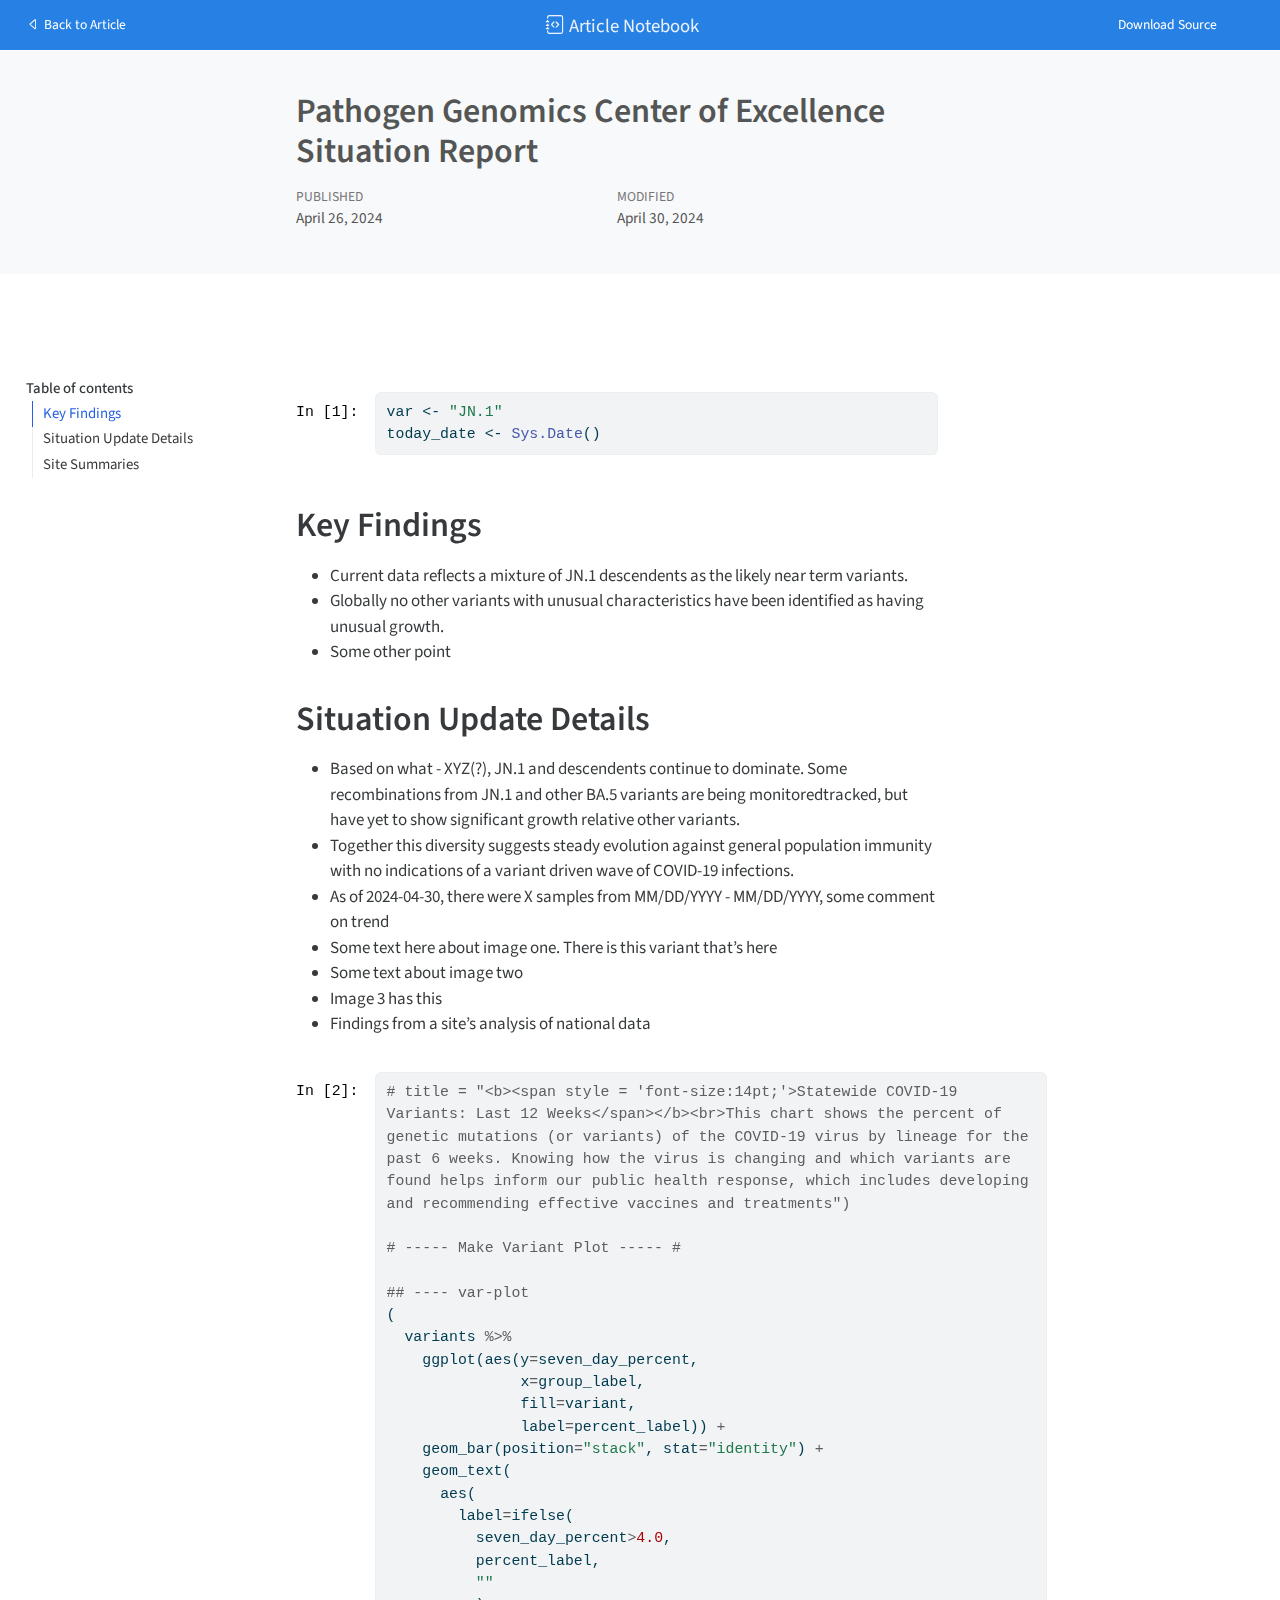
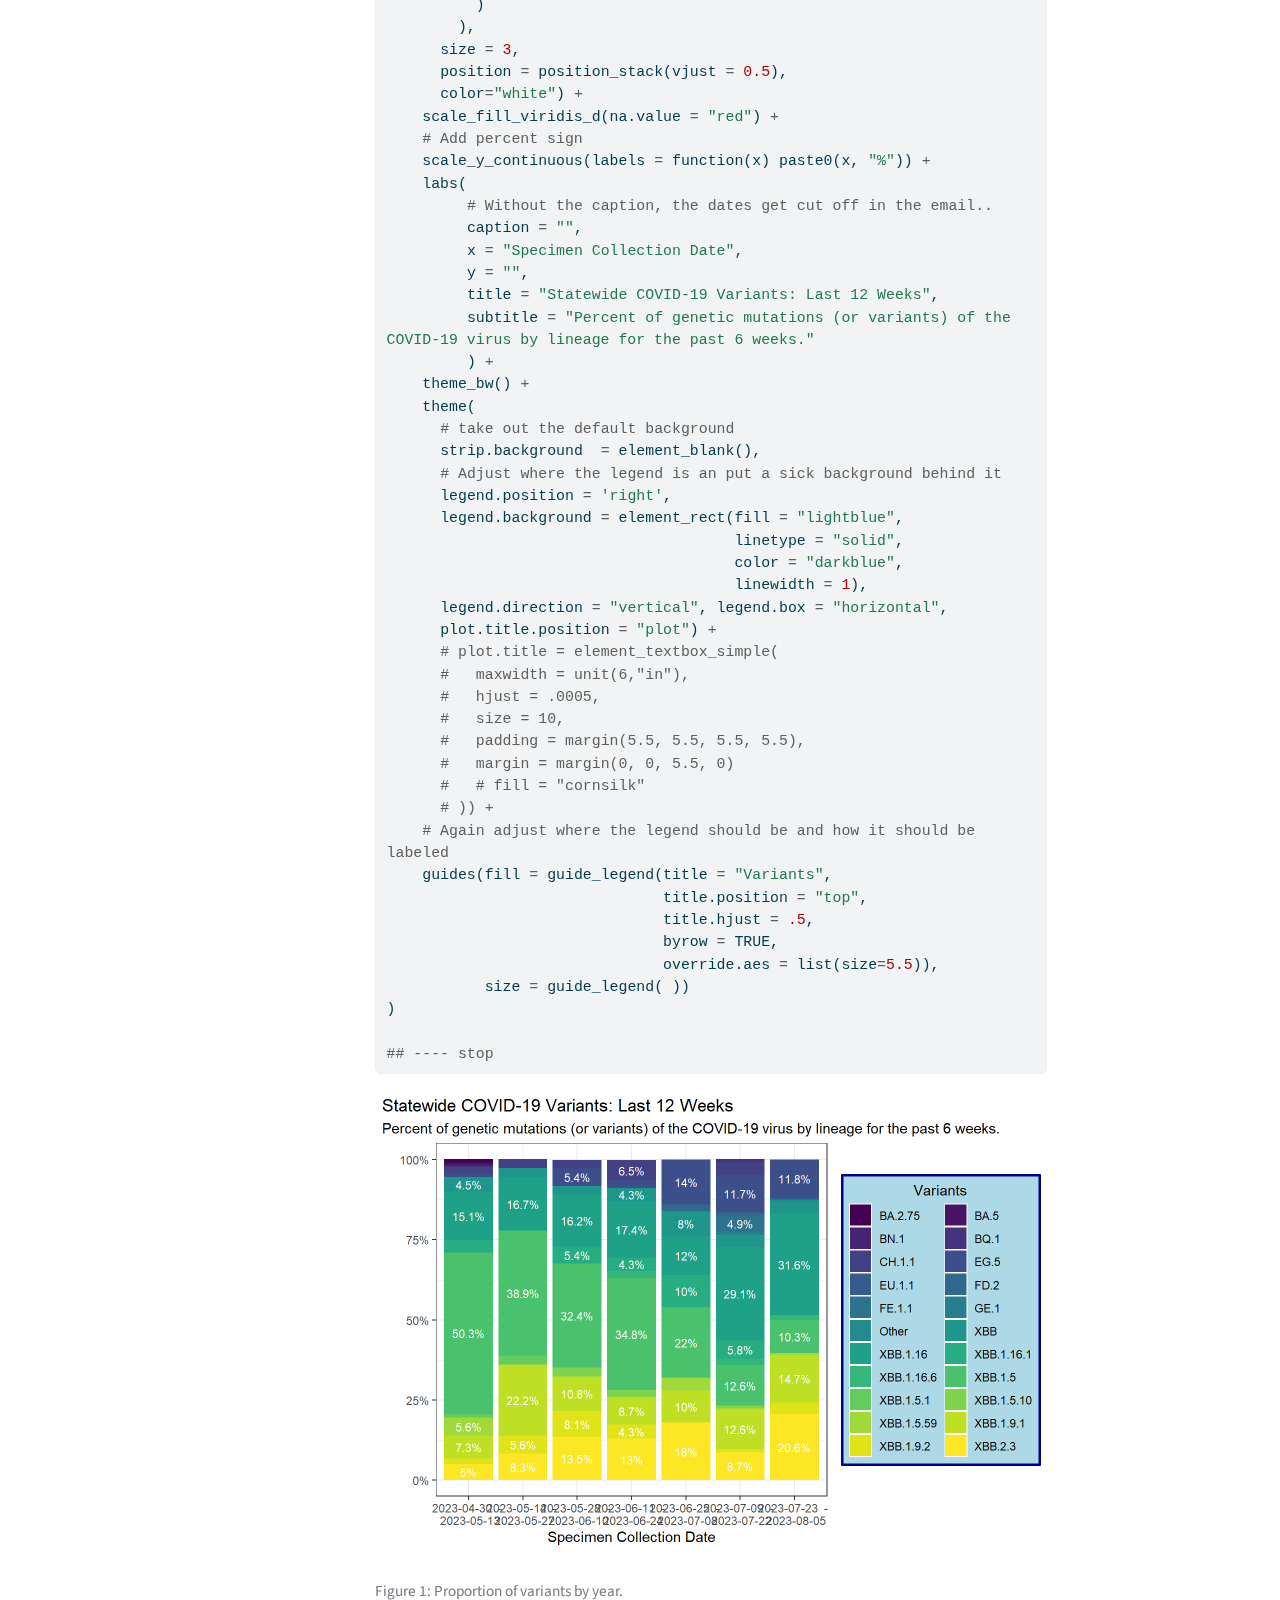
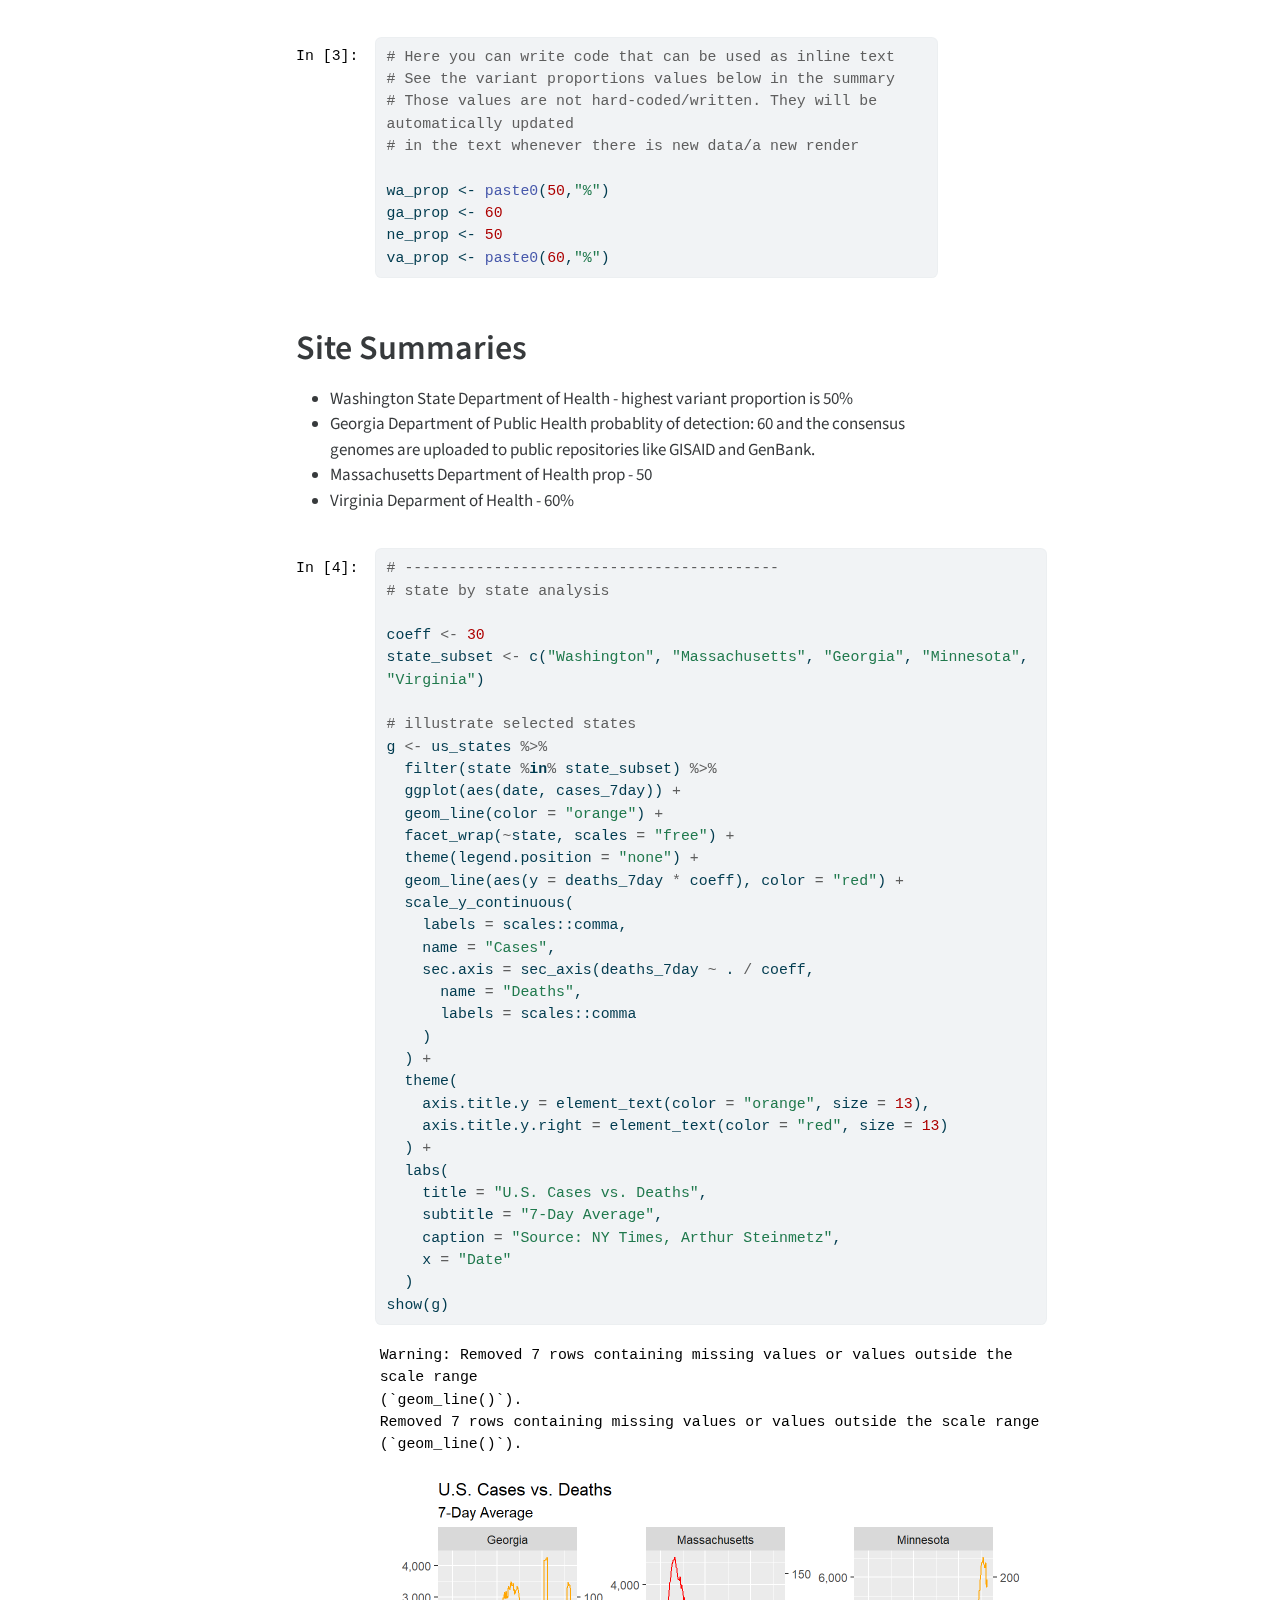
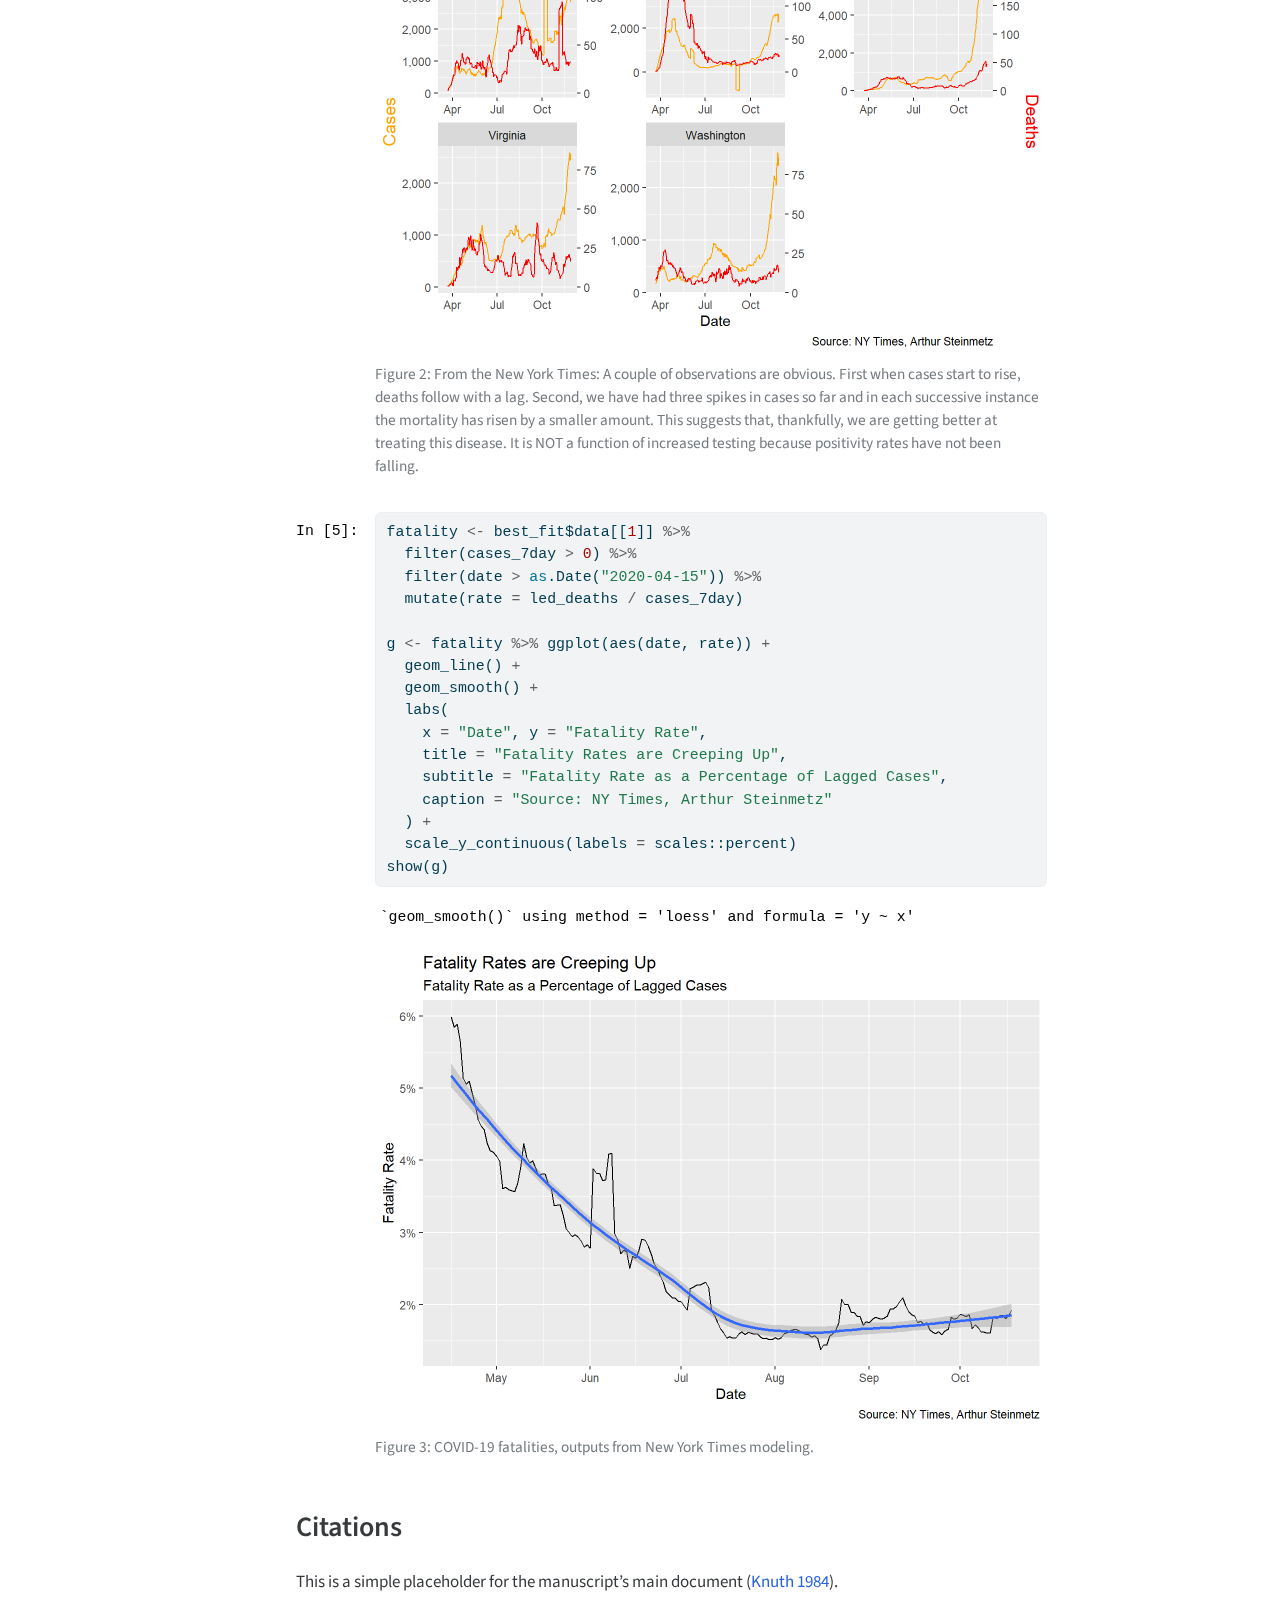
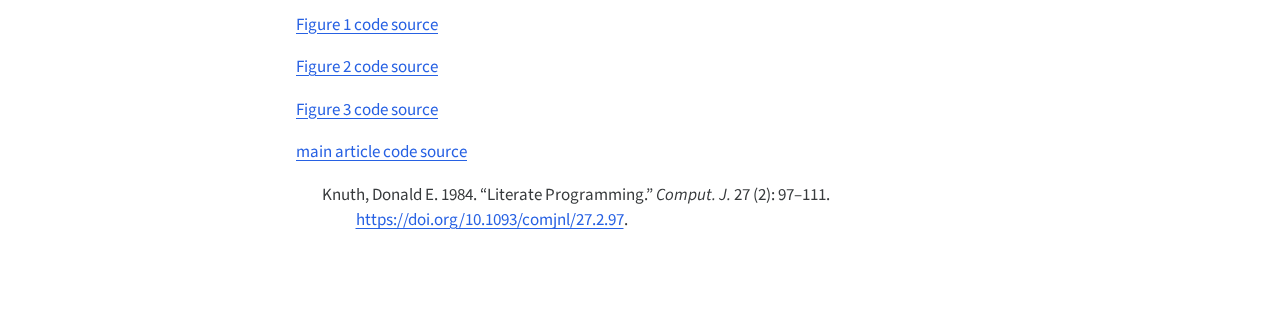
<file: docs/_manuscript/index-preview.html>
<!DOCTYPE html>
<html xmlns="http://www.w3.org/1999/xhtml" lang="en" xml:lang="en"><head>
    <meta charset="utf-8">
    <meta name="generator" content="quarto-1.5.22">

    <meta name="viewport" content="width=device-width, initial-scale=1.0, user-scalable=yes">

    <meta name="dcterms.date" content="2024-04-26">

    <title>Pathogen Genomics Center of Excellence Situation Report</title>
    <style>
      code{white-space: pre-wrap;}
      span.smallcaps{font-variant: small-caps;}
      div.columns{display: flex; gap: min(4vw, 1.5em);}
      div.column{flex: auto; overflow-x: auto;}
      div.hanging-indent{margin-left: 1.5em; text-indent: -1.5em;}
      ul.task-list{list-style: none;}
      ul.task-list li input[type="checkbox"] {
        width: 0.8em;
        margin: 0 0.8em 0.2em -1em; /* quarto-specific, see https://github.com/quarto-dev/quarto-cli/issues/4556 */ 
        vertical-align: middle;
      }
      /* CSS for syntax highlighting */
      pre > code.sourceCode { white-space: pre; position: relative; }
      pre > code.sourceCode > span { line-height: 1.25; }
      pre > code.sourceCode > span:empty { height: 1.2em; }
      .sourceCode { overflow: visible; }
      code.sourceCode > span { color: inherit; text-decoration: inherit; }
      div.sourceCode { margin: 1em 0; }
      pre.sourceCode { margin: 0; }
      @media screen {
      div.sourceCode { overflow: auto; }
      }
      @media print {
      pre > code.sourceCode { white-space: pre-wrap; }
      pre > code.sourceCode > span { text-indent: -5em; padding-left: 5em; }
      }
      pre.numberSource code
        { counter-reset: source-line 0; }
      pre.numberSource code > span
        { position: relative; left: -4em; counter-increment: source-line; }
      pre.numberSource code > span > a:first-child::before
        { content: counter(source-line);
          position: relative; left: -1em; text-align: right; vertical-align: baseline;
          border: none; display: inline-block;
          -webkit-touch-callout: none; -webkit-user-select: none;
          -khtml-user-select: none; -moz-user-select: none;
          -ms-user-select: none; user-select: none;
          padding: 0 4px; width: 4em;
        }
      pre.numberSource { margin-left: 3em;  padding-left: 4px; }
      div.sourceCode
        {   }
      @media screen {
      pre > code.sourceCode > span > a:first-child::before { text-decoration: underline; }
      }
      /* CSS for citations */
      div.csl-bib-body { }
      div.csl-entry {
        clear: both;
        margin-bottom: 0em;
      }
      .hanging-indent div.csl-entry {
        margin-left:2em;
        text-indent:-2em;
      }
      div.csl-left-margin {
        min-width:2em;
        float:left;
      }
      div.csl-right-inline {
        margin-left:2em;
        padding-left:1em;
      }
      div.csl-indent {
        margin-left: 2em;
      }    </style>

    <style>
      body.hypothesis-enabled #quarto-embed-header {
        padding-right: 36px;
      }

      #quarto-embed-header {
        height: 3em;
        width: 100%;
        display: flex;
        justify-content: space-between;
        align-items: center;
        border-bottom: solid 1px;
      }

      #quarto-embed-header h6 {
        font-size: 1.1em;
        padding-top: 0.6em;
        margin-left: 1em;
        margin-right: 1em;
        font-weight: 400;
      }

      #quarto-embed-header a.quarto-back-link,
      #quarto-embed-header a.quarto-download-embed {
        font-size: 0.8em;
        margin-top: 1em;
        margin-bottom: 1em;
        margin-left: 1em;
        margin-right: 1em;
      }

      .quarto-back-container {
        padding-left: 0.5em;
        display: flex;
      }

      .headroom {
          will-change: transform;
          transition: transform 200ms linear;
      }

      .headroom--pinned {
          transform: translateY(0%);
      }

      .headroom--unpinned {
          transform: translateY(-100%);
      }      
    </style>

    <script>
    window.document.addEventListener("DOMContentLoaded", function () {

      var header = window.document.querySelector("#quarto-embed-header");
      const titleBannerEl = window.document.querySelector("body > #title-block-header");
      if (titleBannerEl) {
        titleBannerEl.style.paddingTop = header.clientHeight + "px";
      }
      const contentEl = window.document.getElementById('quarto-content');
      for (const child of contentEl.children) {
        child.style.paddingTop = header.clientHeight + "px";
        child.style.marginTop = "1em";
      }

      // Use the article root if the `back` call doesn't work. This isn't perfect
      // but should typically work
      window.quartoBackToArticle = () => {
        var currentUrl = window.location.href;
        window.history.back();
        setTimeout(() => {
            // if location was not changed in 100 ms, then there is no history back
            if(currentUrl === window.location.href){              
                // redirect to site root
                window.location.href = "index.html";
            }
        }, 100);
      }

      const headroom = new window.Headroom(header, {
        tolerance: 5,
        onPin: function () {
        },
        onUnpin: function () {
        },
      });
      headroom.init();
    });
    </script>

    
<script src="site_libs/manuscript-notebook/headroom.min.js"></script>
<script src="site_libs/clipboard/clipboard.min.js"></script>
<script src="site_libs/quarto-html/quarto.js"></script>
<script src="site_libs/quarto-html/popper.min.js"></script>
<script src="site_libs/quarto-html/tippy.umd.min.js"></script>
<script src="site_libs/quarto-html/anchor.min.js"></script>
<link href="site_libs/quarto-html/tippy.css" rel="stylesheet">
<link href="site_libs/quarto-html/quarto-syntax-highlighting.css" rel="stylesheet" id="quarto-text-highlighting-styles">
<script src="site_libs/bootstrap/bootstrap.min.js"></script>
<link href="site_libs/bootstrap/bootstrap-icons.css" rel="stylesheet">
<link href="site_libs/bootstrap/bootstrap.min.css" rel="stylesheet" id="quarto-bootstrap" data-mode="light">
<script src="site_libs/quarto-contrib/glightbox/glightbox.min.js"></script>
<link href="site_libs/quarto-contrib/glightbox/glightbox.min.css" rel="stylesheet">
<link href="site_libs/quarto-contrib/glightbox/lightbox.css" rel="stylesheet">
     <script async="" src="https://hypothes.is/embed.js"></script>
<script>
  window.document.addEventListener("DOMContentLoaded", function (_event) {
    document.body.classList.add('hypothesis-enabled');
  });
</script>  
      <meta name="citation_title" content="Pathogen Genomics Center of Excellence Situation Report">
<meta name="citation_publication_date" content="2024-04-26">
<meta name="citation_cover_date" content="2024-04-26">
<meta name="citation_year" content="2024">
<meta name="citation_online_date" content="2024-04-26">
<meta name="citation_language" content="en">
<meta name="citation_reference" content="citation_title=Literate programming;,citation_author=Donald E. Knuth;,citation_publication_date=1984-05;,citation_cover_date=1984-05;,citation_year=1984;,citation_fulltext_html_url=https://doi.org/10.1093/comjnl/27.2.97;,citation_issue=2;,citation_doi=10.1093/comjnl/27.2.97;,citation_issn=0010-4620;,citation_volume=27;,citation_journal_title=Comput. J.;,citation_publisher=Oxford University Press, Inc.;">
</head>

  <body class="quarto-notebook">
    <div id="quarto-embed-header" class="headroom fixed-top bg-primary">
      
      <a onclick="window.quartoBackToArticle(); return false;" class="btn btn-primary quarto-back-link" href=""><i class="bi bi-caret-left"></i> Back to Article</a>
      <h6><i class="bi bi-journal-code"></i> Article Notebook</h6>

            <a href="./index.qmd" class="btn btn-primary quarto-download-embed" download="index.qmd">Download Source</a>
          </div>

     <header id="title-block-header" class="quarto-title-block default toc-left page-columns page-full">
  <div class="quarto-title-banner page-columns page-full">
    <div class="quarto-title column-body">
      <h1 class="title">Pathogen Genomics Center of Excellence Situation Report</h1>
          </div>

    
    <div class="quarto-title-meta-container">
      <div class="quarto-title-meta-column-start">
        
        <div class="quarto-title-meta">

                
                <div>
            <div class="quarto-title-meta-heading">Published</div>
            <div class="quarto-title-meta-contents">
              <p class="date">April 26, 2024</p>
            </div>
          </div>
          
                <div>
            <div class="quarto-title-meta-heading">Modified</div>
            <div class="quarto-title-meta-contents">
              <p class="date-modified">April 30, 2024</p>
            </div>
          </div>
                
              </div>
      </div>
      <div class="quarto-title-meta-column-end quarto-other-formats-target">
      </div>
    </div>



    <div class="quarto-other-links-text-target">
    </div>  </div>
</header><div id="quarto-content" class="page-columns page-rows-contents page-layout-article toc-left">
<div id="quarto-sidebar-toc-left" class="sidebar toc-left">
  <nav id="TOC" role="doc-toc" class="toc-active">
    <h2 id="toc-title">Table of contents</h2>
   
  <ul>
  <li><a href="#key-findings" id="toc-key-findings" class="nav-link active" data-scroll-target="#key-findings">Key Findings</a></li>
  <li><a href="#situation-update-details" id="toc-situation-update-details" class="nav-link" data-scroll-target="#situation-update-details">Situation Update Details</a></li>
  <li><a href="#site-summaries" id="toc-site-summaries" class="nav-link" data-scroll-target="#site-summaries">Site Summaries</a>
  <ul class="collapse">
  <li><a href="#citations" id="toc-citations" class="nav-link" data-scroll-target="#citations">Citations</a></li>
  </ul></li>
  </ul>
</nav>
</div>
<div id="quarto-margin-sidebar" class="sidebar margin-sidebar zindex-bottom">
</div>
<main class="content quarto-banner-title-block" id="quarto-document-content">      

       <div class="cell-container"><div class="cell-decorator"><pre>In [1]:</pre></div><div class="cell">
<div class="sourceCode cell-code" id="cb1"><pre class="sourceCode r code-with-copy"><code class="sourceCode r"><span id="cb1-1"><a href="#cb1-1" aria-hidden="true" tabindex="-1"></a>var <span class="ot">&lt;-</span> <span class="st">"JN.1"</span></span>
<span id="cb1-2"><a href="#cb1-2" aria-hidden="true" tabindex="-1"></a>today_date <span class="ot">&lt;-</span> <span class="fu">Sys.Date</span>()</span></code><button title="Copy to Clipboard" class="code-copy-button"><i class="bi"></i></button></pre></div>
</div></div>
<section id="key-findings" class="level1">
<h1>Key Findings</h1>
<ul>
<li>Current data reflects a mixture of JN.1 descendents as the likely near term variants.<br>
</li>
<li>Globally no other variants with unusual characteristics have been identified as having unusual growth.</li>
<li>Some other point</li>
</ul>
</section>
<section id="situation-update-details" class="level1">
<h1>Situation Update Details</h1>
<ul>
<li>Based on what - XYZ(?), JN.1 and descendents continue to dominate. Some recombinations from JN.1 and other BA.5 variants are being monitoredtracked, but have yet to show significant growth relative other variants.</li>
<li>Together this diversity suggests steady evolution against general population immunity with no indications of a variant driven wave of COVID-19 infections.</li>
<li>As of 2024-04-30, there were X samples from MM/DD/YYYY - MM/DD/YYYY, some comment on trend</li>
<li>Some text here about image one. There is this variant that’s here</li>
<li>Some text about image two</li>
<li>Image 3 has this</li>
<li>Findings from a site’s analysis of national data</li>
</ul>
<div class="quarto-embed-nb-cell" data-notebook="C:\Users\FAA3303\Projects\personal-repos\coe-test-org\sitrep-demo\docs\notebooks\nwcoe.qmd" data-notebook-title="NorthWest Genomics Center of Excellence" data-notebook-cellid="cell-fig-countprop">
<div class="cell-container"><div class="cell-decorator"><pre>In [2]:</pre></div><div id="cell-fig-countprop" class="cell">
<div class="sourceCode cell-code" id="cb2"><pre class="sourceCode python code-with-copy"><code class="sourceCode python"><span id="cb2-1"><a href="#cb2-1" aria-hidden="true" tabindex="-1"></a><span class="co"># title = "&lt;b&gt;&lt;span style = 'font-size:14pt;'&gt;Statewide COVID-19 Variants: Last 12 Weeks&lt;/span&gt;&lt;/b&gt;&lt;br&gt;This chart shows the percent of genetic mutations (or variants) of the COVID-19 virus by lineage for the past 6 weeks. Knowing how the virus is changing and which variants are found helps inform our public health response, which includes developing and recommending effective vaccines and treatments")</span></span>
<span id="cb2-2"><a href="#cb2-2" aria-hidden="true" tabindex="-1"></a></span>
<span id="cb2-3"><a href="#cb2-3" aria-hidden="true" tabindex="-1"></a><span class="co"># ----- Make Variant Plot ----- #</span></span>
<span id="cb2-4"><a href="#cb2-4" aria-hidden="true" tabindex="-1"></a></span>
<span id="cb2-5"><a href="#cb2-5" aria-hidden="true" tabindex="-1"></a><span class="co">## ---- var-plot</span></span>
<span id="cb2-6"><a href="#cb2-6" aria-hidden="true" tabindex="-1"></a>(</span>
<span id="cb2-7"><a href="#cb2-7" aria-hidden="true" tabindex="-1"></a>  variants <span class="op">%&gt;%</span></span>
<span id="cb2-8"><a href="#cb2-8" aria-hidden="true" tabindex="-1"></a>    ggplot(aes(y<span class="op">=</span>seven_day_percent,</span>
<span id="cb2-9"><a href="#cb2-9" aria-hidden="true" tabindex="-1"></a>               x<span class="op">=</span>group_label,</span>
<span id="cb2-10"><a href="#cb2-10" aria-hidden="true" tabindex="-1"></a>               fill<span class="op">=</span>variant,</span>
<span id="cb2-11"><a href="#cb2-11" aria-hidden="true" tabindex="-1"></a>               label<span class="op">=</span>percent_label)) <span class="op">+</span></span>
<span id="cb2-12"><a href="#cb2-12" aria-hidden="true" tabindex="-1"></a>    geom_bar(position<span class="op">=</span><span class="st">"stack"</span>, stat<span class="op">=</span><span class="st">"identity"</span>) <span class="op">+</span></span>
<span id="cb2-13"><a href="#cb2-13" aria-hidden="true" tabindex="-1"></a>    geom_text(</span>
<span id="cb2-14"><a href="#cb2-14" aria-hidden="true" tabindex="-1"></a>      aes(</span>
<span id="cb2-15"><a href="#cb2-15" aria-hidden="true" tabindex="-1"></a>        label<span class="op">=</span>ifelse(</span>
<span id="cb2-16"><a href="#cb2-16" aria-hidden="true" tabindex="-1"></a>          seven_day_percent<span class="op">&gt;</span><span class="fl">4.0</span>,</span>
<span id="cb2-17"><a href="#cb2-17" aria-hidden="true" tabindex="-1"></a>          percent_label,</span>
<span id="cb2-18"><a href="#cb2-18" aria-hidden="true" tabindex="-1"></a>          <span class="st">""</span></span>
<span id="cb2-19"><a href="#cb2-19" aria-hidden="true" tabindex="-1"></a>          )</span>
<span id="cb2-20"><a href="#cb2-20" aria-hidden="true" tabindex="-1"></a>        ),</span>
<span id="cb2-21"><a href="#cb2-21" aria-hidden="true" tabindex="-1"></a>      size <span class="op">=</span> <span class="dv">3</span>,</span>
<span id="cb2-22"><a href="#cb2-22" aria-hidden="true" tabindex="-1"></a>      position <span class="op">=</span> position_stack(vjust <span class="op">=</span> <span class="fl">0.5</span>),</span>
<span id="cb2-23"><a href="#cb2-23" aria-hidden="true" tabindex="-1"></a>      color<span class="op">=</span><span class="st">"white"</span>) <span class="op">+</span></span>
<span id="cb2-24"><a href="#cb2-24" aria-hidden="true" tabindex="-1"></a>    scale_fill_viridis_d(na.value <span class="op">=</span> <span class="st">"red"</span>) <span class="op">+</span></span>
<span id="cb2-25"><a href="#cb2-25" aria-hidden="true" tabindex="-1"></a>    <span class="co"># Add percent sign </span></span>
<span id="cb2-26"><a href="#cb2-26" aria-hidden="true" tabindex="-1"></a>    scale_y_continuous(labels <span class="op">=</span> function(x) paste0(x, <span class="st">"%"</span>)) <span class="op">+</span></span>
<span id="cb2-27"><a href="#cb2-27" aria-hidden="true" tabindex="-1"></a>    labs(</span>
<span id="cb2-28"><a href="#cb2-28" aria-hidden="true" tabindex="-1"></a>         <span class="co"># Without the caption, the dates get cut off in the email..</span></span>
<span id="cb2-29"><a href="#cb2-29" aria-hidden="true" tabindex="-1"></a>         caption <span class="op">=</span> <span class="st">""</span>,</span>
<span id="cb2-30"><a href="#cb2-30" aria-hidden="true" tabindex="-1"></a>         x <span class="op">=</span> <span class="st">"Specimen Collection Date"</span>,</span>
<span id="cb2-31"><a href="#cb2-31" aria-hidden="true" tabindex="-1"></a>         y <span class="op">=</span> <span class="st">""</span>,</span>
<span id="cb2-32"><a href="#cb2-32" aria-hidden="true" tabindex="-1"></a>         title <span class="op">=</span> <span class="st">"Statewide COVID-19 Variants: Last 12 Weeks"</span>,</span>
<span id="cb2-33"><a href="#cb2-33" aria-hidden="true" tabindex="-1"></a>         subtitle <span class="op">=</span> <span class="st">"Percent of genetic mutations (or variants) of the COVID-19 virus by lineage for the past 6 weeks."</span></span>
<span id="cb2-34"><a href="#cb2-34" aria-hidden="true" tabindex="-1"></a>         ) <span class="op">+</span></span>
<span id="cb2-35"><a href="#cb2-35" aria-hidden="true" tabindex="-1"></a>    theme_bw() <span class="op">+</span></span>
<span id="cb2-36"><a href="#cb2-36" aria-hidden="true" tabindex="-1"></a>    theme(</span>
<span id="cb2-37"><a href="#cb2-37" aria-hidden="true" tabindex="-1"></a>      <span class="co"># take out the default background</span></span>
<span id="cb2-38"><a href="#cb2-38" aria-hidden="true" tabindex="-1"></a>      strip.background  <span class="op">=</span> element_blank(),</span>
<span id="cb2-39"><a href="#cb2-39" aria-hidden="true" tabindex="-1"></a>      <span class="co"># Adjust where the legend is an put a sick background behind it</span></span>
<span id="cb2-40"><a href="#cb2-40" aria-hidden="true" tabindex="-1"></a>      legend.position <span class="op">=</span> <span class="st">'right'</span>,</span>
<span id="cb2-41"><a href="#cb2-41" aria-hidden="true" tabindex="-1"></a>      legend.background <span class="op">=</span> element_rect(fill <span class="op">=</span> <span class="st">"lightblue"</span>,</span>
<span id="cb2-42"><a href="#cb2-42" aria-hidden="true" tabindex="-1"></a>                                       linetype <span class="op">=</span> <span class="st">"solid"</span>,</span>
<span id="cb2-43"><a href="#cb2-43" aria-hidden="true" tabindex="-1"></a>                                       color <span class="op">=</span> <span class="st">"darkblue"</span>,</span>
<span id="cb2-44"><a href="#cb2-44" aria-hidden="true" tabindex="-1"></a>                                       linewidth <span class="op">=</span> <span class="dv">1</span>),</span>
<span id="cb2-45"><a href="#cb2-45" aria-hidden="true" tabindex="-1"></a>      legend.direction <span class="op">=</span> <span class="st">"vertical"</span>, legend.box <span class="op">=</span> <span class="st">"horizontal"</span>,</span>
<span id="cb2-46"><a href="#cb2-46" aria-hidden="true" tabindex="-1"></a>      plot.title.position <span class="op">=</span> <span class="st">"plot"</span>) <span class="op">+</span></span>
<span id="cb2-47"><a href="#cb2-47" aria-hidden="true" tabindex="-1"></a>      <span class="co"># plot.title = element_textbox_simple(</span></span>
<span id="cb2-48"><a href="#cb2-48" aria-hidden="true" tabindex="-1"></a>      <span class="co">#   maxwidth = unit(6,"in"),</span></span>
<span id="cb2-49"><a href="#cb2-49" aria-hidden="true" tabindex="-1"></a>      <span class="co">#   hjust = .0005,</span></span>
<span id="cb2-50"><a href="#cb2-50" aria-hidden="true" tabindex="-1"></a>      <span class="co">#   size = 10,</span></span>
<span id="cb2-51"><a href="#cb2-51" aria-hidden="true" tabindex="-1"></a>      <span class="co">#   padding = margin(5.5, 5.5, 5.5, 5.5),</span></span>
<span id="cb2-52"><a href="#cb2-52" aria-hidden="true" tabindex="-1"></a>      <span class="co">#   margin = margin(0, 0, 5.5, 0)</span></span>
<span id="cb2-53"><a href="#cb2-53" aria-hidden="true" tabindex="-1"></a>      <span class="co">#   # fill = "cornsilk"</span></span>
<span id="cb2-54"><a href="#cb2-54" aria-hidden="true" tabindex="-1"></a>      <span class="co"># )) +</span></span>
<span id="cb2-55"><a href="#cb2-55" aria-hidden="true" tabindex="-1"></a>    <span class="co"># Again adjust where the legend should be and how it should be labeled</span></span>
<span id="cb2-56"><a href="#cb2-56" aria-hidden="true" tabindex="-1"></a>    guides(fill <span class="op">=</span> guide_legend(title <span class="op">=</span> <span class="st">"Variants"</span>, </span>
<span id="cb2-57"><a href="#cb2-57" aria-hidden="true" tabindex="-1"></a>                               title.position <span class="op">=</span> <span class="st">"top"</span>,</span>
<span id="cb2-58"><a href="#cb2-58" aria-hidden="true" tabindex="-1"></a>                               title.hjust <span class="op">=</span> <span class="fl">.5</span>,</span>
<span id="cb2-59"><a href="#cb2-59" aria-hidden="true" tabindex="-1"></a>                               byrow <span class="op">=</span> TRUE,</span>
<span id="cb2-60"><a href="#cb2-60" aria-hidden="true" tabindex="-1"></a>                               override.aes <span class="op">=</span> <span class="bu">list</span>(size<span class="op">=</span><span class="fl">5.5</span>)),</span>
<span id="cb2-61"><a href="#cb2-61" aria-hidden="true" tabindex="-1"></a>           size <span class="op">=</span> guide_legend( )) </span>
<span id="cb2-62"><a href="#cb2-62" aria-hidden="true" tabindex="-1"></a>)</span>
<span id="cb2-63"><a href="#cb2-63" aria-hidden="true" tabindex="-1"></a></span>
<span id="cb2-64"><a href="#cb2-64" aria-hidden="true" tabindex="-1"></a><span class="co">## ---- stop</span></span></code><button title="Copy to Clipboard" class="code-copy-button"><i class="bi"></i></button></pre></div>
<div class="cell-output cell-output-display">
<div id="fig-countprop" class="quarto-figure quarto-figure-center quarto-float anchored">
<figure class="quarto-float quarto-float-fig figure">
<div aria-describedby="fig-countprop-caption-0ceaefa1-69ba-4598-a22c-09a6ac19f8ca" class="">
<a href="index_files/figure-html/notebooks-nwcoe-fig-countprop-output-1.png" class="lightbox" data-gallery="quarto-lightbox-gallery-1" title="Figure&nbsp;1: Proportion of variants by year."><img src="index_files/figure-html/notebooks-nwcoe-fig-countprop-output-1.png" width="672" height="480" class="figure-img"></a>
</div>
<figcaption class="quarto-float-caption-bottom quarto-float-caption quarto-float-fig" id="fig-countprop-caption-0ceaefa1-69ba-4598-a22c-09a6ac19f8ca">
Figure&nbsp;1: Proportion of variants by year.
</figcaption>
</figure>
</div>
</div>
</div></div>
</div>
<div class="cell-container"><div class="cell-decorator"><pre>In [3]:</pre></div><div class="cell">
<div class="sourceCode cell-code" id="cb3"><pre class="sourceCode r code-with-copy"><code class="sourceCode r"><span id="cb3-1"><a href="#cb3-1" aria-hidden="true" tabindex="-1"></a><span class="co"># Here you can write code that can be used as inline text</span></span>
<span id="cb3-2"><a href="#cb3-2" aria-hidden="true" tabindex="-1"></a><span class="co"># See the variant proportions values below in the summary</span></span>
<span id="cb3-3"><a href="#cb3-3" aria-hidden="true" tabindex="-1"></a><span class="co"># Those values are not hard-coded/written. They will be automatically updated </span></span>
<span id="cb3-4"><a href="#cb3-4" aria-hidden="true" tabindex="-1"></a><span class="co"># in the text whenever there is new data/a new render</span></span>
<span id="cb3-5"><a href="#cb3-5" aria-hidden="true" tabindex="-1"></a></span>
<span id="cb3-6"><a href="#cb3-6" aria-hidden="true" tabindex="-1"></a>wa_prop <span class="ot">&lt;-</span> <span class="fu">paste0</span>(<span class="dv">50</span>,<span class="st">"%"</span>)</span>
<span id="cb3-7"><a href="#cb3-7" aria-hidden="true" tabindex="-1"></a>ga_prop <span class="ot">&lt;-</span> <span class="dv">60</span></span>
<span id="cb3-8"><a href="#cb3-8" aria-hidden="true" tabindex="-1"></a>ne_prop <span class="ot">&lt;-</span> <span class="dv">50</span></span>
<span id="cb3-9"><a href="#cb3-9" aria-hidden="true" tabindex="-1"></a>va_prop <span class="ot">&lt;-</span> <span class="fu">paste0</span>(<span class="dv">60</span>,<span class="st">"%"</span>)</span></code><button title="Copy to Clipboard" class="code-copy-button"><i class="bi"></i></button></pre></div>
</div></div>
</section>
<section id="site-summaries" class="level1">
<h1>Site Summaries</h1>
<ul>
<li>Washington State Department of Health - highest variant proportion is 50%</li>
<li>Georgia Department of Public Health probablity of detection: 60 and the consensus genomes are uploaded to public repositories like GISAID and GenBank.</li>
<li>Massachusetts Department of Health prop - 50</li>
<li>Virginia Deparment of Health - 60%</li>
</ul>
<div class="quarto-embed-nb-cell" data-notebook="C:\Users\FAA3303\Projects\personal-repos\coe-test-org\sitrep-demo\docs\notebooks\necoe.qmd" data-notebook-title="New England Genomics Center of Excellence" data-notebook-cellid="cell-fig-state-analysis">
<div class="cell-container"><div class="cell-decorator"><pre>In [4]:</pre></div><div id="cell-fig-state-analysis" class="cell" data-message="false">
<div class="sourceCode cell-code" id="cb4"><pre class="sourceCode python code-with-copy"><code class="sourceCode python"><span id="cb4-1"><a href="#cb4-1" aria-hidden="true" tabindex="-1"></a><span class="co"># ------------------------------------------</span></span>
<span id="cb4-2"><a href="#cb4-2" aria-hidden="true" tabindex="-1"></a><span class="co"># state by state analysis</span></span>
<span id="cb4-3"><a href="#cb4-3" aria-hidden="true" tabindex="-1"></a></span>
<span id="cb4-4"><a href="#cb4-4" aria-hidden="true" tabindex="-1"></a>coeff <span class="op">&lt;-</span> <span class="dv">30</span></span>
<span id="cb4-5"><a href="#cb4-5" aria-hidden="true" tabindex="-1"></a>state_subset <span class="op">&lt;-</span> c(<span class="st">"Washington"</span>, <span class="st">"Massachusetts"</span>, <span class="st">"Georgia"</span>, <span class="st">"Minnesota"</span>, <span class="st">"Virginia"</span>)</span>
<span id="cb4-6"><a href="#cb4-6" aria-hidden="true" tabindex="-1"></a></span>
<span id="cb4-7"><a href="#cb4-7" aria-hidden="true" tabindex="-1"></a><span class="co"># illustrate selected states</span></span>
<span id="cb4-8"><a href="#cb4-8" aria-hidden="true" tabindex="-1"></a>g <span class="op">&lt;-</span> us_states <span class="op">%&gt;%</span></span>
<span id="cb4-9"><a href="#cb4-9" aria-hidden="true" tabindex="-1"></a>  <span class="bu">filter</span>(state <span class="op">%</span><span class="kw">in</span><span class="op">%</span> state_subset) <span class="op">%&gt;%</span></span>
<span id="cb4-10"><a href="#cb4-10" aria-hidden="true" tabindex="-1"></a>  ggplot(aes(date, cases_7day)) <span class="op">+</span></span>
<span id="cb4-11"><a href="#cb4-11" aria-hidden="true" tabindex="-1"></a>  geom_line(color <span class="op">=</span> <span class="st">"orange"</span>) <span class="op">+</span></span>
<span id="cb4-12"><a href="#cb4-12" aria-hidden="true" tabindex="-1"></a>  facet_wrap(<span class="op">~</span>state, scales <span class="op">=</span> <span class="st">"free"</span>) <span class="op">+</span></span>
<span id="cb4-13"><a href="#cb4-13" aria-hidden="true" tabindex="-1"></a>  theme(legend.position <span class="op">=</span> <span class="st">"none"</span>) <span class="op">+</span></span>
<span id="cb4-14"><a href="#cb4-14" aria-hidden="true" tabindex="-1"></a>  geom_line(aes(y <span class="op">=</span> deaths_7day <span class="op">*</span> coeff), color <span class="op">=</span> <span class="st">"red"</span>) <span class="op">+</span></span>
<span id="cb4-15"><a href="#cb4-15" aria-hidden="true" tabindex="-1"></a>  scale_y_continuous(</span>
<span id="cb4-16"><a href="#cb4-16" aria-hidden="true" tabindex="-1"></a>    labels <span class="op">=</span> scales::comma,</span>
<span id="cb4-17"><a href="#cb4-17" aria-hidden="true" tabindex="-1"></a>    name <span class="op">=</span> <span class="st">"Cases"</span>,</span>
<span id="cb4-18"><a href="#cb4-18" aria-hidden="true" tabindex="-1"></a>    sec.axis <span class="op">=</span> sec_axis(deaths_7day <span class="op">~</span> . <span class="op">/</span> coeff,</span>
<span id="cb4-19"><a href="#cb4-19" aria-hidden="true" tabindex="-1"></a>      name <span class="op">=</span> <span class="st">"Deaths"</span>,</span>
<span id="cb4-20"><a href="#cb4-20" aria-hidden="true" tabindex="-1"></a>      labels <span class="op">=</span> scales::comma</span>
<span id="cb4-21"><a href="#cb4-21" aria-hidden="true" tabindex="-1"></a>    )</span>
<span id="cb4-22"><a href="#cb4-22" aria-hidden="true" tabindex="-1"></a>  ) <span class="op">+</span></span>
<span id="cb4-23"><a href="#cb4-23" aria-hidden="true" tabindex="-1"></a>  theme(</span>
<span id="cb4-24"><a href="#cb4-24" aria-hidden="true" tabindex="-1"></a>    axis.title.y <span class="op">=</span> element_text(color <span class="op">=</span> <span class="st">"orange"</span>, size <span class="op">=</span> <span class="dv">13</span>),</span>
<span id="cb4-25"><a href="#cb4-25" aria-hidden="true" tabindex="-1"></a>    axis.title.y.right <span class="op">=</span> element_text(color <span class="op">=</span> <span class="st">"red"</span>, size <span class="op">=</span> <span class="dv">13</span>)</span>
<span id="cb4-26"><a href="#cb4-26" aria-hidden="true" tabindex="-1"></a>  ) <span class="op">+</span></span>
<span id="cb4-27"><a href="#cb4-27" aria-hidden="true" tabindex="-1"></a>  labs(</span>
<span id="cb4-28"><a href="#cb4-28" aria-hidden="true" tabindex="-1"></a>    title <span class="op">=</span> <span class="st">"U.S. Cases vs. Deaths"</span>,</span>
<span id="cb4-29"><a href="#cb4-29" aria-hidden="true" tabindex="-1"></a>    subtitle <span class="op">=</span> <span class="st">"7-Day Average"</span>,</span>
<span id="cb4-30"><a href="#cb4-30" aria-hidden="true" tabindex="-1"></a>    caption <span class="op">=</span> <span class="st">"Source: NY Times, Arthur Steinmetz"</span>,</span>
<span id="cb4-31"><a href="#cb4-31" aria-hidden="true" tabindex="-1"></a>    x <span class="op">=</span> <span class="st">"Date"</span></span>
<span id="cb4-32"><a href="#cb4-32" aria-hidden="true" tabindex="-1"></a>  )</span>
<span id="cb4-33"><a href="#cb4-33" aria-hidden="true" tabindex="-1"></a>show(g)</span></code><button title="Copy to Clipboard" class="code-copy-button"><i class="bi"></i></button></pre></div>
<div class="cell-output cell-output-stderr">
<pre><code>Warning: Removed 7 rows containing missing values or values outside the scale range
(`geom_line()`).
Removed 7 rows containing missing values or values outside the scale range
(`geom_line()`).</code></pre>
</div>
<div class="cell-output cell-output-display">
<div id="fig-state-analysis" class="quarto-figure quarto-figure-center quarto-float anchored">
<figure class="quarto-float quarto-float-fig figure">
<div aria-describedby="fig-state-analysis-caption-0ceaefa1-69ba-4598-a22c-09a6ac19f8ca" class="">
<a href="index_files/figure-html/notebooks-necoe-fig-state-analysis-output-2.png" class="lightbox" data-gallery="quarto-lightbox-gallery-2" title="Figure&nbsp;2: From the New York Times: A couple of observations are obvious. First when cases start to rise, deaths follow with a lag. Second, we have had three spikes in cases so far and in each successive instance the mortality has risen by a smaller amount. This suggests that, thankfully, we are getting better at treating this disease. It is NOT a function of increased testing because positivity rates have not been falling."><img src="index_files/figure-html/notebooks-necoe-fig-state-analysis-output-2.png" width="672" height="480" class="figure-img"></a>
</div>
<figcaption class="quarto-float-caption-bottom quarto-float-caption quarto-float-fig" id="fig-state-analysis-caption-0ceaefa1-69ba-4598-a22c-09a6ac19f8ca">
Figure&nbsp;2: From the New York Times: A couple of observations are obvious. First when cases start to rise, deaths follow with a lag. Second, we have had three spikes in cases so far and in each successive instance the mortality has risen by a smaller amount. This suggests that, thankfully, we are getting better at treating this disease. It is NOT a function of increased testing because positivity rates have not been falling.
</figcaption>
</figure>
</div>
</div>
</div></div>
</div>
<div class="quarto-embed-nb-cell" data-notebook="C:\Users\FAA3303\Projects\personal-repos\coe-test-org\sitrep-demo\docs\notebooks\vacoe.qmd" data-notebook-title="Virginia Genomics Center of Excellence" data-notebook-cellid="cell-fig-fatality-plot">
<div class="cell-container"><div class="cell-decorator"><pre>In [5]:</pre></div><div id="cell-fig-fatality-plot" class="cell" data-message="false">
<div class="sourceCode cell-code" id="cb6"><pre class="sourceCode python code-with-copy"><code class="sourceCode python"><span id="cb6-1"><a href="#cb6-1" aria-hidden="true" tabindex="-1"></a>fatality <span class="op">&lt;-</span> best_fit$data[[<span class="dv">1</span>]] <span class="op">%&gt;%</span></span>
<span id="cb6-2"><a href="#cb6-2" aria-hidden="true" tabindex="-1"></a>  <span class="bu">filter</span>(cases_7day <span class="op">&gt;</span> <span class="dv">0</span>) <span class="op">%&gt;%</span></span>
<span id="cb6-3"><a href="#cb6-3" aria-hidden="true" tabindex="-1"></a>  <span class="bu">filter</span>(date <span class="op">&gt;</span> <span class="im">as</span>.Date(<span class="st">"2020-04-15"</span>)) <span class="op">%&gt;%</span></span>
<span id="cb6-4"><a href="#cb6-4" aria-hidden="true" tabindex="-1"></a>  mutate(rate <span class="op">=</span> led_deaths <span class="op">/</span> cases_7day)</span>
<span id="cb6-5"><a href="#cb6-5" aria-hidden="true" tabindex="-1"></a></span>
<span id="cb6-6"><a href="#cb6-6" aria-hidden="true" tabindex="-1"></a>g <span class="op">&lt;-</span> fatality <span class="op">%&gt;%</span> ggplot(aes(date, rate)) <span class="op">+</span></span>
<span id="cb6-7"><a href="#cb6-7" aria-hidden="true" tabindex="-1"></a>  geom_line() <span class="op">+</span></span>
<span id="cb6-8"><a href="#cb6-8" aria-hidden="true" tabindex="-1"></a>  geom_smooth() <span class="op">+</span></span>
<span id="cb6-9"><a href="#cb6-9" aria-hidden="true" tabindex="-1"></a>  labs(</span>
<span id="cb6-10"><a href="#cb6-10" aria-hidden="true" tabindex="-1"></a>    x <span class="op">=</span> <span class="st">"Date"</span>, y <span class="op">=</span> <span class="st">"Fatality Rate"</span>,</span>
<span id="cb6-11"><a href="#cb6-11" aria-hidden="true" tabindex="-1"></a>    title <span class="op">=</span> <span class="st">"Fatality Rates are Creeping Up"</span>,</span>
<span id="cb6-12"><a href="#cb6-12" aria-hidden="true" tabindex="-1"></a>    subtitle <span class="op">=</span> <span class="st">"Fatality Rate as a Percentage of Lagged Cases"</span>,</span>
<span id="cb6-13"><a href="#cb6-13" aria-hidden="true" tabindex="-1"></a>    caption <span class="op">=</span> <span class="st">"Source: NY Times, Arthur Steinmetz"</span></span>
<span id="cb6-14"><a href="#cb6-14" aria-hidden="true" tabindex="-1"></a>  ) <span class="op">+</span></span>
<span id="cb6-15"><a href="#cb6-15" aria-hidden="true" tabindex="-1"></a>  scale_y_continuous(labels <span class="op">=</span> scales::percent)</span>
<span id="cb6-16"><a href="#cb6-16" aria-hidden="true" tabindex="-1"></a>show(g)</span></code><button title="Copy to Clipboard" class="code-copy-button"><i class="bi"></i></button></pre></div>
<div class="cell-output cell-output-stderr">
<pre><code>`geom_smooth()` using method = 'loess' and formula = 'y ~ x'</code></pre>
</div>
<div class="cell-output cell-output-display">
<div id="fig-fatality-plot" class="quarto-figure quarto-figure-center quarto-float anchored">
<figure class="quarto-float quarto-float-fig figure">
<div aria-describedby="fig-fatality-plot-caption-0ceaefa1-69ba-4598-a22c-09a6ac19f8ca" class="">
<a href="index_files/figure-html/notebooks-vacoe-fig-fatality-plot-output-2.png" class="lightbox" data-gallery="quarto-lightbox-gallery-3" title="Figure&nbsp;3: COVID-19 fatalities, outputs from New York Times modeling."><img src="index_files/figure-html/notebooks-vacoe-fig-fatality-plot-output-2.png" width="672" height="480" class="figure-img"></a>
</div>
<figcaption class="quarto-float-caption-bottom quarto-float-caption quarto-float-fig" id="fig-fatality-plot-caption-0ceaefa1-69ba-4598-a22c-09a6ac19f8ca">
Figure&nbsp;3: COVID-19 fatalities, outputs from New York Times modeling.
</figcaption>
</figure>
</div>
</div>
</div></div>
</div>
<section id="citations" class="level2">
<h2 class="anchored" data-anchor-id="citations">Citations</h2>
<p>This is a simple placeholder for the manuscript’s main document <span class="citation" data-cites="knuth84">(<a href="#ref-knuth84" role="doc-biblioref">Knuth 1984</a>)</span>.</p>
<p><a href="https://coe-test-org.github.io/sitrep-demo/notebooks/nwcoe-preview.html#cell-fig-countprop"><span class="quarto-xref">Figure&nbsp;1</span> code source</a></p>
<p><a href="https://coe-test-org.github.io/sitrep-demo/notebooks/necoe-preview.html#cell-fig-state-analysis"><span class="quarto-xref">Figure&nbsp;2</span> code source</a></p>
<p><a href="https://coe-test-org.github.io/sitrep-demo/notebooks/vacoe-preview.html#cell-fig-fatality-plot"><span class="quarto-xref">Figure&nbsp;3</span> code source</a></p>
<p><a href="https://coe-test-org.github.io/sitrep-demo/index-preview.html">main article code source</a></p>
<div id="refs" class="references csl-bib-body hanging-indent" data-entry-spacing="0" role="list">
<div id="ref-knuth84" class="csl-entry" role="listitem">
Knuth, Donald E. 1984. <span>“Literate Programming.”</span> <em>Comput. J.</em> 27 (2): 97–111. <a href="https://doi.org/10.1093/comjnl/27.2.97">https://doi.org/10.1093/comjnl/27.2.97</a>.
</div>
</div>
</section>
</section>
     </main>
<!-- /main column -->  <script id="quarto-html-after-body" type="application/javascript">
window.document.addEventListener("DOMContentLoaded", function (event) {
  const toggleBodyColorMode = (bsSheetEl) => {
    const mode = bsSheetEl.getAttribute("data-mode");
    const bodyEl = window.document.querySelector("body");
    if (mode === "dark") {
      bodyEl.classList.add("quarto-dark");
      bodyEl.classList.remove("quarto-light");
    } else {
      bodyEl.classList.add("quarto-light");
      bodyEl.classList.remove("quarto-dark");
    }
  }
  const toggleBodyColorPrimary = () => {
    const bsSheetEl = window.document.querySelector("link#quarto-bootstrap");
    if (bsSheetEl) {
      toggleBodyColorMode(bsSheetEl);
    }
  }
  toggleBodyColorPrimary();  
  const icon = "";
  const anchorJS = new window.AnchorJS();
  anchorJS.options = {
    placement: 'right',
    icon: icon
  };
  anchorJS.add('.anchored');
  const isCodeAnnotation = (el) => {
    for (const clz of el.classList) {
      if (clz.startsWith('code-annotation-')) {                     
        return true;
      }
    }
    return false;
  }
  const clipboard = new window.ClipboardJS('.code-copy-button', {
    text: function(trigger) {
      const codeEl = trigger.previousElementSibling.cloneNode(true);
      for (const childEl of codeEl.children) {
        if (isCodeAnnotation(childEl)) {
          childEl.remove();
        }
      }
      return codeEl.innerText;
    }
  });
  clipboard.on('success', function(e) {
    // button target
    const button = e.trigger;
    // don't keep focus
    button.blur();
    // flash "checked"
    button.classList.add('code-copy-button-checked');
    var currentTitle = button.getAttribute("title");
    button.setAttribute("title", "Copied!");
    let tooltip;
    if (window.bootstrap) {
      button.setAttribute("data-bs-toggle", "tooltip");
      button.setAttribute("data-bs-placement", "left");
      button.setAttribute("data-bs-title", "Copied!");
      tooltip = new bootstrap.Tooltip(button, 
        { trigger: "manual", 
          customClass: "code-copy-button-tooltip",
          offset: [0, -8]});
      tooltip.show();    
    }
    setTimeout(function() {
      if (tooltip) {
        tooltip.hide();
        button.removeAttribute("data-bs-title");
        button.removeAttribute("data-bs-toggle");
        button.removeAttribute("data-bs-placement");
      }
      button.setAttribute("title", currentTitle);
      button.classList.remove('code-copy-button-checked');
    }, 1000);
    // clear code selection
    e.clearSelection();
  });
    var localhostRegex = new RegExp(/^(?:http|https):\/\/localhost\:?[0-9]*\//);
    var mailtoRegex = new RegExp(/^mailto:/);
      var filterRegex = new RegExp('/' + window.location.host + '/');
    var isInternal = (href) => {
        return filterRegex.test(href) || localhostRegex.test(href) || mailtoRegex.test(href);
    }
    // Inspect non-navigation links and adorn them if external
 	var links = window.document.querySelectorAll('a[href]:not(.nav-link):not(.navbar-brand):not(.toc-action):not(.sidebar-link):not(.sidebar-item-toggle):not(.pagination-link):not(.no-external):not([aria-hidden]):not(.dropdown-item):not(.quarto-navigation-tool)');
    for (var i=0; i<links.length; i++) {
      const link = links[i];
      if (!isInternal(link.href)) {
        // undo the damage that might have been done by quarto-nav.js in the case of
        // links that we want to consider external
        if (link.dataset.originalHref !== undefined) {
          link.href = link.dataset.originalHref;
        }
      }
    }
  function tippyHover(el, contentFn, onTriggerFn, onUntriggerFn) {
    const config = {
      allowHTML: true,
      maxWidth: 500,
      delay: 100,
      arrow: false,
      appendTo: function(el) {
          return el.parentElement;
      },
      interactive: true,
      interactiveBorder: 10,
      theme: 'quarto',
      placement: 'bottom-start',
    };
    if (contentFn) {
      config.content = contentFn;
    }
    if (onTriggerFn) {
      config.onTrigger = onTriggerFn;
    }
    if (onUntriggerFn) {
      config.onUntrigger = onUntriggerFn;
    }
    window.tippy(el, config); 
  }
  const noterefs = window.document.querySelectorAll('a[role="doc-noteref"]');
  for (var i=0; i<noterefs.length; i++) {
    const ref = noterefs[i];
    tippyHover(ref, function() {
      // use id or data attribute instead here
      let href = ref.getAttribute('data-footnote-href') || ref.getAttribute('href');
      try { href = new URL(href).hash; } catch {}
      const id = href.replace(/^#\/?/, "");
      const note = window.document.getElementById(id);
      if (note) {
        return note.innerHTML;
      } else {
        return "";
      }
    });
  }
  const xrefs = window.document.querySelectorAll('a.quarto-xref');
  const processXRef = (id, note) => {
    // Strip column container classes
    const stripColumnClz = (el) => {
      el.classList.remove("page-full", "page-columns");
      if (el.children) {
        for (const child of el.children) {
          stripColumnClz(child);
        }
      }
    }
    stripColumnClz(note)
    if (id === null || id.startsWith('sec-')) {
      // Special case sections, only their first couple elements
      const container = document.createElement("div");
      if (note.children && note.children.length > 2) {
        container.appendChild(note.children[0].cloneNode(true));
        for (let i = 1; i < note.children.length; i++) {
          const child = note.children[i];
          if (child.tagName === "P" && child.innerText === "") {
            continue;
          } else {
            container.appendChild(child.cloneNode(true));
            break;
          }
        }
        if (window.Quarto?.typesetMath) {
          window.Quarto.typesetMath(container);
        }
        return container.innerHTML
      } else {
        if (window.Quarto?.typesetMath) {
          window.Quarto.typesetMath(note);
        }
        return note.innerHTML;
      }
    } else {
      // Remove any anchor links if they are present
      const anchorLink = note.querySelector('a.anchorjs-link');
      if (anchorLink) {
        anchorLink.remove();
      }
      if (window.Quarto?.typesetMath) {
        window.Quarto.typesetMath(note);
      }
      // TODO in 1.5, we should make sure this works without a callout special case
      if (note.classList.contains("callout")) {
        return note.outerHTML;
      } else {
        return note.innerHTML;
      }
    }
  }
  for (var i=0; i<xrefs.length; i++) {
    const xref = xrefs[i];
    tippyHover(xref, undefined, function(instance) {
      instance.disable();
      let url = xref.getAttribute('href');
      let hash = undefined; 
      if (url.startsWith('#')) {
        hash = url;
      } else {
        try { hash = new URL(url).hash; } catch {}
      }
      if (hash) {
        const id = hash.replace(/^#\/?/, "");
        const note = window.document.getElementById(id);
        if (note !== null) {
          try {
            const html = processXRef(id, note.cloneNode(true));
            instance.setContent(html);
          } finally {
            instance.enable();
            instance.show();
          }
        } else {
          // See if we can fetch this
          fetch(url.split('#')[0])
          .then(res => res.text())
          .then(html => {
            const parser = new DOMParser();
            const htmlDoc = parser.parseFromString(html, "text/html");
            const note = htmlDoc.getElementById(id);
            if (note !== null) {
              const html = processXRef(id, note);
              instance.setContent(html);
            } 
          }).finally(() => {
            instance.enable();
            instance.show();
          });
        }
      } else {
        // See if we can fetch a full url (with no hash to target)
        // This is a special case and we should probably do some content thinning / targeting
        fetch(url)
        .then(res => res.text())
        .then(html => {
          const parser = new DOMParser();
          const htmlDoc = parser.parseFromString(html, "text/html");
          const note = htmlDoc.querySelector('main.content');
          if (note !== null) {
            // This should only happen for chapter cross references
            // (since there is no id in the URL)
            // remove the first header
            if (note.children.length > 0 && note.children[0].tagName === "HEADER") {
              note.children[0].remove();
            }
            const html = processXRef(null, note);
            instance.setContent(html);
          } 
        }).finally(() => {
          instance.enable();
          instance.show();
        });
      }
    }, function(instance) {
    });
  }
      let selectedAnnoteEl;
      const selectorForAnnotation = ( cell, annotation) => {
        let cellAttr = 'data-code-cell="' + cell + '"';
        let lineAttr = 'data-code-annotation="' +  annotation + '"';
        const selector = 'span[' + cellAttr + '][' + lineAttr + ']';
        return selector;
      }
      const selectCodeLines = (annoteEl) => {
        const doc = window.document;
        const targetCell = annoteEl.getAttribute("data-target-cell");
        const targetAnnotation = annoteEl.getAttribute("data-target-annotation");
        const annoteSpan = window.document.querySelector(selectorForAnnotation(targetCell, targetAnnotation));
        const lines = annoteSpan.getAttribute("data-code-lines").split(",");
        const lineIds = lines.map((line) => {
          return targetCell + "-" + line;
        })
        let top = null;
        let height = null;
        let parent = null;
        if (lineIds.length > 0) {
            //compute the position of the single el (top and bottom and make a div)
            const el = window.document.getElementById(lineIds[0]);
            top = el.offsetTop;
            height = el.offsetHeight;
            parent = el.parentElement.parentElement;
          if (lineIds.length > 1) {
            const lastEl = window.document.getElementById(lineIds[lineIds.length - 1]);
            const bottom = lastEl.offsetTop + lastEl.offsetHeight;
            height = bottom - top;
          }
          if (top !== null && height !== null && parent !== null) {
            // cook up a div (if necessary) and position it 
            let div = window.document.getElementById("code-annotation-line-highlight");
            if (div === null) {
              div = window.document.createElement("div");
              div.setAttribute("id", "code-annotation-line-highlight");
              div.style.position = 'absolute';
              parent.appendChild(div);
            }
            div.style.top = top - 2 + "px";
            div.style.height = height + 4 + "px";
            div.style.left = 0;
            let gutterDiv = window.document.getElementById("code-annotation-line-highlight-gutter");
            if (gutterDiv === null) {
              gutterDiv = window.document.createElement("div");
              gutterDiv.setAttribute("id", "code-annotation-line-highlight-gutter");
              gutterDiv.style.position = 'absolute';
              const codeCell = window.document.getElementById(targetCell);
              const gutter = codeCell.querySelector('.code-annotation-gutter');
              gutter.appendChild(gutterDiv);
            }
            gutterDiv.style.top = top - 2 + "px";
            gutterDiv.style.height = height + 4 + "px";
          }
          selectedAnnoteEl = annoteEl;
        }
      };
      const unselectCodeLines = () => {
        const elementsIds = ["code-annotation-line-highlight", "code-annotation-line-highlight-gutter"];
        elementsIds.forEach((elId) => {
          const div = window.document.getElementById(elId);
          if (div) {
            div.remove();
          }
        });
        selectedAnnoteEl = undefined;
      };
        // Handle positioning of the toggle
    window.addEventListener(
      "resize",
      throttle(() => {
        elRect = undefined;
        if (selectedAnnoteEl) {
          selectCodeLines(selectedAnnoteEl);
        }
      }, 10)
    );
    function throttle(fn, ms) {
    let throttle = false;
    let timer;
      return (...args) => {
        if(!throttle) { // first call gets through
            fn.apply(this, args);
            throttle = true;
        } else { // all the others get throttled
            if(timer) clearTimeout(timer); // cancel #2
            timer = setTimeout(() => {
              fn.apply(this, args);
              timer = throttle = false;
            }, ms);
        }
      };
    }
      // Attach click handler to the DT
      const annoteDls = window.document.querySelectorAll('dt[data-target-cell]');
      for (const annoteDlNode of annoteDls) {
        annoteDlNode.addEventListener('click', (event) => {
          const clickedEl = event.target;
          if (clickedEl !== selectedAnnoteEl) {
            unselectCodeLines();
            const activeEl = window.document.querySelector('dt[data-target-cell].code-annotation-active');
            if (activeEl) {
              activeEl.classList.remove('code-annotation-active');
            }
            selectCodeLines(clickedEl);
            clickedEl.classList.add('code-annotation-active');
          } else {
            // Unselect the line
            unselectCodeLines();
            clickedEl.classList.remove('code-annotation-active');
          }
        });
      }
  const findCites = (el) => {
    const parentEl = el.parentElement;
    if (parentEl) {
      const cites = parentEl.dataset.cites;
      if (cites) {
        return {
          el,
          cites: cites.split(' ')
        };
      } else {
        return findCites(el.parentElement)
      }
    } else {
      return undefined;
    }
  };
  var bibliorefs = window.document.querySelectorAll('a[role="doc-biblioref"]');
  for (var i=0; i<bibliorefs.length; i++) {
    const ref = bibliorefs[i];
    const citeInfo = findCites(ref);
    if (citeInfo) {
      tippyHover(citeInfo.el, function() {
        var popup = window.document.createElement('div');
        citeInfo.cites.forEach(function(cite) {
          var citeDiv = window.document.createElement('div');
          citeDiv.classList.add('hanging-indent');
          citeDiv.classList.add('csl-entry');
          var biblioDiv = window.document.getElementById('ref-' + cite);
          if (biblioDiv) {
            citeDiv.innerHTML = biblioDiv.innerHTML;
          }
          popup.appendChild(citeDiv);
        });
        return popup.innerHTML;
      });
    }
  }
});
</script>  </div> <!-- /content -->  <script>var lightboxQuarto = GLightbox({"loop":false,"descPosition":"bottom","openEffect":"zoom","closeEffect":"zoom","selector":".lightbox"});
window.onload = () => {
  lightboxQuarto.on('slide_before_load', (data) => {
    const { slideIndex, slideNode, slideConfig, player, trigger } = data;
    const href = trigger.getAttribute('href');
    if (href !== null) {
      const imgEl = window.document.querySelector(`a[href="${href}"] img`);
      if (imgEl !== null) {
        const srcAttr = imgEl.getAttribute("src");
        if (srcAttr && srcAttr.startsWith("data:")) {
          slideConfig.href = srcAttr;
        }
      }
    } 
  });

  lightboxQuarto.on('slide_after_load', (data) => {
    const { slideIndex, slideNode, slideConfig, player, trigger } = data;
    if (window.Quarto?.typesetMath) {
      window.Quarto.typesetMath(slideNode);
    }
  });

};
          </script> 
  
</body></html>
</file>
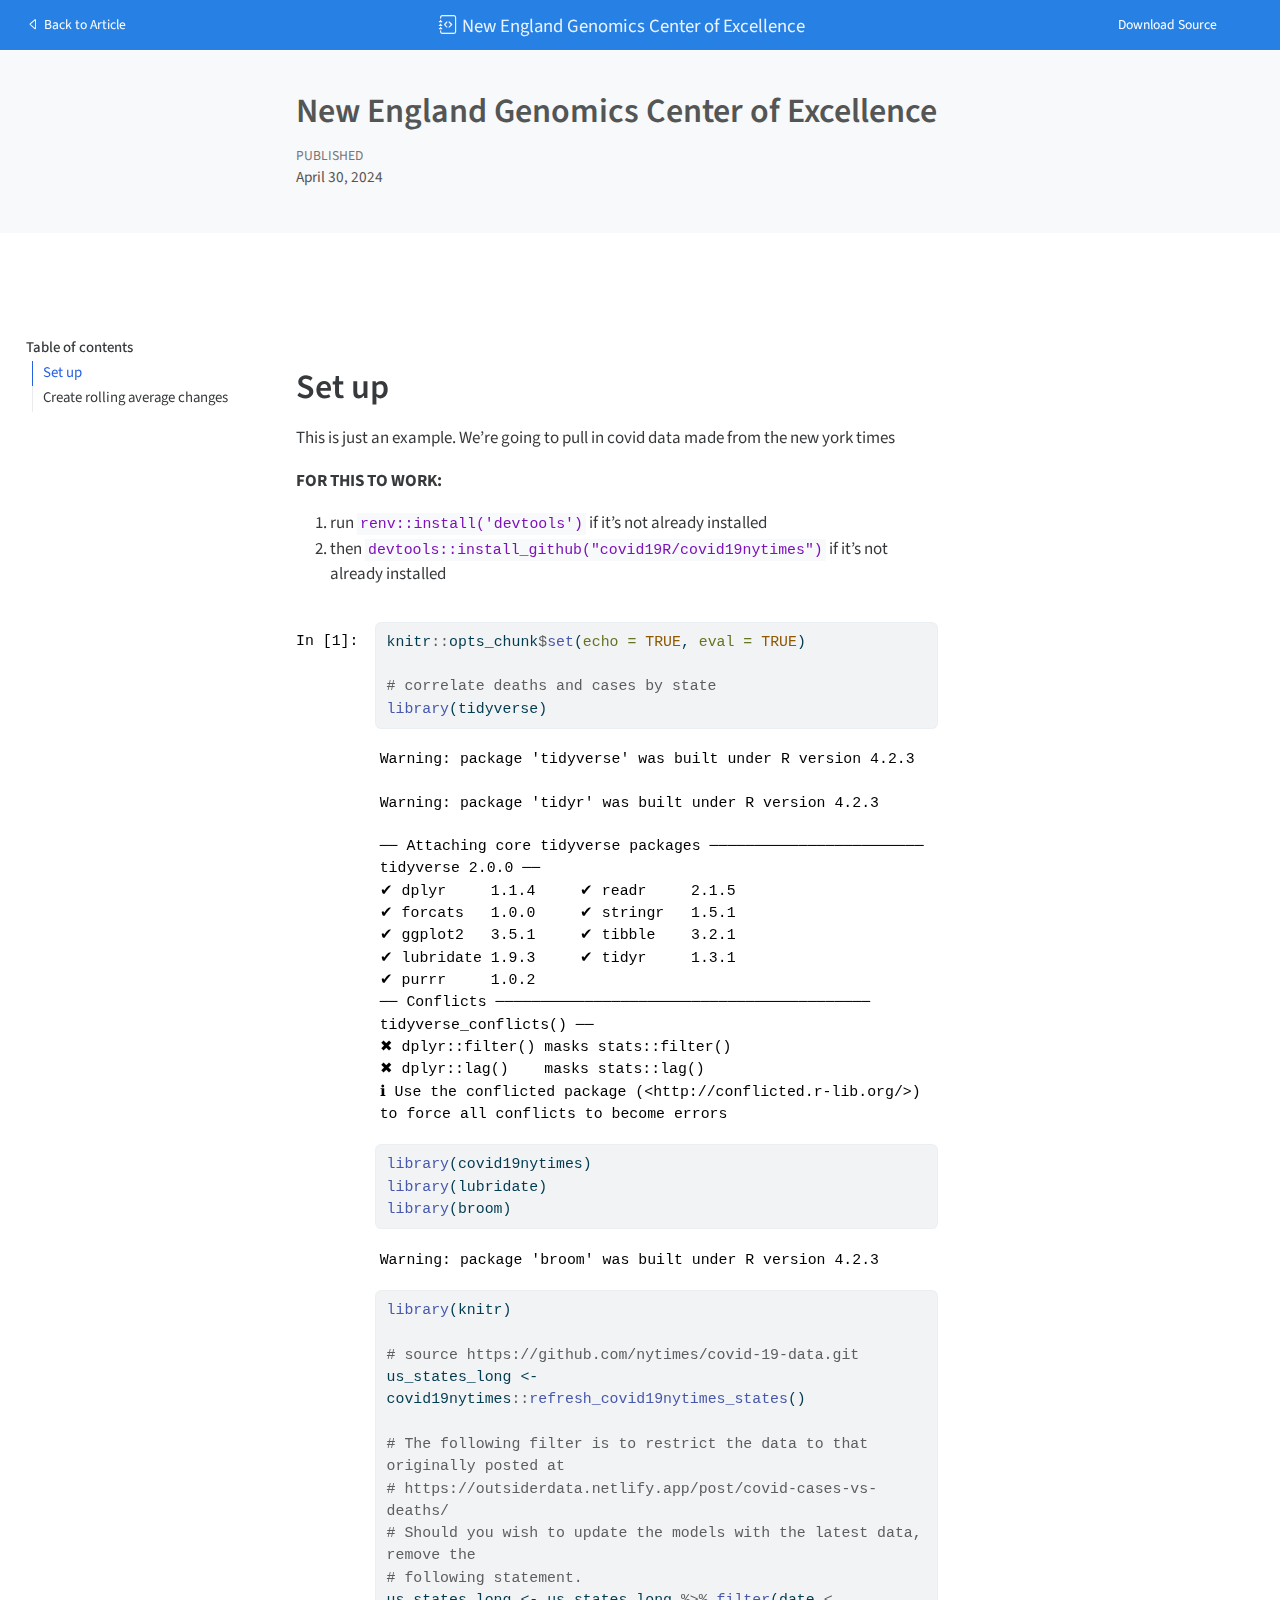
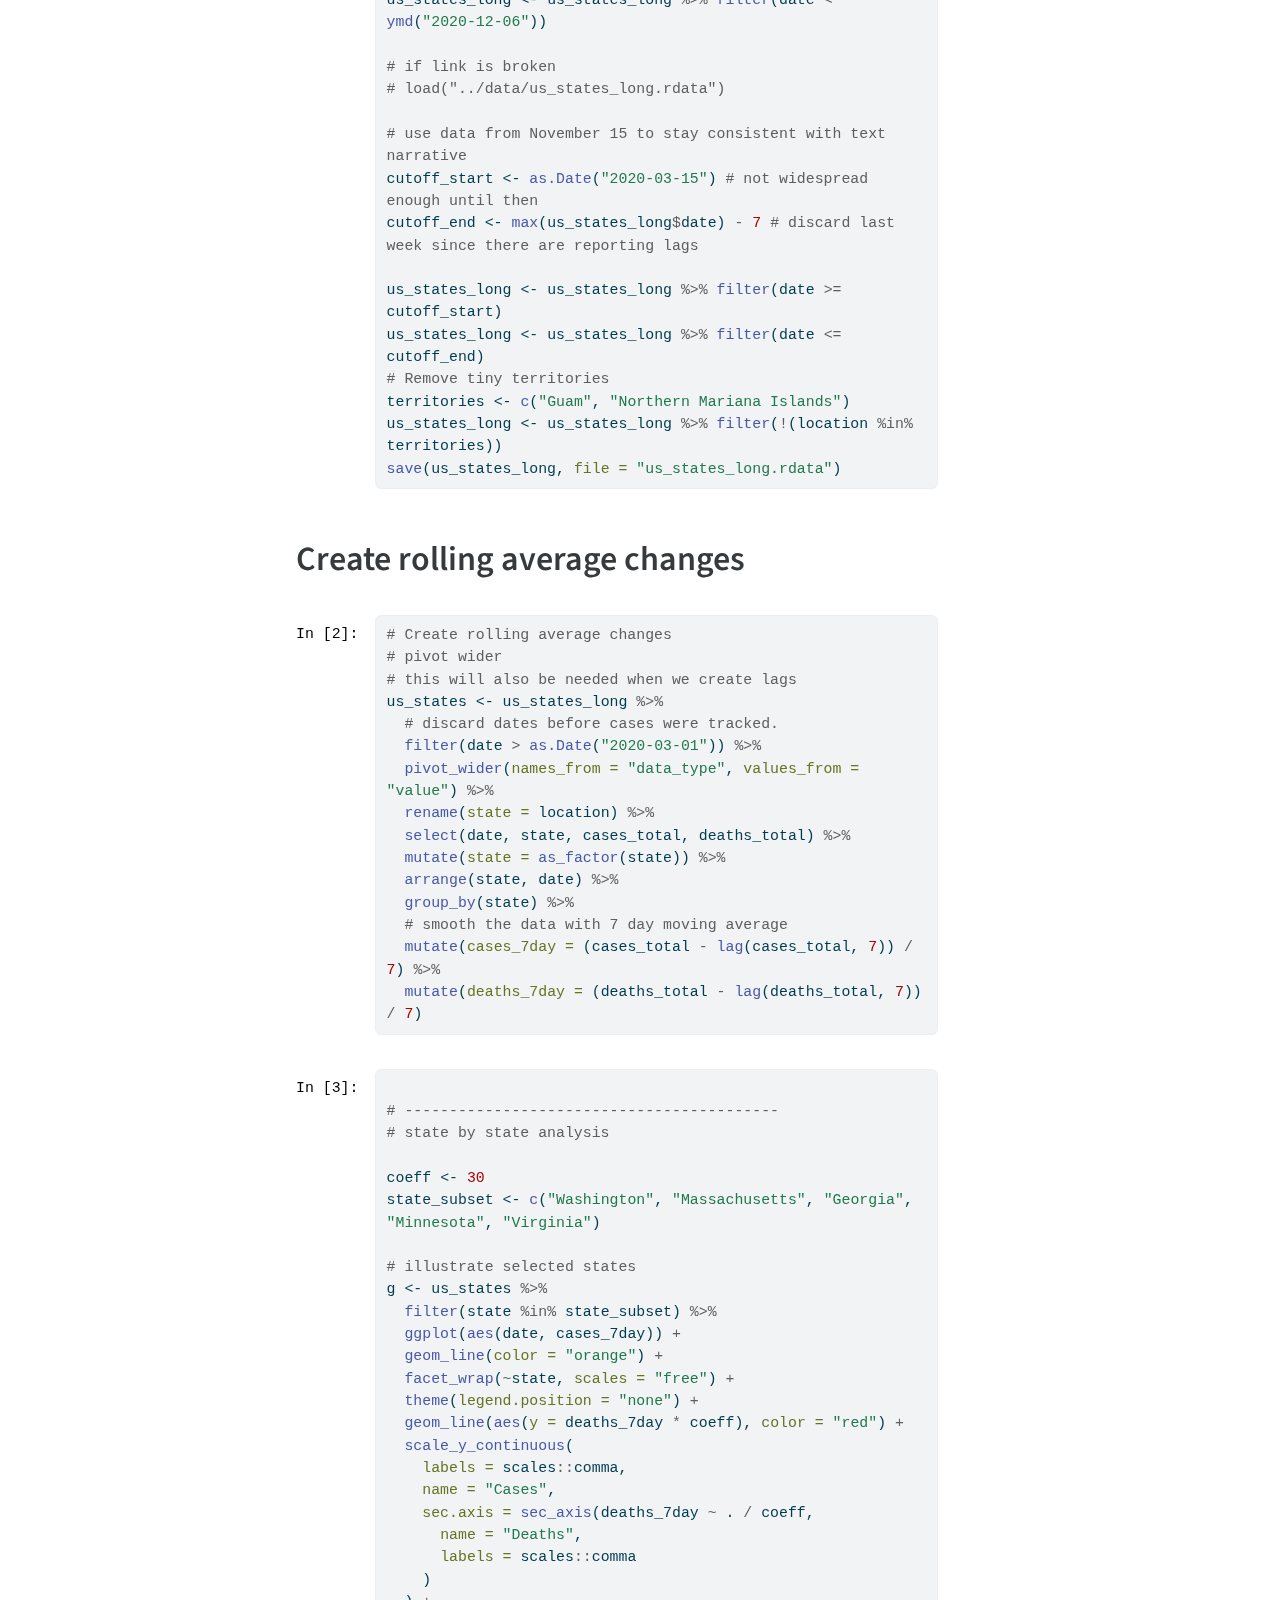
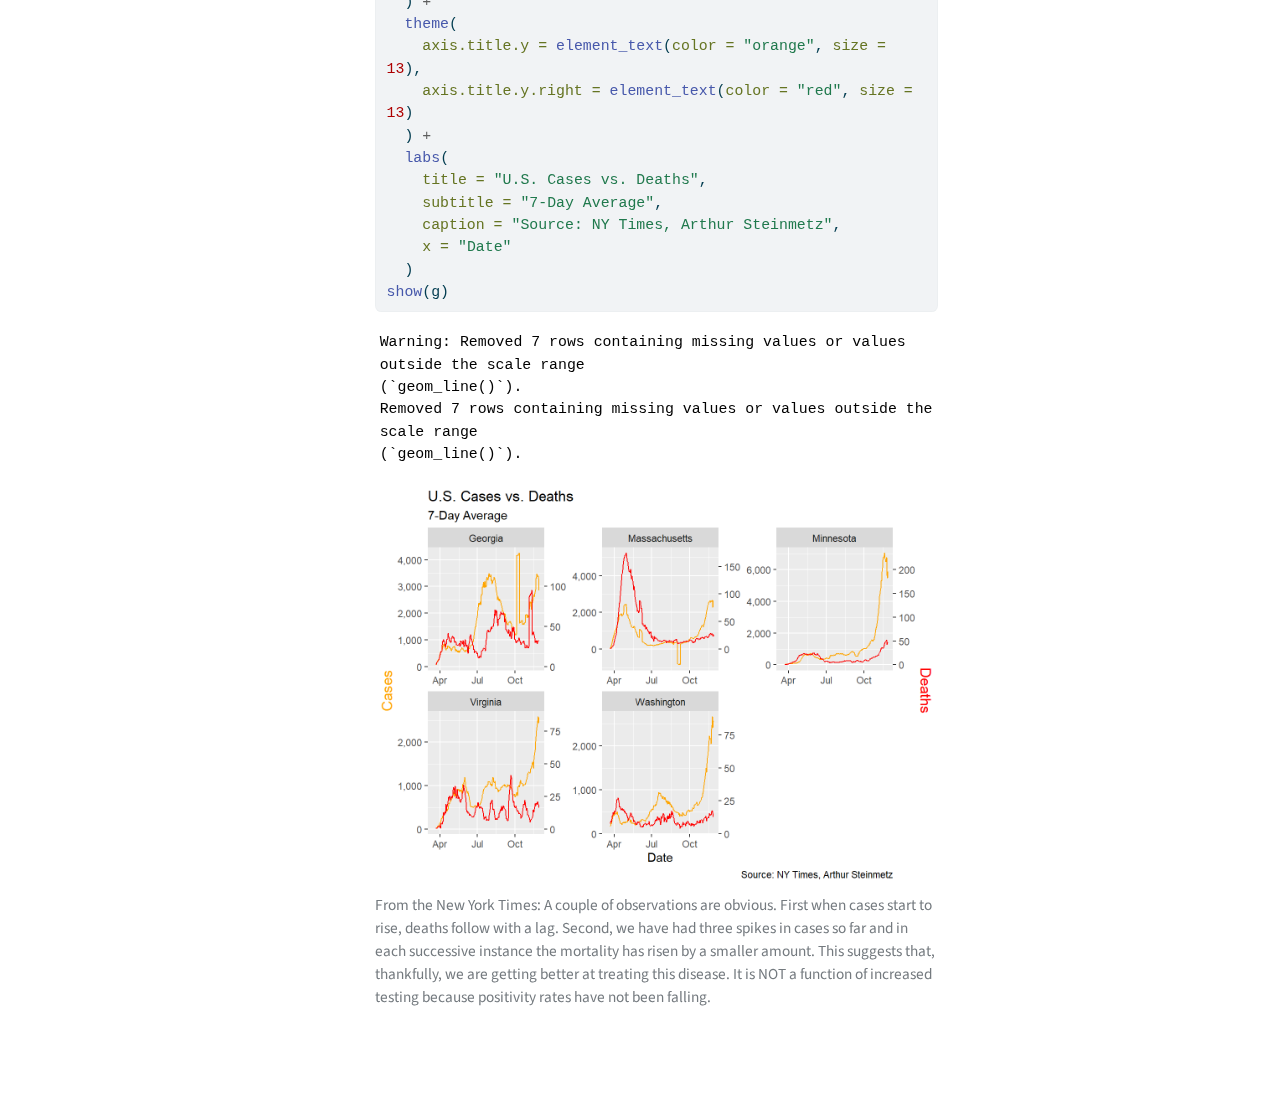
<file: docs/_manuscript/notebooks/necoe-preview.html>
<!DOCTYPE html>
<html xmlns="http://www.w3.org/1999/xhtml" lang="en" xml:lang="en"><head>
    <meta charset="utf-8">
    <meta name="generator" content="quarto-1.5.22">

    <meta name="viewport" content="width=device-width, initial-scale=1.0, user-scalable=yes">

    <meta name="dcterms.date" content="2024-04-30">

    <title>New England Genomics Center of Excellence</title>
    <style>
      code{white-space: pre-wrap;}
      span.smallcaps{font-variant: small-caps;}
      div.columns{display: flex; gap: min(4vw, 1.5em);}
      div.column{flex: auto; overflow-x: auto;}
      div.hanging-indent{margin-left: 1.5em; text-indent: -1.5em;}
      ul.task-list{list-style: none;}
      ul.task-list li input[type="checkbox"] {
        width: 0.8em;
        margin: 0 0.8em 0.2em -1em; /* quarto-specific, see https://github.com/quarto-dev/quarto-cli/issues/4556 */ 
        vertical-align: middle;
      }
      /* CSS for syntax highlighting */
      pre > code.sourceCode { white-space: pre; position: relative; }
      pre > code.sourceCode > span { line-height: 1.25; }
      pre > code.sourceCode > span:empty { height: 1.2em; }
      .sourceCode { overflow: visible; }
      code.sourceCode > span { color: inherit; text-decoration: inherit; }
      div.sourceCode { margin: 1em 0; }
      pre.sourceCode { margin: 0; }
      @media screen {
      div.sourceCode { overflow: auto; }
      }
      @media print {
      pre > code.sourceCode { white-space: pre-wrap; }
      pre > code.sourceCode > span { text-indent: -5em; padding-left: 5em; }
      }
      pre.numberSource code
        { counter-reset: source-line 0; }
      pre.numberSource code > span
        { position: relative; left: -4em; counter-increment: source-line; }
      pre.numberSource code > span > a:first-child::before
        { content: counter(source-line);
          position: relative; left: -1em; text-align: right; vertical-align: baseline;
          border: none; display: inline-block;
          -webkit-touch-callout: none; -webkit-user-select: none;
          -khtml-user-select: none; -moz-user-select: none;
          -ms-user-select: none; user-select: none;
          padding: 0 4px; width: 4em;
        }
      pre.numberSource { margin-left: 3em;  padding-left: 4px; }
      div.sourceCode
        {   }
      @media screen {
      pre > code.sourceCode > span > a:first-child::before { text-decoration: underline; }
      }
    </style>

    <style>
      body.hypothesis-enabled #quarto-embed-header {
        padding-right: 36px;
      }

      #quarto-embed-header {
        height: 3em;
        width: 100%;
        display: flex;
        justify-content: space-between;
        align-items: center;
        border-bottom: solid 1px;
      }

      #quarto-embed-header h6 {
        font-size: 1.1em;
        padding-top: 0.6em;
        margin-left: 1em;
        margin-right: 1em;
        font-weight: 400;
      }

      #quarto-embed-header a.quarto-back-link,
      #quarto-embed-header a.quarto-download-embed {
        font-size: 0.8em;
        margin-top: 1em;
        margin-bottom: 1em;
        margin-left: 1em;
        margin-right: 1em;
      }

      .quarto-back-container {
        padding-left: 0.5em;
        display: flex;
      }

      .headroom {
          will-change: transform;
          transition: transform 200ms linear;
      }

      .headroom--pinned {
          transform: translateY(0%);
      }

      .headroom--unpinned {
          transform: translateY(-100%);
      }      
    </style>

    <script>
    window.document.addEventListener("DOMContentLoaded", function () {

      var header = window.document.querySelector("#quarto-embed-header");
      const titleBannerEl = window.document.querySelector("body > #title-block-header");
      if (titleBannerEl) {
        titleBannerEl.style.paddingTop = header.clientHeight + "px";
      }
      const contentEl = window.document.getElementById('quarto-content');
      for (const child of contentEl.children) {
        child.style.paddingTop = header.clientHeight + "px";
        child.style.marginTop = "1em";
      }

      // Use the article root if the `back` call doesn't work. This isn't perfect
      // but should typically work
      window.quartoBackToArticle = () => {
        var currentUrl = window.location.href;
        window.history.back();
        setTimeout(() => {
            // if location was not changed in 100 ms, then there is no history back
            if(currentUrl === window.location.href){              
                // redirect to site root
                window.location.href = "...html";
            }
        }, 100);
      }

      const headroom = new window.Headroom(header, {
        tolerance: 5,
        onPin: function () {
        },
        onUnpin: function () {
        },
      });
      headroom.init();
    });
    </script>

    
<script src="../site_libs/manuscript-notebook/headroom.min.js"></script>
<script src="../site_libs/clipboard/clipboard.min.js"></script>
<script src="../site_libs/quarto-html/quarto.js"></script>
<script src="../site_libs/quarto-html/popper.min.js"></script>
<script src="../site_libs/quarto-html/tippy.umd.min.js"></script>
<script src="../site_libs/quarto-html/anchor.min.js"></script>
<link href="../site_libs/quarto-html/tippy.css" rel="stylesheet">
<link href="../site_libs/quarto-html/quarto-syntax-highlighting.css" rel="stylesheet" id="quarto-text-highlighting-styles">
<script src="../site_libs/bootstrap/bootstrap.min.js"></script>
<link href="../site_libs/bootstrap/bootstrap-icons.css" rel="stylesheet">
<link href="../site_libs/bootstrap/bootstrap.min.css" rel="stylesheet" id="quarto-bootstrap" data-mode="light">
<script src="../site_libs/quarto-contrib/glightbox/glightbox.min.js"></script>
<link href="../site_libs/quarto-contrib/glightbox/glightbox.min.css" rel="stylesheet">
<link href="../site_libs/quarto-contrib/glightbox/lightbox.css" rel="stylesheet">
     <script async="" src="https://hypothes.is/embed.js"></script>
<script>
  window.document.addEventListener("DOMContentLoaded", function (_event) {
    document.body.classList.add('hypothesis-enabled');
  });
</script>  
      </head>

  <body class="quarto-notebook">
    <div id="quarto-embed-header" class="headroom fixed-top bg-primary">
      
      <a onclick="window.quartoBackToArticle(); return false;" class="btn btn-primary quarto-back-link" href=""><i class="bi bi-caret-left"></i> Back to Article</a>
      <h6><i class="bi bi-journal-code"></i> New England Genomics Center of Excellence</h6>

            <a href="../notebooks/necoe.qmd" class="btn btn-primary quarto-download-embed" download="necoe.qmd">Download Source</a>
          </div>

     <header id="title-block-header" class="quarto-title-block default toc-left page-columns page-full">
  <div class="quarto-title-banner page-columns page-full">
    <div class="quarto-title column-body">
      <h1 class="title">New England Genomics Center of Excellence</h1>
          </div>

    
    <div class="quarto-title-meta-container">
      <div class="quarto-title-meta-column-start">
        
        <div class="quarto-title-meta">

                
                <div>
            <div class="quarto-title-meta-heading">Published</div>
            <div class="quarto-title-meta-contents">
              <p class="date">April 30, 2024</p>
            </div>
          </div>
          
                
              </div>
      </div>
      <div class="quarto-title-meta-column-end quarto-other-formats-target">
      </div>
    </div>



    <div class="quarto-other-links-text-target">
    </div>  </div>
</header><div id="quarto-content" class="page-columns page-rows-contents page-layout-article toc-left">
<div id="quarto-sidebar-toc-left" class="sidebar toc-left">
  <nav id="TOC" role="doc-toc" class="toc-active">
    <h2 id="toc-title">Table of contents</h2>
   
  <ul>
  <li><a href="#set-up" id="toc-set-up" class="nav-link active" data-scroll-target="#set-up">Set up</a></li>
  <li><a href="#create-rolling-average-changes" id="toc-create-rolling-average-changes" class="nav-link" data-scroll-target="#create-rolling-average-changes">Create rolling average changes</a></li>
  </ul>
</nav>
</div>
<div id="quarto-margin-sidebar" class="sidebar margin-sidebar zindex-bottom">
</div>
<main class="content quarto-banner-title-block" id="quarto-document-content">      

       <section id="set-up" class="level1">
<h1>Set up</h1>
<p>This is just an example. We’re going to pull in covid data made from the new york times</p>
<p><strong>FOR THIS TO WORK:</strong></p>
<ol type="1">
<li>run <code>renv::install('devtools')</code> if it’s not already installed</li>
<li>then <code>devtools::install_github("covid19R/covid19nytimes")</code> if it’s not already installed</li>
</ol>
<div class="cell-container"><div class="cell-decorator"><pre>In [1]:</pre></div><div class="cell">
<div class="sourceCode cell-code" id="cb1"><pre class="sourceCode r code-with-copy"><code class="sourceCode r"><span id="cb1-1"><a href="#cb1-1" aria-hidden="true" tabindex="-1"></a>knitr<span class="sc">::</span>opts_chunk<span class="sc">$</span><span class="fu">set</span>(<span class="at">echo =</span> <span class="cn">TRUE</span>, <span class="at">eval =</span> <span class="cn">TRUE</span>)</span>
<span id="cb1-2"><a href="#cb1-2" aria-hidden="true" tabindex="-1"></a></span>
<span id="cb1-3"><a href="#cb1-3" aria-hidden="true" tabindex="-1"></a><span class="co"># correlate deaths and cases by state</span></span>
<span id="cb1-4"><a href="#cb1-4" aria-hidden="true" tabindex="-1"></a><span class="fu">library</span>(tidyverse)</span></code><button title="Copy to Clipboard" class="code-copy-button"><i class="bi"></i></button></pre></div>
<div class="cell-output cell-output-stderr">
<pre><code>Warning: package 'tidyverse' was built under R version 4.2.3</code></pre>
</div>
<div class="cell-output cell-output-stderr">
<pre><code>Warning: package 'tidyr' was built under R version 4.2.3</code></pre>
</div>
<div class="cell-output cell-output-stderr">
<pre><code>── Attaching core tidyverse packages ──────────────────────── tidyverse 2.0.0 ──
✔ dplyr     1.1.4     ✔ readr     2.1.5
✔ forcats   1.0.0     ✔ stringr   1.5.1
✔ ggplot2   3.5.1     ✔ tibble    3.2.1
✔ lubridate 1.9.3     ✔ tidyr     1.3.1
✔ purrr     1.0.2     
── Conflicts ────────────────────────────────────────── tidyverse_conflicts() ──
✖ dplyr::filter() masks stats::filter()
✖ dplyr::lag()    masks stats::lag()
ℹ Use the conflicted package (&lt;http://conflicted.r-lib.org/&gt;) to force all conflicts to become errors</code></pre>
</div>
<div class="sourceCode cell-code" id="cb5"><pre class="sourceCode r code-with-copy"><code class="sourceCode r"><span id="cb5-1"><a href="#cb5-1" aria-hidden="true" tabindex="-1"></a><span class="fu">library</span>(covid19nytimes)</span>
<span id="cb5-2"><a href="#cb5-2" aria-hidden="true" tabindex="-1"></a><span class="fu">library</span>(lubridate)</span>
<span id="cb5-3"><a href="#cb5-3" aria-hidden="true" tabindex="-1"></a><span class="fu">library</span>(broom)</span></code><button title="Copy to Clipboard" class="code-copy-button"><i class="bi"></i></button></pre></div>
<div class="cell-output cell-output-stderr">
<pre><code>Warning: package 'broom' was built under R version 4.2.3</code></pre>
</div>
<div class="sourceCode cell-code" id="cb7"><pre class="sourceCode r code-with-copy"><code class="sourceCode r"><span id="cb7-1"><a href="#cb7-1" aria-hidden="true" tabindex="-1"></a><span class="fu">library</span>(knitr)</span>
<span id="cb7-2"><a href="#cb7-2" aria-hidden="true" tabindex="-1"></a></span>
<span id="cb7-3"><a href="#cb7-3" aria-hidden="true" tabindex="-1"></a><span class="co"># source https://github.com/nytimes/covid-19-data.git</span></span>
<span id="cb7-4"><a href="#cb7-4" aria-hidden="true" tabindex="-1"></a>us_states_long <span class="ot">&lt;-</span> covid19nytimes<span class="sc">::</span><span class="fu">refresh_covid19nytimes_states</span>()</span>
<span id="cb7-5"><a href="#cb7-5" aria-hidden="true" tabindex="-1"></a></span>
<span id="cb7-6"><a href="#cb7-6" aria-hidden="true" tabindex="-1"></a><span class="co"># The following filter is to restrict the data to that originally posted at</span></span>
<span id="cb7-7"><a href="#cb7-7" aria-hidden="true" tabindex="-1"></a><span class="co"># https://outsiderdata.netlify.app/post/covid-cases-vs-deaths/</span></span>
<span id="cb7-8"><a href="#cb7-8" aria-hidden="true" tabindex="-1"></a><span class="co"># Should you wish to update the models with the latest data, remove the</span></span>
<span id="cb7-9"><a href="#cb7-9" aria-hidden="true" tabindex="-1"></a><span class="co"># following statement.</span></span>
<span id="cb7-10"><a href="#cb7-10" aria-hidden="true" tabindex="-1"></a>us_states_long <span class="ot">&lt;-</span> us_states_long <span class="sc">%&gt;%</span> <span class="fu">filter</span>(date <span class="sc">&lt;</span> <span class="fu">ymd</span>(<span class="st">"2020-12-06"</span>))</span>
<span id="cb7-11"><a href="#cb7-11" aria-hidden="true" tabindex="-1"></a></span>
<span id="cb7-12"><a href="#cb7-12" aria-hidden="true" tabindex="-1"></a><span class="co"># if link is broken</span></span>
<span id="cb7-13"><a href="#cb7-13" aria-hidden="true" tabindex="-1"></a><span class="co"># load("../data/us_states_long.rdata")</span></span>
<span id="cb7-14"><a href="#cb7-14" aria-hidden="true" tabindex="-1"></a></span>
<span id="cb7-15"><a href="#cb7-15" aria-hidden="true" tabindex="-1"></a><span class="co"># use data from November 15 to stay consistent with text narrative</span></span>
<span id="cb7-16"><a href="#cb7-16" aria-hidden="true" tabindex="-1"></a>cutoff_start <span class="ot">&lt;-</span> <span class="fu">as.Date</span>(<span class="st">"2020-03-15"</span>) <span class="co"># not widespread enough until then</span></span>
<span id="cb7-17"><a href="#cb7-17" aria-hidden="true" tabindex="-1"></a>cutoff_end <span class="ot">&lt;-</span> <span class="fu">max</span>(us_states_long<span class="sc">$</span>date) <span class="sc">-</span> <span class="dv">7</span> <span class="co"># discard last week since there are reporting lags</span></span>
<span id="cb7-18"><a href="#cb7-18" aria-hidden="true" tabindex="-1"></a></span>
<span id="cb7-19"><a href="#cb7-19" aria-hidden="true" tabindex="-1"></a>us_states_long <span class="ot">&lt;-</span> us_states_long <span class="sc">%&gt;%</span> <span class="fu">filter</span>(date <span class="sc">&gt;=</span> cutoff_start)</span>
<span id="cb7-20"><a href="#cb7-20" aria-hidden="true" tabindex="-1"></a>us_states_long <span class="ot">&lt;-</span> us_states_long <span class="sc">%&gt;%</span> <span class="fu">filter</span>(date <span class="sc">&lt;=</span> cutoff_end)</span>
<span id="cb7-21"><a href="#cb7-21" aria-hidden="true" tabindex="-1"></a><span class="co"># Remove tiny territories</span></span>
<span id="cb7-22"><a href="#cb7-22" aria-hidden="true" tabindex="-1"></a>territories <span class="ot">&lt;-</span> <span class="fu">c</span>(<span class="st">"Guam"</span>, <span class="st">"Northern Mariana Islands"</span>)</span>
<span id="cb7-23"><a href="#cb7-23" aria-hidden="true" tabindex="-1"></a>us_states_long <span class="ot">&lt;-</span> us_states_long <span class="sc">%&gt;%</span> <span class="fu">filter</span>(<span class="sc">!</span>(location <span class="sc">%in%</span> territories))</span>
<span id="cb7-24"><a href="#cb7-24" aria-hidden="true" tabindex="-1"></a><span class="fu">save</span>(us_states_long, <span class="at">file =</span> <span class="st">"us_states_long.rdata"</span>)</span></code><button title="Copy to Clipboard" class="code-copy-button"><i class="bi"></i></button></pre></div>
</div></div>
</section>
<section id="create-rolling-average-changes" class="level1">
<h1>Create rolling average changes</h1>
<div class="cell-container"><div class="cell-decorator"><pre>In [2]:</pre></div><div class="cell">
<div class="sourceCode cell-code" id="cb8"><pre class="sourceCode r code-with-copy"><code class="sourceCode r"><span id="cb8-1"><a href="#cb8-1" aria-hidden="true" tabindex="-1"></a><span class="co"># Create rolling average changes</span></span>
<span id="cb8-2"><a href="#cb8-2" aria-hidden="true" tabindex="-1"></a><span class="co"># pivot wider</span></span>
<span id="cb8-3"><a href="#cb8-3" aria-hidden="true" tabindex="-1"></a><span class="co"># this will also be needed when we create lags</span></span>
<span id="cb8-4"><a href="#cb8-4" aria-hidden="true" tabindex="-1"></a>us_states <span class="ot">&lt;-</span> us_states_long <span class="sc">%&gt;%</span></span>
<span id="cb8-5"><a href="#cb8-5" aria-hidden="true" tabindex="-1"></a>  <span class="co"># discard dates before cases were tracked.</span></span>
<span id="cb8-6"><a href="#cb8-6" aria-hidden="true" tabindex="-1"></a>  <span class="fu">filter</span>(date <span class="sc">&gt;</span> <span class="fu">as.Date</span>(<span class="st">"2020-03-01"</span>)) <span class="sc">%&gt;%</span></span>
<span id="cb8-7"><a href="#cb8-7" aria-hidden="true" tabindex="-1"></a>  <span class="fu">pivot_wider</span>(<span class="at">names_from =</span> <span class="st">"data_type"</span>, <span class="at">values_from =</span> <span class="st">"value"</span>) <span class="sc">%&gt;%</span></span>
<span id="cb8-8"><a href="#cb8-8" aria-hidden="true" tabindex="-1"></a>  <span class="fu">rename</span>(<span class="at">state =</span> location) <span class="sc">%&gt;%</span></span>
<span id="cb8-9"><a href="#cb8-9" aria-hidden="true" tabindex="-1"></a>  <span class="fu">select</span>(date, state, cases_total, deaths_total) <span class="sc">%&gt;%</span></span>
<span id="cb8-10"><a href="#cb8-10" aria-hidden="true" tabindex="-1"></a>  <span class="fu">mutate</span>(<span class="at">state =</span> <span class="fu">as_factor</span>(state)) <span class="sc">%&gt;%</span></span>
<span id="cb8-11"><a href="#cb8-11" aria-hidden="true" tabindex="-1"></a>  <span class="fu">arrange</span>(state, date) <span class="sc">%&gt;%</span></span>
<span id="cb8-12"><a href="#cb8-12" aria-hidden="true" tabindex="-1"></a>  <span class="fu">group_by</span>(state) <span class="sc">%&gt;%</span></span>
<span id="cb8-13"><a href="#cb8-13" aria-hidden="true" tabindex="-1"></a>  <span class="co"># smooth the data with 7 day moving average</span></span>
<span id="cb8-14"><a href="#cb8-14" aria-hidden="true" tabindex="-1"></a>  <span class="fu">mutate</span>(<span class="at">cases_7day =</span> (cases_total <span class="sc">-</span> <span class="fu">lag</span>(cases_total, <span class="dv">7</span>)) <span class="sc">/</span> <span class="dv">7</span>) <span class="sc">%&gt;%</span></span>
<span id="cb8-15"><a href="#cb8-15" aria-hidden="true" tabindex="-1"></a>  <span class="fu">mutate</span>(<span class="at">deaths_7day =</span> (deaths_total <span class="sc">-</span> <span class="fu">lag</span>(deaths_total, <span class="dv">7</span>)) <span class="sc">/</span> <span class="dv">7</span>)</span></code><button title="Copy to Clipboard" class="code-copy-button"><i class="bi"></i></button></pre></div>
</div></div>
<div class="cell-container"><div class="cell-decorator"><pre>In [3]:</pre></div><div id="cell-fig-state-analysis" class="cell">
<div class="sourceCode cell-code" id="cb9"><pre class="sourceCode r code-with-copy"><code class="sourceCode r"><span id="cb9-1"><a href="#cb9-1" aria-hidden="true" tabindex="-1"></a></span>
<span id="cb9-2"><a href="#cb9-2" aria-hidden="true" tabindex="-1"></a><span class="co"># ------------------------------------------</span></span>
<span id="cb9-3"><a href="#cb9-3" aria-hidden="true" tabindex="-1"></a><span class="co"># state by state analysis</span></span>
<span id="cb9-4"><a href="#cb9-4" aria-hidden="true" tabindex="-1"></a></span>
<span id="cb9-5"><a href="#cb9-5" aria-hidden="true" tabindex="-1"></a>coeff <span class="ot">&lt;-</span> <span class="dv">30</span></span>
<span id="cb9-6"><a href="#cb9-6" aria-hidden="true" tabindex="-1"></a>state_subset <span class="ot">&lt;-</span> <span class="fu">c</span>(<span class="st">"Washington"</span>, <span class="st">"Massachusetts"</span>, <span class="st">"Georgia"</span>, <span class="st">"Minnesota"</span>, <span class="st">"Virginia"</span>)</span>
<span id="cb9-7"><a href="#cb9-7" aria-hidden="true" tabindex="-1"></a></span>
<span id="cb9-8"><a href="#cb9-8" aria-hidden="true" tabindex="-1"></a><span class="co"># illustrate selected states</span></span>
<span id="cb9-9"><a href="#cb9-9" aria-hidden="true" tabindex="-1"></a>g <span class="ot">&lt;-</span> us_states <span class="sc">%&gt;%</span></span>
<span id="cb9-10"><a href="#cb9-10" aria-hidden="true" tabindex="-1"></a>  <span class="fu">filter</span>(state <span class="sc">%in%</span> state_subset) <span class="sc">%&gt;%</span></span>
<span id="cb9-11"><a href="#cb9-11" aria-hidden="true" tabindex="-1"></a>  <span class="fu">ggplot</span>(<span class="fu">aes</span>(date, cases_7day)) <span class="sc">+</span></span>
<span id="cb9-12"><a href="#cb9-12" aria-hidden="true" tabindex="-1"></a>  <span class="fu">geom_line</span>(<span class="at">color =</span> <span class="st">"orange"</span>) <span class="sc">+</span></span>
<span id="cb9-13"><a href="#cb9-13" aria-hidden="true" tabindex="-1"></a>  <span class="fu">facet_wrap</span>(<span class="sc">~</span>state, <span class="at">scales =</span> <span class="st">"free"</span>) <span class="sc">+</span></span>
<span id="cb9-14"><a href="#cb9-14" aria-hidden="true" tabindex="-1"></a>  <span class="fu">theme</span>(<span class="at">legend.position =</span> <span class="st">"none"</span>) <span class="sc">+</span></span>
<span id="cb9-15"><a href="#cb9-15" aria-hidden="true" tabindex="-1"></a>  <span class="fu">geom_line</span>(<span class="fu">aes</span>(<span class="at">y =</span> deaths_7day <span class="sc">*</span> coeff), <span class="at">color =</span> <span class="st">"red"</span>) <span class="sc">+</span></span>
<span id="cb9-16"><a href="#cb9-16" aria-hidden="true" tabindex="-1"></a>  <span class="fu">scale_y_continuous</span>(</span>
<span id="cb9-17"><a href="#cb9-17" aria-hidden="true" tabindex="-1"></a>    <span class="at">labels =</span> scales<span class="sc">::</span>comma,</span>
<span id="cb9-18"><a href="#cb9-18" aria-hidden="true" tabindex="-1"></a>    <span class="at">name =</span> <span class="st">"Cases"</span>,</span>
<span id="cb9-19"><a href="#cb9-19" aria-hidden="true" tabindex="-1"></a>    <span class="at">sec.axis =</span> <span class="fu">sec_axis</span>(deaths_7day <span class="sc">~</span> . <span class="sc">/</span> coeff,</span>
<span id="cb9-20"><a href="#cb9-20" aria-hidden="true" tabindex="-1"></a>      <span class="at">name =</span> <span class="st">"Deaths"</span>,</span>
<span id="cb9-21"><a href="#cb9-21" aria-hidden="true" tabindex="-1"></a>      <span class="at">labels =</span> scales<span class="sc">::</span>comma</span>
<span id="cb9-22"><a href="#cb9-22" aria-hidden="true" tabindex="-1"></a>    )</span>
<span id="cb9-23"><a href="#cb9-23" aria-hidden="true" tabindex="-1"></a>  ) <span class="sc">+</span></span>
<span id="cb9-24"><a href="#cb9-24" aria-hidden="true" tabindex="-1"></a>  <span class="fu">theme</span>(</span>
<span id="cb9-25"><a href="#cb9-25" aria-hidden="true" tabindex="-1"></a>    <span class="at">axis.title.y =</span> <span class="fu">element_text</span>(<span class="at">color =</span> <span class="st">"orange"</span>, <span class="at">size =</span> <span class="dv">13</span>),</span>
<span id="cb9-26"><a href="#cb9-26" aria-hidden="true" tabindex="-1"></a>    <span class="at">axis.title.y.right =</span> <span class="fu">element_text</span>(<span class="at">color =</span> <span class="st">"red"</span>, <span class="at">size =</span> <span class="dv">13</span>)</span>
<span id="cb9-27"><a href="#cb9-27" aria-hidden="true" tabindex="-1"></a>  ) <span class="sc">+</span></span>
<span id="cb9-28"><a href="#cb9-28" aria-hidden="true" tabindex="-1"></a>  <span class="fu">labs</span>(</span>
<span id="cb9-29"><a href="#cb9-29" aria-hidden="true" tabindex="-1"></a>    <span class="at">title =</span> <span class="st">"U.S. Cases vs. Deaths"</span>,</span>
<span id="cb9-30"><a href="#cb9-30" aria-hidden="true" tabindex="-1"></a>    <span class="at">subtitle =</span> <span class="st">"7-Day Average"</span>,</span>
<span id="cb9-31"><a href="#cb9-31" aria-hidden="true" tabindex="-1"></a>    <span class="at">caption =</span> <span class="st">"Source: NY Times, Arthur Steinmetz"</span>,</span>
<span id="cb9-32"><a href="#cb9-32" aria-hidden="true" tabindex="-1"></a>    <span class="at">x =</span> <span class="st">"Date"</span></span>
<span id="cb9-33"><a href="#cb9-33" aria-hidden="true" tabindex="-1"></a>  )</span>
<span id="cb9-34"><a href="#cb9-34" aria-hidden="true" tabindex="-1"></a><span class="fu">show</span>(g)</span></code><button title="Copy to Clipboard" class="code-copy-button"><i class="bi"></i></button></pre></div>
<div class="cell-output cell-output-stderr">
<pre><code>Warning: Removed 7 rows containing missing values or values outside the scale range
(`geom_line()`).
Removed 7 rows containing missing values or values outside the scale range
(`geom_line()`).</code></pre>
</div>
<div class="cell-output-display">
<div id="fig-state-analysis" class="quarto-figure quarto-figure-center quarto-float anchored">
<figure class="quarto-float quarto-float-fig figure">
<div aria-describedby="fig-state-analysis-caption-0ceaefa1-69ba-4598-a22c-09a6ac19f8ca" class="">
<a href="necoe_files/figure-html/fig-state-analysis-1.png" class="lightbox" data-gallery="quarto-lightbox-gallery-1" title="From the New York Times: A couple of observations are obvious. First when cases start to rise, deaths follow with a lag. Second, we have had three spikes in cases so far and in each successive instance the mortality has risen by a smaller amount. This suggests that, thankfully, we are getting better at treating this disease. It is NOT a function of increased testing because positivity rates have not been falling."><img src="necoe_files/figure-html/fig-state-analysis-1.png" class="img-fluid figure-img" width="672"></a>
</div>
<figcaption class="quarto-float-caption-bottom quarto-float-caption quarto-float-fig" id="fig-state-analysis-caption-0ceaefa1-69ba-4598-a22c-09a6ac19f8ca">
From the New York Times: A couple of observations are obvious. First when cases start to rise, deaths follow with a lag. Second, we have had three spikes in cases so far and in each successive instance the mortality has risen by a smaller amount. This suggests that, thankfully, we are getting better at treating this disease. It is NOT a function of increased testing because positivity rates have not been falling.
</figcaption>
</figure>
</div>
</div>
</div></div>
</section>
     </main>
<!-- /main column -->  <script id="quarto-html-after-body" type="application/javascript">
window.document.addEventListener("DOMContentLoaded", function (event) {
  const toggleBodyColorMode = (bsSheetEl) => {
    const mode = bsSheetEl.getAttribute("data-mode");
    const bodyEl = window.document.querySelector("body");
    if (mode === "dark") {
      bodyEl.classList.add("quarto-dark");
      bodyEl.classList.remove("quarto-light");
    } else {
      bodyEl.classList.add("quarto-light");
      bodyEl.classList.remove("quarto-dark");
    }
  }
  const toggleBodyColorPrimary = () => {
    const bsSheetEl = window.document.querySelector("link#quarto-bootstrap");
    if (bsSheetEl) {
      toggleBodyColorMode(bsSheetEl);
    }
  }
  toggleBodyColorPrimary();  
  const icon = "";
  const anchorJS = new window.AnchorJS();
  anchorJS.options = {
    placement: 'right',
    icon: icon
  };
  anchorJS.add('.anchored');
  const isCodeAnnotation = (el) => {
    for (const clz of el.classList) {
      if (clz.startsWith('code-annotation-')) {                     
        return true;
      }
    }
    return false;
  }
  const clipboard = new window.ClipboardJS('.code-copy-button', {
    text: function(trigger) {
      const codeEl = trigger.previousElementSibling.cloneNode(true);
      for (const childEl of codeEl.children) {
        if (isCodeAnnotation(childEl)) {
          childEl.remove();
        }
      }
      return codeEl.innerText;
    }
  });
  clipboard.on('success', function(e) {
    // button target
    const button = e.trigger;
    // don't keep focus
    button.blur();
    // flash "checked"
    button.classList.add('code-copy-button-checked');
    var currentTitle = button.getAttribute("title");
    button.setAttribute("title", "Copied!");
    let tooltip;
    if (window.bootstrap) {
      button.setAttribute("data-bs-toggle", "tooltip");
      button.setAttribute("data-bs-placement", "left");
      button.setAttribute("data-bs-title", "Copied!");
      tooltip = new bootstrap.Tooltip(button, 
        { trigger: "manual", 
          customClass: "code-copy-button-tooltip",
          offset: [0, -8]});
      tooltip.show();    
    }
    setTimeout(function() {
      if (tooltip) {
        tooltip.hide();
        button.removeAttribute("data-bs-title");
        button.removeAttribute("data-bs-toggle");
        button.removeAttribute("data-bs-placement");
      }
      button.setAttribute("title", currentTitle);
      button.classList.remove('code-copy-button-checked');
    }, 1000);
    // clear code selection
    e.clearSelection();
  });
    var localhostRegex = new RegExp(/^(?:http|https):\/\/localhost\:?[0-9]*\//);
    var mailtoRegex = new RegExp(/^mailto:/);
      var filterRegex = new RegExp('/' + window.location.host + '/');
    var isInternal = (href) => {
        return filterRegex.test(href) || localhostRegex.test(href) || mailtoRegex.test(href);
    }
    // Inspect non-navigation links and adorn them if external
 	var links = window.document.querySelectorAll('a[href]:not(.nav-link):not(.navbar-brand):not(.toc-action):not(.sidebar-link):not(.sidebar-item-toggle):not(.pagination-link):not(.no-external):not([aria-hidden]):not(.dropdown-item):not(.quarto-navigation-tool)');
    for (var i=0; i<links.length; i++) {
      const link = links[i];
      if (!isInternal(link.href)) {
        // undo the damage that might have been done by quarto-nav.js in the case of
        // links that we want to consider external
        if (link.dataset.originalHref !== undefined) {
          link.href = link.dataset.originalHref;
        }
      }
    }
  function tippyHover(el, contentFn, onTriggerFn, onUntriggerFn) {
    const config = {
      allowHTML: true,
      maxWidth: 500,
      delay: 100,
      arrow: false,
      appendTo: function(el) {
          return el.parentElement;
      },
      interactive: true,
      interactiveBorder: 10,
      theme: 'quarto',
      placement: 'bottom-start',
    };
    if (contentFn) {
      config.content = contentFn;
    }
    if (onTriggerFn) {
      config.onTrigger = onTriggerFn;
    }
    if (onUntriggerFn) {
      config.onUntrigger = onUntriggerFn;
    }
    window.tippy(el, config); 
  }
  const noterefs = window.document.querySelectorAll('a[role="doc-noteref"]');
  for (var i=0; i<noterefs.length; i++) {
    const ref = noterefs[i];
    tippyHover(ref, function() {
      // use id or data attribute instead here
      let href = ref.getAttribute('data-footnote-href') || ref.getAttribute('href');
      try { href = new URL(href).hash; } catch {}
      const id = href.replace(/^#\/?/, "");
      const note = window.document.getElementById(id);
      if (note) {
        return note.innerHTML;
      } else {
        return "";
      }
    });
  }
  const xrefs = window.document.querySelectorAll('a.quarto-xref');
  const processXRef = (id, note) => {
    // Strip column container classes
    const stripColumnClz = (el) => {
      el.classList.remove("page-full", "page-columns");
      if (el.children) {
        for (const child of el.children) {
          stripColumnClz(child);
        }
      }
    }
    stripColumnClz(note)
    if (id === null || id.startsWith('sec-')) {
      // Special case sections, only their first couple elements
      const container = document.createElement("div");
      if (note.children && note.children.length > 2) {
        container.appendChild(note.children[0].cloneNode(true));
        for (let i = 1; i < note.children.length; i++) {
          const child = note.children[i];
          if (child.tagName === "P" && child.innerText === "") {
            continue;
          } else {
            container.appendChild(child.cloneNode(true));
            break;
          }
        }
        if (window.Quarto?.typesetMath) {
          window.Quarto.typesetMath(container);
        }
        return container.innerHTML
      } else {
        if (window.Quarto?.typesetMath) {
          window.Quarto.typesetMath(note);
        }
        return note.innerHTML;
      }
    } else {
      // Remove any anchor links if they are present
      const anchorLink = note.querySelector('a.anchorjs-link');
      if (anchorLink) {
        anchorLink.remove();
      }
      if (window.Quarto?.typesetMath) {
        window.Quarto.typesetMath(note);
      }
      // TODO in 1.5, we should make sure this works without a callout special case
      if (note.classList.contains("callout")) {
        return note.outerHTML;
      } else {
        return note.innerHTML;
      }
    }
  }
  for (var i=0; i<xrefs.length; i++) {
    const xref = xrefs[i];
    tippyHover(xref, undefined, function(instance) {
      instance.disable();
      let url = xref.getAttribute('href');
      let hash = undefined; 
      if (url.startsWith('#')) {
        hash = url;
      } else {
        try { hash = new URL(url).hash; } catch {}
      }
      if (hash) {
        const id = hash.replace(/^#\/?/, "");
        const note = window.document.getElementById(id);
        if (note !== null) {
          try {
            const html = processXRef(id, note.cloneNode(true));
            instance.setContent(html);
          } finally {
            instance.enable();
            instance.show();
          }
        } else {
          // See if we can fetch this
          fetch(url.split('#')[0])
          .then(res => res.text())
          .then(html => {
            const parser = new DOMParser();
            const htmlDoc = parser.parseFromString(html, "text/html");
            const note = htmlDoc.getElementById(id);
            if (note !== null) {
              const html = processXRef(id, note);
              instance.setContent(html);
            } 
          }).finally(() => {
            instance.enable();
            instance.show();
          });
        }
      } else {
        // See if we can fetch a full url (with no hash to target)
        // This is a special case and we should probably do some content thinning / targeting
        fetch(url)
        .then(res => res.text())
        .then(html => {
          const parser = new DOMParser();
          const htmlDoc = parser.parseFromString(html, "text/html");
          const note = htmlDoc.querySelector('main.content');
          if (note !== null) {
            // This should only happen for chapter cross references
            // (since there is no id in the URL)
            // remove the first header
            if (note.children.length > 0 && note.children[0].tagName === "HEADER") {
              note.children[0].remove();
            }
            const html = processXRef(null, note);
            instance.setContent(html);
          } 
        }).finally(() => {
          instance.enable();
          instance.show();
        });
      }
    }, function(instance) {
    });
  }
      let selectedAnnoteEl;
      const selectorForAnnotation = ( cell, annotation) => {
        let cellAttr = 'data-code-cell="' + cell + '"';
        let lineAttr = 'data-code-annotation="' +  annotation + '"';
        const selector = 'span[' + cellAttr + '][' + lineAttr + ']';
        return selector;
      }
      const selectCodeLines = (annoteEl) => {
        const doc = window.document;
        const targetCell = annoteEl.getAttribute("data-target-cell");
        const targetAnnotation = annoteEl.getAttribute("data-target-annotation");
        const annoteSpan = window.document.querySelector(selectorForAnnotation(targetCell, targetAnnotation));
        const lines = annoteSpan.getAttribute("data-code-lines").split(",");
        const lineIds = lines.map((line) => {
          return targetCell + "-" + line;
        })
        let top = null;
        let height = null;
        let parent = null;
        if (lineIds.length > 0) {
            //compute the position of the single el (top and bottom and make a div)
            const el = window.document.getElementById(lineIds[0]);
            top = el.offsetTop;
            height = el.offsetHeight;
            parent = el.parentElement.parentElement;
          if (lineIds.length > 1) {
            const lastEl = window.document.getElementById(lineIds[lineIds.length - 1]);
            const bottom = lastEl.offsetTop + lastEl.offsetHeight;
            height = bottom - top;
          }
          if (top !== null && height !== null && parent !== null) {
            // cook up a div (if necessary) and position it 
            let div = window.document.getElementById("code-annotation-line-highlight");
            if (div === null) {
              div = window.document.createElement("div");
              div.setAttribute("id", "code-annotation-line-highlight");
              div.style.position = 'absolute';
              parent.appendChild(div);
            }
            div.style.top = top - 2 + "px";
            div.style.height = height + 4 + "px";
            div.style.left = 0;
            let gutterDiv = window.document.getElementById("code-annotation-line-highlight-gutter");
            if (gutterDiv === null) {
              gutterDiv = window.document.createElement("div");
              gutterDiv.setAttribute("id", "code-annotation-line-highlight-gutter");
              gutterDiv.style.position = 'absolute';
              const codeCell = window.document.getElementById(targetCell);
              const gutter = codeCell.querySelector('.code-annotation-gutter');
              gutter.appendChild(gutterDiv);
            }
            gutterDiv.style.top = top - 2 + "px";
            gutterDiv.style.height = height + 4 + "px";
          }
          selectedAnnoteEl = annoteEl;
        }
      };
      const unselectCodeLines = () => {
        const elementsIds = ["code-annotation-line-highlight", "code-annotation-line-highlight-gutter"];
        elementsIds.forEach((elId) => {
          const div = window.document.getElementById(elId);
          if (div) {
            div.remove();
          }
        });
        selectedAnnoteEl = undefined;
      };
        // Handle positioning of the toggle
    window.addEventListener(
      "resize",
      throttle(() => {
        elRect = undefined;
        if (selectedAnnoteEl) {
          selectCodeLines(selectedAnnoteEl);
        }
      }, 10)
    );
    function throttle(fn, ms) {
    let throttle = false;
    let timer;
      return (...args) => {
        if(!throttle) { // first call gets through
            fn.apply(this, args);
            throttle = true;
        } else { // all the others get throttled
            if(timer) clearTimeout(timer); // cancel #2
            timer = setTimeout(() => {
              fn.apply(this, args);
              timer = throttle = false;
            }, ms);
        }
      };
    }
      // Attach click handler to the DT
      const annoteDls = window.document.querySelectorAll('dt[data-target-cell]');
      for (const annoteDlNode of annoteDls) {
        annoteDlNode.addEventListener('click', (event) => {
          const clickedEl = event.target;
          if (clickedEl !== selectedAnnoteEl) {
            unselectCodeLines();
            const activeEl = window.document.querySelector('dt[data-target-cell].code-annotation-active');
            if (activeEl) {
              activeEl.classList.remove('code-annotation-active');
            }
            selectCodeLines(clickedEl);
            clickedEl.classList.add('code-annotation-active');
          } else {
            // Unselect the line
            unselectCodeLines();
            clickedEl.classList.remove('code-annotation-active');
          }
        });
      }
  const findCites = (el) => {
    const parentEl = el.parentElement;
    if (parentEl) {
      const cites = parentEl.dataset.cites;
      if (cites) {
        return {
          el,
          cites: cites.split(' ')
        };
      } else {
        return findCites(el.parentElement)
      }
    } else {
      return undefined;
    }
  };
  var bibliorefs = window.document.querySelectorAll('a[role="doc-biblioref"]');
  for (var i=0; i<bibliorefs.length; i++) {
    const ref = bibliorefs[i];
    const citeInfo = findCites(ref);
    if (citeInfo) {
      tippyHover(citeInfo.el, function() {
        var popup = window.document.createElement('div');
        citeInfo.cites.forEach(function(cite) {
          var citeDiv = window.document.createElement('div');
          citeDiv.classList.add('hanging-indent');
          citeDiv.classList.add('csl-entry');
          var biblioDiv = window.document.getElementById('ref-' + cite);
          if (biblioDiv) {
            citeDiv.innerHTML = biblioDiv.innerHTML;
          }
          popup.appendChild(citeDiv);
        });
        return popup.innerHTML;
      });
    }
  }
});
</script>  </div> <!-- /content -->  <script>var lightboxQuarto = GLightbox({"descPosition":"bottom","selector":".lightbox","loop":false,"closeEffect":"zoom","openEffect":"zoom"});
window.onload = () => {
  lightboxQuarto.on('slide_before_load', (data) => {
    const { slideIndex, slideNode, slideConfig, player, trigger } = data;
    const href = trigger.getAttribute('href');
    if (href !== null) {
      const imgEl = window.document.querySelector(`a[href="${href}"] img`);
      if (imgEl !== null) {
        const srcAttr = imgEl.getAttribute("src");
        if (srcAttr && srcAttr.startsWith("data:")) {
          slideConfig.href = srcAttr;
        }
      }
    } 
  });

  lightboxQuarto.on('slide_after_load', (data) => {
    const { slideIndex, slideNode, slideConfig, player, trigger } = data;
    if (window.Quarto?.typesetMath) {
      window.Quarto.typesetMath(slideNode);
    }
  });

};
          </script> 
  
</body></html>
</file>
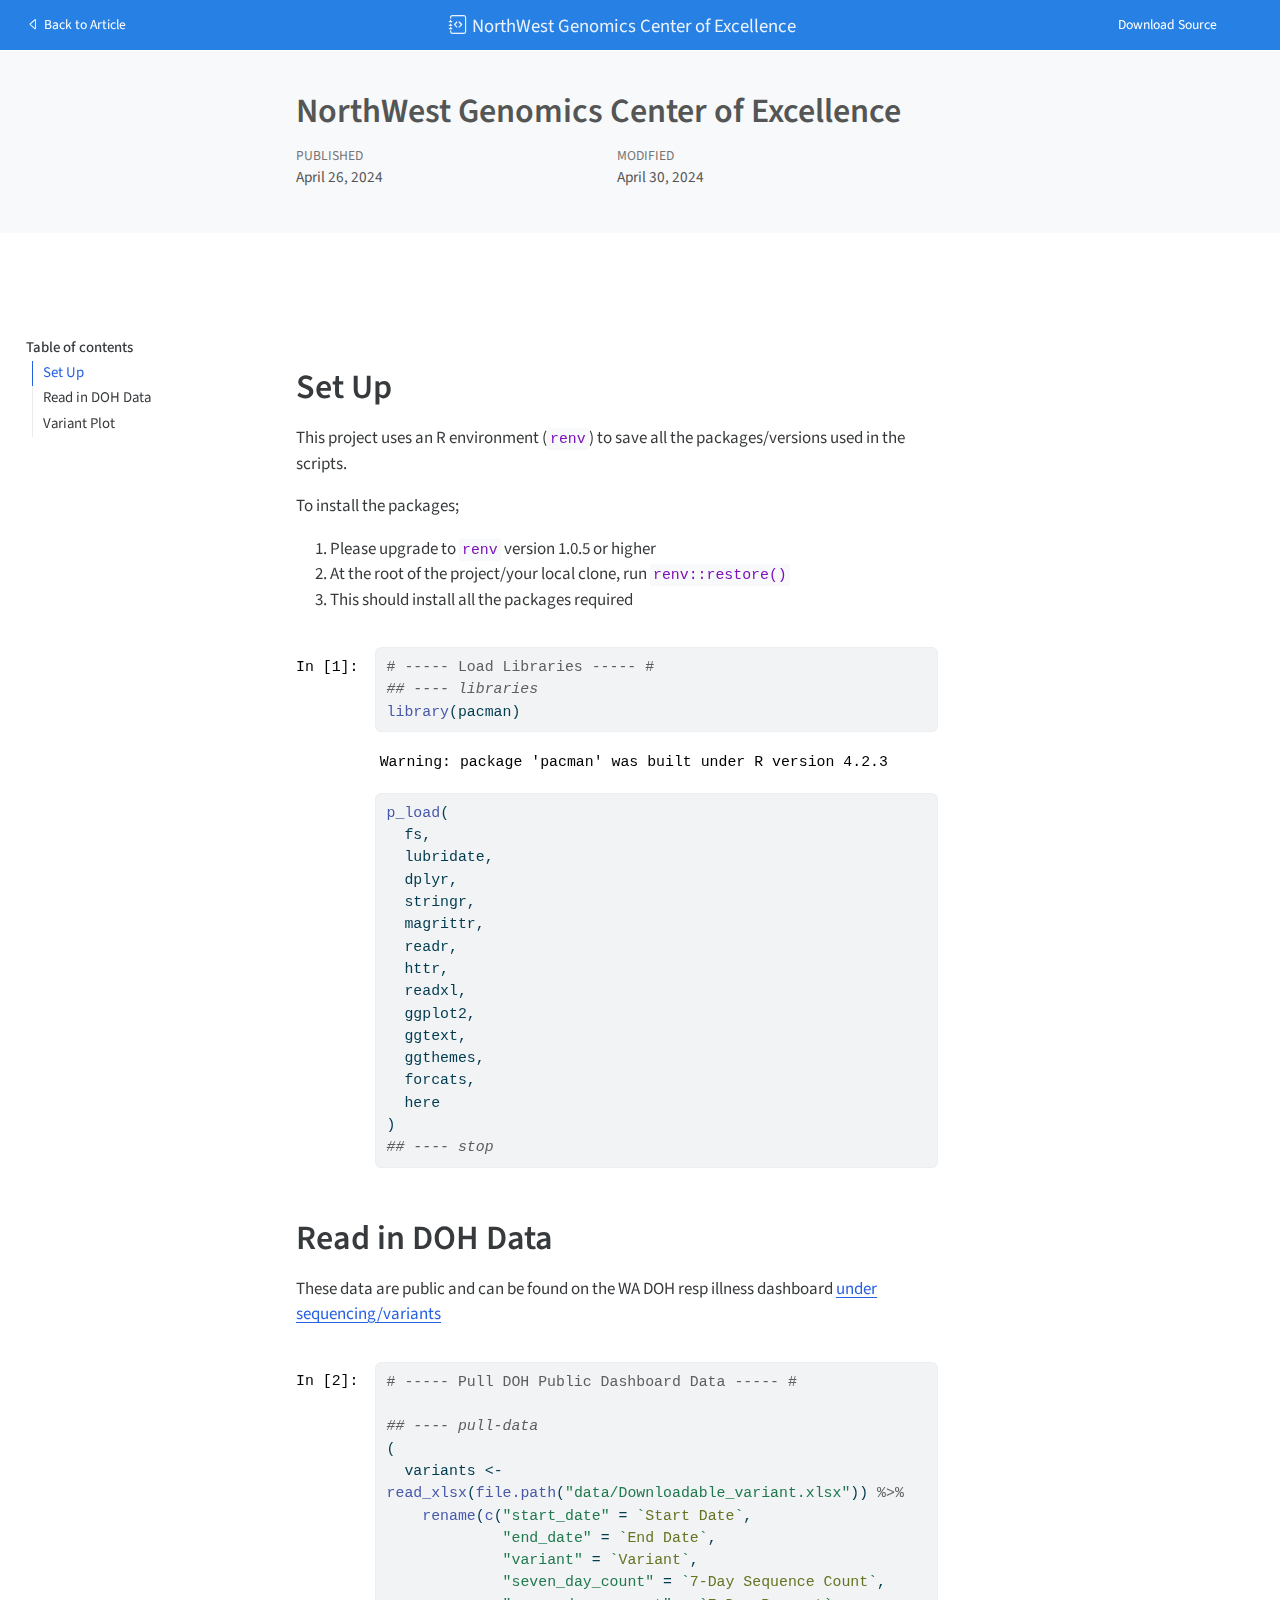
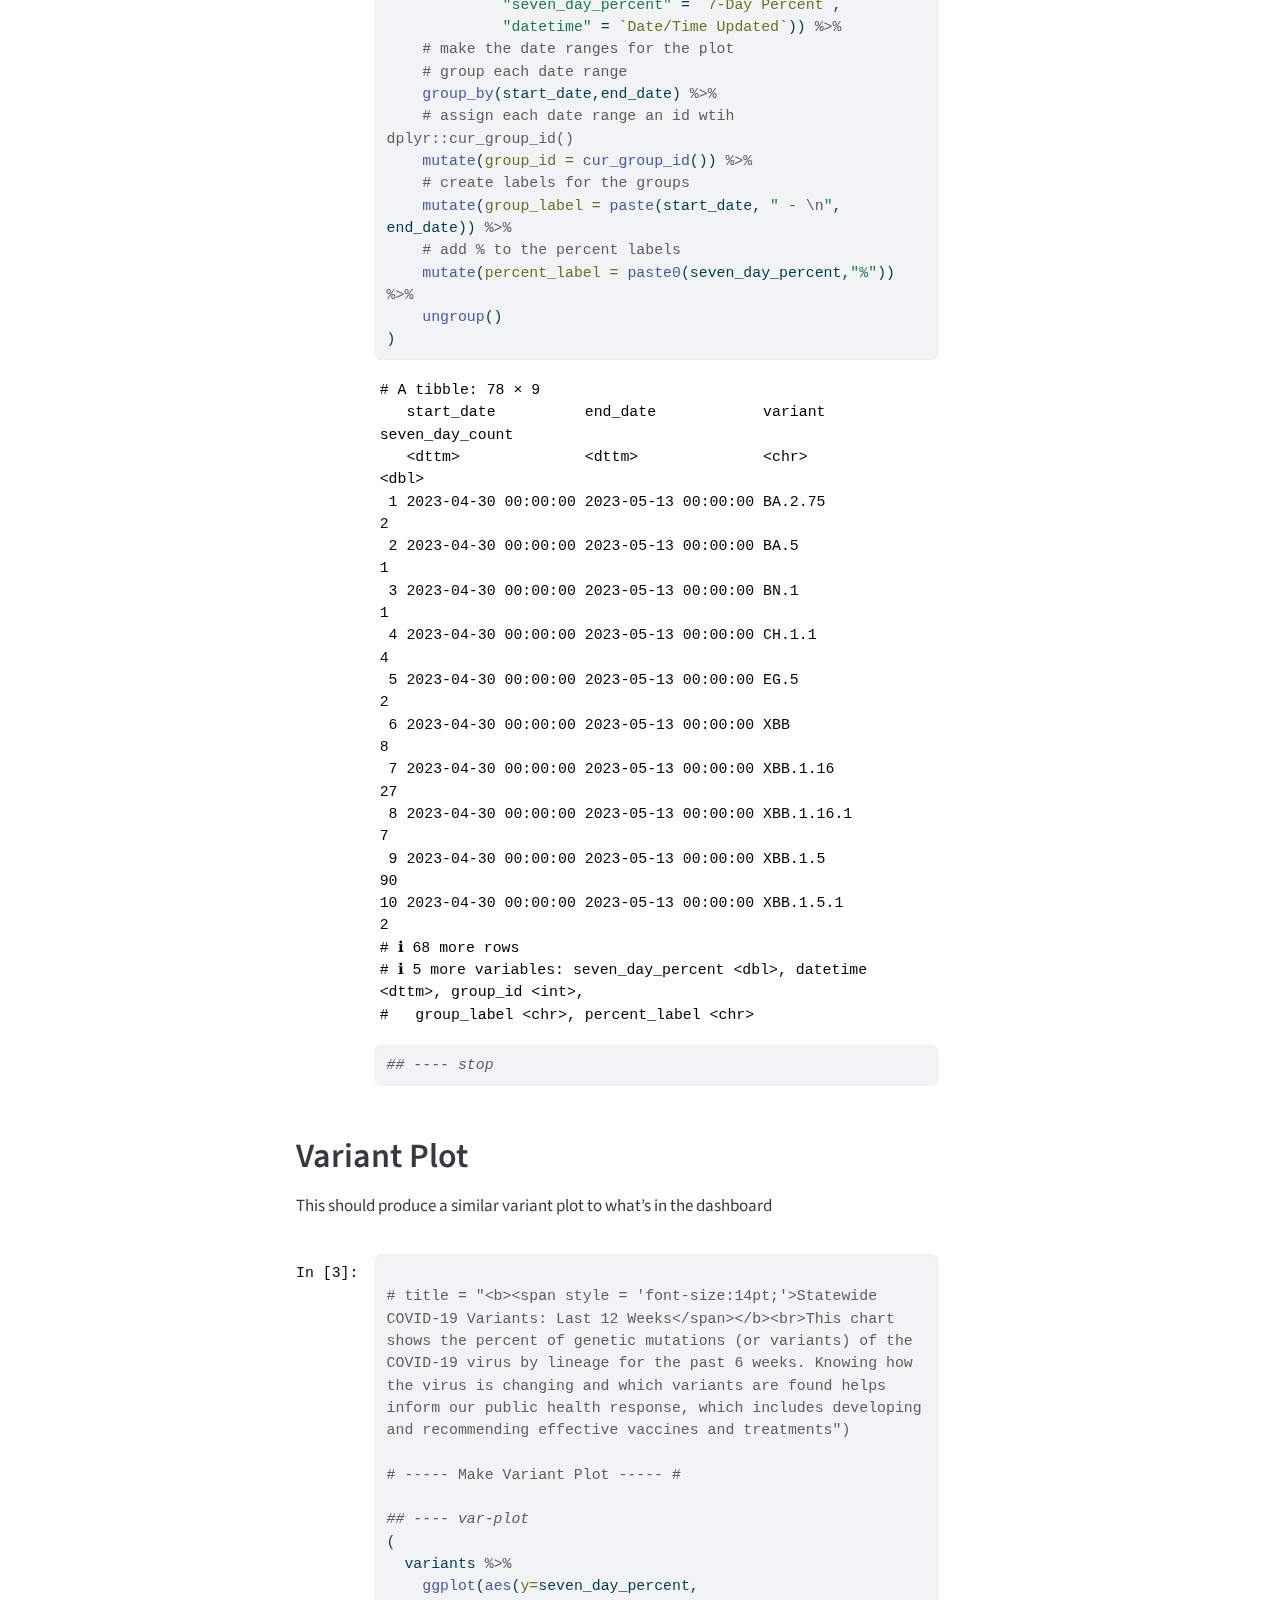
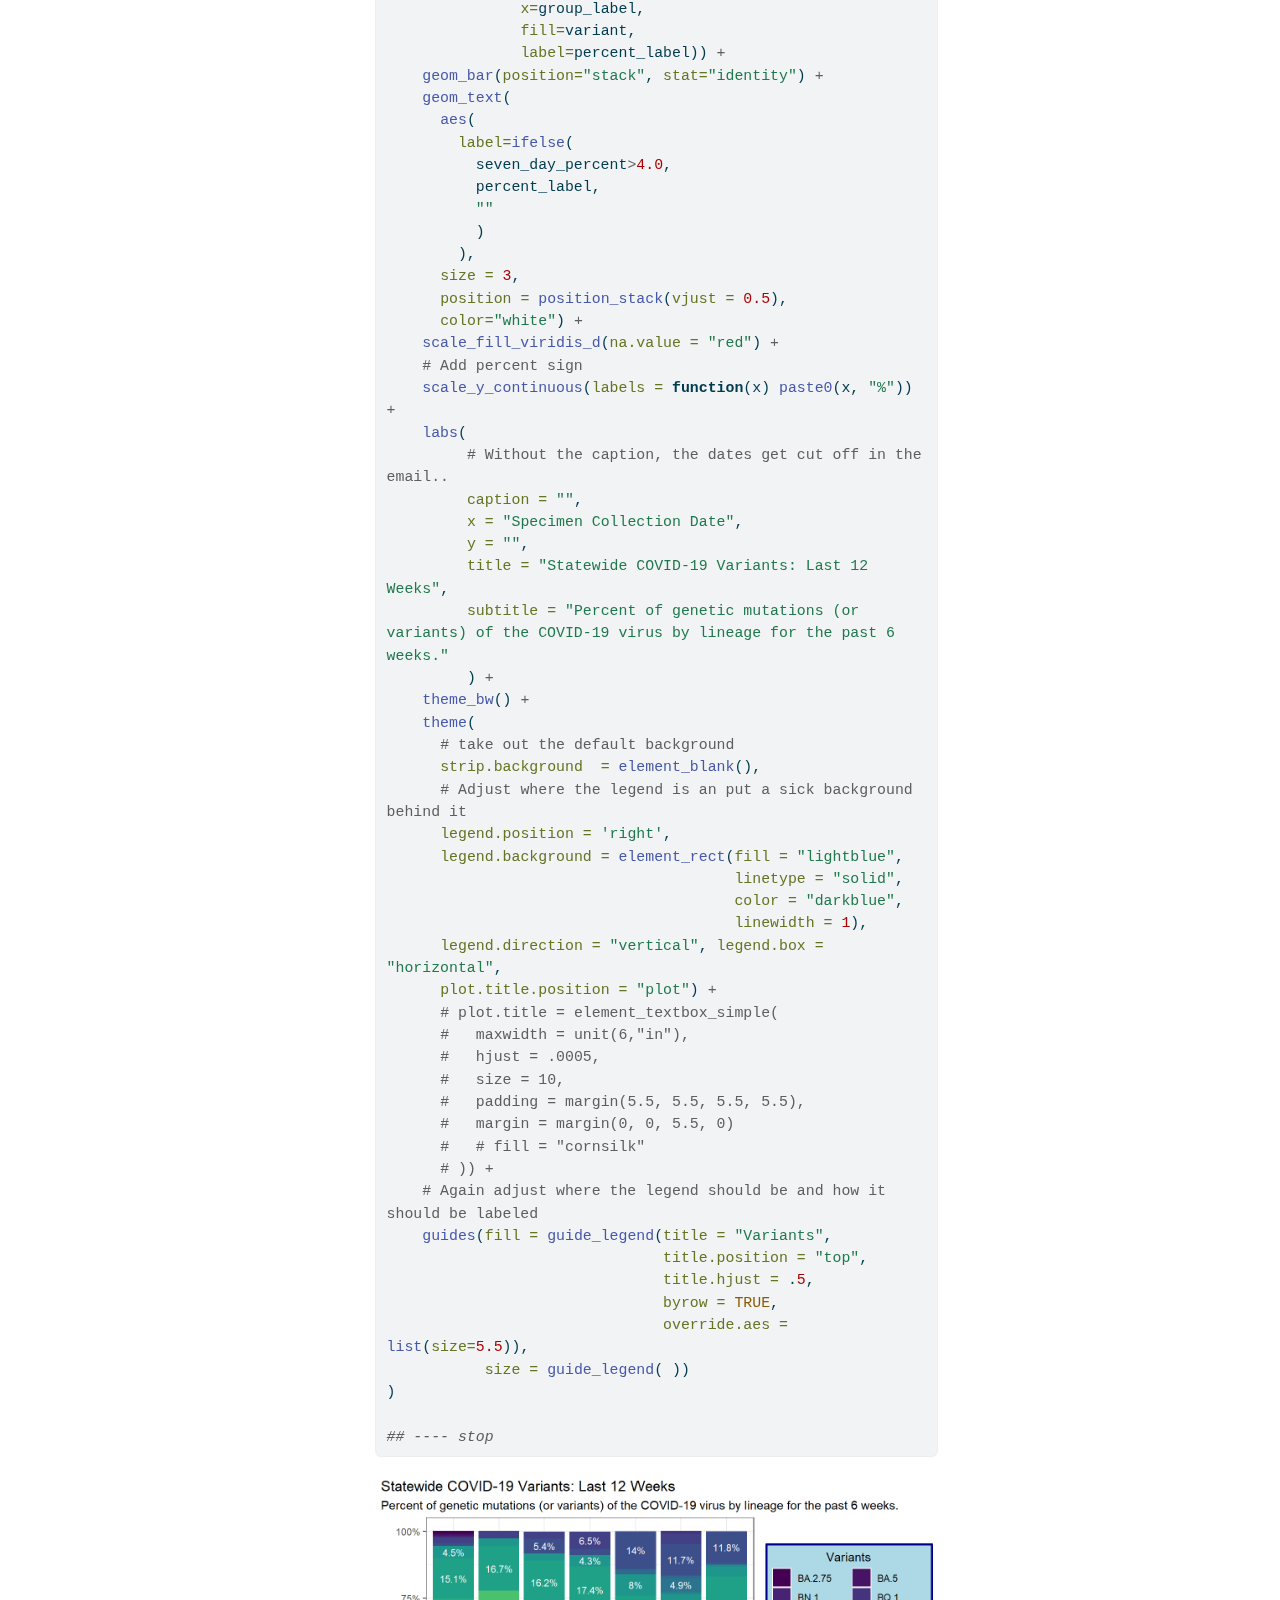
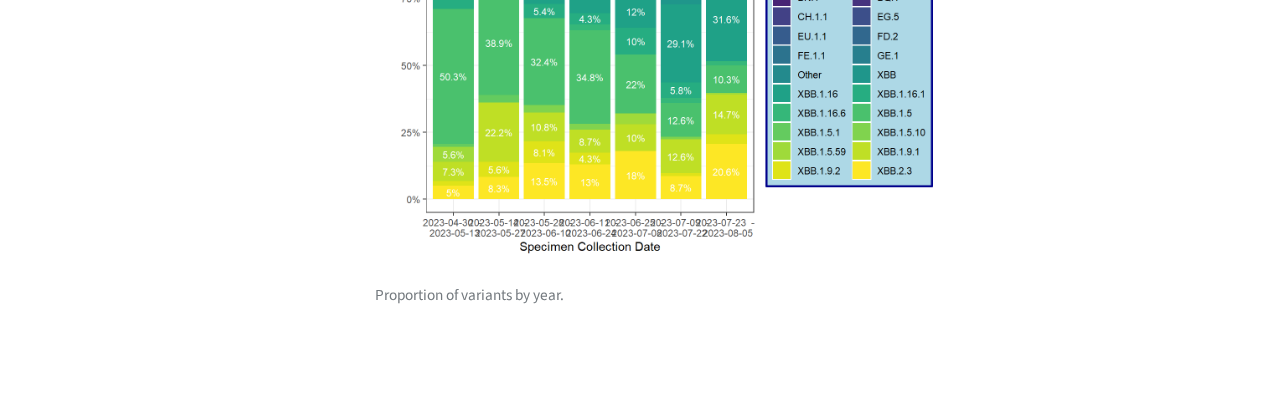
<file: docs/_manuscript/notebooks/nwcoe-preview.html>
<!DOCTYPE html>
<html xmlns="http://www.w3.org/1999/xhtml" lang="en" xml:lang="en"><head>
    <meta charset="utf-8">
    <meta name="generator" content="quarto-1.5.22">

    <meta name="viewport" content="width=device-width, initial-scale=1.0, user-scalable=yes">

    <meta name="dcterms.date" content="2024-04-26">

    <title>NorthWest Genomics Center of Excellence</title>
    <style>
      code{white-space: pre-wrap;}
      span.smallcaps{font-variant: small-caps;}
      div.columns{display: flex; gap: min(4vw, 1.5em);}
      div.column{flex: auto; overflow-x: auto;}
      div.hanging-indent{margin-left: 1.5em; text-indent: -1.5em;}
      ul.task-list{list-style: none;}
      ul.task-list li input[type="checkbox"] {
        width: 0.8em;
        margin: 0 0.8em 0.2em -1em; /* quarto-specific, see https://github.com/quarto-dev/quarto-cli/issues/4556 */ 
        vertical-align: middle;
      }
      /* CSS for syntax highlighting */
      pre > code.sourceCode { white-space: pre; position: relative; }
      pre > code.sourceCode > span { line-height: 1.25; }
      pre > code.sourceCode > span:empty { height: 1.2em; }
      .sourceCode { overflow: visible; }
      code.sourceCode > span { color: inherit; text-decoration: inherit; }
      div.sourceCode { margin: 1em 0; }
      pre.sourceCode { margin: 0; }
      @media screen {
      div.sourceCode { overflow: auto; }
      }
      @media print {
      pre > code.sourceCode { white-space: pre-wrap; }
      pre > code.sourceCode > span { text-indent: -5em; padding-left: 5em; }
      }
      pre.numberSource code
        { counter-reset: source-line 0; }
      pre.numberSource code > span
        { position: relative; left: -4em; counter-increment: source-line; }
      pre.numberSource code > span > a:first-child::before
        { content: counter(source-line);
          position: relative; left: -1em; text-align: right; vertical-align: baseline;
          border: none; display: inline-block;
          -webkit-touch-callout: none; -webkit-user-select: none;
          -khtml-user-select: none; -moz-user-select: none;
          -ms-user-select: none; user-select: none;
          padding: 0 4px; width: 4em;
        }
      pre.numberSource { margin-left: 3em;  padding-left: 4px; }
      div.sourceCode
        {   }
      @media screen {
      pre > code.sourceCode > span > a:first-child::before { text-decoration: underline; }
      }
    </style>

    <style>
      body.hypothesis-enabled #quarto-embed-header {
        padding-right: 36px;
      }

      #quarto-embed-header {
        height: 3em;
        width: 100%;
        display: flex;
        justify-content: space-between;
        align-items: center;
        border-bottom: solid 1px;
      }

      #quarto-embed-header h6 {
        font-size: 1.1em;
        padding-top: 0.6em;
        margin-left: 1em;
        margin-right: 1em;
        font-weight: 400;
      }

      #quarto-embed-header a.quarto-back-link,
      #quarto-embed-header a.quarto-download-embed {
        font-size: 0.8em;
        margin-top: 1em;
        margin-bottom: 1em;
        margin-left: 1em;
        margin-right: 1em;
      }

      .quarto-back-container {
        padding-left: 0.5em;
        display: flex;
      }

      .headroom {
          will-change: transform;
          transition: transform 200ms linear;
      }

      .headroom--pinned {
          transform: translateY(0%);
      }

      .headroom--unpinned {
          transform: translateY(-100%);
      }      
    </style>

    <script>
    window.document.addEventListener("DOMContentLoaded", function () {

      var header = window.document.querySelector("#quarto-embed-header");
      const titleBannerEl = window.document.querySelector("body > #title-block-header");
      if (titleBannerEl) {
        titleBannerEl.style.paddingTop = header.clientHeight + "px";
      }
      const contentEl = window.document.getElementById('quarto-content');
      for (const child of contentEl.children) {
        child.style.paddingTop = header.clientHeight + "px";
        child.style.marginTop = "1em";
      }

      // Use the article root if the `back` call doesn't work. This isn't perfect
      // but should typically work
      window.quartoBackToArticle = () => {
        var currentUrl = window.location.href;
        window.history.back();
        setTimeout(() => {
            // if location was not changed in 100 ms, then there is no history back
            if(currentUrl === window.location.href){              
                // redirect to site root
                window.location.href = "...html";
            }
        }, 100);
      }

      const headroom = new window.Headroom(header, {
        tolerance: 5,
        onPin: function () {
        },
        onUnpin: function () {
        },
      });
      headroom.init();
    });
    </script>

    
<script src="../site_libs/manuscript-notebook/headroom.min.js"></script>
<script src="../site_libs/clipboard/clipboard.min.js"></script>
<script src="../site_libs/quarto-html/quarto.js"></script>
<script src="../site_libs/quarto-html/popper.min.js"></script>
<script src="../site_libs/quarto-html/tippy.umd.min.js"></script>
<script src="../site_libs/quarto-html/anchor.min.js"></script>
<link href="../site_libs/quarto-html/tippy.css" rel="stylesheet">
<link href="../site_libs/quarto-html/quarto-syntax-highlighting.css" rel="stylesheet" id="quarto-text-highlighting-styles">
<script src="../site_libs/bootstrap/bootstrap.min.js"></script>
<link href="../site_libs/bootstrap/bootstrap-icons.css" rel="stylesheet">
<link href="../site_libs/bootstrap/bootstrap.min.css" rel="stylesheet" id="quarto-bootstrap" data-mode="light">
<script src="../site_libs/quarto-contrib/glightbox/glightbox.min.js"></script>
<link href="../site_libs/quarto-contrib/glightbox/glightbox.min.css" rel="stylesheet">
<link href="../site_libs/quarto-contrib/glightbox/lightbox.css" rel="stylesheet">
     <script async="" src="https://hypothes.is/embed.js"></script>
<script>
  window.document.addEventListener("DOMContentLoaded", function (_event) {
    document.body.classList.add('hypothesis-enabled');
  });
</script>  
      </head>

  <body class="quarto-notebook">
    <div id="quarto-embed-header" class="headroom fixed-top bg-primary">
      
      <a onclick="window.quartoBackToArticle(); return false;" class="btn btn-primary quarto-back-link" href=""><i class="bi bi-caret-left"></i> Back to Article</a>
      <h6><i class="bi bi-journal-code"></i> NorthWest Genomics Center of Excellence</h6>

            <a href="../notebooks/nwcoe.qmd" class="btn btn-primary quarto-download-embed" download="nwcoe.qmd">Download Source</a>
          </div>

     <header id="title-block-header" class="quarto-title-block default toc-left page-columns page-full">
  <div class="quarto-title-banner page-columns page-full">
    <div class="quarto-title column-body">
      <h1 class="title">NorthWest Genomics Center of Excellence</h1>
          </div>

    
    <div class="quarto-title-meta-container">
      <div class="quarto-title-meta-column-start">
        
        <div class="quarto-title-meta">

                
                <div>
            <div class="quarto-title-meta-heading">Published</div>
            <div class="quarto-title-meta-contents">
              <p class="date">April 26, 2024</p>
            </div>
          </div>
          
                <div>
            <div class="quarto-title-meta-heading">Modified</div>
            <div class="quarto-title-meta-contents">
              <p class="date-modified">April 30, 2024</p>
            </div>
          </div>
                
              </div>
      </div>
      <div class="quarto-title-meta-column-end quarto-other-formats-target">
      </div>
    </div>



    <div class="quarto-other-links-text-target">
    </div>  </div>
</header><div id="quarto-content" class="page-columns page-rows-contents page-layout-article toc-left">
<div id="quarto-sidebar-toc-left" class="sidebar toc-left">
  <nav id="TOC" role="doc-toc" class="toc-active">
    <h2 id="toc-title">Table of contents</h2>
   
  <ul>
  <li><a href="#set-up" id="toc-set-up" class="nav-link active" data-scroll-target="#set-up">Set Up</a></li>
  <li><a href="#read-in-doh-data" id="toc-read-in-doh-data" class="nav-link" data-scroll-target="#read-in-doh-data">Read in DOH Data</a></li>
  <li><a href="#variant-plot" id="toc-variant-plot" class="nav-link" data-scroll-target="#variant-plot">Variant Plot</a></li>
  </ul>
</nav>
</div>
<div id="quarto-margin-sidebar" class="sidebar margin-sidebar zindex-bottom">
</div>
<main class="content quarto-banner-title-block" id="quarto-document-content">      

       <section id="set-up" class="level1">
<h1>Set Up</h1>
<p>This project uses an R environment (<code>renv</code>) to save all the packages/versions used in the scripts.</p>
<p>To install the packages;</p>
<ol type="1">
<li>Please upgrade to <code>renv</code> version 1.0.5 or higher</li>
<li>At the root of the project/your local clone, run <code>renv::restore()</code></li>
<li>This should install all the packages required</li>
</ol>
<div class="cell-container"><div class="cell-decorator"><pre>In [1]:</pre></div><div class="cell">
<div class="sourceCode cell-code" id="cb1"><pre class="sourceCode r code-with-copy"><code class="sourceCode r"><span id="cb1-1"><a href="#cb1-1" aria-hidden="true" tabindex="-1"></a><span class="co"># ----- Load Libraries ----- #</span></span>
<span id="cb1-2"><a href="#cb1-2" aria-hidden="true" tabindex="-1"></a><span class="do">## ---- libraries</span></span>
<span id="cb1-3"><a href="#cb1-3" aria-hidden="true" tabindex="-1"></a><span class="fu">library</span>(pacman)</span></code><button title="Copy to Clipboard" class="code-copy-button"><i class="bi"></i></button></pre></div>
<div class="cell-output cell-output-stderr">
<pre><code>Warning: package 'pacman' was built under R version 4.2.3</code></pre>
</div>
<div class="sourceCode cell-code" id="cb3"><pre class="sourceCode r code-with-copy"><code class="sourceCode r"><span id="cb3-1"><a href="#cb3-1" aria-hidden="true" tabindex="-1"></a><span class="fu">p_load</span>(</span>
<span id="cb3-2"><a href="#cb3-2" aria-hidden="true" tabindex="-1"></a>  fs,</span>
<span id="cb3-3"><a href="#cb3-3" aria-hidden="true" tabindex="-1"></a>  lubridate,</span>
<span id="cb3-4"><a href="#cb3-4" aria-hidden="true" tabindex="-1"></a>  dplyr,</span>
<span id="cb3-5"><a href="#cb3-5" aria-hidden="true" tabindex="-1"></a>  stringr,</span>
<span id="cb3-6"><a href="#cb3-6" aria-hidden="true" tabindex="-1"></a>  magrittr,</span>
<span id="cb3-7"><a href="#cb3-7" aria-hidden="true" tabindex="-1"></a>  readr,</span>
<span id="cb3-8"><a href="#cb3-8" aria-hidden="true" tabindex="-1"></a>  httr,</span>
<span id="cb3-9"><a href="#cb3-9" aria-hidden="true" tabindex="-1"></a>  readxl,</span>
<span id="cb3-10"><a href="#cb3-10" aria-hidden="true" tabindex="-1"></a>  ggplot2,</span>
<span id="cb3-11"><a href="#cb3-11" aria-hidden="true" tabindex="-1"></a>  ggtext,</span>
<span id="cb3-12"><a href="#cb3-12" aria-hidden="true" tabindex="-1"></a>  ggthemes,</span>
<span id="cb3-13"><a href="#cb3-13" aria-hidden="true" tabindex="-1"></a>  forcats,</span>
<span id="cb3-14"><a href="#cb3-14" aria-hidden="true" tabindex="-1"></a>  here</span>
<span id="cb3-15"><a href="#cb3-15" aria-hidden="true" tabindex="-1"></a>)</span>
<span id="cb3-16"><a href="#cb3-16" aria-hidden="true" tabindex="-1"></a><span class="do">## ---- stop</span></span></code><button title="Copy to Clipboard" class="code-copy-button"><i class="bi"></i></button></pre></div>
</div></div>
</section>
<section id="read-in-doh-data" class="level1">
<h1>Read in DOH Data</h1>
<p>These data are public and can be found on the WA DOH resp illness dashboard <a href="https://doh.wa.gov/data-and-statistical-reports/diseases-and-chronic-conditions/communicable-disease-surveillance-data/respiratory-illness-data-dashboard#downloads">under sequencing/variants</a></p>
<div class="cell-container"><div class="cell-decorator"><pre>In [2]:</pre></div><div class="cell">
<div class="sourceCode cell-code" id="cb4"><pre class="sourceCode r code-with-copy"><code class="sourceCode r"><span id="cb4-1"><a href="#cb4-1" aria-hidden="true" tabindex="-1"></a><span class="co"># ----- Pull DOH Public Dashboard Data ----- #</span></span>
<span id="cb4-2"><a href="#cb4-2" aria-hidden="true" tabindex="-1"></a></span>
<span id="cb4-3"><a href="#cb4-3" aria-hidden="true" tabindex="-1"></a><span class="do">## ---- pull-data</span></span>
<span id="cb4-4"><a href="#cb4-4" aria-hidden="true" tabindex="-1"></a>(</span>
<span id="cb4-5"><a href="#cb4-5" aria-hidden="true" tabindex="-1"></a>  variants <span class="ot">&lt;-</span> <span class="fu">read_xlsx</span>(<span class="fu">file.path</span>(<span class="st">"data/Downloadable_variant.xlsx"</span>)) <span class="sc">%&gt;%</span></span>
<span id="cb4-6"><a href="#cb4-6" aria-hidden="true" tabindex="-1"></a>    <span class="fu">rename</span>(<span class="fu">c</span>(<span class="st">"start_date"</span> <span class="ot">=</span> <span class="st">`</span><span class="at">Start Date</span><span class="st">`</span>,</span>
<span id="cb4-7"><a href="#cb4-7" aria-hidden="true" tabindex="-1"></a>             <span class="st">"end_date"</span> <span class="ot">=</span> <span class="st">`</span><span class="at">End Date</span><span class="st">`</span>,</span>
<span id="cb4-8"><a href="#cb4-8" aria-hidden="true" tabindex="-1"></a>             <span class="st">"variant"</span> <span class="ot">=</span> <span class="st">`</span><span class="at">Variant</span><span class="st">`</span>,</span>
<span id="cb4-9"><a href="#cb4-9" aria-hidden="true" tabindex="-1"></a>             <span class="st">"seven_day_count"</span> <span class="ot">=</span> <span class="st">`</span><span class="at">7-Day Sequence Count</span><span class="st">`</span>,</span>
<span id="cb4-10"><a href="#cb4-10" aria-hidden="true" tabindex="-1"></a>             <span class="st">"seven_day_percent"</span> <span class="ot">=</span> <span class="st">`</span><span class="at">7-Day Percent</span><span class="st">`</span>,</span>
<span id="cb4-11"><a href="#cb4-11" aria-hidden="true" tabindex="-1"></a>             <span class="st">"datetime"</span> <span class="ot">=</span> <span class="st">`</span><span class="at">Date/Time Updated</span><span class="st">`</span>)) <span class="sc">%&gt;%</span></span>
<span id="cb4-12"><a href="#cb4-12" aria-hidden="true" tabindex="-1"></a>    <span class="co"># make the date ranges for the plot</span></span>
<span id="cb4-13"><a href="#cb4-13" aria-hidden="true" tabindex="-1"></a>    <span class="co"># group each date range</span></span>
<span id="cb4-14"><a href="#cb4-14" aria-hidden="true" tabindex="-1"></a>    <span class="fu">group_by</span>(start_date,end_date) <span class="sc">%&gt;%</span></span>
<span id="cb4-15"><a href="#cb4-15" aria-hidden="true" tabindex="-1"></a>    <span class="co"># assign each date range an id wtih dplyr::cur_group_id()</span></span>
<span id="cb4-16"><a href="#cb4-16" aria-hidden="true" tabindex="-1"></a>    <span class="fu">mutate</span>(<span class="at">group_id =</span> <span class="fu">cur_group_id</span>()) <span class="sc">%&gt;%</span></span>
<span id="cb4-17"><a href="#cb4-17" aria-hidden="true" tabindex="-1"></a>    <span class="co"># create labels for the groups</span></span>
<span id="cb4-18"><a href="#cb4-18" aria-hidden="true" tabindex="-1"></a>    <span class="fu">mutate</span>(<span class="at">group_label =</span> <span class="fu">paste</span>(start_date, <span class="st">" - </span><span class="sc">\n</span><span class="st">"</span>, end_date)) <span class="sc">%&gt;%</span></span>
<span id="cb4-19"><a href="#cb4-19" aria-hidden="true" tabindex="-1"></a>    <span class="co"># add % to the percent labels</span></span>
<span id="cb4-20"><a href="#cb4-20" aria-hidden="true" tabindex="-1"></a>    <span class="fu">mutate</span>(<span class="at">percent_label =</span> <span class="fu">paste0</span>(seven_day_percent,<span class="st">"%"</span>)) <span class="sc">%&gt;%</span></span>
<span id="cb4-21"><a href="#cb4-21" aria-hidden="true" tabindex="-1"></a>    <span class="fu">ungroup</span>()</span>
<span id="cb4-22"><a href="#cb4-22" aria-hidden="true" tabindex="-1"></a>)</span></code><button title="Copy to Clipboard" class="code-copy-button"><i class="bi"></i></button></pre></div>
<div class="cell-output cell-output-stdout">
<pre><code># A tibble: 78 × 9
   start_date          end_date            variant    seven_day_count
   &lt;dttm&gt;              &lt;dttm&gt;              &lt;chr&gt;                &lt;dbl&gt;
 1 2023-04-30 00:00:00 2023-05-13 00:00:00 BA.2.75                  2
 2 2023-04-30 00:00:00 2023-05-13 00:00:00 BA.5                     1
 3 2023-04-30 00:00:00 2023-05-13 00:00:00 BN.1                     1
 4 2023-04-30 00:00:00 2023-05-13 00:00:00 CH.1.1                   4
 5 2023-04-30 00:00:00 2023-05-13 00:00:00 EG.5                     2
 6 2023-04-30 00:00:00 2023-05-13 00:00:00 XBB                      8
 7 2023-04-30 00:00:00 2023-05-13 00:00:00 XBB.1.16                27
 8 2023-04-30 00:00:00 2023-05-13 00:00:00 XBB.1.16.1               7
 9 2023-04-30 00:00:00 2023-05-13 00:00:00 XBB.1.5                 90
10 2023-04-30 00:00:00 2023-05-13 00:00:00 XBB.1.5.1                2
# ℹ 68 more rows
# ℹ 5 more variables: seven_day_percent &lt;dbl&gt;, datetime &lt;dttm&gt;, group_id &lt;int&gt;,
#   group_label &lt;chr&gt;, percent_label &lt;chr&gt;</code></pre>
</div>
<div class="sourceCode cell-code" id="cb6"><pre class="sourceCode r code-with-copy"><code class="sourceCode r"><span id="cb6-1"><a href="#cb6-1" aria-hidden="true" tabindex="-1"></a><span class="do">## ---- stop</span></span></code><button title="Copy to Clipboard" class="code-copy-button"><i class="bi"></i></button></pre></div>
</div></div>
</section>
<section id="variant-plot" class="level1">
<h1>Variant Plot</h1>
<p>This should produce a similar variant plot to what’s in the dashboard</p>
<div class="cell-container"><div class="cell-decorator"><pre>In [3]:</pre></div><div id="cell-fig-countprop" class="cell">
<div class="sourceCode cell-code" id="cb7"><pre class="sourceCode r code-with-copy"><code class="sourceCode r"><span id="cb7-1"><a href="#cb7-1" aria-hidden="true" tabindex="-1"></a></span>
<span id="cb7-2"><a href="#cb7-2" aria-hidden="true" tabindex="-1"></a><span class="co"># title = "&lt;b&gt;&lt;span style = 'font-size:14pt;'&gt;Statewide COVID-19 Variants: Last 12 Weeks&lt;/span&gt;&lt;/b&gt;&lt;br&gt;This chart shows the percent of genetic mutations (or variants) of the COVID-19 virus by lineage for the past 6 weeks. Knowing how the virus is changing and which variants are found helps inform our public health response, which includes developing and recommending effective vaccines and treatments")</span></span>
<span id="cb7-3"><a href="#cb7-3" aria-hidden="true" tabindex="-1"></a></span>
<span id="cb7-4"><a href="#cb7-4" aria-hidden="true" tabindex="-1"></a><span class="co"># ----- Make Variant Plot ----- #</span></span>
<span id="cb7-5"><a href="#cb7-5" aria-hidden="true" tabindex="-1"></a></span>
<span id="cb7-6"><a href="#cb7-6" aria-hidden="true" tabindex="-1"></a><span class="do">## ---- var-plot</span></span>
<span id="cb7-7"><a href="#cb7-7" aria-hidden="true" tabindex="-1"></a>(</span>
<span id="cb7-8"><a href="#cb7-8" aria-hidden="true" tabindex="-1"></a>  variants <span class="sc">%&gt;%</span></span>
<span id="cb7-9"><a href="#cb7-9" aria-hidden="true" tabindex="-1"></a>    <span class="fu">ggplot</span>(<span class="fu">aes</span>(<span class="at">y=</span>seven_day_percent,</span>
<span id="cb7-10"><a href="#cb7-10" aria-hidden="true" tabindex="-1"></a>               <span class="at">x=</span>group_label,</span>
<span id="cb7-11"><a href="#cb7-11" aria-hidden="true" tabindex="-1"></a>               <span class="at">fill=</span>variant,</span>
<span id="cb7-12"><a href="#cb7-12" aria-hidden="true" tabindex="-1"></a>               <span class="at">label=</span>percent_label)) <span class="sc">+</span></span>
<span id="cb7-13"><a href="#cb7-13" aria-hidden="true" tabindex="-1"></a>    <span class="fu">geom_bar</span>(<span class="at">position=</span><span class="st">"stack"</span>, <span class="at">stat=</span><span class="st">"identity"</span>) <span class="sc">+</span></span>
<span id="cb7-14"><a href="#cb7-14" aria-hidden="true" tabindex="-1"></a>    <span class="fu">geom_text</span>(</span>
<span id="cb7-15"><a href="#cb7-15" aria-hidden="true" tabindex="-1"></a>      <span class="fu">aes</span>(</span>
<span id="cb7-16"><a href="#cb7-16" aria-hidden="true" tabindex="-1"></a>        <span class="at">label=</span><span class="fu">ifelse</span>(</span>
<span id="cb7-17"><a href="#cb7-17" aria-hidden="true" tabindex="-1"></a>          seven_day_percent<span class="sc">&gt;</span><span class="fl">4.0</span>,</span>
<span id="cb7-18"><a href="#cb7-18" aria-hidden="true" tabindex="-1"></a>          percent_label,</span>
<span id="cb7-19"><a href="#cb7-19" aria-hidden="true" tabindex="-1"></a>          <span class="st">""</span></span>
<span id="cb7-20"><a href="#cb7-20" aria-hidden="true" tabindex="-1"></a>          )</span>
<span id="cb7-21"><a href="#cb7-21" aria-hidden="true" tabindex="-1"></a>        ),</span>
<span id="cb7-22"><a href="#cb7-22" aria-hidden="true" tabindex="-1"></a>      <span class="at">size =</span> <span class="dv">3</span>,</span>
<span id="cb7-23"><a href="#cb7-23" aria-hidden="true" tabindex="-1"></a>      <span class="at">position =</span> <span class="fu">position_stack</span>(<span class="at">vjust =</span> <span class="fl">0.5</span>),</span>
<span id="cb7-24"><a href="#cb7-24" aria-hidden="true" tabindex="-1"></a>      <span class="at">color=</span><span class="st">"white"</span>) <span class="sc">+</span></span>
<span id="cb7-25"><a href="#cb7-25" aria-hidden="true" tabindex="-1"></a>    <span class="fu">scale_fill_viridis_d</span>(<span class="at">na.value =</span> <span class="st">"red"</span>) <span class="sc">+</span></span>
<span id="cb7-26"><a href="#cb7-26" aria-hidden="true" tabindex="-1"></a>    <span class="co"># Add percent sign </span></span>
<span id="cb7-27"><a href="#cb7-27" aria-hidden="true" tabindex="-1"></a>    <span class="fu">scale_y_continuous</span>(<span class="at">labels =</span> <span class="cf">function</span>(x) <span class="fu">paste0</span>(x, <span class="st">"%"</span>)) <span class="sc">+</span></span>
<span id="cb7-28"><a href="#cb7-28" aria-hidden="true" tabindex="-1"></a>    <span class="fu">labs</span>(</span>
<span id="cb7-29"><a href="#cb7-29" aria-hidden="true" tabindex="-1"></a>         <span class="co"># Without the caption, the dates get cut off in the email..</span></span>
<span id="cb7-30"><a href="#cb7-30" aria-hidden="true" tabindex="-1"></a>         <span class="at">caption =</span> <span class="st">""</span>,</span>
<span id="cb7-31"><a href="#cb7-31" aria-hidden="true" tabindex="-1"></a>         <span class="at">x =</span> <span class="st">"Specimen Collection Date"</span>,</span>
<span id="cb7-32"><a href="#cb7-32" aria-hidden="true" tabindex="-1"></a>         <span class="at">y =</span> <span class="st">""</span>,</span>
<span id="cb7-33"><a href="#cb7-33" aria-hidden="true" tabindex="-1"></a>         <span class="at">title =</span> <span class="st">"Statewide COVID-19 Variants: Last 12 Weeks"</span>,</span>
<span id="cb7-34"><a href="#cb7-34" aria-hidden="true" tabindex="-1"></a>         <span class="at">subtitle =</span> <span class="st">"Percent of genetic mutations (or variants) of the COVID-19 virus by lineage for the past 6 weeks."</span></span>
<span id="cb7-35"><a href="#cb7-35" aria-hidden="true" tabindex="-1"></a>         ) <span class="sc">+</span></span>
<span id="cb7-36"><a href="#cb7-36" aria-hidden="true" tabindex="-1"></a>    <span class="fu">theme_bw</span>() <span class="sc">+</span></span>
<span id="cb7-37"><a href="#cb7-37" aria-hidden="true" tabindex="-1"></a>    <span class="fu">theme</span>(</span>
<span id="cb7-38"><a href="#cb7-38" aria-hidden="true" tabindex="-1"></a>      <span class="co"># take out the default background</span></span>
<span id="cb7-39"><a href="#cb7-39" aria-hidden="true" tabindex="-1"></a>      <span class="at">strip.background  =</span> <span class="fu">element_blank</span>(),</span>
<span id="cb7-40"><a href="#cb7-40" aria-hidden="true" tabindex="-1"></a>      <span class="co"># Adjust where the legend is an put a sick background behind it</span></span>
<span id="cb7-41"><a href="#cb7-41" aria-hidden="true" tabindex="-1"></a>      <span class="at">legend.position =</span> <span class="st">'right'</span>,</span>
<span id="cb7-42"><a href="#cb7-42" aria-hidden="true" tabindex="-1"></a>      <span class="at">legend.background =</span> <span class="fu">element_rect</span>(<span class="at">fill =</span> <span class="st">"lightblue"</span>,</span>
<span id="cb7-43"><a href="#cb7-43" aria-hidden="true" tabindex="-1"></a>                                       <span class="at">linetype =</span> <span class="st">"solid"</span>,</span>
<span id="cb7-44"><a href="#cb7-44" aria-hidden="true" tabindex="-1"></a>                                       <span class="at">color =</span> <span class="st">"darkblue"</span>,</span>
<span id="cb7-45"><a href="#cb7-45" aria-hidden="true" tabindex="-1"></a>                                       <span class="at">linewidth =</span> <span class="dv">1</span>),</span>
<span id="cb7-46"><a href="#cb7-46" aria-hidden="true" tabindex="-1"></a>      <span class="at">legend.direction =</span> <span class="st">"vertical"</span>, <span class="at">legend.box =</span> <span class="st">"horizontal"</span>,</span>
<span id="cb7-47"><a href="#cb7-47" aria-hidden="true" tabindex="-1"></a>      <span class="at">plot.title.position =</span> <span class="st">"plot"</span>) <span class="sc">+</span></span>
<span id="cb7-48"><a href="#cb7-48" aria-hidden="true" tabindex="-1"></a>      <span class="co"># plot.title = element_textbox_simple(</span></span>
<span id="cb7-49"><a href="#cb7-49" aria-hidden="true" tabindex="-1"></a>      <span class="co">#   maxwidth = unit(6,"in"),</span></span>
<span id="cb7-50"><a href="#cb7-50" aria-hidden="true" tabindex="-1"></a>      <span class="co">#   hjust = .0005,</span></span>
<span id="cb7-51"><a href="#cb7-51" aria-hidden="true" tabindex="-1"></a>      <span class="co">#   size = 10,</span></span>
<span id="cb7-52"><a href="#cb7-52" aria-hidden="true" tabindex="-1"></a>      <span class="co">#   padding = margin(5.5, 5.5, 5.5, 5.5),</span></span>
<span id="cb7-53"><a href="#cb7-53" aria-hidden="true" tabindex="-1"></a>      <span class="co">#   margin = margin(0, 0, 5.5, 0)</span></span>
<span id="cb7-54"><a href="#cb7-54" aria-hidden="true" tabindex="-1"></a>      <span class="co">#   # fill = "cornsilk"</span></span>
<span id="cb7-55"><a href="#cb7-55" aria-hidden="true" tabindex="-1"></a>      <span class="co"># )) +</span></span>
<span id="cb7-56"><a href="#cb7-56" aria-hidden="true" tabindex="-1"></a>    <span class="co"># Again adjust where the legend should be and how it should be labeled</span></span>
<span id="cb7-57"><a href="#cb7-57" aria-hidden="true" tabindex="-1"></a>    <span class="fu">guides</span>(<span class="at">fill =</span> <span class="fu">guide_legend</span>(<span class="at">title =</span> <span class="st">"Variants"</span>, </span>
<span id="cb7-58"><a href="#cb7-58" aria-hidden="true" tabindex="-1"></a>                               <span class="at">title.position =</span> <span class="st">"top"</span>,</span>
<span id="cb7-59"><a href="#cb7-59" aria-hidden="true" tabindex="-1"></a>                               <span class="at">title.hjust =</span> .<span class="dv">5</span>,</span>
<span id="cb7-60"><a href="#cb7-60" aria-hidden="true" tabindex="-1"></a>                               <span class="at">byrow =</span> <span class="cn">TRUE</span>,</span>
<span id="cb7-61"><a href="#cb7-61" aria-hidden="true" tabindex="-1"></a>                               <span class="at">override.aes =</span> <span class="fu">list</span>(<span class="at">size=</span><span class="fl">5.5</span>)),</span>
<span id="cb7-62"><a href="#cb7-62" aria-hidden="true" tabindex="-1"></a>           <span class="at">size =</span> <span class="fu">guide_legend</span>( )) </span>
<span id="cb7-63"><a href="#cb7-63" aria-hidden="true" tabindex="-1"></a>)</span>
<span id="cb7-64"><a href="#cb7-64" aria-hidden="true" tabindex="-1"></a></span>
<span id="cb7-65"><a href="#cb7-65" aria-hidden="true" tabindex="-1"></a><span class="do">## ---- stop</span></span></code><button title="Copy to Clipboard" class="code-copy-button"><i class="bi"></i></button></pre></div>
<div class="cell-output-display">
<div id="fig-countprop" class="quarto-figure quarto-figure-center quarto-float anchored">
<figure class="quarto-float quarto-float-fig figure">
<div aria-describedby="fig-countprop-caption-0ceaefa1-69ba-4598-a22c-09a6ac19f8ca" class="">
<a href="nwcoe_files/figure-html/fig-countprop-1.png" class="lightbox" data-gallery="quarto-lightbox-gallery-1" title="Proportion of variants by year."><img src="nwcoe_files/figure-html/fig-countprop-1.png" class="img-fluid figure-img" width="672"></a>
</div>
<figcaption class="quarto-float-caption-bottom quarto-float-caption quarto-float-fig" id="fig-countprop-caption-0ceaefa1-69ba-4598-a22c-09a6ac19f8ca">
Proportion of variants by year.
</figcaption>
</figure>
</div>
</div>
</div></div>
</section>
     </main>
<!-- /main column -->  <script id="quarto-html-after-body" type="application/javascript">
window.document.addEventListener("DOMContentLoaded", function (event) {
  const toggleBodyColorMode = (bsSheetEl) => {
    const mode = bsSheetEl.getAttribute("data-mode");
    const bodyEl = window.document.querySelector("body");
    if (mode === "dark") {
      bodyEl.classList.add("quarto-dark");
      bodyEl.classList.remove("quarto-light");
    } else {
      bodyEl.classList.add("quarto-light");
      bodyEl.classList.remove("quarto-dark");
    }
  }
  const toggleBodyColorPrimary = () => {
    const bsSheetEl = window.document.querySelector("link#quarto-bootstrap");
    if (bsSheetEl) {
      toggleBodyColorMode(bsSheetEl);
    }
  }
  toggleBodyColorPrimary();  
  const icon = "";
  const anchorJS = new window.AnchorJS();
  anchorJS.options = {
    placement: 'right',
    icon: icon
  };
  anchorJS.add('.anchored');
  const isCodeAnnotation = (el) => {
    for (const clz of el.classList) {
      if (clz.startsWith('code-annotation-')) {                     
        return true;
      }
    }
    return false;
  }
  const clipboard = new window.ClipboardJS('.code-copy-button', {
    text: function(trigger) {
      const codeEl = trigger.previousElementSibling.cloneNode(true);
      for (const childEl of codeEl.children) {
        if (isCodeAnnotation(childEl)) {
          childEl.remove();
        }
      }
      return codeEl.innerText;
    }
  });
  clipboard.on('success', function(e) {
    // button target
    const button = e.trigger;
    // don't keep focus
    button.blur();
    // flash "checked"
    button.classList.add('code-copy-button-checked');
    var currentTitle = button.getAttribute("title");
    button.setAttribute("title", "Copied!");
    let tooltip;
    if (window.bootstrap) {
      button.setAttribute("data-bs-toggle", "tooltip");
      button.setAttribute("data-bs-placement", "left");
      button.setAttribute("data-bs-title", "Copied!");
      tooltip = new bootstrap.Tooltip(button, 
        { trigger: "manual", 
          customClass: "code-copy-button-tooltip",
          offset: [0, -8]});
      tooltip.show();    
    }
    setTimeout(function() {
      if (tooltip) {
        tooltip.hide();
        button.removeAttribute("data-bs-title");
        button.removeAttribute("data-bs-toggle");
        button.removeAttribute("data-bs-placement");
      }
      button.setAttribute("title", currentTitle);
      button.classList.remove('code-copy-button-checked');
    }, 1000);
    // clear code selection
    e.clearSelection();
  });
    var localhostRegex = new RegExp(/^(?:http|https):\/\/localhost\:?[0-9]*\//);
    var mailtoRegex = new RegExp(/^mailto:/);
      var filterRegex = new RegExp('/' + window.location.host + '/');
    var isInternal = (href) => {
        return filterRegex.test(href) || localhostRegex.test(href) || mailtoRegex.test(href);
    }
    // Inspect non-navigation links and adorn them if external
 	var links = window.document.querySelectorAll('a[href]:not(.nav-link):not(.navbar-brand):not(.toc-action):not(.sidebar-link):not(.sidebar-item-toggle):not(.pagination-link):not(.no-external):not([aria-hidden]):not(.dropdown-item):not(.quarto-navigation-tool)');
    for (var i=0; i<links.length; i++) {
      const link = links[i];
      if (!isInternal(link.href)) {
        // undo the damage that might have been done by quarto-nav.js in the case of
        // links that we want to consider external
        if (link.dataset.originalHref !== undefined) {
          link.href = link.dataset.originalHref;
        }
      }
    }
  function tippyHover(el, contentFn, onTriggerFn, onUntriggerFn) {
    const config = {
      allowHTML: true,
      maxWidth: 500,
      delay: 100,
      arrow: false,
      appendTo: function(el) {
          return el.parentElement;
      },
      interactive: true,
      interactiveBorder: 10,
      theme: 'quarto',
      placement: 'bottom-start',
    };
    if (contentFn) {
      config.content = contentFn;
    }
    if (onTriggerFn) {
      config.onTrigger = onTriggerFn;
    }
    if (onUntriggerFn) {
      config.onUntrigger = onUntriggerFn;
    }
    window.tippy(el, config); 
  }
  const noterefs = window.document.querySelectorAll('a[role="doc-noteref"]');
  for (var i=0; i<noterefs.length; i++) {
    const ref = noterefs[i];
    tippyHover(ref, function() {
      // use id or data attribute instead here
      let href = ref.getAttribute('data-footnote-href') || ref.getAttribute('href');
      try { href = new URL(href).hash; } catch {}
      const id = href.replace(/^#\/?/, "");
      const note = window.document.getElementById(id);
      if (note) {
        return note.innerHTML;
      } else {
        return "";
      }
    });
  }
  const xrefs = window.document.querySelectorAll('a.quarto-xref');
  const processXRef = (id, note) => {
    // Strip column container classes
    const stripColumnClz = (el) => {
      el.classList.remove("page-full", "page-columns");
      if (el.children) {
        for (const child of el.children) {
          stripColumnClz(child);
        }
      }
    }
    stripColumnClz(note)
    if (id === null || id.startsWith('sec-')) {
      // Special case sections, only their first couple elements
      const container = document.createElement("div");
      if (note.children && note.children.length > 2) {
        container.appendChild(note.children[0].cloneNode(true));
        for (let i = 1; i < note.children.length; i++) {
          const child = note.children[i];
          if (child.tagName === "P" && child.innerText === "") {
            continue;
          } else {
            container.appendChild(child.cloneNode(true));
            break;
          }
        }
        if (window.Quarto?.typesetMath) {
          window.Quarto.typesetMath(container);
        }
        return container.innerHTML
      } else {
        if (window.Quarto?.typesetMath) {
          window.Quarto.typesetMath(note);
        }
        return note.innerHTML;
      }
    } else {
      // Remove any anchor links if they are present
      const anchorLink = note.querySelector('a.anchorjs-link');
      if (anchorLink) {
        anchorLink.remove();
      }
      if (window.Quarto?.typesetMath) {
        window.Quarto.typesetMath(note);
      }
      // TODO in 1.5, we should make sure this works without a callout special case
      if (note.classList.contains("callout")) {
        return note.outerHTML;
      } else {
        return note.innerHTML;
      }
    }
  }
  for (var i=0; i<xrefs.length; i++) {
    const xref = xrefs[i];
    tippyHover(xref, undefined, function(instance) {
      instance.disable();
      let url = xref.getAttribute('href');
      let hash = undefined; 
      if (url.startsWith('#')) {
        hash = url;
      } else {
        try { hash = new URL(url).hash; } catch {}
      }
      if (hash) {
        const id = hash.replace(/^#\/?/, "");
        const note = window.document.getElementById(id);
        if (note !== null) {
          try {
            const html = processXRef(id, note.cloneNode(true));
            instance.setContent(html);
          } finally {
            instance.enable();
            instance.show();
          }
        } else {
          // See if we can fetch this
          fetch(url.split('#')[0])
          .then(res => res.text())
          .then(html => {
            const parser = new DOMParser();
            const htmlDoc = parser.parseFromString(html, "text/html");
            const note = htmlDoc.getElementById(id);
            if (note !== null) {
              const html = processXRef(id, note);
              instance.setContent(html);
            } 
          }).finally(() => {
            instance.enable();
            instance.show();
          });
        }
      } else {
        // See if we can fetch a full url (with no hash to target)
        // This is a special case and we should probably do some content thinning / targeting
        fetch(url)
        .then(res => res.text())
        .then(html => {
          const parser = new DOMParser();
          const htmlDoc = parser.parseFromString(html, "text/html");
          const note = htmlDoc.querySelector('main.content');
          if (note !== null) {
            // This should only happen for chapter cross references
            // (since there is no id in the URL)
            // remove the first header
            if (note.children.length > 0 && note.children[0].tagName === "HEADER") {
              note.children[0].remove();
            }
            const html = processXRef(null, note);
            instance.setContent(html);
          } 
        }).finally(() => {
          instance.enable();
          instance.show();
        });
      }
    }, function(instance) {
    });
  }
      let selectedAnnoteEl;
      const selectorForAnnotation = ( cell, annotation) => {
        let cellAttr = 'data-code-cell="' + cell + '"';
        let lineAttr = 'data-code-annotation="' +  annotation + '"';
        const selector = 'span[' + cellAttr + '][' + lineAttr + ']';
        return selector;
      }
      const selectCodeLines = (annoteEl) => {
        const doc = window.document;
        const targetCell = annoteEl.getAttribute("data-target-cell");
        const targetAnnotation = annoteEl.getAttribute("data-target-annotation");
        const annoteSpan = window.document.querySelector(selectorForAnnotation(targetCell, targetAnnotation));
        const lines = annoteSpan.getAttribute("data-code-lines").split(",");
        const lineIds = lines.map((line) => {
          return targetCell + "-" + line;
        })
        let top = null;
        let height = null;
        let parent = null;
        if (lineIds.length > 0) {
            //compute the position of the single el (top and bottom and make a div)
            const el = window.document.getElementById(lineIds[0]);
            top = el.offsetTop;
            height = el.offsetHeight;
            parent = el.parentElement.parentElement;
          if (lineIds.length > 1) {
            const lastEl = window.document.getElementById(lineIds[lineIds.length - 1]);
            const bottom = lastEl.offsetTop + lastEl.offsetHeight;
            height = bottom - top;
          }
          if (top !== null && height !== null && parent !== null) {
            // cook up a div (if necessary) and position it 
            let div = window.document.getElementById("code-annotation-line-highlight");
            if (div === null) {
              div = window.document.createElement("div");
              div.setAttribute("id", "code-annotation-line-highlight");
              div.style.position = 'absolute';
              parent.appendChild(div);
            }
            div.style.top = top - 2 + "px";
            div.style.height = height + 4 + "px";
            div.style.left = 0;
            let gutterDiv = window.document.getElementById("code-annotation-line-highlight-gutter");
            if (gutterDiv === null) {
              gutterDiv = window.document.createElement("div");
              gutterDiv.setAttribute("id", "code-annotation-line-highlight-gutter");
              gutterDiv.style.position = 'absolute';
              const codeCell = window.document.getElementById(targetCell);
              const gutter = codeCell.querySelector('.code-annotation-gutter');
              gutter.appendChild(gutterDiv);
            }
            gutterDiv.style.top = top - 2 + "px";
            gutterDiv.style.height = height + 4 + "px";
          }
          selectedAnnoteEl = annoteEl;
        }
      };
      const unselectCodeLines = () => {
        const elementsIds = ["code-annotation-line-highlight", "code-annotation-line-highlight-gutter"];
        elementsIds.forEach((elId) => {
          const div = window.document.getElementById(elId);
          if (div) {
            div.remove();
          }
        });
        selectedAnnoteEl = undefined;
      };
        // Handle positioning of the toggle
    window.addEventListener(
      "resize",
      throttle(() => {
        elRect = undefined;
        if (selectedAnnoteEl) {
          selectCodeLines(selectedAnnoteEl);
        }
      }, 10)
    );
    function throttle(fn, ms) {
    let throttle = false;
    let timer;
      return (...args) => {
        if(!throttle) { // first call gets through
            fn.apply(this, args);
            throttle = true;
        } else { // all the others get throttled
            if(timer) clearTimeout(timer); // cancel #2
            timer = setTimeout(() => {
              fn.apply(this, args);
              timer = throttle = false;
            }, ms);
        }
      };
    }
      // Attach click handler to the DT
      const annoteDls = window.document.querySelectorAll('dt[data-target-cell]');
      for (const annoteDlNode of annoteDls) {
        annoteDlNode.addEventListener('click', (event) => {
          const clickedEl = event.target;
          if (clickedEl !== selectedAnnoteEl) {
            unselectCodeLines();
            const activeEl = window.document.querySelector('dt[data-target-cell].code-annotation-active');
            if (activeEl) {
              activeEl.classList.remove('code-annotation-active');
            }
            selectCodeLines(clickedEl);
            clickedEl.classList.add('code-annotation-active');
          } else {
            // Unselect the line
            unselectCodeLines();
            clickedEl.classList.remove('code-annotation-active');
          }
        });
      }
  const findCites = (el) => {
    const parentEl = el.parentElement;
    if (parentEl) {
      const cites = parentEl.dataset.cites;
      if (cites) {
        return {
          el,
          cites: cites.split(' ')
        };
      } else {
        return findCites(el.parentElement)
      }
    } else {
      return undefined;
    }
  };
  var bibliorefs = window.document.querySelectorAll('a[role="doc-biblioref"]');
  for (var i=0; i<bibliorefs.length; i++) {
    const ref = bibliorefs[i];
    const citeInfo = findCites(ref);
    if (citeInfo) {
      tippyHover(citeInfo.el, function() {
        var popup = window.document.createElement('div');
        citeInfo.cites.forEach(function(cite) {
          var citeDiv = window.document.createElement('div');
          citeDiv.classList.add('hanging-indent');
          citeDiv.classList.add('csl-entry');
          var biblioDiv = window.document.getElementById('ref-' + cite);
          if (biblioDiv) {
            citeDiv.innerHTML = biblioDiv.innerHTML;
          }
          popup.appendChild(citeDiv);
        });
        return popup.innerHTML;
      });
    }
  }
});
</script>  </div> <!-- /content -->  <script>var lightboxQuarto = GLightbox({"openEffect":"zoom","closeEffect":"zoom","loop":false,"descPosition":"bottom","selector":".lightbox"});
window.onload = () => {
  lightboxQuarto.on('slide_before_load', (data) => {
    const { slideIndex, slideNode, slideConfig, player, trigger } = data;
    const href = trigger.getAttribute('href');
    if (href !== null) {
      const imgEl = window.document.querySelector(`a[href="${href}"] img`);
      if (imgEl !== null) {
        const srcAttr = imgEl.getAttribute("src");
        if (srcAttr && srcAttr.startsWith("data:")) {
          slideConfig.href = srcAttr;
        }
      }
    } 
  });

  lightboxQuarto.on('slide_after_load', (data) => {
    const { slideIndex, slideNode, slideConfig, player, trigger } = data;
    if (window.Quarto?.typesetMath) {
      window.Quarto.typesetMath(slideNode);
    }
  });

};
          </script> 
  
</body></html>
</file>
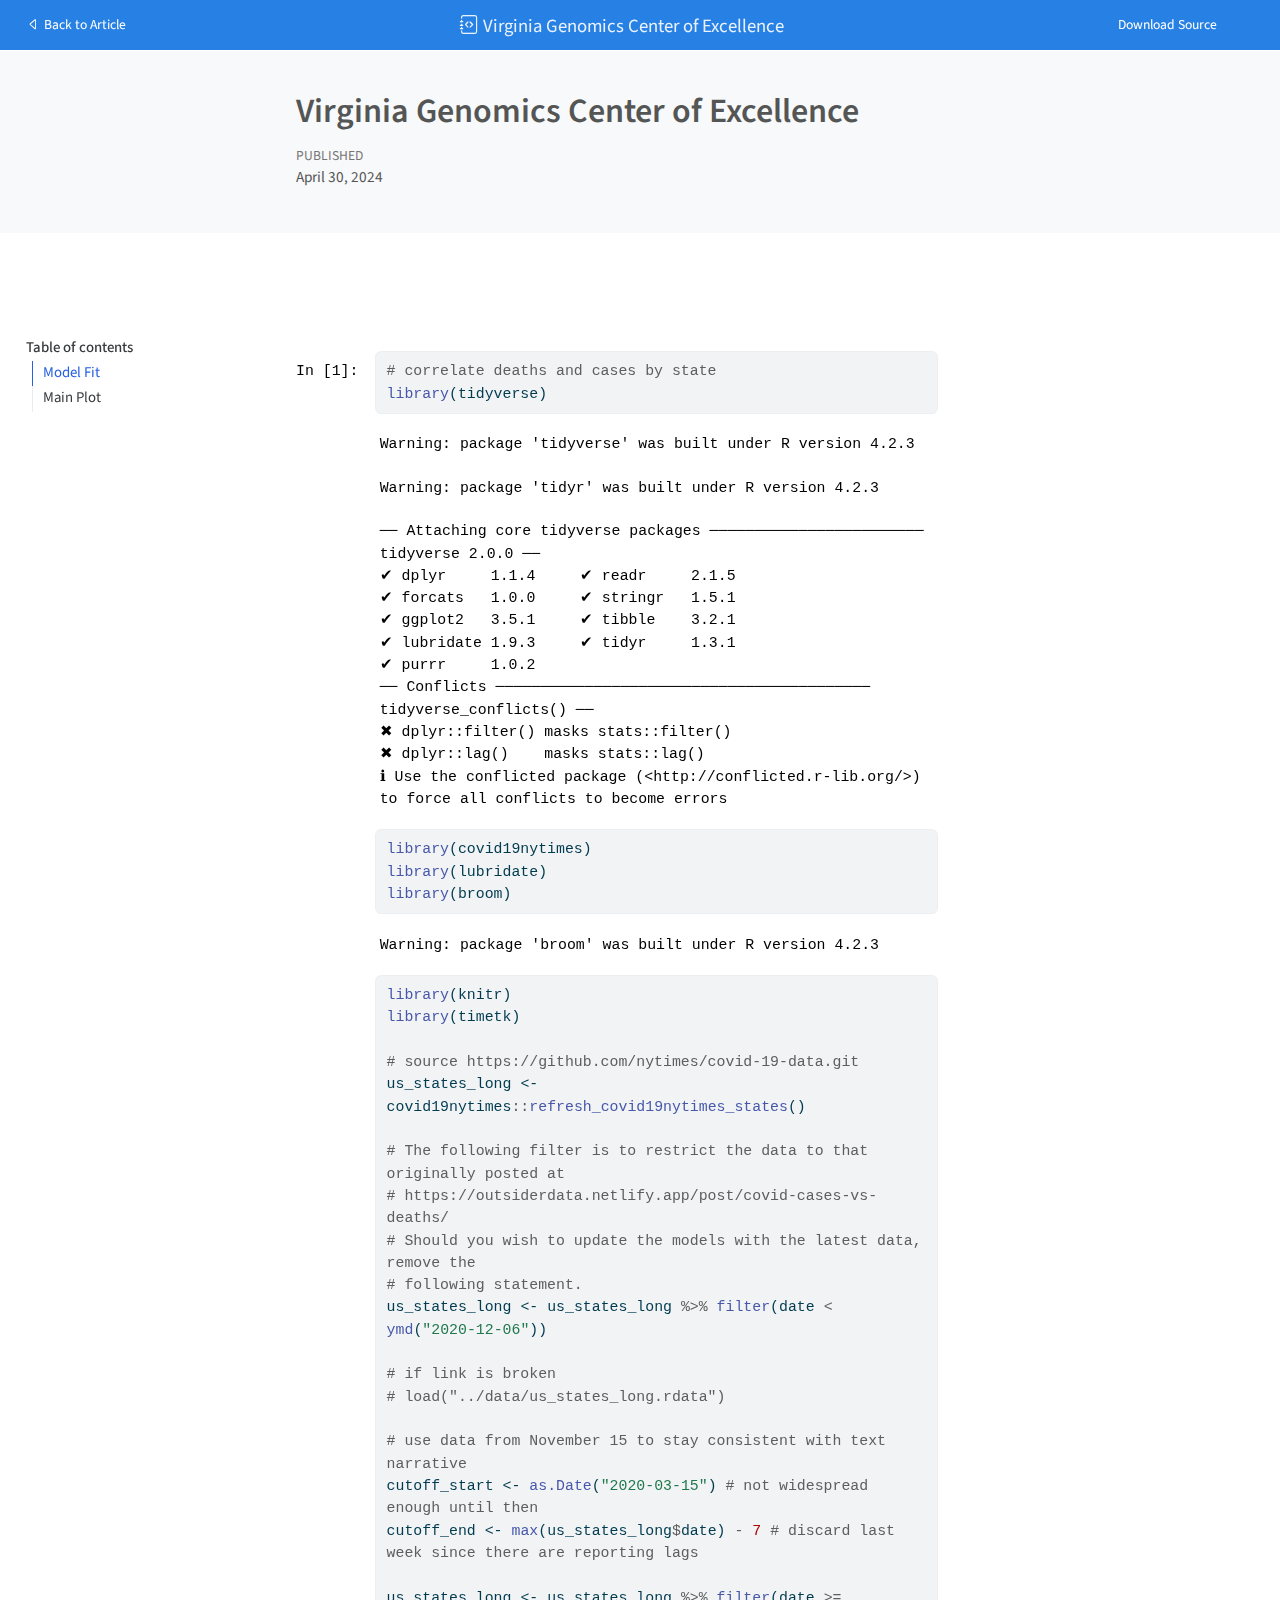
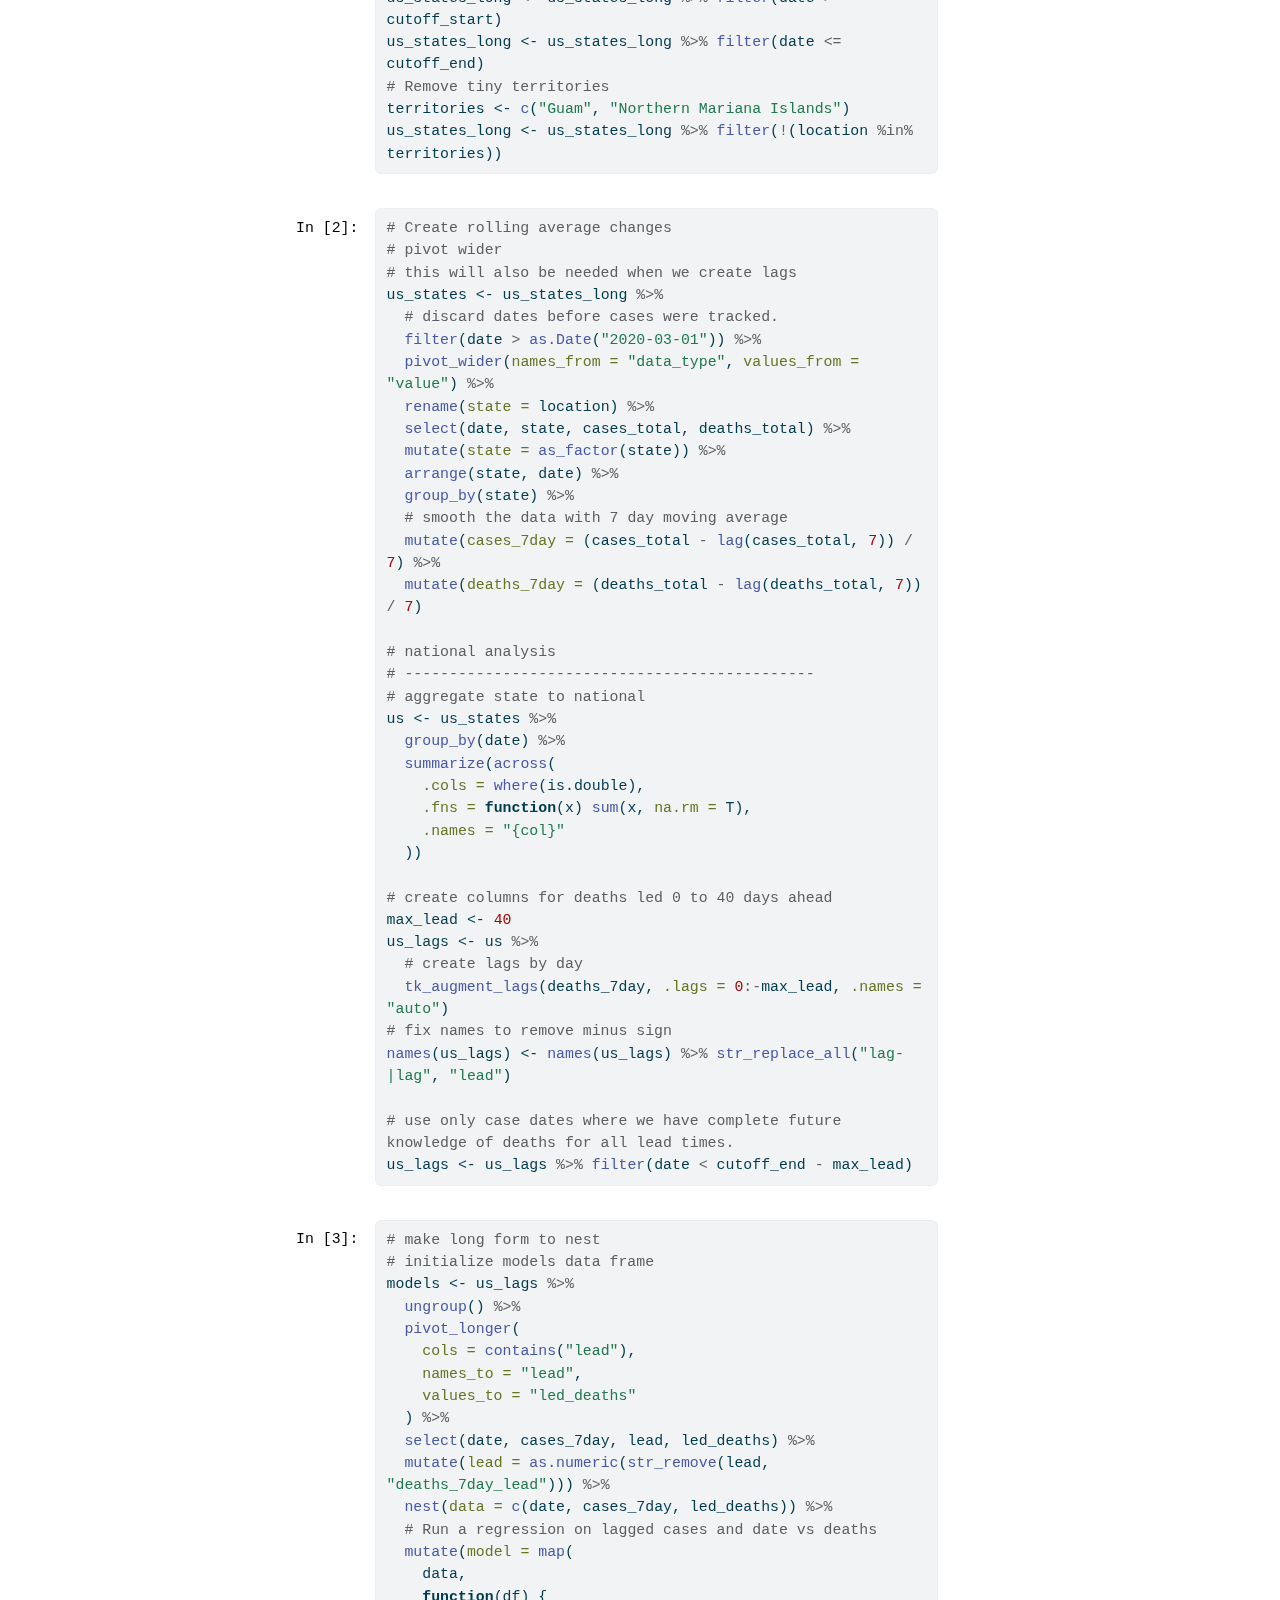
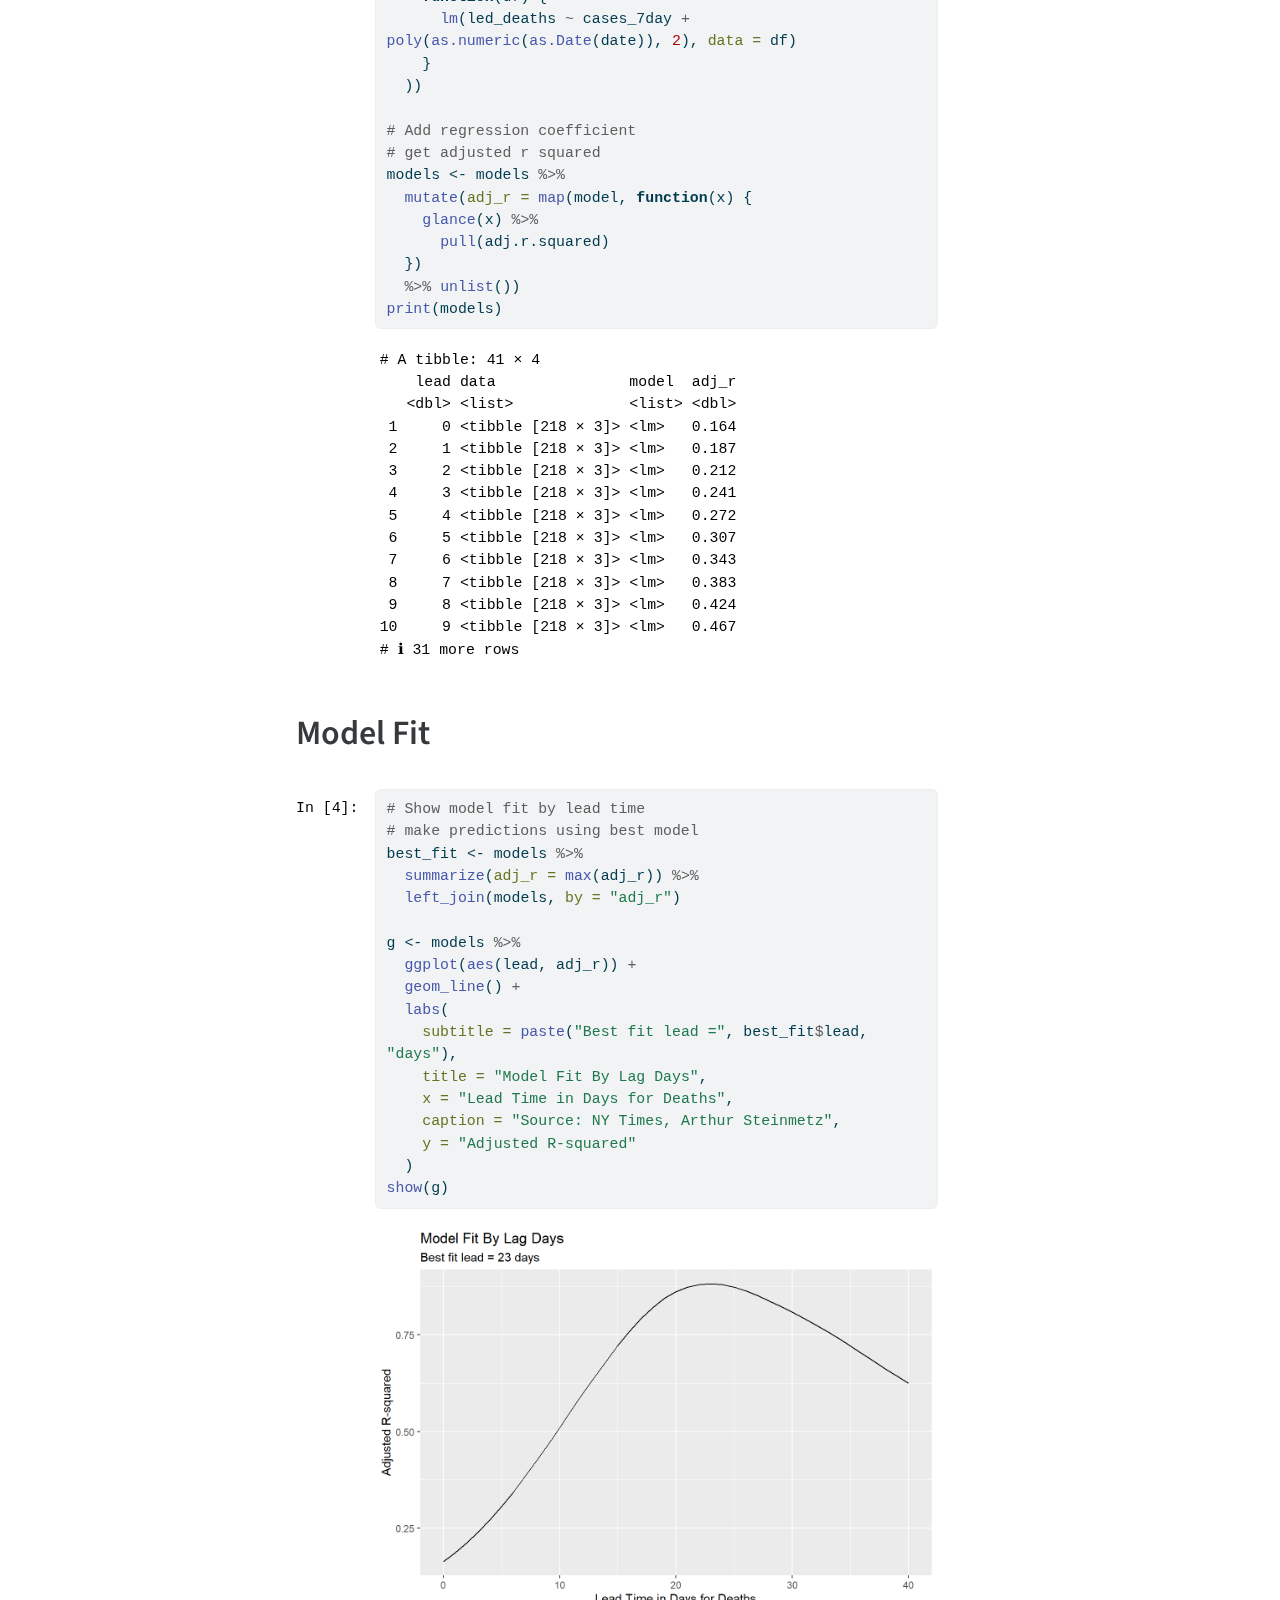
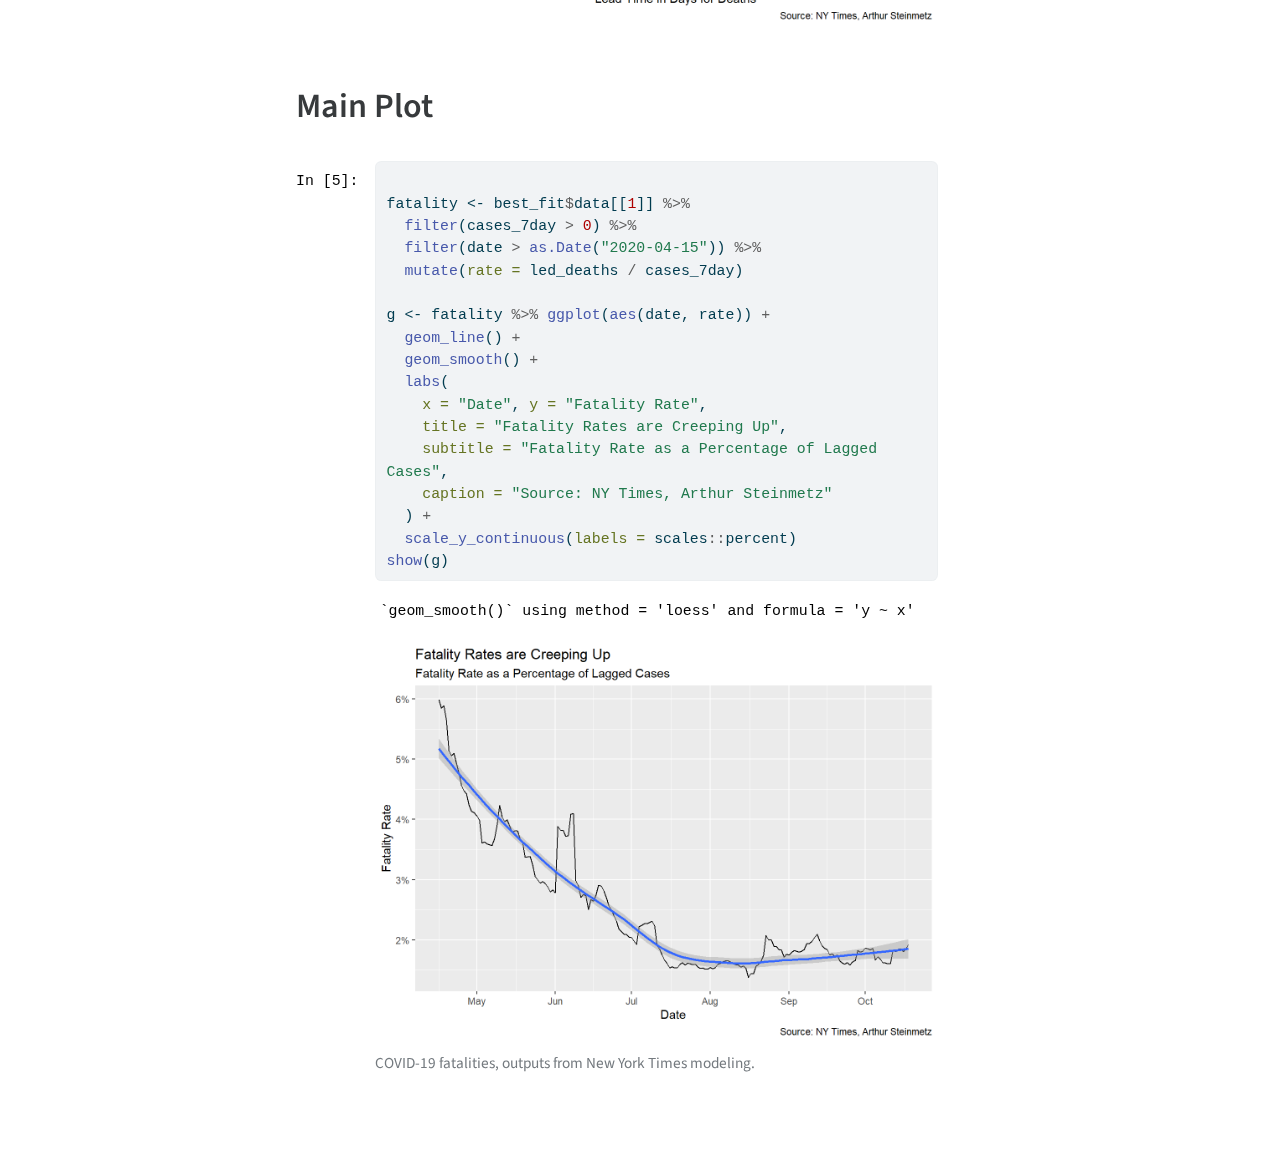
<file: docs/_manuscript/notebooks/vacoe-preview.html>
<!DOCTYPE html>
<html xmlns="http://www.w3.org/1999/xhtml" lang="en" xml:lang="en"><head>
    <meta charset="utf-8">
    <meta name="generator" content="quarto-1.5.22">

    <meta name="viewport" content="width=device-width, initial-scale=1.0, user-scalable=yes">

    <meta name="dcterms.date" content="2024-04-30">

    <title>Virginia Genomics Center of Excellence</title>
    <style>
      code{white-space: pre-wrap;}
      span.smallcaps{font-variant: small-caps;}
      div.columns{display: flex; gap: min(4vw, 1.5em);}
      div.column{flex: auto; overflow-x: auto;}
      div.hanging-indent{margin-left: 1.5em; text-indent: -1.5em;}
      ul.task-list{list-style: none;}
      ul.task-list li input[type="checkbox"] {
        width: 0.8em;
        margin: 0 0.8em 0.2em -1em; /* quarto-specific, see https://github.com/quarto-dev/quarto-cli/issues/4556 */ 
        vertical-align: middle;
      }
      /* CSS for syntax highlighting */
      pre > code.sourceCode { white-space: pre; position: relative; }
      pre > code.sourceCode > span { line-height: 1.25; }
      pre > code.sourceCode > span:empty { height: 1.2em; }
      .sourceCode { overflow: visible; }
      code.sourceCode > span { color: inherit; text-decoration: inherit; }
      div.sourceCode { margin: 1em 0; }
      pre.sourceCode { margin: 0; }
      @media screen {
      div.sourceCode { overflow: auto; }
      }
      @media print {
      pre > code.sourceCode { white-space: pre-wrap; }
      pre > code.sourceCode > span { text-indent: -5em; padding-left: 5em; }
      }
      pre.numberSource code
        { counter-reset: source-line 0; }
      pre.numberSource code > span
        { position: relative; left: -4em; counter-increment: source-line; }
      pre.numberSource code > span > a:first-child::before
        { content: counter(source-line);
          position: relative; left: -1em; text-align: right; vertical-align: baseline;
          border: none; display: inline-block;
          -webkit-touch-callout: none; -webkit-user-select: none;
          -khtml-user-select: none; -moz-user-select: none;
          -ms-user-select: none; user-select: none;
          padding: 0 4px; width: 4em;
        }
      pre.numberSource { margin-left: 3em;  padding-left: 4px; }
      div.sourceCode
        {   }
      @media screen {
      pre > code.sourceCode > span > a:first-child::before { text-decoration: underline; }
      }
    </style>

    <style>
      body.hypothesis-enabled #quarto-embed-header {
        padding-right: 36px;
      }

      #quarto-embed-header {
        height: 3em;
        width: 100%;
        display: flex;
        justify-content: space-between;
        align-items: center;
        border-bottom: solid 1px;
      }

      #quarto-embed-header h6 {
        font-size: 1.1em;
        padding-top: 0.6em;
        margin-left: 1em;
        margin-right: 1em;
        font-weight: 400;
      }

      #quarto-embed-header a.quarto-back-link,
      #quarto-embed-header a.quarto-download-embed {
        font-size: 0.8em;
        margin-top: 1em;
        margin-bottom: 1em;
        margin-left: 1em;
        margin-right: 1em;
      }

      .quarto-back-container {
        padding-left: 0.5em;
        display: flex;
      }

      .headroom {
          will-change: transform;
          transition: transform 200ms linear;
      }

      .headroom--pinned {
          transform: translateY(0%);
      }

      .headroom--unpinned {
          transform: translateY(-100%);
      }      
    </style>

    <script>
    window.document.addEventListener("DOMContentLoaded", function () {

      var header = window.document.querySelector("#quarto-embed-header");
      const titleBannerEl = window.document.querySelector("body > #title-block-header");
      if (titleBannerEl) {
        titleBannerEl.style.paddingTop = header.clientHeight + "px";
      }
      const contentEl = window.document.getElementById('quarto-content');
      for (const child of contentEl.children) {
        child.style.paddingTop = header.clientHeight + "px";
        child.style.marginTop = "1em";
      }

      // Use the article root if the `back` call doesn't work. This isn't perfect
      // but should typically work
      window.quartoBackToArticle = () => {
        var currentUrl = window.location.href;
        window.history.back();
        setTimeout(() => {
            // if location was not changed in 100 ms, then there is no history back
            if(currentUrl === window.location.href){              
                // redirect to site root
                window.location.href = "...html";
            }
        }, 100);
      }

      const headroom = new window.Headroom(header, {
        tolerance: 5,
        onPin: function () {
        },
        onUnpin: function () {
        },
      });
      headroom.init();
    });
    </script>

    
<script src="../site_libs/manuscript-notebook/headroom.min.js"></script>
<script src="../site_libs/clipboard/clipboard.min.js"></script>
<script src="../site_libs/quarto-html/quarto.js"></script>
<script src="../site_libs/quarto-html/popper.min.js"></script>
<script src="../site_libs/quarto-html/tippy.umd.min.js"></script>
<script src="../site_libs/quarto-html/anchor.min.js"></script>
<link href="../site_libs/quarto-html/tippy.css" rel="stylesheet">
<link href="../site_libs/quarto-html/quarto-syntax-highlighting.css" rel="stylesheet" id="quarto-text-highlighting-styles">
<script src="../site_libs/bootstrap/bootstrap.min.js"></script>
<link href="../site_libs/bootstrap/bootstrap-icons.css" rel="stylesheet">
<link href="../site_libs/bootstrap/bootstrap.min.css" rel="stylesheet" id="quarto-bootstrap" data-mode="light">
<script src="../site_libs/quarto-contrib/glightbox/glightbox.min.js"></script>
<link href="../site_libs/quarto-contrib/glightbox/glightbox.min.css" rel="stylesheet">
<link href="../site_libs/quarto-contrib/glightbox/lightbox.css" rel="stylesheet">
     <script async="" src="https://hypothes.is/embed.js"></script>
<script>
  window.document.addEventListener("DOMContentLoaded", function (_event) {
    document.body.classList.add('hypothesis-enabled');
  });
</script>  
      </head>

  <body class="quarto-notebook">
    <div id="quarto-embed-header" class="headroom fixed-top bg-primary">
      
      <a onclick="window.quartoBackToArticle(); return false;" class="btn btn-primary quarto-back-link" href=""><i class="bi bi-caret-left"></i> Back to Article</a>
      <h6><i class="bi bi-journal-code"></i> Virginia Genomics Center of Excellence</h6>

            <a href="../notebooks/vacoe.qmd" class="btn btn-primary quarto-download-embed" download="vacoe.qmd">Download Source</a>
          </div>

     <header id="title-block-header" class="quarto-title-block default toc-left page-columns page-full">
  <div class="quarto-title-banner page-columns page-full">
    <div class="quarto-title column-body">
      <h1 class="title">Virginia Genomics Center of Excellence</h1>
          </div>

    
    <div class="quarto-title-meta-container">
      <div class="quarto-title-meta-column-start">
        
        <div class="quarto-title-meta">

                
                <div>
            <div class="quarto-title-meta-heading">Published</div>
            <div class="quarto-title-meta-contents">
              <p class="date">April 30, 2024</p>
            </div>
          </div>
          
                
              </div>
      </div>
      <div class="quarto-title-meta-column-end quarto-other-formats-target">
      </div>
    </div>



    <div class="quarto-other-links-text-target">
    </div>  </div>
</header><div id="quarto-content" class="page-columns page-rows-contents page-layout-article toc-left">
<div id="quarto-sidebar-toc-left" class="sidebar toc-left">
  <nav id="TOC" role="doc-toc" class="toc-active">
    <h2 id="toc-title">Table of contents</h2>
   
  <ul>
  <li><a href="#model-fit" id="toc-model-fit" class="nav-link active" data-scroll-target="#model-fit">Model Fit</a></li>
  <li><a href="#main-plot" id="toc-main-plot" class="nav-link" data-scroll-target="#main-plot">Main Plot</a></li>
  </ul>
</nav>
</div>
<div id="quarto-margin-sidebar" class="sidebar margin-sidebar zindex-bottom">
</div>
<main class="content quarto-banner-title-block" id="quarto-document-content">      

       <div class="cell-container"><div class="cell-decorator"><pre>In [1]:</pre></div><div class="cell">
<div class="sourceCode cell-code" id="cb1"><pre class="sourceCode r code-with-copy"><code class="sourceCode r"><span id="cb1-1"><a href="#cb1-1" aria-hidden="true" tabindex="-1"></a><span class="co"># correlate deaths and cases by state</span></span>
<span id="cb1-2"><a href="#cb1-2" aria-hidden="true" tabindex="-1"></a><span class="fu">library</span>(tidyverse)</span></code><button title="Copy to Clipboard" class="code-copy-button"><i class="bi"></i></button></pre></div>
<div class="cell-output cell-output-stderr">
<pre><code>Warning: package 'tidyverse' was built under R version 4.2.3</code></pre>
</div>
<div class="cell-output cell-output-stderr">
<pre><code>Warning: package 'tidyr' was built under R version 4.2.3</code></pre>
</div>
<div class="cell-output cell-output-stderr">
<pre><code>── Attaching core tidyverse packages ──────────────────────── tidyverse 2.0.0 ──
✔ dplyr     1.1.4     ✔ readr     2.1.5
✔ forcats   1.0.0     ✔ stringr   1.5.1
✔ ggplot2   3.5.1     ✔ tibble    3.2.1
✔ lubridate 1.9.3     ✔ tidyr     1.3.1
✔ purrr     1.0.2     
── Conflicts ────────────────────────────────────────── tidyverse_conflicts() ──
✖ dplyr::filter() masks stats::filter()
✖ dplyr::lag()    masks stats::lag()
ℹ Use the conflicted package (&lt;http://conflicted.r-lib.org/&gt;) to force all conflicts to become errors</code></pre>
</div>
<div class="sourceCode cell-code" id="cb5"><pre class="sourceCode r code-with-copy"><code class="sourceCode r"><span id="cb5-1"><a href="#cb5-1" aria-hidden="true" tabindex="-1"></a><span class="fu">library</span>(covid19nytimes)</span>
<span id="cb5-2"><a href="#cb5-2" aria-hidden="true" tabindex="-1"></a><span class="fu">library</span>(lubridate)</span>
<span id="cb5-3"><a href="#cb5-3" aria-hidden="true" tabindex="-1"></a><span class="fu">library</span>(broom)</span></code><button title="Copy to Clipboard" class="code-copy-button"><i class="bi"></i></button></pre></div>
<div class="cell-output cell-output-stderr">
<pre><code>Warning: package 'broom' was built under R version 4.2.3</code></pre>
</div>
<div class="sourceCode cell-code" id="cb7"><pre class="sourceCode r code-with-copy"><code class="sourceCode r"><span id="cb7-1"><a href="#cb7-1" aria-hidden="true" tabindex="-1"></a><span class="fu">library</span>(knitr)</span>
<span id="cb7-2"><a href="#cb7-2" aria-hidden="true" tabindex="-1"></a><span class="fu">library</span>(timetk)</span>
<span id="cb7-3"><a href="#cb7-3" aria-hidden="true" tabindex="-1"></a></span>
<span id="cb7-4"><a href="#cb7-4" aria-hidden="true" tabindex="-1"></a><span class="co"># source https://github.com/nytimes/covid-19-data.git</span></span>
<span id="cb7-5"><a href="#cb7-5" aria-hidden="true" tabindex="-1"></a>us_states_long <span class="ot">&lt;-</span> covid19nytimes<span class="sc">::</span><span class="fu">refresh_covid19nytimes_states</span>()</span>
<span id="cb7-6"><a href="#cb7-6" aria-hidden="true" tabindex="-1"></a></span>
<span id="cb7-7"><a href="#cb7-7" aria-hidden="true" tabindex="-1"></a><span class="co"># The following filter is to restrict the data to that originally posted at</span></span>
<span id="cb7-8"><a href="#cb7-8" aria-hidden="true" tabindex="-1"></a><span class="co"># https://outsiderdata.netlify.app/post/covid-cases-vs-deaths/</span></span>
<span id="cb7-9"><a href="#cb7-9" aria-hidden="true" tabindex="-1"></a><span class="co"># Should you wish to update the models with the latest data, remove the</span></span>
<span id="cb7-10"><a href="#cb7-10" aria-hidden="true" tabindex="-1"></a><span class="co"># following statement.</span></span>
<span id="cb7-11"><a href="#cb7-11" aria-hidden="true" tabindex="-1"></a>us_states_long <span class="ot">&lt;-</span> us_states_long <span class="sc">%&gt;%</span> <span class="fu">filter</span>(date <span class="sc">&lt;</span> <span class="fu">ymd</span>(<span class="st">"2020-12-06"</span>))</span>
<span id="cb7-12"><a href="#cb7-12" aria-hidden="true" tabindex="-1"></a></span>
<span id="cb7-13"><a href="#cb7-13" aria-hidden="true" tabindex="-1"></a><span class="co"># if link is broken</span></span>
<span id="cb7-14"><a href="#cb7-14" aria-hidden="true" tabindex="-1"></a><span class="co"># load("../data/us_states_long.rdata")</span></span>
<span id="cb7-15"><a href="#cb7-15" aria-hidden="true" tabindex="-1"></a></span>
<span id="cb7-16"><a href="#cb7-16" aria-hidden="true" tabindex="-1"></a><span class="co"># use data from November 15 to stay consistent with text narrative</span></span>
<span id="cb7-17"><a href="#cb7-17" aria-hidden="true" tabindex="-1"></a>cutoff_start <span class="ot">&lt;-</span> <span class="fu">as.Date</span>(<span class="st">"2020-03-15"</span>) <span class="co"># not widespread enough until then</span></span>
<span id="cb7-18"><a href="#cb7-18" aria-hidden="true" tabindex="-1"></a>cutoff_end <span class="ot">&lt;-</span> <span class="fu">max</span>(us_states_long<span class="sc">$</span>date) <span class="sc">-</span> <span class="dv">7</span> <span class="co"># discard last week since there are reporting lags</span></span>
<span id="cb7-19"><a href="#cb7-19" aria-hidden="true" tabindex="-1"></a></span>
<span id="cb7-20"><a href="#cb7-20" aria-hidden="true" tabindex="-1"></a>us_states_long <span class="ot">&lt;-</span> us_states_long <span class="sc">%&gt;%</span> <span class="fu">filter</span>(date <span class="sc">&gt;=</span> cutoff_start)</span>
<span id="cb7-21"><a href="#cb7-21" aria-hidden="true" tabindex="-1"></a>us_states_long <span class="ot">&lt;-</span> us_states_long <span class="sc">%&gt;%</span> <span class="fu">filter</span>(date <span class="sc">&lt;=</span> cutoff_end)</span>
<span id="cb7-22"><a href="#cb7-22" aria-hidden="true" tabindex="-1"></a><span class="co"># Remove tiny territories</span></span>
<span id="cb7-23"><a href="#cb7-23" aria-hidden="true" tabindex="-1"></a>territories <span class="ot">&lt;-</span> <span class="fu">c</span>(<span class="st">"Guam"</span>, <span class="st">"Northern Mariana Islands"</span>)</span>
<span id="cb7-24"><a href="#cb7-24" aria-hidden="true" tabindex="-1"></a>us_states_long <span class="ot">&lt;-</span> us_states_long <span class="sc">%&gt;%</span> <span class="fu">filter</span>(<span class="sc">!</span>(location <span class="sc">%in%</span> territories))</span></code><button title="Copy to Clipboard" class="code-copy-button"><i class="bi"></i></button></pre></div>
</div></div>
<div class="cell-container"><div class="cell-decorator"><pre>In [2]:</pre></div><div class="cell">
<div class="sourceCode cell-code" id="cb8"><pre class="sourceCode r code-with-copy"><code class="sourceCode r"><span id="cb8-1"><a href="#cb8-1" aria-hidden="true" tabindex="-1"></a><span class="co"># Create rolling average changes</span></span>
<span id="cb8-2"><a href="#cb8-2" aria-hidden="true" tabindex="-1"></a><span class="co"># pivot wider</span></span>
<span id="cb8-3"><a href="#cb8-3" aria-hidden="true" tabindex="-1"></a><span class="co"># this will also be needed when we create lags</span></span>
<span id="cb8-4"><a href="#cb8-4" aria-hidden="true" tabindex="-1"></a>us_states <span class="ot">&lt;-</span> us_states_long <span class="sc">%&gt;%</span></span>
<span id="cb8-5"><a href="#cb8-5" aria-hidden="true" tabindex="-1"></a>  <span class="co"># discard dates before cases were tracked.</span></span>
<span id="cb8-6"><a href="#cb8-6" aria-hidden="true" tabindex="-1"></a>  <span class="fu">filter</span>(date <span class="sc">&gt;</span> <span class="fu">as.Date</span>(<span class="st">"2020-03-01"</span>)) <span class="sc">%&gt;%</span></span>
<span id="cb8-7"><a href="#cb8-7" aria-hidden="true" tabindex="-1"></a>  <span class="fu">pivot_wider</span>(<span class="at">names_from =</span> <span class="st">"data_type"</span>, <span class="at">values_from =</span> <span class="st">"value"</span>) <span class="sc">%&gt;%</span></span>
<span id="cb8-8"><a href="#cb8-8" aria-hidden="true" tabindex="-1"></a>  <span class="fu">rename</span>(<span class="at">state =</span> location) <span class="sc">%&gt;%</span></span>
<span id="cb8-9"><a href="#cb8-9" aria-hidden="true" tabindex="-1"></a>  <span class="fu">select</span>(date, state, cases_total, deaths_total) <span class="sc">%&gt;%</span></span>
<span id="cb8-10"><a href="#cb8-10" aria-hidden="true" tabindex="-1"></a>  <span class="fu">mutate</span>(<span class="at">state =</span> <span class="fu">as_factor</span>(state)) <span class="sc">%&gt;%</span></span>
<span id="cb8-11"><a href="#cb8-11" aria-hidden="true" tabindex="-1"></a>  <span class="fu">arrange</span>(state, date) <span class="sc">%&gt;%</span></span>
<span id="cb8-12"><a href="#cb8-12" aria-hidden="true" tabindex="-1"></a>  <span class="fu">group_by</span>(state) <span class="sc">%&gt;%</span></span>
<span id="cb8-13"><a href="#cb8-13" aria-hidden="true" tabindex="-1"></a>  <span class="co"># smooth the data with 7 day moving average</span></span>
<span id="cb8-14"><a href="#cb8-14" aria-hidden="true" tabindex="-1"></a>  <span class="fu">mutate</span>(<span class="at">cases_7day =</span> (cases_total <span class="sc">-</span> <span class="fu">lag</span>(cases_total, <span class="dv">7</span>)) <span class="sc">/</span> <span class="dv">7</span>) <span class="sc">%&gt;%</span></span>
<span id="cb8-15"><a href="#cb8-15" aria-hidden="true" tabindex="-1"></a>  <span class="fu">mutate</span>(<span class="at">deaths_7day =</span> (deaths_total <span class="sc">-</span> <span class="fu">lag</span>(deaths_total, <span class="dv">7</span>)) <span class="sc">/</span> <span class="dv">7</span>)</span>
<span id="cb8-16"><a href="#cb8-16" aria-hidden="true" tabindex="-1"></a></span>
<span id="cb8-17"><a href="#cb8-17" aria-hidden="true" tabindex="-1"></a><span class="co"># national analysis</span></span>
<span id="cb8-18"><a href="#cb8-18" aria-hidden="true" tabindex="-1"></a><span class="co"># ----------------------------------------------</span></span>
<span id="cb8-19"><a href="#cb8-19" aria-hidden="true" tabindex="-1"></a><span class="co"># aggregate state to national</span></span>
<span id="cb8-20"><a href="#cb8-20" aria-hidden="true" tabindex="-1"></a>us <span class="ot">&lt;-</span> us_states <span class="sc">%&gt;%</span></span>
<span id="cb8-21"><a href="#cb8-21" aria-hidden="true" tabindex="-1"></a>  <span class="fu">group_by</span>(date) <span class="sc">%&gt;%</span></span>
<span id="cb8-22"><a href="#cb8-22" aria-hidden="true" tabindex="-1"></a>  <span class="fu">summarize</span>(<span class="fu">across</span>(</span>
<span id="cb8-23"><a href="#cb8-23" aria-hidden="true" tabindex="-1"></a>    <span class="at">.cols =</span> <span class="fu">where</span>(is.double),</span>
<span id="cb8-24"><a href="#cb8-24" aria-hidden="true" tabindex="-1"></a>    <span class="at">.fns =</span> <span class="cf">function</span>(x) <span class="fu">sum</span>(x, <span class="at">na.rm =</span> T),</span>
<span id="cb8-25"><a href="#cb8-25" aria-hidden="true" tabindex="-1"></a>    <span class="at">.names =</span> <span class="st">"{col}"</span></span>
<span id="cb8-26"><a href="#cb8-26" aria-hidden="true" tabindex="-1"></a>  ))</span>
<span id="cb8-27"><a href="#cb8-27" aria-hidden="true" tabindex="-1"></a></span>
<span id="cb8-28"><a href="#cb8-28" aria-hidden="true" tabindex="-1"></a><span class="co"># create columns for deaths led 0 to 40 days ahead</span></span>
<span id="cb8-29"><a href="#cb8-29" aria-hidden="true" tabindex="-1"></a>max_lead <span class="ot">&lt;-</span> <span class="dv">40</span></span>
<span id="cb8-30"><a href="#cb8-30" aria-hidden="true" tabindex="-1"></a>us_lags <span class="ot">&lt;-</span> us <span class="sc">%&gt;%</span></span>
<span id="cb8-31"><a href="#cb8-31" aria-hidden="true" tabindex="-1"></a>  <span class="co"># create lags by day</span></span>
<span id="cb8-32"><a href="#cb8-32" aria-hidden="true" tabindex="-1"></a>  <span class="fu">tk_augment_lags</span>(deaths_7day, <span class="at">.lags =</span> <span class="dv">0</span><span class="sc">:-</span>max_lead, <span class="at">.names =</span> <span class="st">"auto"</span>)</span>
<span id="cb8-33"><a href="#cb8-33" aria-hidden="true" tabindex="-1"></a><span class="co"># fix names to remove minus sign</span></span>
<span id="cb8-34"><a href="#cb8-34" aria-hidden="true" tabindex="-1"></a><span class="fu">names</span>(us_lags) <span class="ot">&lt;-</span> <span class="fu">names</span>(us_lags) <span class="sc">%&gt;%</span> <span class="fu">str_replace_all</span>(<span class="st">"lag-|lag"</span>, <span class="st">"lead"</span>)</span>
<span id="cb8-35"><a href="#cb8-35" aria-hidden="true" tabindex="-1"></a></span>
<span id="cb8-36"><a href="#cb8-36" aria-hidden="true" tabindex="-1"></a><span class="co"># use only case dates where we have complete future knowledge of deaths for all lead times.</span></span>
<span id="cb8-37"><a href="#cb8-37" aria-hidden="true" tabindex="-1"></a>us_lags <span class="ot">&lt;-</span> us_lags <span class="sc">%&gt;%</span> <span class="fu">filter</span>(date <span class="sc">&lt;</span> cutoff_end <span class="sc">-</span> max_lead)</span></code><button title="Copy to Clipboard" class="code-copy-button"><i class="bi"></i></button></pre></div>
</div></div>
<div class="cell-container"><div class="cell-decorator"><pre>In [3]:</pre></div><div class="cell">
<div class="sourceCode cell-code" id="cb9"><pre class="sourceCode r code-with-copy"><code class="sourceCode r"><span id="cb9-1"><a href="#cb9-1" aria-hidden="true" tabindex="-1"></a><span class="co"># make long form to nest</span></span>
<span id="cb9-2"><a href="#cb9-2" aria-hidden="true" tabindex="-1"></a><span class="co"># initialize models data frame</span></span>
<span id="cb9-3"><a href="#cb9-3" aria-hidden="true" tabindex="-1"></a>models <span class="ot">&lt;-</span> us_lags <span class="sc">%&gt;%</span></span>
<span id="cb9-4"><a href="#cb9-4" aria-hidden="true" tabindex="-1"></a>  <span class="fu">ungroup</span>() <span class="sc">%&gt;%</span></span>
<span id="cb9-5"><a href="#cb9-5" aria-hidden="true" tabindex="-1"></a>  <span class="fu">pivot_longer</span>(</span>
<span id="cb9-6"><a href="#cb9-6" aria-hidden="true" tabindex="-1"></a>    <span class="at">cols =</span> <span class="fu">contains</span>(<span class="st">"lead"</span>),</span>
<span id="cb9-7"><a href="#cb9-7" aria-hidden="true" tabindex="-1"></a>    <span class="at">names_to =</span> <span class="st">"lead"</span>,</span>
<span id="cb9-8"><a href="#cb9-8" aria-hidden="true" tabindex="-1"></a>    <span class="at">values_to =</span> <span class="st">"led_deaths"</span></span>
<span id="cb9-9"><a href="#cb9-9" aria-hidden="true" tabindex="-1"></a>  ) <span class="sc">%&gt;%</span></span>
<span id="cb9-10"><a href="#cb9-10" aria-hidden="true" tabindex="-1"></a>  <span class="fu">select</span>(date, cases_7day, lead, led_deaths) <span class="sc">%&gt;%</span></span>
<span id="cb9-11"><a href="#cb9-11" aria-hidden="true" tabindex="-1"></a>  <span class="fu">mutate</span>(<span class="at">lead =</span> <span class="fu">as.numeric</span>(<span class="fu">str_remove</span>(lead, <span class="st">"deaths_7day_lead"</span>))) <span class="sc">%&gt;%</span></span>
<span id="cb9-12"><a href="#cb9-12" aria-hidden="true" tabindex="-1"></a>  <span class="fu">nest</span>(<span class="at">data =</span> <span class="fu">c</span>(date, cases_7day, led_deaths)) <span class="sc">%&gt;%</span></span>
<span id="cb9-13"><a href="#cb9-13" aria-hidden="true" tabindex="-1"></a>  <span class="co"># Run a regression on lagged cases and date vs deaths</span></span>
<span id="cb9-14"><a href="#cb9-14" aria-hidden="true" tabindex="-1"></a>  <span class="fu">mutate</span>(<span class="at">model =</span> <span class="fu">map</span>(</span>
<span id="cb9-15"><a href="#cb9-15" aria-hidden="true" tabindex="-1"></a>    data,</span>
<span id="cb9-16"><a href="#cb9-16" aria-hidden="true" tabindex="-1"></a>    <span class="cf">function</span>(df) {</span>
<span id="cb9-17"><a href="#cb9-17" aria-hidden="true" tabindex="-1"></a>      <span class="fu">lm</span>(led_deaths <span class="sc">~</span> cases_7day <span class="sc">+</span> <span class="fu">poly</span>(<span class="fu">as.numeric</span>(<span class="fu">as.Date</span>(date)), <span class="dv">2</span>), <span class="at">data =</span> df)</span>
<span id="cb9-18"><a href="#cb9-18" aria-hidden="true" tabindex="-1"></a>    }</span>
<span id="cb9-19"><a href="#cb9-19" aria-hidden="true" tabindex="-1"></a>  ))</span>
<span id="cb9-20"><a href="#cb9-20" aria-hidden="true" tabindex="-1"></a></span>
<span id="cb9-21"><a href="#cb9-21" aria-hidden="true" tabindex="-1"></a><span class="co"># Add regression coefficient</span></span>
<span id="cb9-22"><a href="#cb9-22" aria-hidden="true" tabindex="-1"></a><span class="co"># get adjusted r squared</span></span>
<span id="cb9-23"><a href="#cb9-23" aria-hidden="true" tabindex="-1"></a>models <span class="ot">&lt;-</span> models <span class="sc">%&gt;%</span></span>
<span id="cb9-24"><a href="#cb9-24" aria-hidden="true" tabindex="-1"></a>  <span class="fu">mutate</span>(<span class="at">adj_r =</span> <span class="fu">map</span>(model, <span class="cf">function</span>(x) {</span>
<span id="cb9-25"><a href="#cb9-25" aria-hidden="true" tabindex="-1"></a>    <span class="fu">glance</span>(x) <span class="sc">%&gt;%</span></span>
<span id="cb9-26"><a href="#cb9-26" aria-hidden="true" tabindex="-1"></a>      <span class="fu">pull</span>(adj.r.squared)</span>
<span id="cb9-27"><a href="#cb9-27" aria-hidden="true" tabindex="-1"></a>  })</span>
<span id="cb9-28"><a href="#cb9-28" aria-hidden="true" tabindex="-1"></a>  <span class="sc">%&gt;%</span> <span class="fu">unlist</span>())</span>
<span id="cb9-29"><a href="#cb9-29" aria-hidden="true" tabindex="-1"></a><span class="fu">print</span>(models)</span></code><button title="Copy to Clipboard" class="code-copy-button"><i class="bi"></i></button></pre></div>
<div class="cell-output cell-output-stdout">
<pre><code># A tibble: 41 × 4
    lead data               model  adj_r
   &lt;dbl&gt; &lt;list&gt;             &lt;list&gt; &lt;dbl&gt;
 1     0 &lt;tibble [218 × 3]&gt; &lt;lm&gt;   0.164
 2     1 &lt;tibble [218 × 3]&gt; &lt;lm&gt;   0.187
 3     2 &lt;tibble [218 × 3]&gt; &lt;lm&gt;   0.212
 4     3 &lt;tibble [218 × 3]&gt; &lt;lm&gt;   0.241
 5     4 &lt;tibble [218 × 3]&gt; &lt;lm&gt;   0.272
 6     5 &lt;tibble [218 × 3]&gt; &lt;lm&gt;   0.307
 7     6 &lt;tibble [218 × 3]&gt; &lt;lm&gt;   0.343
 8     7 &lt;tibble [218 × 3]&gt; &lt;lm&gt;   0.383
 9     8 &lt;tibble [218 × 3]&gt; &lt;lm&gt;   0.424
10     9 &lt;tibble [218 × 3]&gt; &lt;lm&gt;   0.467
# ℹ 31 more rows</code></pre>
</div>
</div></div>
<section id="model-fit" class="level1">
<h1>Model Fit</h1>
<div class="cell-container"><div class="cell-decorator"><pre>In [4]:</pre></div><div class="cell">
<div class="sourceCode cell-code" id="cb11"><pre class="sourceCode r code-with-copy"><code class="sourceCode r"><span id="cb11-1"><a href="#cb11-1" aria-hidden="true" tabindex="-1"></a><span class="co"># Show model fit by lead time</span></span>
<span id="cb11-2"><a href="#cb11-2" aria-hidden="true" tabindex="-1"></a><span class="co"># make predictions using best model</span></span>
<span id="cb11-3"><a href="#cb11-3" aria-hidden="true" tabindex="-1"></a>best_fit <span class="ot">&lt;-</span> models <span class="sc">%&gt;%</span></span>
<span id="cb11-4"><a href="#cb11-4" aria-hidden="true" tabindex="-1"></a>  <span class="fu">summarize</span>(<span class="at">adj_r =</span> <span class="fu">max</span>(adj_r)) <span class="sc">%&gt;%</span></span>
<span id="cb11-5"><a href="#cb11-5" aria-hidden="true" tabindex="-1"></a>  <span class="fu">left_join</span>(models, <span class="at">by =</span> <span class="st">"adj_r"</span>)</span>
<span id="cb11-6"><a href="#cb11-6" aria-hidden="true" tabindex="-1"></a></span>
<span id="cb11-7"><a href="#cb11-7" aria-hidden="true" tabindex="-1"></a>g <span class="ot">&lt;-</span> models <span class="sc">%&gt;%</span></span>
<span id="cb11-8"><a href="#cb11-8" aria-hidden="true" tabindex="-1"></a>  <span class="fu">ggplot</span>(<span class="fu">aes</span>(lead, adj_r)) <span class="sc">+</span></span>
<span id="cb11-9"><a href="#cb11-9" aria-hidden="true" tabindex="-1"></a>  <span class="fu">geom_line</span>() <span class="sc">+</span></span>
<span id="cb11-10"><a href="#cb11-10" aria-hidden="true" tabindex="-1"></a>  <span class="fu">labs</span>(</span>
<span id="cb11-11"><a href="#cb11-11" aria-hidden="true" tabindex="-1"></a>    <span class="at">subtitle =</span> <span class="fu">paste</span>(<span class="st">"Best fit lead ="</span>, best_fit<span class="sc">$</span>lead, <span class="st">"days"</span>),</span>
<span id="cb11-12"><a href="#cb11-12" aria-hidden="true" tabindex="-1"></a>    <span class="at">title =</span> <span class="st">"Model Fit By Lag Days"</span>,</span>
<span id="cb11-13"><a href="#cb11-13" aria-hidden="true" tabindex="-1"></a>    <span class="at">x =</span> <span class="st">"Lead Time in Days for Deaths"</span>,</span>
<span id="cb11-14"><a href="#cb11-14" aria-hidden="true" tabindex="-1"></a>    <span class="at">caption =</span> <span class="st">"Source: NY Times, Arthur Steinmetz"</span>,</span>
<span id="cb11-15"><a href="#cb11-15" aria-hidden="true" tabindex="-1"></a>    <span class="at">y =</span> <span class="st">"Adjusted R-squared"</span></span>
<span id="cb11-16"><a href="#cb11-16" aria-hidden="true" tabindex="-1"></a>  )</span>
<span id="cb11-17"><a href="#cb11-17" aria-hidden="true" tabindex="-1"></a><span class="fu">show</span>(g)</span></code><button title="Copy to Clipboard" class="code-copy-button"><i class="bi"></i></button></pre></div>
<div class="cell-output-display">
<div class="">
<figure class="figure">
<p class=""><a href="vacoe_files/figure-html/unnamed-chunk-4-1.png" class="lightbox" data-gallery="quarto-lightbox-gallery-1"><img src="vacoe_files/figure-html/unnamed-chunk-4-1.png" class="img-fluid figure-img" width="672"></a></p>
</figure>
</div>
</div>
</div></div>
</section>
<section id="main-plot" class="level1">
<h1>Main Plot</h1>
<div class="cell-container"><div class="cell-decorator"><pre>In [5]:</pre></div><div id="cell-fig-fatality-plot" class="cell">
<div class="sourceCode cell-code" id="cb12"><pre class="sourceCode r code-with-copy"><code class="sourceCode r"><span id="cb12-1"><a href="#cb12-1" aria-hidden="true" tabindex="-1"></a></span>
<span id="cb12-2"><a href="#cb12-2" aria-hidden="true" tabindex="-1"></a>fatality <span class="ot">&lt;-</span> best_fit<span class="sc">$</span>data[[<span class="dv">1</span>]] <span class="sc">%&gt;%</span></span>
<span id="cb12-3"><a href="#cb12-3" aria-hidden="true" tabindex="-1"></a>  <span class="fu">filter</span>(cases_7day <span class="sc">&gt;</span> <span class="dv">0</span>) <span class="sc">%&gt;%</span></span>
<span id="cb12-4"><a href="#cb12-4" aria-hidden="true" tabindex="-1"></a>  <span class="fu">filter</span>(date <span class="sc">&gt;</span> <span class="fu">as.Date</span>(<span class="st">"2020-04-15"</span>)) <span class="sc">%&gt;%</span></span>
<span id="cb12-5"><a href="#cb12-5" aria-hidden="true" tabindex="-1"></a>  <span class="fu">mutate</span>(<span class="at">rate =</span> led_deaths <span class="sc">/</span> cases_7day)</span>
<span id="cb12-6"><a href="#cb12-6" aria-hidden="true" tabindex="-1"></a></span>
<span id="cb12-7"><a href="#cb12-7" aria-hidden="true" tabindex="-1"></a>g <span class="ot">&lt;-</span> fatality <span class="sc">%&gt;%</span> <span class="fu">ggplot</span>(<span class="fu">aes</span>(date, rate)) <span class="sc">+</span></span>
<span id="cb12-8"><a href="#cb12-8" aria-hidden="true" tabindex="-1"></a>  <span class="fu">geom_line</span>() <span class="sc">+</span></span>
<span id="cb12-9"><a href="#cb12-9" aria-hidden="true" tabindex="-1"></a>  <span class="fu">geom_smooth</span>() <span class="sc">+</span></span>
<span id="cb12-10"><a href="#cb12-10" aria-hidden="true" tabindex="-1"></a>  <span class="fu">labs</span>(</span>
<span id="cb12-11"><a href="#cb12-11" aria-hidden="true" tabindex="-1"></a>    <span class="at">x =</span> <span class="st">"Date"</span>, <span class="at">y =</span> <span class="st">"Fatality Rate"</span>,</span>
<span id="cb12-12"><a href="#cb12-12" aria-hidden="true" tabindex="-1"></a>    <span class="at">title =</span> <span class="st">"Fatality Rates are Creeping Up"</span>,</span>
<span id="cb12-13"><a href="#cb12-13" aria-hidden="true" tabindex="-1"></a>    <span class="at">subtitle =</span> <span class="st">"Fatality Rate as a Percentage of Lagged Cases"</span>,</span>
<span id="cb12-14"><a href="#cb12-14" aria-hidden="true" tabindex="-1"></a>    <span class="at">caption =</span> <span class="st">"Source: NY Times, Arthur Steinmetz"</span></span>
<span id="cb12-15"><a href="#cb12-15" aria-hidden="true" tabindex="-1"></a>  ) <span class="sc">+</span></span>
<span id="cb12-16"><a href="#cb12-16" aria-hidden="true" tabindex="-1"></a>  <span class="fu">scale_y_continuous</span>(<span class="at">labels =</span> scales<span class="sc">::</span>percent)</span>
<span id="cb12-17"><a href="#cb12-17" aria-hidden="true" tabindex="-1"></a><span class="fu">show</span>(g)</span></code><button title="Copy to Clipboard" class="code-copy-button"><i class="bi"></i></button></pre></div>
<div class="cell-output cell-output-stderr">
<pre><code>`geom_smooth()` using method = 'loess' and formula = 'y ~ x'</code></pre>
</div>
<div class="cell-output-display">
<div id="fig-fatality-plot" class="quarto-figure quarto-figure-center quarto-float anchored">
<figure class="quarto-float quarto-float-fig figure">
<div aria-describedby="fig-fatality-plot-caption-0ceaefa1-69ba-4598-a22c-09a6ac19f8ca" class="">
<a href="vacoe_files/figure-html/fig-fatality-plot-1.png" class="lightbox" data-gallery="quarto-lightbox-gallery-2" title="COVID-19 fatalities, outputs from New York Times modeling."><img src="vacoe_files/figure-html/fig-fatality-plot-1.png" class="img-fluid figure-img" width="672"></a>
</div>
<figcaption class="quarto-float-caption-bottom quarto-float-caption quarto-float-fig" id="fig-fatality-plot-caption-0ceaefa1-69ba-4598-a22c-09a6ac19f8ca">
COVID-19 fatalities, outputs from New York Times modeling.
</figcaption>
</figure>
</div>
</div>
</div></div>
</section>
     </main>
<!-- /main column -->  <script id="quarto-html-after-body" type="application/javascript">
window.document.addEventListener("DOMContentLoaded", function (event) {
  const toggleBodyColorMode = (bsSheetEl) => {
    const mode = bsSheetEl.getAttribute("data-mode");
    const bodyEl = window.document.querySelector("body");
    if (mode === "dark") {
      bodyEl.classList.add("quarto-dark");
      bodyEl.classList.remove("quarto-light");
    } else {
      bodyEl.classList.add("quarto-light");
      bodyEl.classList.remove("quarto-dark");
    }
  }
  const toggleBodyColorPrimary = () => {
    const bsSheetEl = window.document.querySelector("link#quarto-bootstrap");
    if (bsSheetEl) {
      toggleBodyColorMode(bsSheetEl);
    }
  }
  toggleBodyColorPrimary();  
  const icon = "";
  const anchorJS = new window.AnchorJS();
  anchorJS.options = {
    placement: 'right',
    icon: icon
  };
  anchorJS.add('.anchored');
  const isCodeAnnotation = (el) => {
    for (const clz of el.classList) {
      if (clz.startsWith('code-annotation-')) {                     
        return true;
      }
    }
    return false;
  }
  const clipboard = new window.ClipboardJS('.code-copy-button', {
    text: function(trigger) {
      const codeEl = trigger.previousElementSibling.cloneNode(true);
      for (const childEl of codeEl.children) {
        if (isCodeAnnotation(childEl)) {
          childEl.remove();
        }
      }
      return codeEl.innerText;
    }
  });
  clipboard.on('success', function(e) {
    // button target
    const button = e.trigger;
    // don't keep focus
    button.blur();
    // flash "checked"
    button.classList.add('code-copy-button-checked');
    var currentTitle = button.getAttribute("title");
    button.setAttribute("title", "Copied!");
    let tooltip;
    if (window.bootstrap) {
      button.setAttribute("data-bs-toggle", "tooltip");
      button.setAttribute("data-bs-placement", "left");
      button.setAttribute("data-bs-title", "Copied!");
      tooltip = new bootstrap.Tooltip(button, 
        { trigger: "manual", 
          customClass: "code-copy-button-tooltip",
          offset: [0, -8]});
      tooltip.show();    
    }
    setTimeout(function() {
      if (tooltip) {
        tooltip.hide();
        button.removeAttribute("data-bs-title");
        button.removeAttribute("data-bs-toggle");
        button.removeAttribute("data-bs-placement");
      }
      button.setAttribute("title", currentTitle);
      button.classList.remove('code-copy-button-checked');
    }, 1000);
    // clear code selection
    e.clearSelection();
  });
    var localhostRegex = new RegExp(/^(?:http|https):\/\/localhost\:?[0-9]*\//);
    var mailtoRegex = new RegExp(/^mailto:/);
      var filterRegex = new RegExp('/' + window.location.host + '/');
    var isInternal = (href) => {
        return filterRegex.test(href) || localhostRegex.test(href) || mailtoRegex.test(href);
    }
    // Inspect non-navigation links and adorn them if external
 	var links = window.document.querySelectorAll('a[href]:not(.nav-link):not(.navbar-brand):not(.toc-action):not(.sidebar-link):not(.sidebar-item-toggle):not(.pagination-link):not(.no-external):not([aria-hidden]):not(.dropdown-item):not(.quarto-navigation-tool)');
    for (var i=0; i<links.length; i++) {
      const link = links[i];
      if (!isInternal(link.href)) {
        // undo the damage that might have been done by quarto-nav.js in the case of
        // links that we want to consider external
        if (link.dataset.originalHref !== undefined) {
          link.href = link.dataset.originalHref;
        }
      }
    }
  function tippyHover(el, contentFn, onTriggerFn, onUntriggerFn) {
    const config = {
      allowHTML: true,
      maxWidth: 500,
      delay: 100,
      arrow: false,
      appendTo: function(el) {
          return el.parentElement;
      },
      interactive: true,
      interactiveBorder: 10,
      theme: 'quarto',
      placement: 'bottom-start',
    };
    if (contentFn) {
      config.content = contentFn;
    }
    if (onTriggerFn) {
      config.onTrigger = onTriggerFn;
    }
    if (onUntriggerFn) {
      config.onUntrigger = onUntriggerFn;
    }
    window.tippy(el, config); 
  }
  const noterefs = window.document.querySelectorAll('a[role="doc-noteref"]');
  for (var i=0; i<noterefs.length; i++) {
    const ref = noterefs[i];
    tippyHover(ref, function() {
      // use id or data attribute instead here
      let href = ref.getAttribute('data-footnote-href') || ref.getAttribute('href');
      try { href = new URL(href).hash; } catch {}
      const id = href.replace(/^#\/?/, "");
      const note = window.document.getElementById(id);
      if (note) {
        return note.innerHTML;
      } else {
        return "";
      }
    });
  }
  const xrefs = window.document.querySelectorAll('a.quarto-xref');
  const processXRef = (id, note) => {
    // Strip column container classes
    const stripColumnClz = (el) => {
      el.classList.remove("page-full", "page-columns");
      if (el.children) {
        for (const child of el.children) {
          stripColumnClz(child);
        }
      }
    }
    stripColumnClz(note)
    if (id === null || id.startsWith('sec-')) {
      // Special case sections, only their first couple elements
      const container = document.createElement("div");
      if (note.children && note.children.length > 2) {
        container.appendChild(note.children[0].cloneNode(true));
        for (let i = 1; i < note.children.length; i++) {
          const child = note.children[i];
          if (child.tagName === "P" && child.innerText === "") {
            continue;
          } else {
            container.appendChild(child.cloneNode(true));
            break;
          }
        }
        if (window.Quarto?.typesetMath) {
          window.Quarto.typesetMath(container);
        }
        return container.innerHTML
      } else {
        if (window.Quarto?.typesetMath) {
          window.Quarto.typesetMath(note);
        }
        return note.innerHTML;
      }
    } else {
      // Remove any anchor links if they are present
      const anchorLink = note.querySelector('a.anchorjs-link');
      if (anchorLink) {
        anchorLink.remove();
      }
      if (window.Quarto?.typesetMath) {
        window.Quarto.typesetMath(note);
      }
      // TODO in 1.5, we should make sure this works without a callout special case
      if (note.classList.contains("callout")) {
        return note.outerHTML;
      } else {
        return note.innerHTML;
      }
    }
  }
  for (var i=0; i<xrefs.length; i++) {
    const xref = xrefs[i];
    tippyHover(xref, undefined, function(instance) {
      instance.disable();
      let url = xref.getAttribute('href');
      let hash = undefined; 
      if (url.startsWith('#')) {
        hash = url;
      } else {
        try { hash = new URL(url).hash; } catch {}
      }
      if (hash) {
        const id = hash.replace(/^#\/?/, "");
        const note = window.document.getElementById(id);
        if (note !== null) {
          try {
            const html = processXRef(id, note.cloneNode(true));
            instance.setContent(html);
          } finally {
            instance.enable();
            instance.show();
          }
        } else {
          // See if we can fetch this
          fetch(url.split('#')[0])
          .then(res => res.text())
          .then(html => {
            const parser = new DOMParser();
            const htmlDoc = parser.parseFromString(html, "text/html");
            const note = htmlDoc.getElementById(id);
            if (note !== null) {
              const html = processXRef(id, note);
              instance.setContent(html);
            } 
          }).finally(() => {
            instance.enable();
            instance.show();
          });
        }
      } else {
        // See if we can fetch a full url (with no hash to target)
        // This is a special case and we should probably do some content thinning / targeting
        fetch(url)
        .then(res => res.text())
        .then(html => {
          const parser = new DOMParser();
          const htmlDoc = parser.parseFromString(html, "text/html");
          const note = htmlDoc.querySelector('main.content');
          if (note !== null) {
            // This should only happen for chapter cross references
            // (since there is no id in the URL)
            // remove the first header
            if (note.children.length > 0 && note.children[0].tagName === "HEADER") {
              note.children[0].remove();
            }
            const html = processXRef(null, note);
            instance.setContent(html);
          } 
        }).finally(() => {
          instance.enable();
          instance.show();
        });
      }
    }, function(instance) {
    });
  }
      let selectedAnnoteEl;
      const selectorForAnnotation = ( cell, annotation) => {
        let cellAttr = 'data-code-cell="' + cell + '"';
        let lineAttr = 'data-code-annotation="' +  annotation + '"';
        const selector = 'span[' + cellAttr + '][' + lineAttr + ']';
        return selector;
      }
      const selectCodeLines = (annoteEl) => {
        const doc = window.document;
        const targetCell = annoteEl.getAttribute("data-target-cell");
        const targetAnnotation = annoteEl.getAttribute("data-target-annotation");
        const annoteSpan = window.document.querySelector(selectorForAnnotation(targetCell, targetAnnotation));
        const lines = annoteSpan.getAttribute("data-code-lines").split(",");
        const lineIds = lines.map((line) => {
          return targetCell + "-" + line;
        })
        let top = null;
        let height = null;
        let parent = null;
        if (lineIds.length > 0) {
            //compute the position of the single el (top and bottom and make a div)
            const el = window.document.getElementById(lineIds[0]);
            top = el.offsetTop;
            height = el.offsetHeight;
            parent = el.parentElement.parentElement;
          if (lineIds.length > 1) {
            const lastEl = window.document.getElementById(lineIds[lineIds.length - 1]);
            const bottom = lastEl.offsetTop + lastEl.offsetHeight;
            height = bottom - top;
          }
          if (top !== null && height !== null && parent !== null) {
            // cook up a div (if necessary) and position it 
            let div = window.document.getElementById("code-annotation-line-highlight");
            if (div === null) {
              div = window.document.createElement("div");
              div.setAttribute("id", "code-annotation-line-highlight");
              div.style.position = 'absolute';
              parent.appendChild(div);
            }
            div.style.top = top - 2 + "px";
            div.style.height = height + 4 + "px";
            div.style.left = 0;
            let gutterDiv = window.document.getElementById("code-annotation-line-highlight-gutter");
            if (gutterDiv === null) {
              gutterDiv = window.document.createElement("div");
              gutterDiv.setAttribute("id", "code-annotation-line-highlight-gutter");
              gutterDiv.style.position = 'absolute';
              const codeCell = window.document.getElementById(targetCell);
              const gutter = codeCell.querySelector('.code-annotation-gutter');
              gutter.appendChild(gutterDiv);
            }
            gutterDiv.style.top = top - 2 + "px";
            gutterDiv.style.height = height + 4 + "px";
          }
          selectedAnnoteEl = annoteEl;
        }
      };
      const unselectCodeLines = () => {
        const elementsIds = ["code-annotation-line-highlight", "code-annotation-line-highlight-gutter"];
        elementsIds.forEach((elId) => {
          const div = window.document.getElementById(elId);
          if (div) {
            div.remove();
          }
        });
        selectedAnnoteEl = undefined;
      };
        // Handle positioning of the toggle
    window.addEventListener(
      "resize",
      throttle(() => {
        elRect = undefined;
        if (selectedAnnoteEl) {
          selectCodeLines(selectedAnnoteEl);
        }
      }, 10)
    );
    function throttle(fn, ms) {
    let throttle = false;
    let timer;
      return (...args) => {
        if(!throttle) { // first call gets through
            fn.apply(this, args);
            throttle = true;
        } else { // all the others get throttled
            if(timer) clearTimeout(timer); // cancel #2
            timer = setTimeout(() => {
              fn.apply(this, args);
              timer = throttle = false;
            }, ms);
        }
      };
    }
      // Attach click handler to the DT
      const annoteDls = window.document.querySelectorAll('dt[data-target-cell]');
      for (const annoteDlNode of annoteDls) {
        annoteDlNode.addEventListener('click', (event) => {
          const clickedEl = event.target;
          if (clickedEl !== selectedAnnoteEl) {
            unselectCodeLines();
            const activeEl = window.document.querySelector('dt[data-target-cell].code-annotation-active');
            if (activeEl) {
              activeEl.classList.remove('code-annotation-active');
            }
            selectCodeLines(clickedEl);
            clickedEl.classList.add('code-annotation-active');
          } else {
            // Unselect the line
            unselectCodeLines();
            clickedEl.classList.remove('code-annotation-active');
          }
        });
      }
  const findCites = (el) => {
    const parentEl = el.parentElement;
    if (parentEl) {
      const cites = parentEl.dataset.cites;
      if (cites) {
        return {
          el,
          cites: cites.split(' ')
        };
      } else {
        return findCites(el.parentElement)
      }
    } else {
      return undefined;
    }
  };
  var bibliorefs = window.document.querySelectorAll('a[role="doc-biblioref"]');
  for (var i=0; i<bibliorefs.length; i++) {
    const ref = bibliorefs[i];
    const citeInfo = findCites(ref);
    if (citeInfo) {
      tippyHover(citeInfo.el, function() {
        var popup = window.document.createElement('div');
        citeInfo.cites.forEach(function(cite) {
          var citeDiv = window.document.createElement('div');
          citeDiv.classList.add('hanging-indent');
          citeDiv.classList.add('csl-entry');
          var biblioDiv = window.document.getElementById('ref-' + cite);
          if (biblioDiv) {
            citeDiv.innerHTML = biblioDiv.innerHTML;
          }
          popup.appendChild(citeDiv);
        });
        return popup.innerHTML;
      });
    }
  }
});
</script>  </div> <!-- /content -->  <script>var lightboxQuarto = GLightbox({"descPosition":"bottom","closeEffect":"zoom","openEffect":"zoom","selector":".lightbox","loop":false});
window.onload = () => {
  lightboxQuarto.on('slide_before_load', (data) => {
    const { slideIndex, slideNode, slideConfig, player, trigger } = data;
    const href = trigger.getAttribute('href');
    if (href !== null) {
      const imgEl = window.document.querySelector(`a[href="${href}"] img`);
      if (imgEl !== null) {
        const srcAttr = imgEl.getAttribute("src");
        if (srcAttr && srcAttr.startsWith("data:")) {
          slideConfig.href = srcAttr;
        }
      }
    } 
  });

  lightboxQuarto.on('slide_after_load', (data) => {
    const { slideIndex, slideNode, slideConfig, player, trigger } = data;
    if (window.Quarto?.typesetMath) {
      window.Quarto.typesetMath(slideNode);
    }
  });

};
          </script> 
  
</body></html>
</file>
<file: site_libs/quarto-html/tippy.css>
.tippy-box[data-animation=fade][data-state=hidden]{opacity:0}[data-tippy-root]{max-width:calc(100vw - 10px)}.tippy-box{position:relative;background-color:#333;color:#fff;border-radius:4px;font-size:14px;line-height:1.4;white-space:normal;outline:0;transition-property:transform,visibility,opacity}.tippy-box[data-placement^=top]>.tippy-arrow{bottom:0}.tippy-box[data-placement^=top]>.tippy-arrow:before{bottom:-7px;left:0;border-width:8px 8px 0;border-top-color:initial;transform-origin:center top}.tippy-box[data-placement^=bottom]>.tippy-arrow{top:0}.tippy-box[data-placement^=bottom]>.tippy-arrow:before{top:-7px;left:0;border-width:0 8px 8px;border-bottom-color:initial;transform-origin:center bottom}.tippy-box[data-placement^=left]>.tippy-arrow{right:0}.tippy-box[data-placement^=left]>.tippy-arrow:before{border-width:8px 0 8px 8px;border-left-color:initial;right:-7px;transform-origin:center left}.tippy-box[data-placement^=right]>.tippy-arrow{left:0}.tippy-box[data-placement^=right]>.tippy-arrow:before{left:-7px;border-width:8px 8px 8px 0;border-right-color:initial;transform-origin:center right}.tippy-box[data-inertia][data-state=visible]{transition-timing-function:cubic-bezier(.54,1.5,.38,1.11)}.tippy-arrow{width:16px;height:16px;color:#333}.tippy-arrow:before{content:"";position:absolute;border-color:transparent;border-style:solid}.tippy-content{position:relative;padding:5px 9px;z-index:1}
</file>
<file: site_libs/quarto-html/quarto-syntax-highlighting.css>
/* quarto syntax highlight colors */
:root {
  --quarto-hl-ot-color: #003B4F;
  --quarto-hl-at-color: #657422;
  --quarto-hl-ss-color: #20794D;
  --quarto-hl-an-color: #5E5E5E;
  --quarto-hl-fu-color: #4758AB;
  --quarto-hl-st-color: #20794D;
  --quarto-hl-cf-color: #003B4F;
  --quarto-hl-op-color: #5E5E5E;
  --quarto-hl-er-color: #AD0000;
  --quarto-hl-bn-color: #AD0000;
  --quarto-hl-al-color: #AD0000;
  --quarto-hl-va-color: #111111;
  --quarto-hl-bu-color: inherit;
  --quarto-hl-ex-color: inherit;
  --quarto-hl-pp-color: #AD0000;
  --quarto-hl-in-color: #5E5E5E;
  --quarto-hl-vs-color: #20794D;
  --quarto-hl-wa-color: #5E5E5E;
  --quarto-hl-do-color: #5E5E5E;
  --quarto-hl-im-color: #00769E;
  --quarto-hl-ch-color: #20794D;
  --quarto-hl-dt-color: #AD0000;
  --quarto-hl-fl-color: #AD0000;
  --quarto-hl-co-color: #5E5E5E;
  --quarto-hl-cv-color: #5E5E5E;
  --quarto-hl-cn-color: #8f5902;
  --quarto-hl-sc-color: #5E5E5E;
  --quarto-hl-dv-color: #AD0000;
  --quarto-hl-kw-color: #003B4F;
}

/* other quarto variables */
:root {
  --quarto-font-monospace: SFMono-Regular, Menlo, Monaco, Consolas, "Liberation Mono", "Courier New", monospace;
}

pre > code.sourceCode > span {
  color: #003B4F;
}

code span {
  color: #003B4F;
}

code.sourceCode > span {
  color: #003B4F;
}

div.sourceCode,
div.sourceCode pre.sourceCode {
  color: #003B4F;
}

code span.ot {
  color: #003B4F;
  font-style: inherit;
}

code span.at {
  color: #657422;
  font-style: inherit;
}

code span.ss {
  color: #20794D;
  font-style: inherit;
}

code span.an {
  color: #5E5E5E;
  font-style: inherit;
}

code span.fu {
  color: #4758AB;
  font-style: inherit;
}

code span.st {
  color: #20794D;
  font-style: inherit;
}

code span.cf {
  color: #003B4F;
  font-weight: bold;
  font-style: inherit;
}

code span.op {
  color: #5E5E5E;
  font-style: inherit;
}

code span.er {
  color: #AD0000;
  font-style: inherit;
}

code span.bn {
  color: #AD0000;
  font-style: inherit;
}

code span.al {
  color: #AD0000;
  font-style: inherit;
}

code span.va {
  color: #111111;
  font-style: inherit;
}

code span.bu {
  font-style: inherit;
}

code span.ex {
  font-style: inherit;
}

code span.pp {
  color: #AD0000;
  font-style: inherit;
}

code span.in {
  color: #5E5E5E;
  font-style: inherit;
}

code span.vs {
  color: #20794D;
  font-style: inherit;
}

code span.wa {
  color: #5E5E5E;
  font-style: italic;
}

code span.do {
  color: #5E5E5E;
  font-style: italic;
}

code span.im {
  color: #00769E;
  font-style: inherit;
}

code span.ch {
  color: #20794D;
  font-style: inherit;
}

code span.dt {
  color: #AD0000;
  font-style: inherit;
}

code span.fl {
  color: #AD0000;
  font-style: inherit;
}

code span.co {
  color: #5E5E5E;
  font-style: inherit;
}

code span.cv {
  color: #5E5E5E;
  font-style: italic;
}

code span.cn {
  color: #8f5902;
  font-style: inherit;
}

code span.sc {
  color: #5E5E5E;
  font-style: inherit;
}

code span.dv {
  color: #AD0000;
  font-style: inherit;
}

code span.kw {
  color: #003B4F;
  font-weight: bold;
  font-style: inherit;
}

.prevent-inlining {
  content: "</";
}

/*# sourceMappingURL=debc5d5d77c3f9108843748ff7464032.css.map */
</file>
<file: docs/_manuscript/site_libs/quarto-html/tippy.css>
.tippy-box[data-animation=fade][data-state=hidden]{opacity:0}[data-tippy-root]{max-width:calc(100vw - 10px)}.tippy-box{position:relative;background-color:#333;color:#fff;border-radius:4px;font-size:14px;line-height:1.4;white-space:normal;outline:0;transition-property:transform,visibility,opacity}.tippy-box[data-placement^=top]>.tippy-arrow{bottom:0}.tippy-box[data-placement^=top]>.tippy-arrow:before{bottom:-7px;left:0;border-width:8px 8px 0;border-top-color:initial;transform-origin:center top}.tippy-box[data-placement^=bottom]>.tippy-arrow{top:0}.tippy-box[data-placement^=bottom]>.tippy-arrow:before{top:-7px;left:0;border-width:0 8px 8px;border-bottom-color:initial;transform-origin:center bottom}.tippy-box[data-placement^=left]>.tippy-arrow{right:0}.tippy-box[data-placement^=left]>.tippy-arrow:before{border-width:8px 0 8px 8px;border-left-color:initial;right:-7px;transform-origin:center left}.tippy-box[data-placement^=right]>.tippy-arrow{left:0}.tippy-box[data-placement^=right]>.tippy-arrow:before{left:-7px;border-width:8px 8px 8px 0;border-right-color:initial;transform-origin:center right}.tippy-box[data-inertia][data-state=visible]{transition-timing-function:cubic-bezier(.54,1.5,.38,1.11)}.tippy-arrow{width:16px;height:16px;color:#333}.tippy-arrow:before{content:"";position:absolute;border-color:transparent;border-style:solid}.tippy-content{position:relative;padding:5px 9px;z-index:1}
</file>
<file: docs/_manuscript/site_libs/quarto-html/quarto-syntax-highlighting.css>
/* quarto syntax highlight colors */
:root {
  --quarto-hl-ot-color: #003B4F;
  --quarto-hl-at-color: #657422;
  --quarto-hl-ss-color: #20794D;
  --quarto-hl-an-color: #5E5E5E;
  --quarto-hl-fu-color: #4758AB;
  --quarto-hl-st-color: #20794D;
  --quarto-hl-cf-color: #003B4F;
  --quarto-hl-op-color: #5E5E5E;
  --quarto-hl-er-color: #AD0000;
  --quarto-hl-bn-color: #AD0000;
  --quarto-hl-al-color: #AD0000;
  --quarto-hl-va-color: #111111;
  --quarto-hl-bu-color: inherit;
  --quarto-hl-ex-color: inherit;
  --quarto-hl-pp-color: #AD0000;
  --quarto-hl-in-color: #5E5E5E;
  --quarto-hl-vs-color: #20794D;
  --quarto-hl-wa-color: #5E5E5E;
  --quarto-hl-do-color: #5E5E5E;
  --quarto-hl-im-color: #00769E;
  --quarto-hl-ch-color: #20794D;
  --quarto-hl-dt-color: #AD0000;
  --quarto-hl-fl-color: #AD0000;
  --quarto-hl-co-color: #5E5E5E;
  --quarto-hl-cv-color: #5E5E5E;
  --quarto-hl-cn-color: #8f5902;
  --quarto-hl-sc-color: #5E5E5E;
  --quarto-hl-dv-color: #AD0000;
  --quarto-hl-kw-color: #003B4F;
}

/* other quarto variables */
:root {
  --quarto-font-monospace: SFMono-Regular, Menlo, Monaco, Consolas, "Liberation Mono", "Courier New", monospace;
}

pre > code.sourceCode > span {
  color: #003B4F;
}

code span {
  color: #003B4F;
}

code.sourceCode > span {
  color: #003B4F;
}

div.sourceCode,
div.sourceCode pre.sourceCode {
  color: #003B4F;
}

code span.ot {
  color: #003B4F;
  font-style: inherit;
}

code span.at {
  color: #657422;
  font-style: inherit;
}

code span.ss {
  color: #20794D;
  font-style: inherit;
}

code span.an {
  color: #5E5E5E;
  font-style: inherit;
}

code span.fu {
  color: #4758AB;
  font-style: inherit;
}

code span.st {
  color: #20794D;
  font-style: inherit;
}

code span.cf {
  color: #003B4F;
  font-weight: bold;
  font-style: inherit;
}

code span.op {
  color: #5E5E5E;
  font-style: inherit;
}

code span.er {
  color: #AD0000;
  font-style: inherit;
}

code span.bn {
  color: #AD0000;
  font-style: inherit;
}

code span.al {
  color: #AD0000;
  font-style: inherit;
}

code span.va {
  color: #111111;
  font-style: inherit;
}

code span.bu {
  font-style: inherit;
}

code span.ex {
  font-style: inherit;
}

code span.pp {
  color: #AD0000;
  font-style: inherit;
}

code span.in {
  color: #5E5E5E;
  font-style: inherit;
}

code span.vs {
  color: #20794D;
  font-style: inherit;
}

code span.wa {
  color: #5E5E5E;
  font-style: italic;
}

code span.do {
  color: #5E5E5E;
  font-style: italic;
}

code span.im {
  color: #00769E;
  font-style: inherit;
}

code span.ch {
  color: #20794D;
  font-style: inherit;
}

code span.dt {
  color: #AD0000;
  font-style: inherit;
}

code span.fl {
  color: #AD0000;
  font-style: inherit;
}

code span.co {
  color: #5E5E5E;
  font-style: inherit;
}

code span.cv {
  color: #5E5E5E;
  font-style: italic;
}

code span.cn {
  color: #8f5902;
  font-style: inherit;
}

code span.sc {
  color: #5E5E5E;
  font-style: inherit;
}

code span.dv {
  color: #AD0000;
  font-style: inherit;
}

code span.kw {
  color: #003B4F;
  font-weight: bold;
  font-style: inherit;
}

.prevent-inlining {
  content: "</";
}

/*# sourceMappingURL=debc5d5d77c3f9108843748ff7464032.css.map */
</file>
